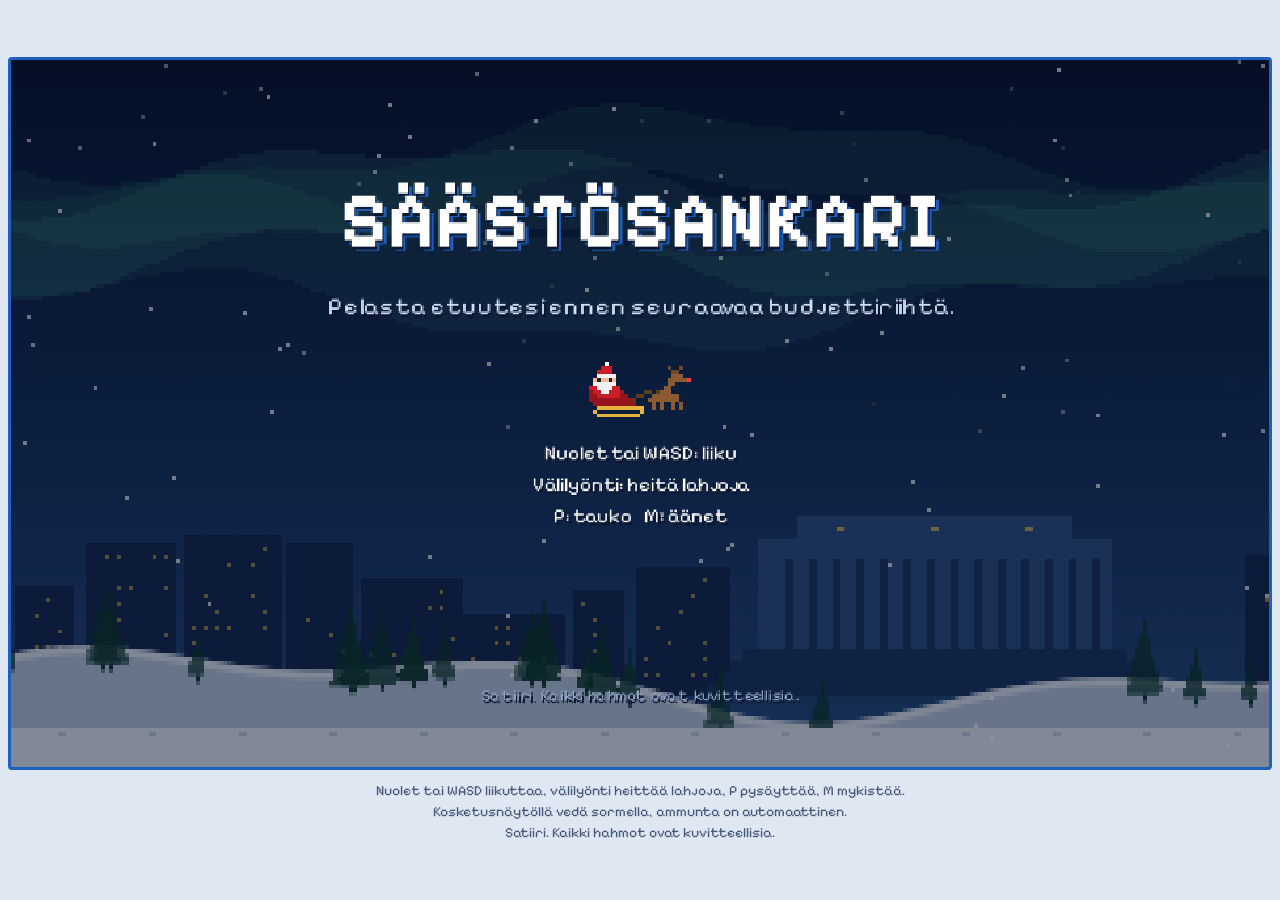
<file: Games/Game1/index.html>
<!doctype html>
<html lang="fi">
<head>
<meta charset="utf-8">
<meta name="viewport" content="width=device-width, initial-scale=1, viewport-fit=cover">
<title>Säästösankari</title>
<link rel="preconnect" href="https://fonts.googleapis.com">
<link rel="preconnect" href="https://fonts.gstatic.com" crossorigin>
<link href="https://fonts.googleapis.com/css2?family=Pixelify+Sans:wght@400;700&display=swap" rel="stylesheet">
<style>
:root{
  --bg:#dfe7f2; --ink:#10203f; --muted:#45597a; --frame:#1f5fbf;
  box-sizing:border-box;
  padding-top:env(safe-area-inset-top,0px);
  padding-bottom:env(safe-area-inset-bottom,0px);
}
@media (prefers-color-scheme: dark){
  :root:not([data-theme="light"]){ --bg:#060f20; --ink:#e8eef7; --muted:#8fa3c2; --frame:#1d3b6b; }
}
:root[data-theme="dark"]{ --bg:#060f20; --ink:#e8eef7; --muted:#8fa3c2; --frame:#1d3b6b; }
*,*::before,*::after{box-sizing:inherit}
html{height:100%; scroll-padding-top:env(safe-area-inset-top,0px)}
body{
  margin:0; height:100%; background:var(--bg); color:var(--ink);
  font-family:"Pixelify Sans", ui-monospace, "Courier New", monospace;
  display:flex; flex-direction:column; align-items:center; justify-content:center;
  gap:10px; overflow:hidden;
}
#wrap{
  width:min(calc(100vw - 16px), calc((100vh - 90px) * 16 / 9));
  aspect-ratio:16/9;
}
canvas{
  width:100%; height:100%; display:block;
  image-rendering:pixelated; image-rendering:crisp-edges;
  border:3px solid var(--frame); border-radius:4px;
  touch-action:none; background:#0b1a3a;
}
canvas:focus-visible{outline:3px solid #ffd34d; outline-offset:3px}
.note{margin:0; font-size:14px; line-height:1.5; color:var(--muted); text-align:center; max-width:70ch; padding:0 12px}
</style>
</head>
<body>
<div id="wrap"><canvas id="c" tabindex="0" aria-label="Säästösankari-peli"></canvas></div>
<p class="note">Nuolet tai WASD liikuttaa, välilyönti heittää lahjoja, P pysäyttää, M mykistää. Kosketusnäytöllä vedä sormella, ammunta on automaattinen.<br>Satiiri. Kaikki hahmot ovat kuvitteellisia.</p>

<script>
(() => {
const cv = document.getElementById('c'), ctx = cv.getContext('2d');
const W = 320, H = 180, S = 3;
cv.width = W * S; cv.height = H * S;
ctx.imageSmoothingEnabled = false;

const FONT = '"Pixelify Sans", ui-monospace, "Courier New", monospace';
const C = {
  roof:'#2a2f45', wall:'#a8352b', trim:'#f2f2ea', win:'#ffd34d', door:'#5a3420',
  nose:'#2f6fd6', chim:'#6b6f80', ski:'#9aa6b8', red:'#d0202f', redD:'#8c1220',
  ink:'#1a1a22', paper:'#f4f6fb', line:'#9fb0c8', yel:'#ffcf3a', crust:'#c9893f',
  egg:'#ffd96a', blue:'#1f5fbf', coffee:'#6b3d1e', grey:'#8a8f9c'
};

// ---------- sprites ----------
function spr(rows, pal){
  const w = Math.max(...rows.map(r => r.length)), h = rows.length;
  const c = document.createElement('canvas'); c.width = w; c.height = h;
  const x = c.getContext('2d');
  rows.forEach((r, j) => [...r.padEnd(w, '.')].forEach((ch, i) => {
    if (ch !== '.' && pal[ch]) { x.fillStyle = pal[ch]; x.fillRect(i, j, 1, 1); }
  }));
  return c;
}
const SP = {
  player: spr([
    "....w.....................",
    "...RRR..............B..B..",
    "..RRRR...............BB...",
    "..WWWWW..............NNN..",
    ".fkffkf.............NNNNNr",
    ".WWWWWW.............NN....",
    "RRWWWWRR...........NN.....",
    "dRRWWRRRd.....ll.lNNN.....",
    "ddRRRRRRdd..ll..NNNNNNN...",
    "dddddddddddl...NNNNNNNN...",
    ".ddddddddddd....N.N..N.N..",
    "..GGGGGGGGGGGG..N.N..N.N..",
    ".G...........G............",
    "..GGGGGGGGGGG.............",
  ], {w:'#ffffff', R:'#c81e28', W:'#f0f0f0', f:'#f0be96', k:C.ink, d:'#96141e', G:'#e6b43c', B:'#6e4628', N:'#8c5a32', r:'#ff3c3c', l:'#5a3c1e'}),
  alv: spr([
    "....YYYY....",
    "..YYYYYYYY..",
    ".YYYYYYYYYY.",
    ".YYYYYYYYYY.",
    "YYYYYYYYYYYY",
    "YYYYYYYYYYYY",
    "YYYYYYYYYYYY",
    "YYYYYYYYYYYY",
    ".YYYYYYYYYY.",
    ".YYYYYYYYYY.",
    "..YYYYYYYY..",
    "....YYYY....",
  ], {Y:C.yel}),
  plane: spr([
    "ss.........rrrr",
    "hss........r..r",
    "..hss.....rrrrr",
    "....hss..rr....",
    "......kkk......",
    "....hss..rr....",
    "..hss.....rrrrr",
    "hss........r..r",
    "ss.........rrrr",
  ], {s:'#c7ced9', h:'#f0f4fa', k:C.ink, r:C.red}),
  planeShut: spr([
    "...............",
    "...........rrrr",
    "...........r..r",
    "hhhhhhhs..rrrrr",
    ".sssssskkkr....",
    "hhhhhhhs..rrrrr",
    "...........r..r",
    "...........rrrr",
    "...............",
  ], {s:'#c7ced9', h:'#f0f4fa', k:C.ink, r:C.red}),
  loco: spr([
    "......wwwwwwwwwwwwwwwwww",
    "....wwwwwwwwwwwwwwwwwwww",
    "..wwbbbbwwwwwwwwwwwwwwww",
    ".wwbbbbbwwwyywwyywwyywww",
    "wwwwwwwwwwwyywwyywwyywww",
    "wwwwwwwwwwwwwwwwwwwwwwww",
    "gggggggggggggggggggggggg",
    "wwwwwwwwwwwwwwwwwwwwwwww",
    "wwwwwwwwwwwwwwwwwwwwwwww",
    ".kkkkkkkkkkkkkkkkkkkkkkk",
    "..kkk.kkk.......kkk.kkk.",
    "...k...k.........k...k..",
  ], {w:'#f2f4f0', b:'#1e325a', y:C.win, g:'#289650', k:'#1e1e26'}),
  car: spr([
    "wwwwwwwwwwwwwwwwwwwwww",
    "wwwwwwwwwwwwwwwwwwwwww",
    "wwwwwwwwwwwwwwwwwwwwww",
    "wwyywwyywwyywwyywwyyww",
    "wwyywwyywwyywwyywwyyww",
    "wwwwwwwwwwwwwwwwwwwwww",
    "gggggggggggggggggggggg",
    "wwwwwwwwwwwwwwwwwwwwww",
    "wwwwwwwwwwwwwwwwwwwwww",
    "kkkkkkkkkkkkkkkkkkkkkk",
    ".kkk.kkk......kkk.kkk.",
    "..k...k........k...k..",
  ], {w:'#f2f4f0', y:C.win, g:'#289650', k:'#1e1e26'}),
  minister: spr([
    "....HHHHHH....",
    "...HHHHHHHH...",
    "...HHffffHH...",
    "..fglkgglkgf..",
    "...ffffffff...",
    "...fffmmfff...",
    "....ffffff....",
    ".....ffff.....",
    ".....ffff.....",
    "...SSwrrwSS...",
    "..SSSwrrwSSS..",
    ".SSSSSrrSSSSS.",
    "SSSSSSrrSSSSSS",
    "fSSSSSrrSSSSSf",
    "fSSSSSSSSSSSSf",
    "..SSSSSSSSSS..",
    "..SSSSSSSSSS..",
    "..SSSS..SSSS..",
    "..SSSS..SSSS..",
    "..SSSS..SSSS..",
    "..kkkk..kkkk..",
  ], {H:'#4a3426', f:'#e2b48c', k:C.ink, m:'#8c3232', S:'#343a4e', w:C.trim, r:C.red, g:'#1e1e28', l:'#c8e1f5'}),
  gullA: spr([
    "....gg....gg..",
    ".....gg..gg...",
    "......gggg....",
    ".ywewwwwwwwk..",
    "..wwwwwwwwwwkk",
    "..............",
    "..............",
  ], {g:'#9aa3b5', w:'#f4f6fb', y:'#ffb43a', e:C.ink, k:'#2a2a30'}),
  gullB: spr([
    "..............",
    "..............",
    "..............",
    ".ywewwwwwwwk..",
    "..wwwwwwwwwwkk",
    ".....gggg.....",
    "....gg..gg....",
  ], {g:'#9aa3b5', w:'#f4f6fb', y:'#ffb43a', e:C.ink, k:'#2a2a30'}),
  letter: spr([
    "wwwwwwwwwwww",
    "wbwwwwwwwwbw",
    "wwbwwwwwwbww",
    "wwwbwwwwbwww",
    "wwwwbRRbwwww",
    "wwwwwRRwwwww",
    "wwwwwwwwwwww",
    "wwwwwwwwwwww",
  ], {w:'#f4efe2', b:'#9fb0c8', R:C.red}),
  miniPlane: spr([
    "ww....",
    "rwww..",
    ".wgwww",
    "rwww..",
    "ww....",
  ], {w:'#f4f6fb', g:'#9fb0c8', r:'#ff4f7a'}),
  form: spr([
    "wwwwwwww..",
    "wggggggww.",
    "wwwwwwwwww",
    "wggggwwwww",
    "wwwwwwwwww",
    "wgggggggww",
    "wwwwwwwwww",
    "wggggggwww",
    "wwwwwwwwww",
    "wwwwwwRRRw",
    "wwwwwwRwRw",
    "wwwwwwwwww",
  ], {w:C.paper, g:C.line, R:C.red}),
  salmiakki: spr([
    "...kk...",
    "..kKKk..",
    ".kKKKKk.",
    "kKKKKKKk",
    "kKKKKKKk",
    ".kKKKKk.",
    "..kKKk..",
    "...kk...",
  ], {k:C.grey, K:'#111'}),
  kahvi: spr([
    "..s.s...",
    ".s.s....",
    "wwwwww..",
    "wbbbbwww",
    "wbbbbw.w",
    "wbbbbwww",
    ".wwww...",
    "wwwwwww.",
  ], {s:'#c9d2e0', w:C.trim, b:C.coffee}),
  piirakka: spr([
    "........",
    ".pppppp.",
    "ppoooopp",
    "poooooop",
    "ppoooopp",
    ".pppppp.",
  ], {p:C.crust, o:C.egg}),
  sisu: spr([
    "wwwwwwww",
    "wwBBwwww",
    "BBBBBBBB",
    "BBBBBBBB",
    "wwBBwwww",
    "wwBBwwww",
    ".wBBwww.",
    "..wwww..",
  ], {w:C.trim, B:C.blue}),
};

// ---------- backgrounds ----------
function rng(seed){ return () => { seed |= 0; seed = seed + 0x6D2B79F5 | 0; let t = Math.imul(seed ^ seed >>> 15, 1 | seed); t = t + Math.imul(t ^ t >>> 7, 61 | t) ^ t; return ((t ^ t >>> 14) >>> 0) / 4294967296; }; }
function makeSkyline(){
  const c = document.createElement('canvas'); c.width = 480; c.height = 70;
  const x = c.getContext('2d'), r = rng(7);
  let px = 0;
  while (px < 480) {
    const w = 10 + r() * 22 | 0, h = 12 + r() * 30 | 0;
    if (px > 180 && px < 310) { px += w; continue; }
    x.fillStyle = '#132a52'; x.fillRect(px, 70 - h, w, h);
    x.fillStyle = 'rgba(255,211,77,.55)';
    for (let yy = 70 - h + 3; yy < 68; yy += 4)
      for (let xx = px + 2; xx < px + w - 2; xx += 3) if (r() < .25) x.fillRect(xx, yy, 1, 1);
    px += w + (r() * 4 | 0);
  }
  // A columned parliament-style building on a hill
  const bx = 200;
  x.fillStyle = '#1c3766';
  for (let s = 0; s < 4; s++) x.fillRect(bx - 4 - s * 3, 58 + s * 3, 98 + s * 6, 3);
  x.fillStyle = '#2d4f88'; x.fillRect(bx, 30, 90, 28); x.fillRect(bx + 10, 24, 70, 6);
  x.fillStyle = '#1c3766'; for (let i = 0; i < 14; i++) x.fillRect(bx + 7 + i * 6, 35, 2, 23);
  x.fillStyle = 'rgba(255,211,77,.7)'; x.fillRect(bx + 20, 27, 2, 1); x.fillRect(bx + 44, 27, 2, 1); x.fillRect(bx + 68, 27, 2, 1);
  return c;
}
function makeHills(){
  const c = document.createElement('canvas'); c.width = 640; c.height = 60;
  const x = c.getContext('2d'), r = rng(42);
  const top = [];
  for (let i = 0; i < 640; i++) {
    const h = 20 + Math.sin(i / 640 * Math.PI * 4) * 7 + Math.sin(i / 640 * Math.PI * 10) * 4;
    top[i] = 60 - h;
    x.fillStyle = '#b9cbe3'; x.fillRect(i, top[i], 1, h);
    x.fillStyle = '#e4edf8'; x.fillRect(i, top[i], 1, 2);
  }
  x.fillStyle = '#0e3a30';
  for (let n = 0; n < 34; n++) {
    const tx = r() * 640 | 0, th = 10 + r() * 12 | 0, base = top[tx] + 4;
    for (const ox of [0, -640, 640]) {
      for (let row = 0; row < th; row++) {
        const w = Math.max(1, Math.round(row * 0.55 * (row % 3 === 0 ? 0.8 : 1)));
        x.fillRect(tx + ox - (w >> 1), base - th + row, w, 1);
      }
      x.fillRect(tx + ox, base, 1, 2);
    }
  }
  return c;
}
function makeFarShore(){
  const c = document.createElement('canvas'); c.width = 480; c.height = 30;
  const x = c.getContext('2d');
  x.fillStyle = '#3d2f55';
  for (let i = 0; i < 480; i++) {
    const h = 9 + Math.sin(i / 480 * Math.PI * 6) * 3 + Math.sin(i / 480 * Math.PI * 16) * 2 + ((i % 7) < 3 ? 2 : 0) + ((i % 13) === 0 ? 3 : 0);
    x.fillRect(i, 30 - h, 1, h);
  }
  return c;
}
function makeIslands(){
  const c = document.createElement('canvas'); c.width = 640; c.height = 52;
  const x = c.getContext('2d'), r = rng(23);
  const isl = [[70, 70, 12], [250, 110, 15], [430, 60, 10], [560, 80, 13]];
  isl.forEach(([cx, w, rh], idx) => {
    for (let dx = -w / 2; dx <= w / 2; dx++) {
      const hh = Math.round(Math.sqrt(Math.max(0, 1 - (dx / (w / 2)) ** 2)) * rh);
      x.fillStyle = '#6e5b6f'; x.fillRect(cx + dx, 52 - hh, 1, hh);
      x.fillStyle = '#9a8090'; x.fillRect(cx + dx, 52 - hh, 1, 1);
    }
    x.fillStyle = '#22203a';
    const n = Math.floor(w / 9);
    for (let k = 0; k < n; k++) {
      const tx = Math.round(cx - w / 2 + 6 + k * (w - 12) / Math.max(1, n - 1)), th = 12 + r() * 14 | 0;
      const base = 52 - Math.round(Math.sqrt(Math.max(0, 1 - ((tx - cx) / (w / 2)) ** 2)) * rh) + 2;
      if (idx === 1 && Math.abs(tx - cx) < 22) continue;
      for (let row = 0; row < th; row++) { const ww = Math.max(1, Math.round(row * .5)); x.fillRect(tx - (ww >> 1), base - th + row, ww, 1); }
    }
    if (idx === 1) {
      const hx = cx - 14, hy = 52 - rh - 6;
      x.fillStyle = '#2a2f45'; x.fillRect(hx - 1, hy - 4, 18, 2); x.fillRect(hx + 1, hy - 6, 14, 2);
      x.fillStyle = '#a8352b'; x.fillRect(hx, hy - 2, 16, 8);
      x.fillStyle = '#f2f2ea'; x.fillRect(hx, hy - 2, 1, 8); x.fillRect(hx + 15, hy - 2, 1, 8);
      x.fillStyle = '#ffd34d'; x.fillRect(hx + 3, hy, 3, 3); x.fillRect(hx + 10, hy, 3, 3);
      x.fillStyle = '#a8352b'; x.fillRect(hx + 20, hy + 1, 9, 5);
      x.fillStyle = '#2a2f45'; x.fillRect(hx + 19, hy - 1, 11, 2);
      x.fillStyle = '#6b6f80'; x.fillRect(hx + 26, hy - 4, 2, 3);
      x.fillStyle = '#7a4e28'; x.fillRect(cx - 50, 47, 26, 2); x.fillRect(cx - 48, 49, 1, 3); x.fillRect(cx - 30, 49, 1, 3);
    }
  });
  return c;
}
const BG = { sky: makeSkyline(), hills: makeHills(), far: makeFarShore(), isl: makeIslands() };
const stars = Array.from({length:70}, () => ({x:Math.random()*W, y:Math.random()*95, p:Math.random()*6}));
const snow = Array.from({length:55}, () => ({x:Math.random()*W, y:Math.random()*H, s:.5+Math.random()}));

// ---------- audio ----------
let actx = null, muted = false;
function ensureAudio(){ if (!actx) { try { actx = new (window.AudioContext || window.webkitAudioContext)(); } catch(e) {} } if (actx && actx.state === 'suspended') actx.resume(); }
function beep(f, d, type='square', vol=.04, slide=0){
  if (!actx || muted) return;
  const t = actx.currentTime, o = actx.createOscillator(), g = actx.createGain();
  o.type = type; o.frequency.setValueAtTime(f, t);
  if (slide) o.frequency.exponentialRampToValueAtTime(Math.max(30, f + slide), t + d);
  g.gain.setValueAtTime(vol, t); g.gain.exponentialRampToValueAtTime(.0001, t + d);
  o.connect(g).connect(actx.destination); o.start(t); o.stop(t + d);
}

// ---------- text ----------
const HIT_LINES = [
  "Lahjabudjettia leikattu 15 %.",
  "Onnittelut! Osallistuit talkoisiin.",
  "Etuutesi on indeksijäädytetty.",
  "Tämä osuma oli rakenteellinen uudistus.",
  "Kipu on väliaikaista, säästöt pysyviä.",
  "Kiitos, että kannat vastuusi!",
  "Asumistukesi tarkistettiin. Alaspäin.",
];
const KILL_LINES = ["Leikkaus peruttu!", "Lomake käsitelty", "Veronkorotus torjuttu", "Säästölista silputtu", "Sakset tylsytetty!"];
const TAUNTS = ["Yliviivataan!", "Tämä on vastuullista!", "Ei ole varaa!", "Kaikki on leikattavissa!", "Talkoot jatkuvat!", "Kehykset ovat kehykset!"];
const KTAUNTS = ["Kirjattu hallitusohjelmaan!", "Sivu 214, kohta 7!", "Tämä on sovittu!", "Uudistus etenee!"];
const MIN_LINES = ["Ei ole varaa!", "Talkoot jatkuvat!"];
const TRAIN_KILL = ["Vaunu irrotettu!", "Hanke jäädytetty!", "Aikataulu venyi!", "Selvitys kesken!"];
const POWER = {
  salmiakki:"Salmiakki: kolmoislaukaus!", kahvi:"Kahvi: vauhtia!",
  piirakka:"Karjalanpiirakka: +1 elämä", sisu:"Sisu: suojakilpi!"
};
const pick = a => a[Math.random() * a.length | 0];
const euro = n => n.toLocaleString('fi-FI') + ' €';

function T(s, x, y, size, col='#fff', al='left', bold=false, sh='#0a1530'){
  ctx.font = `${bold ? 700 : 400} ${size}px ${FONT}`;
  ctx.textAlign = al; ctx.textBaseline = 'top';
  if (sh) { ctx.fillStyle = sh; ctx.fillText(s, x + .6, y + .6); }
  ctx.fillStyle = col; ctx.fillText(s, x, y);
}

// ---------- input ----------
const keys = {};
let touching = false, tx = 0, ty = 0;
addEventListener('keydown', e => {
  keys[e.code] = true; ensureAudio();
  if (['Space','ArrowUp','ArrowDown','ArrowLeft','ArrowRight'].includes(e.code)) e.preventDefault();
  if ((e.code === 'Space' || e.code === 'Enter') && canStart()) advance();
  if (e.code === 'KeyP' && (state === 'play' || state === 'boss')) paused = !paused;
  if (e.code === 'KeyM') muted = !muted;
});
addEventListener('keyup', e => { keys[e.code] = false; });
function setTouch(e){ const r = cv.getBoundingClientRect(); tx = (e.clientX - r.left) / r.width * W; ty = (e.clientY - r.top) / r.height * H; }
cv.addEventListener('pointerdown', e => { ensureAudio(); cv.focus(); if (canStart()) { advance(); return; } touching = true; setTouch(e); });
cv.addEventListener('pointermove', e => { if (touching) setTouch(e); });
['pointerup','pointercancel','pointerleave'].forEach(n => cv.addEventListener(n, () => { touching = false; }));
document.addEventListener('visibilitychange', () => { if (document.hidden && (state === 'play' || state === 'boss')) paused = true; });

// ---------- game state ----------
let level = 1, levelStartScore = 0;
let state = 'title', stateT = 0, paused = false;
let schedule = [], groups = {}, gidN = 0, evs = [];
let p, bullets, enemies, ebullets, powerups, parts, floats, banner, boss, score, lt, spawnT, shake, scroll, birches;

function canStart(){ return state === 'title' || ((state === 'over' || state === 'win' || state === 'inter') && stateT > 0.8); }
function advance(){ if (state === 'inter') startLevel(2, false); else if (state === 'over') retry(); else startGame(); }
function startGame(){ startLevel(1, true); }
function retry(){ score = levelStartScore; p.lives = 3; startLevel(level, false); }
function startLevel(n, fresh){
  level = n;
  if (fresh || !p) { score = 0; p = {lives:3}; }
  Object.assign(p, {x:30, y:80, inv:1.5, cd:0, triple:0, speed:0, shield:0, smoke:0});
  levelStartScore = score;
  bullets = []; enemies = []; ebullets = []; powerups = []; parts = []; floats = [];
  boss = null; lt = 0; spawnT = 1.5; groups = {}; evs = []; shake = 0; paused = false; birches = [];
  schedule = LV[n].sched();
  setState('play');
  showBanner(LV[n].title, LV[n].sub, 3);
  beep(440, .12, 'square', .05, 220); setTimeout(() => beep(660, .15, 'square', .05, 220), 120);
}
function setState(s){ state = s; stateT = 0; }
function showBanner(text, sub='', dur=2.2){ banner = {text, sub, t:0, dur}; }
function float(s, x, y, col='#fff', size=5){ floats.push({s, x, y, t:0, dur:1.2, col, size}); }
function burst(x, y, col, n=8, sp=60){
  for (let i = 0; i < n; i++) { const a = Math.random() * Math.PI * 2, v = sp * (.3 + Math.random());
    parts.push({x, y, vx:Math.cos(a)*v, vy:Math.sin(a)*v, t:0, dur:.4 + Math.random()*.4, col}); }
}
const hit = (a, b) => a.x < b.x + b.w && a.x + a.w > b.x && a.y < b.y + b.h && a.y + a.h > b.y;
const pbox = () => ({x:p.x + 3, y:p.y + 4, w:18, h:7});

function spawn(type, y = 14 + Math.random() * (H - 40)){
  const R = Math.random;
  let e = {type, x:W + 8, y, t:0, flash:0};
  if (type === 'alv') Object.assign(e, {w:12, h:12, hp:3, vx:-40, vy:(R()-.5)*30, val:2500, col:C.yel});
  if (type === 'plane') {
    const dx = p.x - e.x, dy = (p.y + 5) - y, d = Math.hypot(dx, dy) || 1;
    Object.assign(e, {w:15, h:9, hp:1, vx:dx/d*105, vy:dy/d*105, val:1500, col:'#c7ced9'});
  }
  if (type === 'form') Object.assign(e, {w:10, h:12, hp:2, vx:-32, st:1 + R(), val:2000, col:C.paper});
  if (type === 'gull') Object.assign(e, {w:14, h:7, hp:1, vx:-85, base:y, ph:R()*6, val:1200, col:'#e8ecf2', dive:true});
  if (type === 'letter') Object.assign(e, {w:12, h:8, hp:2, vx:-30, st:1 + R(), val:2000, col:'#f4efe2'});
  if (type === 'ice') Object.assign(e, {w:12, h:12, hp:3, vx:-38, vy:(R()-.5)*30, val:2500, col:'#bfe9ff'});
  enemies.push(e); return e;
}
function spawnSmallAlv(x, y){
  for (const s of [-1, 1]) enemies.push({type:'alvs', x, y, w:7, h:7, hp:1, vx:-60, vy:s*45, t:0, flash:0, val:500, col:C.yel});
}
function fanfare(){ beep(523, .12); setTimeout(() => beep(784, .12), 110); setTimeout(() => beep(1046, .25), 220); }
function newGroup(total, bonus, winT, winS, failT){
  const g = ++gidN; groups[g] = {left:total, killed:0, total, bonus, winT, winS, failT}; return g;
}
function groupPartGone(e, killed){
  const g = groups[e.gid]; if (!g) return;
  g.left--; if (killed) g.killed++;
  if (g.left === 0) {
    if (g.killed === g.total) { score += g.bonus; showBanner(g.winT, g.winS, 2.6); fanfare(); if (g.onWin) g.onWin(); }
    else if (g.killed > 0 && g.failT) float(g.failT, 100, 150, '#cfe0f7', 5);
    delete groups[e.gid];
  }
}
function spawnTrain(){
  const gid = newGroup(3, 25000, "Koko tunnin juna pysäytetty!", "Bonus +" + euro(25000), "Juna jatkoi matkaa. Myöhässä.");
  const parts3 = [['loco', 0, 24, 8, 8000], ['car', 26, 22, 5, 5000], ['car', 50, 22, 5, 5000]];
  for (const [part, off, w, hp, val] of parts3)
    enemies.push({type:'train', part, gid, x:W + 8 + off, y:158, w, h:12, hp, vx:-48, t:0, flash:0, val, col:'#f2f4f0'});
  showBanner("Tunnin juna lähestyy!", "Aikataulu: joskus. Tuhoa koko juna bonuksesta.", 2.6);
  beep(330, .25, 'triangle', .07); setTimeout(() => beep(262, .4, 'triangle', .07), 260);
}
function spawnMinister(){
  enemies.push({type:'minister', x:W + 6, y:50 + Math.random() * 60, base:0, w:14, h:21, hp:12, vx:-45, t:0, flash:0, st:1.4, say:0, sayI:0, sayT:.6, val:10000, col:'#343a4e', leaving:false});
  showBanner("Leikkausministeri saapuu", "Tiedotustilaisuus alkaa", 2.4);
  beep(196, .3, 'square', .05, 40);
}
function startDatacenter(){
  const ev = {kind:'dc', x:W + 40, y:H, top:118, t:0, w:72, cold:false};
  ev.gid = newGroup(3, 30000, "Datakeskus jäähdytetty!", "Metsä ei ollutkaan myytävänä. Bonus +" + euro(30000), "Datakeskus valmistui. Sähkölasku jäi Suomeen.");
  groups[ev.gid].onWin = () => { ev.cold = true; };
  for (let i = 0; i < 3; i++) enemies.push({type:'fan', gid:ev.gid, ev, ox:4 + i * 23, oy:-7, x:ev.x, y:ev.y, w:18, h:7, hp:5, t:0, flash:0, st:1.2 + i * .7, val:6000, col:'#9aa3b5'});
  evs.push(ev);
  showBanner("Datakeskus rakentuu!", "Luonto myyty edullisesti. Sammuta jäähdytyspuhaltimet.", 3);
  beep(120, .5, 'sawtooth', .05, 80);
}
function startWreck(){
  const ev = {kind:'wreck', x:W + 10, t:0, saved:false, closed:false, drop:null, bx:0, by:0};
  ev.gid = newGroup(1, 30000, "Terveysasema pelastettu!", "Purkupallo pysäytetty. Bonus +" + euro(30000), null);
  groups[ev.gid].onWin = () => { ev.saved = true; ev.drop = {vy:0}; };
  ev.cab = {type:'cab', gid:ev.gid, ev, x:0, y:30, w:14, h:10, hp:15, t:0, flash:0, val:8000, col:'#ffcf3a'};
  enemies.push(ev.cab); evs.push(ev);
  showBanner("Terveysaseman lakkautus!", "Pysäytä purkupallo ampumalla nosturin ohjaamoa", 3);
  beep(140, .4, 'square', .05, -40);
}
function startSelvitys(){
  enemies.push({type:'case', x:W + 8, y:60, base:0, w:18, h:13, hp:14, vx:-40, t:0, flash:0, st:1, val:8000, col:'#7a4e28', leaving:false});
  showBanner("Asiasta tilataan selvitys", "...ja selvitys selvityksestä", 2.6);
  beep(260, .2, 'triangle', .05); setTimeout(() => beep(260, .2, 'triangle', .05), 220);
}
function startMine(){
  const ev = {kind:'mine', x:W + 20, y:180, top:140, t:0, w:96, won:false};
  ev.gid = newGroup(3, 30000, "Kaivos suljettu!", "Saimaa kiittää. Bonus +" + euro(30000), "Kaivos aloitti. Voitot lähtivät ulkomaille.");
  groups[ev.gid].onWin = () => { ev.won = true; };
  for (let i = 0; i < 3; i++) enemies.push({type:'rig', gid:ev.gid, ev, ox:10 + i * 28, x:ev.x, y:ev.y, w:10, h:22, hp:6, t:0, flash:0, st:1.5 + i * .8, val:6000, col:'#8a8f9c'});
  evs.push(ev);
  showBanner("Kaivoshanke Saimaalla!", "Lupa myönnettiin pikakaistalla. Pysäytä porat.", 3);
  beep(100, .5, 'sawtooth', .05, 50);
}
function startBlimp(){
  const ev = {kind:'blimp', x:W + 10, y:24, t:0, down:false};
  ev.gid = newGroup(3, 35000, "Velkajarru-ilmalaiva pakkolaskussa!", "Bonus +" + euro(35000), "Ilmalaiva lensi ohi. Velka kasvoi silti.");
  groups[ev.gid].onWin = () => { ev.down = true; };
  enemies.push({type:'prop', gid:ev.gid, ev, ox:78, oy:3, x:ev.x, y:ev.y, w:7, h:7, hp:6, t:0, flash:0, val:6000, col:'#9aa3b5'});
  enemies.push({type:'prop', gid:ev.gid, ev, ox:78, oy:15, x:ev.x, y:ev.y, w:7, h:7, hp:6, t:0, flash:0, val:6000, col:'#9aa3b5'});
  enemies.push({type:'gondola', gid:ev.gid, ev, ox:28, oy:23, x:ev.x, y:ev.y, w:20, h:8, hp:8, t:0, flash:0, st:1.2, val:8000, col:'#6b7180'});
  evs.push(ev);
  showBanner("Velkajarru-ilmalaiva lähestyy", "Velkalaskuri pyörii. Ammu potkurit ja gondoli.", 3);
  beep(90, .7, 'triangle', .06, 20);
}
function startGulls(){
  const gid = newGroup(9, 20000, "Lokkiparvi karkotettu!", "Makkarasi on turvassa. Bonus +" + euro(20000), "Lokit veivät makkaran.");
  for (let i = 0; i < 9; i++) { const row = Math.abs(i - 4), y = 75 + (i - 4) * 10;
    enemies.push({type:'gull', gid, x:W + 8 + row * 14, y, base:y, w:14, h:7, hp:1, vx:-70, t:0, ph:row * .5, flash:0, val:800, col:'#e8ecf2'}); }
  showBanner("Leikkauslokit hyökkäävät!", "Ne vievät makkarasi ja asumistukesi.", 2.6);
  beep(880, .1, 'square', .04, 300); setTimeout(() => beep(990, .1, 'square', .04, 300), 120);
}
const EVENTS = {train:spawnTrain, minister:spawnMinister, dc:startDatacenter, wreck:startWreck, selvitys:startSelvitys, mine:startMine, blimp:startBlimp, gulls:startGulls};
const j2 = () => Math.random() * 2;
const LV = {
  1: {title:"Taso 1: Arkadianmäki", sub:"Pelasta etuutesi ennen budjettiriihtä", goal:"Budjettiriihi", len:76,
      sched:() => [[9 + j2(), 'train'], [19 + j2(), 'minister'], [27 + j2(), 'dc'], [41 + j2(), 'wreck'], [52 + j2(), 'minister'], [60 + j2(), 'selvitys']],
      bag:t => { const b = ['plane','plane','plane']; if (t > 6) b.push('alv','alv'); if (t > 15) b.push('form','form'); return b; },
      boss:() => startPenBoss()},
  2: {title:"Taso 2: Saimaa", sub:"Kesäyö järvellä. Etuudet ovat yhä vaarassa.", goal:"Kehysriihi", len:72,
      sched:() => [[10 + j2(), 'mine'], [23 + j2(), 'minister'], [33 + j2(), 'blimp'], [48 + j2(), 'gulls'], [58 + j2(), 'minister']],
      bag:t => { const b = ['gull','gull','gull','plane']; if (t > 5) b.push('letter','letter'); if (t > 12) b.push('ice','ice'); return b; },
      boss:() => startKraken()},
};
function busy(){ return evs.length > 0 || enemies.some(e => e.gid || e.type === 'minister' || e.type === 'case'); }
function director(dt){
  if (schedule.length && lt >= schedule[0][0]) EVENTS[schedule.shift()[1]]();
  spawnT -= dt;
  if (spawnT > 0 || lt >= LV[level].len) return;
  spawnT = Math.max(.6, 1.25 - lt * .008) * (busy() ? 1.6 : 1);
  spawn(pick(LV[level].bag(lt)));
}

function damage(){
  if (p.inv > 0) return;
  if (p.shield > 0) { p.shield = 0; p.inv = 1; float("Sisu piti!", p.x, p.y - 6, '#9cc4ff'); beep(300, .15, 'triangle', .06); return; }
  p.lives--; p.inv = 1.6; shake = .3;
  burst(p.x + 8, p.y + 6, C.wall, 14, 80);
  beep(160, .3, 'sawtooth', .07, -100);
  if (p.lives <= 0) { setState('over'); beep(220, .6, 'square', .06, -150); return; }
  showBanner(pick(HIT_LINES), '', 2);
}

function killEnemy(e){
  e.dead = true; score += e.val;
  burst(e.x + e.w/2, e.y + e.h/2, e.col, 8);
  beep(520 + Math.random()*200, .08, 'square', .035, -300);
  if (e.type === 'alv') spawnSmallAlv(e.x, e.y + 2);
  if (e.type === 'ice') for (const sgn of [-1, 1]) enemies.push({type:'ices', x:e.x + 3, y:e.y + 3, w:6, h:6, hp:1, vx:-60, vy:sgn * 45, t:0, flash:0, val:500, col:'#bfe9ff'});
  if (e.gid) groupPartGone(e, true);
  if (e.type === 'train') { burst(e.x + e.w/2, e.y + 6, C.win, 10, 70); shake = .12;
    float(pick(TRAIN_KILL) + ' +' + euro(e.val), e.x, e.y - 8, '#ffe37a', 4.5); }
  else if (e.type === 'rig') { burst(e.x + 5, e.y + 10, '#8a8f9c', 14, 80); float("Pora pysäytetty! +" + euro(e.val), e.x - 10, e.y - 8, '#ffe37a', 4.5); }
  else if (e.type === 'prop') { burst(e.x + 3, e.y + 3, '#9aa3b5', 10, 70); float("Potkuri irti! +" + euro(e.val), e.x - 10, e.y - 6, '#ffe37a', 4.5); }
  else if (e.type === 'gondola') { burst(e.x + 10, e.y + 4, '#6b7180', 14, 80); float("Gondoli pudotettu! +" + euro(e.val), e.x - 10, e.y + 10, '#ffe37a', 4.5); }
  else if (e.type === 'gull') float(Math.random() < .35 ? "Lokki karkotettu!" : '+' + euro(e.val), e.x, e.y - 4, '#ffe37a', 4.5);
  else if (e.type === 'letter') float(Math.random() < .4 ? "Palautettu lähettäjälle!" : '+' + euro(e.val), e.x, e.y - 4, '#ffe37a', 4.5);
  else if (e.type === 'ice') float("Indeksi sulatettu! +" + euro(e.val), e.x, e.y - 4, '#ffe37a', 4.5);
  else if (e.type === 'fan') { burst(e.x + 9, e.y + 3, '#9aa3b5', 12, 80); float("Puhallin sammui! +" + euro(e.val), e.x - 10, e.y - 8, '#ffe37a', 4.5); }
  else if (e.type === 'cab') { burst(e.x + 7, e.y + 5, C.yel, 16, 90); shake = .15; }
  else if (e.type === 'case') { burst(e.x + 9, e.y + 6, '#7a4e28', 16, 90); shake = .15; showBanner("Selvitysryhmä lakkautettu!", "Asia on nyt selvitetty. +" + euro(e.val), 2.2); }
  else if (e.type === 'folder') float(Math.random() < .5 ? "Selvitys hylätty" : '+' + euro(e.val), e.x, e.y - 4, '#ffe37a', 4);
  else if (e.type === 'minister') { burst(e.x + 7, e.y + 10, '#969ca8', 16, 90); shake = .15;
    showBanner("Leikkausministeri lähti tauolle!", "+" + euro(e.val), 2); }
  else float(Math.random() < .3 ? pick(KILL_LINES) : '+' + euro(e.val), e.x, e.y - 4, '#ffe37a', 4.5);
  if (Math.random() < .12) {
    const types = ['salmiakki','kahvi','sisu','salmiakki','kahvi'];
    if (p.lives < 5) types.push('piirakka');
    powerups.push({type:pick(types), x:e.x, y:e.y, t:0});
  }
}

function startBoss(){ LV[level].boss(); }
function startPenBoss(){
  setState('boss');
  boss = {kind:'pen', name:'Punakynä-Pomo', x:W + 10, y:70, hp:140, max:140, t:0, shootT:2, laserT:5, laser:null, tauntT:2, flash:0, dead:false, deadT:0};
  showBanner("Punakynä-Pomo saapuu", "Asialistalla: kaikki", 3);
  beep(110, .8, 'sawtooth', .06, 60);
}

function updateBoss(dt){ if (boss.kind === 'kraken') updateKraken(dt); else updatePenBoss(dt); }
function bossBox(b){ return b.kind === 'kraken' ? {x:b.x, y:b.y, w:46, h:54} : {x:b.x + 4, y:b.y + 2, w:60, h:18}; }
function startKraken(){
  setState('boss');
  boss = {kind:'kraken', name:'Hallitusohjelma-Kraken', x:236, y:190, hp:220, max:220, t:0, shootT:2.5, slamT:3, tents:[], tauntT:2.5, flash:0, dead:false, deadT:0};
  showBanner("Hallitusohjelma-Kraken nousee", "Sivuja: 300. Lukijoita: 0.", 3);
  beep(70, 1, 'sawtooth', .07, 40);
}
function updateKraken(dt){
  const b = boss; b.t += dt; b.flash = Math.max(0, b.flash - dt);
  if (b.dead) {
    b.deadT += dt; b.y += 30 * dt; b.tents = [];
    if (Math.random() < .6) parts.push({x:b.x + Math.random() * 46, y:130 + Math.random() * 6, vx:0, vy:-20, t:0, dur:.6, col:'#d9eaff'});
    if (Math.random() < .3) burst(b.x + Math.random() * 46, b.y + Math.random() * 30, pick(['#f4f2ea', '#7b4fb0', '#fff']), 5, 70);
    if (b.deadT > 2.6) { setState('win'); fanfare(); }
    return;
  }
  if (b.y > 62) b.y -= 45 * dt; else b.y = 62 + Math.sin(b.t * .9) * 8;
  const ready = b.y <= 64, rage = b.hp < b.max / 2;
  b.shootT -= dt;
  if (ready && b.shootT <= 0) {
    b.shootT = rage ? 1 : 1.5;
    const n = rage ? 7 : 5, base = Math.atan2((p.y + 5) - (b.y + 24), p.x - b.x);
    for (let i = 0; i < n; i++) { const a = base + (i - (n - 1) / 2) * .2;
      ebullets.push({x:b.x, y:b.y + 24, vx:Math.cos(a) * 80, vy:Math.sin(a) * 80, kind:'para'}); }
    beep(240, .1, 'square', .03, -80);
  }
  b.slamT -= dt;
  if (ready && b.slamT <= 0) { b.slamT = rage ? 2.2 : 3.4; b.tents.push({x:Math.max(10, Math.min(210, p.x + 8)), t:0, tip:180}); }
  for (const tn of b.tents) {
    const prev = tn.t; tn.t += dt;
    if (tn.t < .9) tn.tip = 180;
    else if (tn.t < 1.25) tn.tip = 180 - (tn.t - .9) / .35 * 160;
    else if (tn.t < 1.75) tn.tip = 20;
    else if (tn.t < 2.15) tn.tip = 20 + (tn.t - 1.75) / .4 * 160;
    else tn.done = true;
    if (prev < .9 && tn.t >= .9) { shake = .15; beep(80, .3, 'sawtooth', .06); float("Lakiesitys!", tn.x - 10, 30, '#e6b8ff', 5); }
    if (tn.t >= .9 && !tn.done && hit(pbox(), {x:tn.x - 5, y:tn.tip, w:10, h:180 - tn.tip})) damage();
  }
  b.tents = b.tents.filter(tn => !tn.done);
  b.tauntT -= dt;
  if (b.tauntT <= 0) { b.tauntT = 4; float(pick(KTAUNTS), b.x - 30, b.y - 8, '#e6b8ff', 5); }
  if (rage && Math.random() < dt * .35) spawn('letter');
  if (hit(pbox(), bossBox(b))) damage();
}
function updatePenBoss(dt){
  const b = boss; b.t += dt; b.flash = Math.max(0, b.flash - dt);
  if (b.dead) {
    b.deadT += dt;
    if (Math.random() < .5) burst(b.x + Math.random()*64, b.y + Math.random()*20, pick([C.red, C.yel, '#fff']), 6, 90);
    if (b.deadT > 2.2) { setState(level === 1 ? 'inter' : 'win'); beep(523, .15); setTimeout(() => beep(659, .15), 150); setTimeout(() => beep(784, .3), 300); }
    return;
  }
  if (b.x > 236) b.x -= 40 * dt;
  else b.y = 70 + Math.sin(b.t * .8) * 48;
  const rage = b.hp < b.max / 2;
  b.shootT -= dt;
  if (b.shootT <= 0 && b.x <= 240) {
    b.shootT = rage ? .9 : 1.4;
    const n = rage ? 7 : 5, base = Math.atan2((p.y + 5) - (b.y + 11), p.x - b.x);
    for (let i = 0; i < n; i++) { const a = base + (i - (n-1)/2) * .22;
      ebullets.push({x:b.x, y:b.y + 9, vx:Math.cos(a)*85, vy:Math.sin(a)*85, kind:'x'}); }
    beep(200, .1, 'square', .03, -60);
  }
  b.laserT -= dt;
  if (!b.laser && b.laserT <= 0 && b.x <= 240) { b.laser = {y:p.y + 6, t:0}; float("YLIVIIVAUS!", b.x - 30, b.y - 8, '#ff6b78', 6); }
  if (b.laser) {
    b.laser.t += dt;
    if (b.laser.t > .9 && b.laser.t < 1.25) {
      if (b.laser.t - dt <= .9) { shake = .2; beep(90, .35, 'sawtooth', .06); }
      const pc = p.y + 6;
      if (Math.abs(pc - b.laser.y) < 5 && p.x < b.x) damage();
    }
    if (b.laser.t > 1.25) { b.laser = null; b.laserT = rage ? 3.5 : 5; }
  }
  b.tauntT -= dt;
  if (b.tauntT <= 0) { b.tauntT = 4; float(pick(TAUNTS), b.x + 4, b.y - 8, '#ffb3ba', 5); }
  if (rage && Math.random() < dt * .4) spawn('form');
  if (hit(pbox(), {x:b.x + 4, y:b.y + 2, w:60, h:18})) damage();
}

function updateEvents(dt){
  for (const ev of evs) {
    ev.t += dt;
    if (ev.kind === 'dc') {
      ev.x -= 25 * dt; ev.y = Math.max(ev.top, H - 10 - ev.t * 40);
      if (hit(pbox(), {x:ev.x, y:ev.y, w:ev.w, h:170 - ev.y})) damage();
      if (ev.x + ev.w < -50) ev.done = true;
    }
    if (ev.kind === 'wreck') {
      ev.x -= 25 * dt;
      const px = ev.x + 27, py = 28, L = 108;
      if (ev.drop) { ev.drop.vy += 220 * dt; ev.by = Math.min(158, ev.by + ev.drop.vy * dt); ev.bx -= 25 * dt; }
      else {
        const A = Math.min(.8, .25 + ev.t * .06), th = A * Math.sin(ev.t * 1.6);
        ev.bx = px + L * Math.sin(th); ev.by = py + L * Math.cos(th);
      }
      if (!ev.saved && !ev.closed && ev.t >= 10) {
        ev.closed = true; ev.drop = {vy:0}; ev.by = Math.min(ev.by, 138);
        burst(ev.x + 27, 150, '#eef1f5', 22, 100); shake = .35; beep(70, .6, 'sawtooth', .07, -30);
        showBanner("Terveysasema lakkautettu.", "Lähin päivystys 120 km päässä. Hyvää matkaa!", 3);
        if (!ev.cab.dead) { ev.cab.dead = true; groupPartGone(ev.cab, false); }
      }
      if (hit(pbox(), {x:ev.bx - 5, y:ev.by - 5, w:10, h:10})) damage();
      if (ev.x + 110 < -10) ev.done = true;
    }
  }
  for (const ev of evs) {
    if (ev.kind === 'mine') {
      if (ev.t === dt) {} 
      ev.x -= 22 * dt; ev.y = Math.max(ev.top, 180 - ev.t * 30);
      if (hit(pbox(), {x:ev.x, y:ev.y, w:ev.w, h:180 - ev.y})) damage();
      if (ev.x + ev.w < -80) ev.done = true;
    }
    if (ev.kind === 'blimp') {
      ev.x -= 16 * dt;
      if (ev.down) { ev.y += 26 * dt; if (ev.y > 140) { ev.done = true; burst(ev.x + 40, 132, '#d9eaff', 24, 90); shake = .2; } }
      else if (hit(pbox(), {x:ev.x + 4, y:ev.y + 2, w:74, h:20})) damage();
      if (ev.x + 90 < -10) ev.done = true;
    }
  }
  for (const e of enemies) if (e.ev && e.ev.done && !e.dead) { e.dead = true; groupPartGone(e, false); }
  evs = evs.filter(ev => !ev.done);
}
function drawEvents(){
  for (const ev of evs) {
    if (ev.kind === 'mine') {
      const x = Math.round(ev.x), y = Math.round(ev.y);
      if (!ev.won && ev.y <= ev.top + 1) for (let i = 0; i < 8; i++) { ctx.fillStyle = 'rgba(110,70,40,.45)'; ctx.fillRect(x - 10 - i * 9 + Math.round(Math.sin(gt * 2 + i) * 2), 150 + (i % 3) * 7, 12, 2); }
      ctx.fillStyle = '#5e4c5e'; ctx.fillRect(x, y + 4, ev.w, 180 - y);
      ctx.fillStyle = '#6e5b6f'; ctx.fillRect(x + 4, y, ev.w - 8, 5);
      ctx.fillStyle = '#9a8090'; ctx.fillRect(x + 4, y, ev.w - 8, 1);
      ctx.fillStyle = '#4a3c4a'; for (let i = 0; i < 9; i++) ctx.fillRect(x + 6 + i * 10, y + 8 + (i % 3) * 5, 3, 2);
      ctx.fillStyle = '#5a3a20'; ctx.fillRect(x + ev.w - 4, y - 10, 1, 10);
      ctx.fillStyle = C.yel; ctx.fillRect(x + ev.w - 18, y - 16, 30, 7);
      T('Kaivoslupa', x + ev.w - 3, y - 15, 3.8, C.ink, 'center', true, null);
    }
    if (ev.kind === 'blimp') {
      const x = ev.x, y = ev.y;
      ctx.save(); if (ev.down) { ctx.translate(x + 40, y + 12); ctx.rotate(-.18); ctx.translate(-(x + 40), -(y + 12)); }
      ctx.fillStyle = '#7d8594'; ctx.fillRect(Math.round(x + 72), Math.round(y - 2), 10, 5); ctx.fillRect(Math.round(x + 72), Math.round(y + 21), 10, 5);
      ctx.fillStyle = '#b9c0cc'; ctx.beginPath(); ctx.ellipse(x + 40, y + 12, 40, 12, 0, 0, Math.PI * 2); ctx.fill();
      ctx.fillStyle = '#e1e6ee'; ctx.fillRect(Math.round(x + 14), Math.round(y + 3), 48, 2);
      ctx.fillStyle = '#c0303a'; ctx.fillRect(Math.round(x + 6), Math.round(y + 16), 68, 2);
      ctx.fillStyle = '#1e2433'; ctx.fillRect(Math.round(x + 16), Math.round(y + 6), 46, 9);
      const debt = Math.floor(ev.t * 1234567 + 9876543);
      T('Velka +' + debt.toLocaleString('fi-FI') + ' €', x + 39, y + 8, 3.6, ev.down ? '#555' : '#78e68c', 'center', true, null);
      ctx.restore();
    }
    if (ev.kind === 'dc') {
      const x = Math.round(ev.x), y = Math.round(ev.y);
      ctx.fillStyle = '#5a3a20'; ctx.fillRect(x - 34, 152, 1, 18);
      ctx.fillStyle = C.yel; ctx.fillRect(x - 48, 146, 30, 9);
      T('MYYTY', x - 33, 147.5, 5, C.red, 'center', true, null);
      for (const sx of [-14, -24, -58]) { ctx.fillStyle = '#6b4424'; ctx.fillRect(x + sx, 165, 4, 5); ctx.fillStyle = '#c9a26b'; ctx.fillRect(x + sx, 165, 4, 1); }
      ctx.fillStyle = '#3a4256'; ctx.fillRect(x, y, ev.w, 170 - y);
      ctx.fillStyle = '#2c3344'; for (let i = 6; i < 170 - y; i += 8) ctx.fillRect(x, y + i, ev.w, 1);
      for (let r = 0; r < 5; r++) for (let c = 0; c < 10; c++) {
        const on = !ev.cold && ((c * 7 + r * 3 + Math.floor(gt * 6)) % 5) > 1;
        ctx.fillStyle = on ? (c % 3 ? '#4dd2ff' : '#7cf0b4') : '#1e2433';
        ctx.fillRect(x + 4 + c * 7, y + 14 + r * 5, 2, 1);
      }
      T('Datakeskus', x + ev.w / 2, y + 4, 4.5, '#e8eef7', 'center', true, null);
      if (!ev.cold) for (let i = 0; i < 6; i++) { ctx.fillStyle = 'rgba(255,150,60,.25)'; ctx.fillRect(x + 6 + ((i * 13 + Math.floor(gt * 20)) % 60), y - 12 - ((i * 5 + Math.floor(gt * 15)) % 10), 1, 2); }
    }
    if (ev.kind === 'wreck') {
      const x = Math.round(ev.x);
      if (ev.closed) {
        ctx.fillStyle = '#8a909c'; ctx.fillRect(x, 156, 54, 14);
        ctx.fillRect(x + 4, 150, 10, 6); ctx.fillRect(x + 30, 152, 16, 4);
        ctx.fillStyle = C.red; ctx.fillRect(x + 8, 158, 38, 8); T('SULJETTU', x + 27, 159.3, 4.5, '#fff', 'center', true, null);
      } else {
        ctx.fillStyle = '#eef1f5'; ctx.fillRect(x, 144, 54, 26);
        ctx.fillStyle = C.blue; ctx.fillRect(x - 2, 142, 58, 3);
        ctx.fillStyle = '#7fb7e6'; for (let c = 0; c < 5; c++) ctx.fillRect(x + 4 + c * 10, 154, 5, 4);
        ctx.fillStyle = '#5a3420'; ctx.fillRect(x + 24, 161, 6, 9);
        ctx.fillStyle = '#2a9a55'; ctx.fillRect(x + 46, 147, 5, 1); ctx.fillRect(x + 48, 145, 1, 5);
        T('Terveysasema', x + 24, 146.5, 4, '#1d3b6b', 'center', true, null);
      }
      const tx = x + 90;
      ctx.fillStyle = C.yel; ctx.fillRect(tx, 26, 5, 144);
      ctx.fillStyle = '#8a6a10'; for (let yy = 30; yy < 168; yy += 5) ctx.fillRect(tx + ((yy / 5) % 2 ? 1 : 3), yy, 1, 3);
      ctx.fillStyle = C.yel; ctx.fillRect(x + 21, 24, tx - x - 9, 3);
      ctx.fillStyle = '#555b66'; ctx.fillRect(tx + 8, 22, 8, 6);
      if (ev.saved) { ctx.fillStyle = '#2a2a30'; ctx.fillRect(tx - 4, 30, 14, 10); }
      ctx.strokeStyle = '#22252b'; ctx.lineWidth = .6; ctx.beginPath(); ctx.moveTo(x + 27, 27);
      if (!ev.drop) ctx.lineTo(ev.bx, ev.by); else ctx.lineTo(x + 27, 40);
      ctx.stroke();
      ctx.fillStyle = '#3a3d45'; ctx.beginPath(); ctx.arc(ev.bx, ev.by, 6, 0, Math.PI * 2); ctx.fill();
      ctx.fillStyle = '#6b707c'; ctx.fillRect(Math.round(ev.bx) - 3, Math.round(ev.by) - 4, 2, 2);
    }
  }
}

// ---------- update ----------
function update(dt){
  stateT += dt;
  scroll += dt * (state === 'boss' ? .6 : 1);
  if (level === 2 && state !== 'title') for (const s of snow) { s.x -= (10 + s.s * 10) * dt; s.y -= (3 + s.s * 4) * dt; if (s.y < 0) s.y = H - 2; if (s.x < -2) s.x = W + 2; }
  else for (const s of snow) { s.x -= (20 + s.s * 25) * dt; s.y += (10 + s.s * 12) * dt; if (s.y > H) { s.y = -2; s.x = Math.random() * (W + 60); } if (s.x < -2) s.x = W + 2; }
  if (banner) { banner.t += dt; if (banner.t > banner.dur) banner = null; }
  if (state !== 'play' && state !== 'boss') return;
  if (paused) return;

  if (state === 'play') { lt += dt; director(dt); if (lt >= LV[level].len && enemies.length === 0 && evs.length === 0 && !schedule.length) startBoss(); }

  // player
  const sp = p.speed > 0 ? 140 : 95;
  let dx = ((keys.ArrowRight || keys.KeyD) ? 1 : 0) - ((keys.ArrowLeft || keys.KeyA) ? 1 : 0);
  let dy = ((keys.ArrowDown || keys.KeyS) ? 1 : 0) - ((keys.ArrowUp || keys.KeyW) ? 1 : 0);
  if (touching) {
    const gx = tx - 20, gy = ty - 26, ddx = gx - p.x, ddy = gy - p.y, d = Math.hypot(ddx, ddy);
    if (d > 1) { const m = Math.min(d, sp * 1.6 * dt); p.x += ddx / d * m; p.y += ddy / d * m; }
  } else {
    if (dx && dy) { dx *= .707; dy *= .707; }
    p.x += dx * sp * dt; p.y += dy * sp * dt;
  }
  p.x = Math.max(2, Math.min(W - 28, p.x)); p.y = Math.max(14, Math.min(H - 24, p.y));
  for (const k of ['inv','triple','speed','shield']) p[k] = Math.max(0, p[k] - dt);
  p.cd -= dt;
  if ((keys.Space || touching) && p.cd <= 0) {
    p.cd = .17;
    const angs = p.triple > 0 ? [-.16, 0, .16] : [0];
    for (const a of angs) bullets.push({x:p.x + 25, y:p.y + 8, vx:Math.cos(a)*230, vy:Math.sin(a)*230});
    beep(900, .04, 'square', .012, -400);
  }
  p.smoke -= dt;
  if (p.smoke <= 0) { p.smoke = .05; parts.push({x:p.x + 1, y:p.y + 8 + Math.random() * 4, vx:-35, vy:(Math.random() - .5) * 12, t:0, dur:.6, col:pick(['#ffe37a', '#ffffff', '#9cd8ff']), smoke:true}); }

  // bullets
  for (const b of bullets) { b.x += b.vx * dt; b.y += b.vy * dt; }
  bullets = bullets.filter(b => b.x < W + 6 && b.y > -6 && b.y < H + 6 && !b.dead);

  // enemies
  for (const e of enemies) {
    e.t += dt; e.flash = Math.max(0, e.flash - dt);
    if (e.type === 'gull') {
      e.x += e.vx * dt;
      if (e.dive && !e.dived && e.t > .7) { e.dived = true; const ddx = p.x - e.x, ddy = (p.y + 5) - e.y, d = Math.hypot(ddx, ddy) || 1; e.vx = ddx / d * 120; e.vy = ddy / d * 120; }
      if (e.dived) e.y += e.vy * dt; else e.y = e.base + Math.sin(e.t * 3 + e.ph) * 10;
    }
    else if (e.type === 'letter') {
      e.x += e.vx * dt; e.y += Math.sin(e.t * 2.5) * 14 * dt; e.st -= dt;
      if (e.st <= 0 && e.x < W - 10) { e.st = 2.2;
        const ddx = p.x + 8 - e.x, ddy = p.y + 6 - e.y, d = Math.hypot(ddx, ddy) || 1;
        ebullets.push({x:e.x, y:e.y + 4, vx:ddx/d*72, vy:ddy/d*72, kind:'stamp'}); }
    }
    else if (e.type === 'ice' || e.type === 'ices') { e.x += e.vx * dt; e.y += e.vy * dt; if (e.y < 12 || e.y > H - 22) e.vy *= -1; }
    else if (e.type === 'rig') {
      e.x = e.ev.x + e.ox; e.y = e.ev.y - 22; e.st -= dt;
      if (e.st <= 0 && e.ev.y <= e.ev.top + 1 && e.x < W - 6) { e.st = 2.6;
        ebullets.push({x:e.x + 5, y:e.y, vx:-35 - Math.random() * 45, vy:-75 - Math.random() * 35, kind:'rock', g:120}); }
    }
    else if (e.type === 'prop' || e.type === 'gondola') {
      e.x = e.ev.x + e.ox; e.y = e.ev.y + e.oy;
      if (e.type === 'gondola') { e.st -= dt; if (e.st <= 0 && e.x < W - 10) { e.st = 1.4; ebullets.push({x:e.x + 10, y:e.y + 8, vx:-16, vy:36, kind:'leaf'}); } }
    }
    else if (e.type === 'folder') { e.x += e.vx * dt; e.y = e.base + Math.sin(e.t * 4 + e.ph) * e.amp; }
    else if (e.type === 'alv' || e.type === 'alvs') {
      e.x += e.vx * dt; e.y += e.vy * dt;
      if (e.y < 12 || e.y > H - 22) e.vy *= -1;
    } else if (e.type === 'plane') { e.x += e.vx * dt; e.y += e.vy * dt; }
    else if (e.type === 'train') { e.x += e.vx * dt; }
    else if (e.type === 'fan') {
      e.x = e.ev.x + e.ox; e.y = e.ev.y + e.oy; e.st -= dt;
      if (e.st <= 0 && e.ev.y <= e.ev.top + 1 && e.x < W - 8) { e.st = 2.4;
        const ddx = p.x + 8 - (e.x + 9), ddy = p.y + 6 - e.y, d = Math.hypot(ddx, ddy) || 1;
        ebullets.push({x:e.x + 9, y:e.y, vx:ddx/d*65, vy:ddy/d*65, kind:'heat'}); }
    }
    else if (e.type === 'cab') { e.x = e.ev.x + 86; }
    else if (e.type === 'case') {
      if (!e.base) e.base = e.y;
      if (e.leaving) { e.x += 70 * dt; if (e.x > W + 30) e.dead = true; }
      else if (e.x > 250) e.x += e.vx * dt;
      else { e.y = e.base + Math.sin(e.t * 1.1) * 35; if (e.t > 14) { e.leaving = true; float("Selvitys valmistuu vuonna 2031.", 110, 30, '#cfe0f7', 5); } }
      e.st -= dt;
      if (e.st <= 0 && !e.leaving && e.x < W - 20) { e.st = 1.1;
        enemies.push({type:'folder', x:e.x - 4, y:e.y + 3, base:e.y + 3, w:9, h:7, hp:1, vx:-75, t:0, ph:Math.random() * 6, amp:4 + Math.random() * 10, flash:0, val:300, col:'#e0b04a'}); }
    }
    else if (e.type === 'minister') {
      if (!e.base) { e.base = e.y; }
      if (e.leaving) { e.x += 70 * dt; if (e.x > W + 30) e.dead = true; }
      else if (e.x > 252) e.x += e.vx * dt;
      else { e.y = e.base + Math.sin(e.t * 1.3) * 30; if (e.t > 14) { e.leaving = true; float("Ministeri poistui vastaamatta.", 120, 30, '#cfe0f7', 5); } }
      e.y = Math.max(16, Math.min(H - 45, e.y));
      e.sayT -= dt; e.say = Math.max(0, e.say - dt);
      if (e.sayT <= 0) { e.sayT = 2.6; e.say = 1.8; e.sayI = (e.sayI + 1) % 2; beep(150, .12, 'square', .03, 30); }
      e.st -= dt;
      if (e.st <= 0 && !e.leaving && e.x < W - 20) { e.st = 1.6;
        const base = Math.atan2((p.y + 5) - (e.y + 12), p.x - e.x);
        for (const da of [-.25, 0, .25]) ebullets.push({x:e.x, y:e.y + 12, vx:Math.cos(base + da) * 80, vy:Math.sin(base + da) * 80, kind:'x'}); }
    }
    else if (e.type === 'form') {
      e.x += e.vx * dt; e.y += Math.sin(e.t * 2) * 10 * dt;
      e.st -= dt;
      if (e.st <= 0 && e.x < W - 10) { e.st = 2;
        const ddx = p.x + 8 - e.x, ddy = p.y + 6 - e.y, d = Math.hypot(ddx, ddy) || 1;
        ebullets.push({x:e.x, y:e.y + 6, vx:ddx/d*70, vy:ddy/d*70, kind:'dot'}); }
    }
    for (const b of bullets) if (!b.dead && hit({x:b.x - 2, y:b.y - 1.5, w:4, h:3}, e)) {
      b.dead = true; e.hp--; e.flash = .08;
      if (e.hp <= 0 && !e.dead) killEnemy(e);
    }
    if (!e.dead && hit(pbox(), e)) { if (['train','minister','fan','cab','case','rig','prop','gondola'].includes(e.type)) damage(); else { e.dead = true; burst(e.x, e.y, e.col); damage(); } }
  }
  for (const e of enemies) if (e.gid && !e.dead && e.x < -30) { e.dead = true; groupPartGone(e, false); }
  updateEvents(dt);
  enemies = enemies.filter(e => !e.dead && e.x > -30 && e.x < W + 160 && e.y > -30 && e.y < H + 30);

  // boss
  if (boss) {
    updateBoss(dt);
    if (boss && !boss.dead) for (const b of bullets) if (!b.dead && hit({x:b.x - 2, y:b.y - 1.5, w:4, h:3}, bossBox(boss))) {
      b.dead = true; boss.hp--; boss.flash = .06; score += 100;
      if (boss.hp <= 0) { boss.dead = true; score += 50000; float(boss.kind === 'kraken' ? "Hallitusohjelma upposi!" : "Leikkauslista hylätty!", boss.x - 10, boss.y - 10, '#ffe37a', 6); ebullets = []; }
    }
  }

  // enemy bullets
  for (const b of ebullets) {
    if (b.g) b.vy += b.g * dt;
    if (b.kind === 'leaf') b.vx = -16 + Math.sin(gt * 4 + b.y * .1) * 22;
    b.x += b.vx * dt; b.y += b.vy * dt;
    if (hit({x:p.x + 5, y:p.y + 5, w:14, h:5}, {x:b.x - 1.5, y:b.y - 1.5, w:3, h:3})) { b.dead = true; damage(); }
  }
  ebullets = ebullets.filter(b => !b.dead && b.x > -8 && b.x < W + 8 && b.y > -8 && b.y < H + 8);

  // power-ups
  for (const u of powerups) {
    u.t += dt; u.x -= 30 * dt;
    if (hit(pbox(), {x:u.x, y:u.y, w:8, h:8})) {
      u.dead = true;
      if (u.type === 'salmiakki') p.triple = 9;
      if (u.type === 'kahvi') p.speed = 9;
      if (u.type === 'sisu') p.shield = 10;
      if (u.type === 'piirakka') p.lives = Math.min(5, p.lives + 1);
      float(POWER[u.type], p.x, p.y - 8, '#bfffd9', 5);
      beep(660, .08, 'triangle', .06); setTimeout(() => beep(990, .12, 'triangle', .06), 80);
    }
  }
  powerups = powerups.filter(u => !u.dead && u.x > -10);

  // birches in foreground
  if (level === 2) { if (Math.random() < dt * .6) birches.push({x:W + 4, h:10 + Math.random() * 14, reed:true}); }
  else if (Math.random() < dt * .35) birches.push({x:W + 4, h:30 + Math.random() * 25});
  for (const b of birches) b.x -= 60 * dt * (state === 'boss' ? .6 : 1);
  birches = birches.filter(b => b.x > -6);

  shake = Math.max(0, shake - dt);
}

function updateFx(dt){
  for (const q of parts) { q.t += dt; q.x += q.vx * dt; q.y += q.vy * dt; if (!q.smoke && !q.paper) { q.vx *= .96; q.vy *= .96; } if (q.paper) q.vx = Math.sin(q.t * 6) * 12; }
  parts = parts.filter(q => q.t < q.dur);
  for (const f of floats) { f.t += dt; f.y -= 12 * dt; }
  floats = floats.filter(f => f.t < f.dur);
}

// ---------- draw ----------
function tiled(img, off, y){
  const w = img.width; const o = -Math.round(off % w);
  ctx.drawImage(img, o, y); ctx.drawImage(img, o + w, y);
}
let gt = 0;
function drawBg2(){
  const g = ctx.createLinearGradient(0, 0, 0, 128);
  g.addColorStop(0, '#2b1d4f'); g.addColorStop(.5, '#a8507a'); g.addColorStop(1, '#ffb36b');
  ctx.fillStyle = g; ctx.fillRect(0, 0, W, 128);
  for (let k = 0; k < 3; k++) { ctx.fillStyle = 'rgba(255,170,190,.25)'; const cx = ((k * 140 - scroll * 4) % (W + 120) + W + 120) % (W + 120) - 60; ctx.fillRect(Math.round(cx), 40 + k * 14, 70 - k * 10, 2); ctx.fillRect(Math.round(cx) + 10, 42 + k * 14, 40, 1); }
  ctx.fillStyle = 'rgba(255,210,122,.18)'; ctx.beginPath(); ctx.arc(230, 124, 24, 0, Math.PI * 2); ctx.fill();
  ctx.fillStyle = '#ffd27a'; ctx.beginPath(); ctx.arc(230, 124, 13, 0, Math.PI * 2); ctx.fill();
  tiled(BG.far, scroll * 8, 98);
  const wg = ctx.createLinearGradient(0, 128, 0, H);
  wg.addColorStop(0, '#6a3f6e'); wg.addColorStop(1, '#1f2246');
  ctx.fillStyle = wg; ctx.fillRect(0, 128, W, H - 128);
  for (let y = 130; y < 178; y += 3) { const w = 22 - (y - 130) * .25 + Math.sin(gt * 3 + y) * 3; ctx.fillStyle = 'rgba(255,190,110,.45)'; ctx.fillRect(Math.round(230 - w / 2), y, Math.round(w), 1); }
  ctx.fillStyle = 'rgba(255,220,210,.16)';
  for (let i = 0; i < 40; i++) { const xx = ((i * 37 + scroll * 30) % W); ctx.fillRect(Math.round(W - xx), 132 + (i * 13) % 44, 4, 1); }
  tiled(BG.isl, scroll * 22, 116);
}
function drawBackground(){
  if (level === 2 && state !== 'title') return drawBg2();
  const g = ctx.createLinearGradient(0, 0, 0, H);
  g.addColorStop(0, '#071430'); g.addColorStop(.6, '#163564'); g.addColorStop(1, '#2a4f86');
  ctx.fillStyle = g; ctx.fillRect(0, 0, W, H);
  for (const s of stars) { ctx.fillStyle = `rgba(255,255,255,${.35 + .4 * Math.sin(gt * 2 + s.p)})`; ctx.fillRect(Math.round((s.x - scroll * 3 % W + W) % W), s.y | 0, 1, 1); }
  for (let k = 0; k < 3; k++) {
    for (let x = 0; x < W; x += 2) {
      const y = 22 + k * 9 + Math.sin(x * .025 + gt * .45 + k * 1.7) * 9 + Math.sin(x * .07 + gt * .8) * 3;
      ctx.fillStyle = k === 1 ? 'rgba(120,255,190,.10)' : 'rgba(90,230,160,.09)';
      ctx.fillRect(x, Math.round(y), 2, 16 + k * 4);
    }
  }
  tiled(BG.sky, scroll * 10, 92);
  tiled(BG.hills, scroll * 25, 118);
  ctx.fillStyle = '#e8f0fa'; ctx.fillRect(0, 170, W, 10);
  ctx.fillStyle = '#c3d3e8';
  for (let x = 0; x < W; x += 1) { const wx = x + Math.round(scroll * 60); if (wx % 23 < 2) ctx.fillRect(x, 171, 1, 1); }
}
function drawBirches(){
  for (const b of birches) {
    if (b.reed) {
      const x = Math.round(b.x);
      for (let i = 0; i < 4; i++) { const hh = Math.round(b.h - i * 3), sw = Math.round(Math.sin(gt * 2 + b.x * .1 + i) * 1);
        ctx.fillStyle = '#3d5a3a'; ctx.fillRect(x + i * 2 + sw, 180 - hh, 1, hh); }
      ctx.fillStyle = '#6b4424'; ctx.fillRect(x + 2 + Math.round(Math.sin(gt * 2 + b.x * .1 + 1)), 180 - b.h + 1, 2, 4);
      continue;
    }
    const x = Math.round(b.x), top = 170 - b.h;
    ctx.fillStyle = '#eef1ec'; ctx.fillRect(x, top, 3, b.h);
    ctx.fillStyle = '#22252b';
    for (let y = top + 3; y < 168; y += 6) ctx.fillRect(x + ((y >> 2) % 2), y, 2, 1);
    ctx.fillStyle = 'rgba(200,215,230,.9)'; ctx.fillRect(x - 3, top, 9, 2);
  }
}
function drawPlayer(){
  if (p.inv > 0 && Math.floor(p.inv * 14) % 2) return;
  const x = Math.round(p.x), y = Math.round(p.y);
  const fl = Math.random() < .5;
  ctx.drawImage(SP.player, x, y);
  if (p.shield > 0) {
    ctx.strokeStyle = `rgba(120,180,255,${.5 + .3 * Math.sin(gt * 10)})`; ctx.lineWidth = 1;
    ctx.beginPath(); ctx.ellipse(x + 13, y + 7, 17, 11, 0, 0, Math.PI * 2); ctx.stroke();
  }
}
function drawEnemy(e){
  const x = Math.round(e.x), y = Math.round(e.y);
  if (e.type === 'gull') ctx.drawImage(Math.floor(e.t * 6) % 2 ? SP.gullB : SP.gullA, x, y);
  if (e.type === 'letter') { ctx.drawImage(SP.letter, x, y); }
  if (e.type === 'ice' || e.type === 'ices') {
    const sz = e.type === 'ice' ? 12 : 6;
    ctx.fillStyle = '#7cc6ea'; ctx.fillRect(x, y, sz, sz);
    ctx.fillStyle = '#bfe9ff'; ctx.fillRect(x + 1, y + 1, sz - 2, sz - 2);
    ctx.fillStyle = '#fff'; ctx.fillRect(x + 1, y + 1, Math.max(1, sz / 4), 1); ctx.fillRect(x + 1, y + 1, 1, Math.max(1, sz / 4));
    if (sz === 12) T('€', x + 6, y + 2, 7, '#3a7fb0', 'center', true, null);
  }
  if (e.type === 'rig') {
    for (let r = 0; r < 20; r++) { const hw = Math.round(1 + r * 4 / 20); ctx.fillStyle = '#8a8f9c'; ctx.fillRect(x + 5 - hw, y + r, 1, 1); ctx.fillRect(x + 4 + hw, y + r, 1, 1); if (r % 5 === 4) ctx.fillRect(x + 5 - hw, y + r, hw * 2, 1); }
    ctx.fillStyle = Math.floor(gt * 3) % 2 ? '#ff3b4e' : '#5a1a20'; ctx.fillRect(x + 4, y - 1, 2, 1);
    ctx.fillStyle = '#c7ced9'; ctx.fillRect(x + 4 + (Math.floor(gt * 12) % 2), y + 20, 1, 3);
  }
  if (e.type === 'prop') {
    ctx.fillStyle = '#555b66'; ctx.fillRect(x + 2, y + 2, 3, 3);
    ctx.fillStyle = '#c7ced9'; if (Math.floor(gt * 18) % 2) ctx.fillRect(x + 3, y, 1, 7); else ctx.fillRect(x, y + 3, 7, 1);
  }
  if (e.type === 'gondola') {
    ctx.fillStyle = '#4a505c'; ctx.fillRect(x + 4, y - 1, 1, 2); ctx.fillRect(x + 15, y - 1, 1, 2);
    ctx.fillStyle = '#6b7180'; ctx.fillRect(x, y + 1, 20, 7);
    ctx.fillStyle = '#ffd34d'; for (let i = 0; i < 4; i++) ctx.fillRect(x + 2 + i * 5, y + 3, 3, 2);
  }
  if (e.type === 'folder') { ctx.fillStyle = '#c8962e'; ctx.fillRect(x, y, 4, 1); ctx.fillStyle = '#e0b04a'; ctx.fillRect(x, y + 1, 9, 6); ctx.fillStyle = '#fff'; ctx.fillRect(x + 2, y + 3, 5, 1); }
  if (e.type === 'fan') {
    ctx.fillStyle = '#6b7180'; ctx.fillRect(x, y, 18, 7);
    ctx.fillStyle = '#22262f'; ctx.fillRect(x + 4, y + 1, 10, 5);
    ctx.fillStyle = '#c7ced9';
    if (Math.floor(gt * 16) % 2) ctx.fillRect(x + 5, y + 3, 8, 1); else ctx.fillRect(x + 8, y + 1, 2, 5);
  }
  if (e.type === 'cab') {
    ctx.fillStyle = C.yel; ctx.fillRect(x, y, 14, 10);
    ctx.fillStyle = '#7fb7e6'; ctx.fillRect(x + 2, y + 2, 6, 4);
    ctx.fillStyle = '#8a6a10'; ctx.fillRect(x, y + 9, 14, 1);
  }
  if (e.type === 'case') {
    ctx.fillStyle = '#4a2e16'; ctx.fillRect(x + 6, y, 6, 1); ctx.fillRect(x + 6, y, 1, 3); ctx.fillRect(x + 11, y, 1, 3);
    ctx.fillStyle = '#7a4e28'; ctx.fillRect(x, y + 3, 18, 10);
    ctx.fillStyle = '#d8b04a'; ctx.fillRect(x + 8, y + 5, 2, 2);
    T('Selvitys', x + 9, y + 7.6, 3.2, '#f2e3c0', 'center', true, null);
  }
  if (e.type === 'plane') ctx.drawImage(Math.floor(e.t * 7) % 2 ? SP.planeShut : SP.plane, x, y);
  if (e.type === 'form') ctx.drawImage(SP.form, x, y);
  if (e.type === 'minister') {
    ctx.drawImage(SP.minister, x, y);
    if (e.say > 0) {
      const line = MIN_LINES[e.sayI]; ctx.font = `700 4.5px ${FONT}`;
      const tw = Math.ceil(ctx.measureText(line).width) + 6, bx2 = Math.max(2, x - tw + 6), by2 = y - 11;
      ctx.fillStyle = '#fff'; ctx.fillRect(bx2, by2, tw, 8); ctx.fillRect(x + 1, by2 + 8, 2, 2);
      T(line, bx2 + 3, by2 + 1.6, 4.5, C.red, 'left', true, null);
    }
  }
  if (e.type === 'train') { ctx.drawImage(e.part === 'loco' ? SP.loco : SP.car, x, y);
    if (e.part === 'loco') T('1 h', x + 15, y - 0.2, 3.4, C.red, 'center', true, null); }
  if (e.type === 'alv') { ctx.drawImage(SP.alv, x, y); T('%', x + 6, y + 1.5, 8, C.ink, 'center', true, null); }
  if (e.type === 'alvs') { ctx.drawImage(SP.alv, x, y, 7, 7); T('+1,5', x + 3.5, y + 1.6, 3.2, C.ink, 'center', true, null); }
  if (e.flash > 0) { ctx.globalAlpha = .6; ctx.fillStyle = '#fff'; ctx.fillRect(x, y, e.w, e.h); ctx.globalAlpha = 1; }
}
function drawBoss(){ if (boss.kind === 'kraken') drawKraken(); else drawPenBoss(); }
function drawTentacle(tx, top, bottom, wob){
  for (let y = Math.round(top); y < bottom; y += 2) {
    const ox = Math.round(Math.sin(y * .12 + gt * 4 + wob) * 2);
    ctx.fillStyle = '#7b4fb0'; ctx.fillRect(tx - 4 + ox, y, 9, 2);
    if (y % 6 === 0) { ctx.fillStyle = '#d9a8ff'; ctx.fillRect(tx - 4 + ox, y, 2, 1); }
  }
  ctx.fillStyle = '#7b4fb0'; ctx.fillRect(Math.round(tx - 2), Math.round(top) - 3, 5, 3); ctx.fillRect(Math.round(tx + 1), Math.round(top) - 5, 3, 2);
}
function drawKraken(){
  const b = boss, x = Math.round(b.x), y = Math.round(b.y);
  for (const tn of b.tents) {
    if (tn.t < .9) { if (Math.floor(tn.t * 10) % 2 === 0) { ctx.fillStyle = 'rgba(217,234,255,.8)'; for (let i = -6; i <= 6; i += 3) ctx.fillRect(Math.round(tn.x + i), 130 + (i & 1), 2, 1); ctx.fillRect(Math.round(tn.x) - 1, 127, 2, 2); } }
    else drawTentacle(tn.x, tn.tip, 180, tn.x);
  }
  if (b.dead && Math.floor(b.deadT * 10) % 2) return;
  drawTentacle(x - 4, y + 30, 180, 1); drawTentacle(x + 50, y + 26, 180, 2);
  drawTentacle(x + 12, y + 50, 180, 3); drawTentacle(x + 34, y + 50, 180, 4);
  ctx.fillStyle = '#f4f2ea'; ctx.fillRect(x, y, 46, 54);
  ctx.fillStyle = '#d8d4c4'; for (let i = 0; i < 8; i++) ctx.fillRect(x + 38 + i, y, 8 - i, 1 + i);
  ctx.fillStyle = '#b8b4a6'; ctx.fillRect(x + 38, y, 1, 8); ctx.fillRect(x + 38, y + 8, 8, 1);
  T('Hallitusohjelma', x + 20, y + 2, 3.4, '#1d3b6b', 'center', true, null);
  ctx.fillStyle = C.ink; ctx.fillRect(x + 8, y + 11, 9, 6); ctx.fillRect(x + 25, y + 11, 9, 6);
  ctx.fillStyle = C.red; ctx.fillRect(x + 9, y + 13, 3, 3); ctx.fillRect(x + 26, y + 13, 3, 3);
  ctx.fillStyle = C.ink; ctx.fillRect(x + 7, y + 8, 5, 1); ctx.fillRect(x + 12, y + 9, 5, 1); ctx.fillRect(x + 25, y + 9, 5, 1); ctx.fillRect(x + 30, y + 8, 5, 1);
  ctx.fillStyle = '#9fa6b2'; for (let r = 0; r < 4; r++) ctx.fillRect(x + 6, y + 22 + r * 4, 34 - (r * 7) % 13, 1);
  ctx.fillStyle = C.ink; for (let i = 0; i < 24; i += 2) ctx.fillRect(x + 10 + i, y + 41 + ((i / 2) % 2) * 2, 2, 1);
  T('s. 214', x + 40, y + 48, 3.2, '#6b707c', 'right', false, null);
  if (b.flash > 0) { ctx.globalAlpha = .5; ctx.fillStyle = '#fff'; ctx.fillRect(x, y, 46, 54); ctx.globalAlpha = 1; }
}
function drawPenBoss(){
  const b = boss, bx = Math.round(b.x), by = Math.round(b.y);
  if (b.laser) {
    const ly = Math.round(b.laser.y);
    if (b.laser.t < .9) {
      if (Math.floor(b.laser.t * 12) % 2 === 0) { ctx.fillStyle = 'rgba(255,60,80,.7)'; for (let x = 0; x < bx; x += 6) ctx.fillRect(x, ly, 3, 1); }
    } else {
      ctx.fillStyle = C.red; ctx.fillRect(0, ly - 2, bx, 5);
      ctx.fillStyle = '#ffd6da'; ctx.fillRect(0, ly, bx, 1);
    }
  }
  if (b.dead && Math.floor(b.deadT * 10) % 2) return;
  ctx.fillStyle = C.ink; ctx.fillRect(bx, by + 10, 4, 2);
  ctx.fillStyle = '#b8c0cc';
  for (let i = 0; i < 8; i++) { const hgt = Math.round(i * 1.6) + 2; ctx.fillRect(bx + 4 + i, by + 11 - (hgt >> 1), 1, hgt); }
  ctx.fillStyle = C.red; ctx.fillRect(bx + 12, by + 3, 42, 16);
  ctx.fillStyle = '#ff5a66'; ctx.fillRect(bx + 12, by + 5, 42, 2);
  ctx.fillStyle = C.trim; ctx.fillRect(bx + 52, by + 3, 3, 16);
  ctx.fillStyle = C.redD; ctx.fillRect(bx + 55, by + 2, 10, 18);
  ctx.fillStyle = '#c0c6d0'; ctx.fillRect(bx + 40, by, 22, 2); ctx.fillRect(bx + 40, by + 2, 2, 3);
  ctx.fillStyle = '#fff'; ctx.fillRect(bx + 20, by + 8, 6, 5); ctx.fillRect(bx + 30, by + 8, 6, 5);
  ctx.fillStyle = C.ink; ctx.fillRect(bx + 21, by + 9, 2, 3); ctx.fillRect(bx + 31, by + 9, 2, 3);
  ctx.fillRect(bx + 19, by + 6, 4, 1); ctx.fillRect(bx + 23, by + 7, 3, 1);
  ctx.fillRect(bx + 30, by + 7, 3, 1); ctx.fillRect(bx + 33, by + 6, 4, 1);
  ctx.fillRect(bx + 22, by + 15, 12, 1); ctx.fillRect(bx + 21, by + 16, 1, 1); ctx.fillRect(bx + 34, by + 16, 1, 1);
  if (b.flash > 0) { ctx.globalAlpha = .5; ctx.fillStyle = '#fff'; ctx.fillRect(bx, by, 66, 20); ctx.globalAlpha = 1; }
}
function drawEBullet(b){
  if (!b.look) b.look = b.kind === 'para' || Math.random() < .5 ? 'para' : 'plane';
  if (b.look === 'para') { T('§', b.x - 1.6, b.y - 3, 5, '#ff4f7a', 'left', true, '#2a0a1a'); return; }
  ctx.save(); ctx.translate(Math.round(b.x), Math.round(b.y)); ctx.rotate(Math.atan2(b.vy, b.vx));
  ctx.drawImage(SP.miniPlane, -3, -2); ctx.restore();
}
function drawHUD(){
  T('Pelastetut etuudet: ' + euro(score), 4, 3, 6, '#fff', 'left', true);
  for (let i = 0; i < p.lives; i++) ctx.drawImage(SP.piirakka, W - 12 - i * 10, 4);
  if (state === 'play') {
    const bw = 80, bx = W / 2 - bw / 2 + 30;
    ctx.fillStyle = 'rgba(0,0,0,.4)'; ctx.fillRect(bx, 12, bw, 3);
    ctx.fillStyle = '#7cf0b4'; ctx.fillRect(bx, 12, Math.round(bw * Math.min(1, lt / LV[level].len)), 3);
    T(LV[level].goal, bx + bw + 3, 10, 4, '#cfe0f7');
  } else if (boss) {
    const bw = 110, bx = W / 2 - bw / 2;
    T(boss.name, W / 2, 11, 4.5, '#ffb3ba', 'center', true);
    ctx.fillStyle = 'rgba(0,0,0,.45)'; ctx.fillRect(bx, 17, bw, 3);
    ctx.fillStyle = C.red; ctx.fillRect(bx, 17, Math.round(bw * Math.max(0, boss.hp) / boss.max), 3);
  }
  let iy = H - 12;
  for (const [k, icon, max] of [['triple','salmiakki',9], ['speed','kahvi',9], ['shield','sisu',10]]) {
    if (p[k] > 0) {
      ctx.drawImage(SP[icon], 4, iy);
      ctx.fillStyle = 'rgba(0,0,0,.4)'; ctx.fillRect(14, iy + 3, 24, 2);
      ctx.fillStyle = '#fff'; ctx.fillRect(14, iy + 3, Math.round(24 * p[k] / max), 2);
      iy -= 10;
    }
  }
}
function drawBanner(){
  if (!banner) return;
  const a = Math.min(1, banner.t * 4, (banner.dur - banner.t) * 3);
  ctx.globalAlpha = Math.max(0, a);
  ctx.fillStyle = 'rgba(6,15,40,.6)'; ctx.fillRect(0, 40, W, banner.sub ? 26 : 16);
  T(banner.text, W / 2, 43, 7.5, '#fff', 'center', true);
  if (banner.sub) T(banner.sub, W / 2, 54, 5, '#cfe0f7', 'center');
  ctx.globalAlpha = 1;
}
function overlay(){ ctx.fillStyle = 'rgba(4,10,28,.72)'; ctx.fillRect(0, 0, W, H); }
const blink = () => Math.floor(gt * 2) % 2 === 0;

function drawTitle(){
  ctx.fillStyle = 'rgba(4,10,28,.45)'; ctx.fillRect(0, 0, W, H);
  T('SÄÄSTÖSANKARI', W / 2 + 1, 33, 20, C.blue, 'center', true, null);
  T('SÄÄSTÖSANKARI', W / 2, 32, 20, '#fff', 'center', true, '#0a1530');
  T('Pelasta etuutesi ennen seuraavaa budjettiriihtä.', W / 2, 60, 6, '#cfe0f7', 'center');
  ctx.drawImage(SP.player, W / 2 - 13, 76 + Math.round(Math.sin(gt * 3) * 2));
  T('Nuolet tai WASD: liiku', W / 2, 98, 5, '#fff', 'center');
  T('Välilyönti: heitä lahjoja', W / 2, 106, 5, '#fff', 'center');
  T('P: tauko   M: äänet', W / 2, 114, 5, '#fff', 'center');
  if (blink()) T('Paina välilyöntiä tai napauta aloittaaksesi', W / 2, 132, 6, '#ffd34d', 'center', true);
  T('Satiiri. Kaikki hahmot ovat kuvitteellisia.', W / 2, 160, 4, '#8fa3c2', 'center');
}
function drawOver(){
  overlay();
  T('Hakemuksesi on hylätty.', W / 2, 50, 12, '#ff6b78', 'center', true);
  T('Pelastetut etuudet: ' + euro(score), W / 2, 74, 6, '#fff', 'center');
  T('Voit hakea muutosta 30 päivän kuluessa.', W / 2, 86, 5, '#cfe0f7', 'center');
  T('Jatkat tasolta ' + level + '.', W / 2, 96, 5, '#cfe0f7', 'center');
  if (stateT > .8 && blink()) T('Paina välilyöntiä tai napauta hakeaksesi uudelleen', W / 2, 116, 5.5, '#ffd34d', 'center', true);
}
function drawInter(){
  overlay();
  T('Taso 1 läpäisty!', W / 2, 40, 14, '#7cf0b4', 'center', true);
  T('Punakynä kaatui, mutta hallitusohjelma elää yhä.', W / 2, 62, 5.5, '#cfe0f7', 'center');
  T('Pelastetut etuudet: ' + euro(score), W / 2, 76, 7, '#fff', 'center', true);
  T('Seuraavaksi: Taso 2, Saimaa', W / 2, 92, 6, '#ffb36b', 'center', true);
  if (stateT > .8 && blink()) T('Paina välilyöntiä tai napauta jatkaaksesi', W / 2, 118, 5.5, '#ffd34d', 'center', true);
}
function drawWin(){
  overlay();
  T('Peli läpäisty!', W / 2, 40, 14, '#7cf0b4', 'center', true);
  T('Hallitusohjelma upposi Saimaaseen.', W / 2, 62, 5.5, '#cfe0f7', 'center');
  T('Etuutesi tarkistetaan seuraavassa budjettiriihessä.', W / 2, 72, 5.5, '#cfe0f7', 'center');
  T('Pelastetut etuudet: ' + euro(score), W / 2, 84, 7, '#fff', 'center', true);
  T('Kiitos osallistumisesta talkoisiin.', W / 2, 96, 5, '#cfe0f7', 'center');
  if (stateT > .8 && blink()) T('Paina välilyöntiä tai napauta pelataksesi uudelleen', W / 2, 120, 5.5, '#ffd34d', 'center', true);
}

function draw(){
  const sx = shake > 0 ? (Math.random() - .5) * 4 : 0, sy = shake > 0 ? (Math.random() - .5) * 4 : 0;
  ctx.setTransform(S, 0, 0, S, sx * S, sy * S);
  ctx.imageSmoothingEnabled = false;
  drawBackground();
  if (state === 'title') { for (const s of snow) { ctx.fillStyle = 'rgba(255,255,255,.8)'; ctx.fillRect(s.x | 0, s.y | 0, 1, 1); } drawTitle(); return; }
  drawBirches();
  for (const q of parts) if (q.smoke) { ctx.globalAlpha = .5 * (1 - q.t / q.dur); ctx.fillStyle = q.col; ctx.fillRect(Math.round(q.x), Math.round(q.y), 2, 2); }
  ctx.globalAlpha = 1;
  drawEvents();
  for (const u of powerups) ctx.drawImage(SP[u.type], Math.round(u.x), Math.round(u.y + Math.sin(u.t * 5) * 2));
  for (const e of enemies) drawEnemy(e);
  if (boss) drawBoss();
  ctx.fillStyle = '#ffffff';
  for (const b of bullets) { const bx = Math.round(b.x) - 2, by = Math.round(b.y) - 2; ctx.globalAlpha = 1; ctx.fillStyle = '#d0202f'; ctx.fillRect(bx, by, 4, 4); ctx.fillStyle = '#ffd34d'; ctx.fillRect(bx + 1, by, 1, 4); ctx.fillRect(bx, by + 1, 4, 1); ctx.fillRect(bx, by - 1, 1, 1); ctx.fillRect(bx + 2, by - 1, 1, 1); }
  ctx.globalAlpha = 1;
  for (const b of ebullets) drawEBullet(b);
  if (state !== 'over') drawPlayer();
  for (const q of parts) if (!q.smoke) { ctx.globalAlpha = 1 - q.t / q.dur; ctx.fillStyle = q.col; ctx.fillRect(Math.round(q.x), Math.round(q.y), q.paper ? 3 : 2, 2); }
  ctx.globalAlpha = 1;
  for (const s of snow) { ctx.fillStyle = level === 2 ? 'rgba(255,225,170,.55)' : 'rgba(255,255,255,.75)'; ctx.fillRect(s.x | 0, s.y | 0, 1, 1); }
  for (const f of floats) { ctx.globalAlpha = 1 - f.t / f.dur; T(f.s, Math.round(f.x), Math.round(f.y), f.size, f.col, 'left', true); }
  ctx.globalAlpha = 1;
  drawHUD();
  drawBanner();
  if (paused) { overlay(); T('Tauko', W / 2, 70, 14, '#fff', 'center', true); T('Paina P jatkaaksesi', W / 2, 92, 6, '#cfe0f7', 'center'); }
  if (state === 'over') drawOver();
  if (state === 'win') drawWin();
  if (state === 'inter') drawInter();
}

// ---------- loop ----------
scroll = 0; parts = []; floats = []; bullets = []; enemies = []; ebullets = []; powerups = []; birches = [];
let last = performance.now();
function loop(now){
  const dt = Math.min(.05, (now - last) / 1000); last = now; gt += dt;
  update(dt);
  if (!paused) updateFx(dt);
  draw();
  requestAnimationFrame(loop);
}
requestAnimationFrame(loop);
})();
</script>
</body>
</html>
</file>
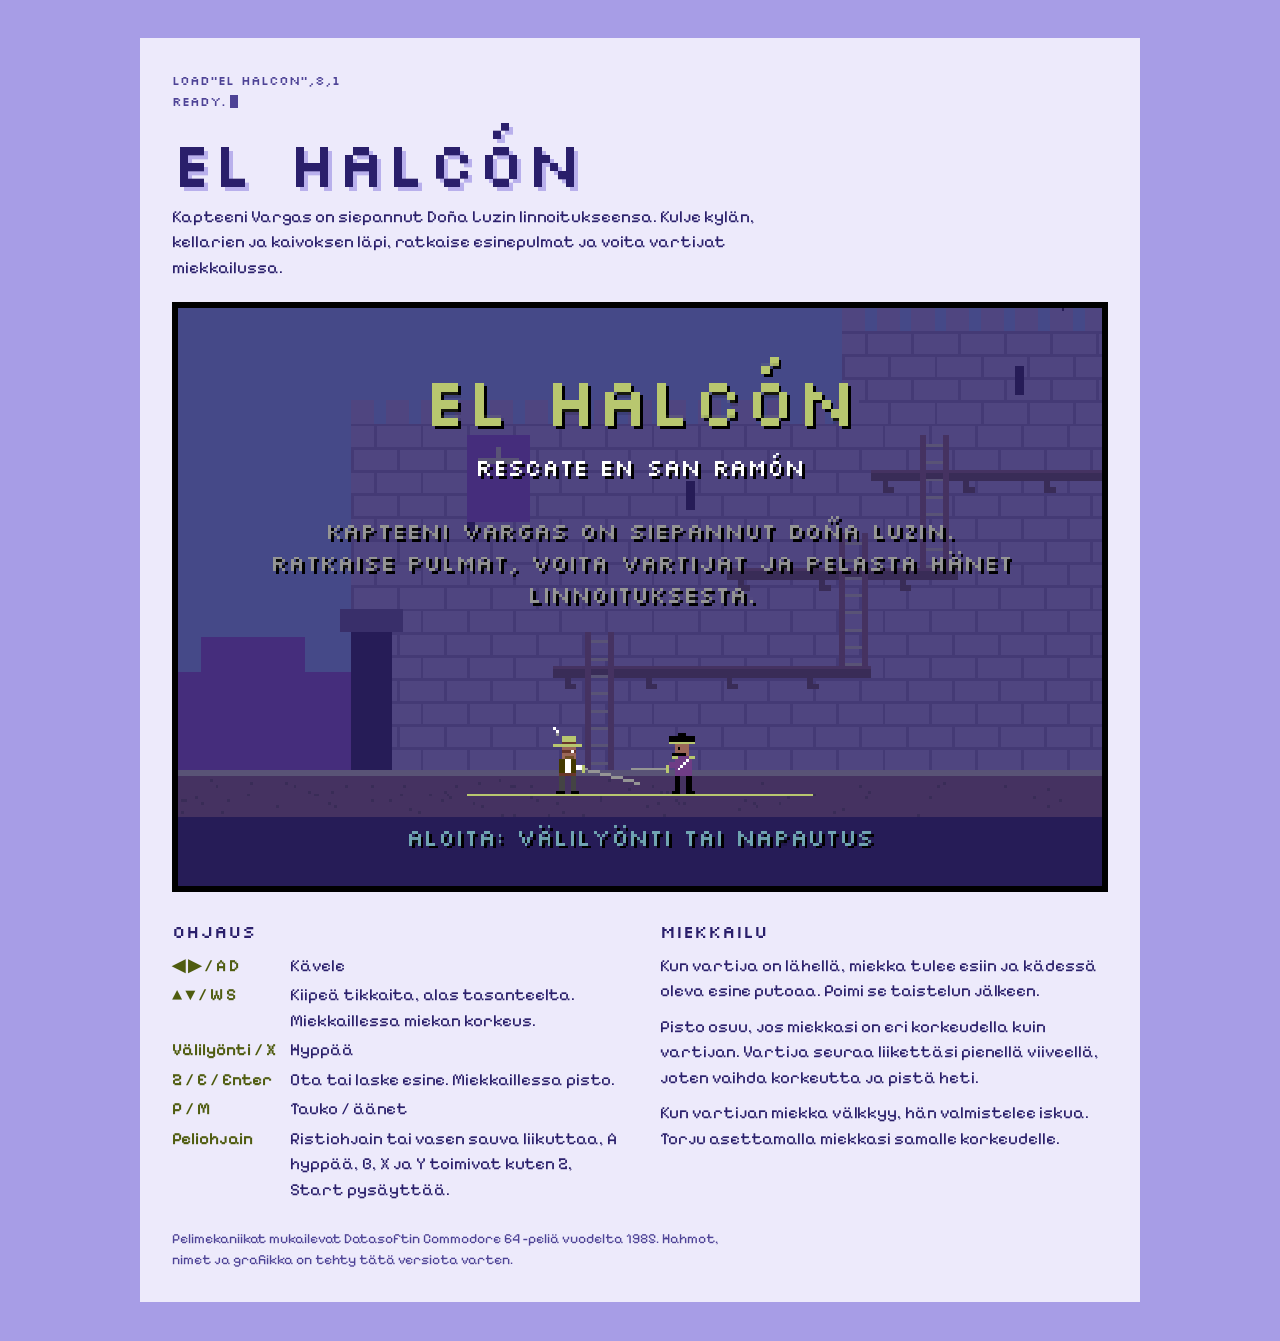
<file: Games/Game2/index.html>
<!doctype html>
<html lang="fi">
<head>
<meta charset="utf-8">
<meta name="viewport" content="width=device-width, initial-scale=1, viewport-fit=cover">
<title>El Halcón – tasohyppelyseikkailu C64-hengessä</title>
<link rel="preconnect" href="https://fonts.googleapis.com">
<link rel="preconnect" href="https://fonts.gstatic.com" crossorigin>
<link href="https://fonts.googleapis.com/css2?family=Silkscreen&family=Pixelify+Sans:wght@400;600&display=swap" rel="stylesheet">
<style>
:root{
  --frame:#A79DE6; --panel:#EDEAFB; --text:#2A1F6B; --muted:#4E4396; --key:#4F5C0F; --line:#B9B0EC; --btn:#D9D4F7; --btn-text:#2A1F6B;
  box-sizing:border-box;
  padding-top:env(safe-area-inset-top,0px);
  padding-bottom:env(safe-area-inset-bottom,0px);
}
@media (prefers-color-scheme: dark){
  :root:not([data-theme="light"]){
    --frame:#6C5EB5; --panel:#352879; --text:#CFC9F7; --muted:#A49BE6; --key:#D3E089; --line:#5A4CA8; --btn:#4A3C9A; --btn-text:#E4E0FB;
  }
}
:root[data-theme="dark"]{
  --frame:#6C5EB5; --panel:#352879; --text:#CFC9F7; --muted:#A49BE6; --key:#D3E089; --line:#5A4CA8; --btn:#4A3C9A; --btn-text:#E4E0FB;
}
*,*::before,*::after{box-sizing:inherit}
html{scroll-padding-top:env(safe-area-inset-top,0px);background:var(--frame)}
body{margin:0;background:var(--frame);color:var(--text);font-family:"Pixelify Sans",ui-monospace,"Courier New",monospace;font-size:17px;line-height:1.5}
.frame{max-width:1000px;margin:clamp(10px,3vw,40px) auto;background:var(--panel);padding:clamp(14px,3vw,32px)}
.boot{font-family:"Silkscreen",ui-monospace,monospace;font-size:13px;color:var(--muted);margin:0 0 18px;line-height:1.6}
.caret{display:inline-block;width:.6em;height:1em;background:var(--muted);vertical-align:-2px;margin-left:4px;animation:blink 1s steps(1) infinite}
@keyframes blink{50%{opacity:0}}
@media (prefers-reduced-motion: reduce){.caret{animation:none}}
h1{font-family:"Silkscreen",ui-monospace,monospace;font-weight:400;font-size:clamp(34px,7vw,64px);line-height:1;margin:0 0 10px;letter-spacing:.02em;color:var(--text);text-shadow:4px 4px 0 var(--line)}
.lede{margin:0 0 22px;max-width:62ch;color:var(--text)}
.screen{background:#000;padding:6px;line-height:0}
canvas{display:block;width:100%;height:auto;aspect-ratio:320/200;image-rendering:pixelated;image-rendering:crisp-edges;outline:none}
canvas:focus-visible{box-shadow:0 0 0 3px var(--key)}
/* Kosketusohjaimet: näkyvät vain kosketuslaitteilla (html.touch). Tietokoneella mikään alla oleva ei ole käytössä. */
.pad,.rotate-hint,.fs-btn,.pause-btn,.stances{display:none}
.pad button,.fs-btn,.pause-btn{font-family:"Silkscreen",ui-monospace,monospace;font-size:13px;background:var(--btn);color:var(--btn-text);border:2px solid var(--line);border-radius:0;touch-action:none;min-width:52px;min-height:52px;padding:0 10px}
.pad button:active,.pad button.on,.pad button.sel{background:var(--key);color:var(--panel)}
html.touch{touch-action:manipulation}
html.touch canvas:focus-visible{box-shadow:none}
html.touch body{overscroll-behavior:none;-webkit-tap-highlight-color:transparent}
html.touch .pad,html.touch canvas,html.touch .pause-btn{touch-action:none;user-select:none;-webkit-user-select:none;-webkit-touch-callout:none}
html.touch .pad{display:flex;justify-content:space-between;align-items:flex-end;gap:16px;margin-top:14px}
.stick{position:relative;flex:none;width:150px;height:150px;border-radius:50%;background:var(--btn);border:2px solid var(--line);touch-action:none}
.stick .ar{position:absolute;font-family:"Silkscreen",ui-monospace,monospace;font-size:18px;line-height:1;color:var(--btn-text)}
.stick .ar.on{color:var(--key)}
.stick .u{top:12px;left:50%;transform:translateX(-50%)}
.stick .d{bottom:12px;left:50%;transform:translateX(-50%)}
.stick .l{left:14px;top:50%;transform:translateY(-50%)}
.stick .r{right:14px;top:50%;transform:translateY(-50%)}
.pad .acts{display:flex;gap:10px;align-items:flex-end}
.pad .act,.pad .jump{min-width:84px;min-height:68px}
html.touch .pad.fighting .stances{display:flex;flex-direction:column;gap:6px}
.pad .stances button{min-width:68px;min-height:42px}
@media (orientation:portrait){
  html.touch .rotate-hint{display:block;margin:12px 0 0;color:var(--muted);font-size:15px}
  html.touch.can-fs .fs-btn{display:inline-block;margin-top:10px}
}
@media (orientation:landscape){
  html.touch body{overflow:hidden}
  html.touch .screen{position:fixed;inset:0;z-index:10;display:flex;align-items:center;justify-content:center;padding:0;background:#000}
  html.touch canvas{height:auto;width:min(160dvh,calc(100vw - 340px - env(safe-area-inset-left,0px) - env(safe-area-inset-right,0px)))}
  html.touch .stick{width:140px;height:140px}
  html.touch .pad .acts{display:grid;grid-template-columns:repeat(6,1fr);gap:8px;width:150px}
  html.touch .pad .stances{grid-column:1/-1;flex-direction:row!important;gap:6px}
  html.touch .pad .stances button{flex:1;min-width:0;min-height:40px;padding:0;font-size:11px}
  html.touch .pad .act,html.touch .pad .jump{grid-column:span 3;min-width:0;min-height:64px;padding:0;font-size:12px}
  html.touch .pad{position:fixed;left:0;right:0;bottom:0;z-index:11;margin:0;pointer-events:none;
    padding:0 calc(env(safe-area-inset-right,0px) + 14px) calc(env(safe-area-inset-bottom,0px) + 12px) calc(env(safe-area-inset-left,0px) + 14px)}
  html.touch .pad>*{pointer-events:auto}
  html.touch .stick,html.touch .pad button{opacity:.62}
  html.touch .pad button.on,html.touch .pad button.sel{opacity:.95}
  html.touch .pause-btn{display:block;position:fixed;z-index:12;opacity:.62;line-height:1;min-width:44px;min-height:44px;
    top:calc(env(safe-area-inset-top,0px) + 10px);left:calc(env(safe-area-inset-left,0px) + 14px)}
}
.help{display:grid;grid-template-columns:repeat(auto-fit,minmax(260px,1fr));gap:8px 40px;margin-top:26px}
.help h2{font-family:"Silkscreen",ui-monospace,monospace;font-weight:400;font-size:18px;margin:0 0 8px}
.help dl{margin:0;display:grid;grid-template-columns:max-content 1fr;gap:4px 14px}
.help dt{color:var(--key);font-weight:600}
.help dd{margin:0}
.help p{margin:0 0 10px;max-width:60ch}
.note{margin:26px 0 0;font-size:14px;color:var(--muted);max-width:70ch}
kbd{font-family:inherit}
</style>
</head>
<body>
<main class="frame">
  <p class="boot">LOAD"EL HALCON",8,1<br>READY.<span class="caret" aria-hidden="true"></span></p>
  <h1>El Halcón</h1>
  <p class="lede">Kapteeni Vargas on siepannut Doña Luzin linnoitukseensa. Kulje kylän, kellarien ja kaivoksen läpi, ratkaise esinepulmat ja voita vartijat miekkailussa.</p>

  <div class="screen"><canvas id="game" width="320" height="200" tabindex="0" aria-label="El Halcón -peli. Aloita välilyönnillä."></canvas></div>

  <div class="pad" aria-label="Kosketusohjaimet">
    <div class="stick" role="group" aria-label="Suuntaohjain"><span class="ar u">▲</span><span class="ar l">◀</span><span class="ar r">▶</span><span class="ar d">▼</span></div>
    <div class="acts">
      <div class="stances" aria-label="Miekan korkeus"><button type="button" data-st="0">Ylä</button><button type="button" data-st="1">Keski</button><button type="button" data-st="2">Ala</button></div>
      <button type="button" class="act" data-k="act">Toimi</button>
      <button type="button" class="jump" data-k="jump">Hyppy</button>
    </div>
  </div>
  <button class="pause-btn" type="button" aria-label="Tauko">II</button>
  <p class="rotate-hint">Käännä puhelin vaakatasoon, niin peli täyttää näytön.</p>
  <button class="fs-btn" type="button">Pelaa koko näytöllä</button>


  <section class="help">
    <div>
      <h2>Ohjaus</h2>
      <dl>
        <dt>◀ ▶ / A D</dt><dd>Kävele</dd>
        <dt>▲ ▼ / W S</dt><dd>Kiipeä tikkaita, alas tasanteelta. Miekkaillessa miekan korkeus.</dd>
        <dt>Välilyönti / X</dt><dd>Hyppää</dd>
        <dt>Z / E / Enter</dt><dd>Ota tai laske esine. Miekkaillessa pisto.</dd>
        <dt>P / M</dt><dd>Tauko / äänet</dd>
        <dt>Peliohjain</dt><dd>Ristiohjain tai vasen sauva liikuttaa, A hyppää, B, X ja Y toimivat kuten Z, Start pysäyttää.</dd>
      </dl>
    </div>
    <div>
      <h2>Miekkailu</h2>
      <p>Kun vartija on lähellä, miekka tulee esiin ja kädessä oleva esine putoaa. Poimi se taistelun jälkeen.</p>
      <p>Pisto osuu, jos miekkasi on eri korkeudella kuin vartijan. Vartija seuraa liikettäsi pienellä viiveellä, joten vaihda korkeutta ja pistä heti.</p>
      <p>Kun vartijan miekka välkkyy, hän valmistelee iskua. Torju asettamalla miekkasi samalle korkeudelle.</p>
    </div>
  </section>
  <p class="note">Pelimekaniikat mukailevat Datasoftin Commodore 64 -peliä vuodelta 1985. Hahmot, nimet ja grafiikka on tehty tätä versiota varten.</p>
</main>

<script>
(()=>{
const C={black:'#000000',white:'#FFFFFF',red:'#68372B',cyan:'#70A4B2',purple:'#6F3D86',green:'#588D43',blue:'#352879',yellow:'#B8C76F',orange:'#6F4F25',brown:'#433900',lred:'#9A6759',dgrey:'#444444',grey:'#6C6C6C',lgreen:'#9AD284',lblue:'#6C5EB5',lgrey:'#959595'};
const W=320,PLAY=176,PW=10;
const cv=document.getElementById('game'),ctx=cv.getContext('2d');
const TOUCH=!matchMedia('(hover:hover) and (pointer:fine)').matches;
if(TOUCH){const h=document.documentElement;h.classList.add('touch');if(document.fullscreenEnabled||document.webkitFullscreenEnabled)h.classList.add('can-fs');}
function vib(p){if(TOUCH&&navigator.vibrate){try{navigator.vibrate(p);}catch(e){}}padRumble(p);}
function padRumble(p){
 if(!navigator.getGamepads)return;
 const ms=Array.isArray(p)?p.reduce((a,b)=>a+b,0):p;
 for(const gp of navigator.getGamepads()){
  const a=gp&&gp.vibrationActuator;
  if(a&&a.playEffect){try{const r=a.playEffect('dual-rumble',{duration:Math.min(ms*2,300),strongMagnitude:.6,weakMagnitude:.4});if(r&&r.catch)r.catch(()=>{});}catch(e){}}
 }
}
ctx.imageSmoothingEnabled=false;

/* ---------------- world ---------------- */
const SCREENS={
 '0,0':{name:'Plaza',theme:'plaza',ex:{l:null,r:'1,0'},
   plats:[{x:0,y:160,w:320,solid:true},{x:20,y:112,w:92}],
   ladders:[{x:96,ty:112,by:160},{x:150,ty:160,by:9999}],
   tramps:[],foes:[{x:250,min:196,max:296,y:160,k:'guard'}],kidnap:true},
 '1,0':{name:'Cantina',theme:'cantina',ex:{l:'0,0',r:'2,0'},
   plats:[{x:0,y:160,w:320,solid:true},{x:14,y:104,w:112}],
   ladders:[{x:112,ty:104,by:160}],
   tramps:[],foes:[{x:40,min:18,max:92,y:104,k:'guard'}],kidnap:true},
 '2,0':{name:'Talli',theme:'stable',ex:{l:'1,0',r:'3,0'},
   plats:[{x:0,y:160,w:320,solid:true},{x:16,y:78,w:120}],
   ladders:[{x:170,ty:160,by:9999}],
   tramps:[{x:56,y:148,w:30}],foes:[{x:120,min:100,max:206,y:160,k:'guard'}],kidnap:true},
 '3,0':{name:'Linnoitus',theme:'fort',ex:{l:'2,0',r:null},
   plats:[{x:0,y:160,w:320,solid:true},{x:130,y:124,w:110},{x:190,y:90,w:80},{x:240,y:56,w:80}],
   ladders:[{x:140,ty:124,by:160},{x:228,ty:90,by:124},{x:256,ty:56,by:90}],
   tramps:[],foes:[{x:200,min:150,max:226,y:124,k:'guard'},{x:278,min:266,max:288,y:56,k:'vargas'}]},
 '0,1':{name:'Kellari',theme:'cellar',ex:{l:null,r:'1,1'},
   plats:[{x:0,y:160,w:320,solid:true},{x:196,y:124,w:100}],
   ladders:[{x:150,ty:-9999,by:160}],
   tramps:[],foes:[{x:60,min:20,max:120,y:160,k:'guard'}]},
 '1,1':{name:'Luola',theme:'cave',ex:{l:'0,1',r:'2,1'},
   plats:[{x:0,y:160,w:320,solid:true},{x:110,y:124,w:80},{x:220,y:88,w:84}],
   ladders:[],tramps:[{x:262,y:148,w:26}],foes:[{x:60,min:30,max:200,y:160,k:'guard'}]},
 '2,1':{name:'Kaivos',theme:'mine',ex:{l:'1,1',r:null},
   plats:[{x:0,y:160,w:320,solid:true},{x:250,y:68,w:70}],
   ladders:[{x:170,ty:-9999,by:160}],
   tramps:[{x:212,y:148,w:28}],foes:[{x:80,min:30,max:150,y:160,k:'guard'}]}
};
const BASE_ITEMS=[
 {t:'rum',s:'0,1',x:36,y:160},{t:'key',s:'1,0',x:290,y:160},{t:'cloth',s:'2,1',x:294,y:68},
 {t:'coin',s:'0,0',x:50,y:112},{t:'coin',s:'0,0',x:72,y:112},{t:'coin',s:'1,0',x:30,y:104},
 {t:'coin',s:'2,0',x:40,y:78},{t:'coin',s:'2,0',x:76,y:78},{t:'coin',s:'2,0',x:112,y:78},
 {t:'coin',s:'0,1',x:230,y:124},{t:'coin',s:'0,1',x:270,y:124},{t:'coin',s:'1,1',x:150,y:124},
 {t:'coin',s:'1,1',x:240,y:88},{t:'coin',s:'1,1',x:284,y:88},{t:'coin',s:'2,1',x:268,y:68},{t:'coin',s:'3,0',x:206,y:90}
];
const NAME={rum:'rommipullo',key:'avain',cloth:'punainen liina'};

let G={mode:'title'},F={},items=[];
const rnd=(a,b)=>a+Math.floor(Math.random()*(b-a+1));

function initGame(){
 F={asleep:false,bull:false,gate:false,vargas:false};
 items=BASE_ITEMS.map(o=>({...o}));
 G={mode:'play',scr:null,px:20,py:160,vx:0,vy:0,facing:1,onGround:true,climbing:false,ladder:null,held:null,
    lives:5,score:0,frames:0,inv:0,lcd:0,lunge:0,stance:1,combat:null,cmove:false,foes:[],fx:[],msg:'',msgT:0,
    visited:new Set(),kid:null,anim:0,dropT:0,dropY:-1,bullX:250,bullRun:false,clothX:0,luzX:300,winT:0,paused:false,bonus:0};
 enterScreen('0,0');
 say('Kapteeni Vargas sieppasi Doña Luzin! Seuraa heitä.');
}
function enterScreen(key){
 const def=SCREENS[key];
 G.scr=key; endCombat(); G.fx=[]; G.dropT=0;
 G.foes=def.foes.filter(f=>!(f.k==='vargas'&&F.vargas)).map(f=>({...f,dir:-1,hp:f.k==='vargas'?3:1,st:1,react:0,
   rd:f.k==='vargas'?14:26,atk:rnd(70,120),wind:0,atkH:1,strikeT:0,dead:false,dt:0,flash:0,anim:0}));
 G.kid=null;
 if(!G.visited.has(key)){
   if(def.kidnap) G.kid={x:150};
   if(key==='3,0') say('Linnoitus! Doña Luz on tornin huipulla.');
 }
 G.visited.add(key);
 if(key==='2,0'){ G.bullX=F.bull?400:250; G.bullRun=false; }
}
function say(m){ if(G.msg===m&&G.msgT>40) return; G.msg=m; G.msgT=200; }
function endCombat(){ if(G.combat) G.combat.fight=false; G.combat=null; G.lunge=0; G.cmove=false; }

/* ---------------- audio ---------------- */
let AC=null,muted=false;
function audioInit(){ if(!AC){ try{AC=new (window.AudioContext||window.webkitAudioContext)();}catch(e){} } if(AC&&AC.state==='suspended')AC.resume(); }
function tone(f1,f2,dur,type='square',vol=.08,delay=0){
 if(!AC||muted) return;
 const t=AC.currentTime+delay,o=AC.createOscillator(),g=AC.createGain();
 o.type=type;o.frequency.setValueAtTime(f1,t);o.frequency.exponentialRampToValueAtTime(Math.max(30,f2),t+dur);
 g.gain.setValueAtTime(vol,t);g.gain.exponentialRampToValueAtTime(.0001,t+dur);
 o.connect(g);g.connect(AC.destination);o.start(t);o.stop(t+dur+.02);
}
const VIB={hurt:[40,30,70],clang:15,hit:25,puzzle:[20,40,20],boing:8};
function sfx(n){
 if(VIB[n])vib(VIB[n]);
 switch(n){
  case'jump':tone(260,520,.12);break;
  case'boing':tone(180,760,.28,'triangle',.12);break;
  case'clang':tone(1600,1200,.07,'square',.06);tone(2400,2000,.05,'square',.04,.02);break;
  case'swish':tone(900,250,.09,'triangle',.07);break;
  case'hit':tone(500,90,.18,'sawtooth',.08);break;
  case'hurt':tone(320,60,.35,'sawtooth',.1);break;
  case'pick':tone(660,660,.06);tone(990,990,.08,'square',.08,.07);break;
  case'drop':tone(400,200,.08);break;
  case'coin':tone(1320,1320,.05,'square',.06);tone(1760,1760,.08,'square',.06,.05);break;
  case'puzzle':[523,659,784,1046].forEach((f,i)=>tone(f,f,.1,'square',.07,i*.08));break;
  case'win':[392,523,659,784,659,784,1046].forEach((f,i)=>tone(f,f,.16,'square',.07,i*.14));break;
  case'over':[392,330,262,196].forEach((f,i)=>tone(f,f*.98,.22,'triangle',.1,i*.2));break;
 }
}

/* ---------------- input ---------------- */
const keys={},pressed={};
const KEYMAP={ArrowLeft:'left',KeyA:'left',ArrowRight:'right',KeyD:'right',ArrowUp:'up',KeyW:'up',ArrowDown:'down',KeyS:'down',
  Space:'jump',KeyX:'jump',KeyK:'jump',KeyZ:'act',KeyE:'act',Enter:'act',KeyJ:'act'};
function down(k){ if(!keys[k]) pressed[k]=true; keys[k]=true; }
function up(k){ keys[k]=false; }
window.addEventListener('keydown',e=>{
 audioInit();
 if(e.code==='KeyM'){muted=!muted;return;}
 if(e.code==='KeyP'&&G.mode==='play'){G.paused=!G.paused;return;}
 const k=KEYMAP[e.code]; if(!k) return;
 e.preventDefault(); down(k);
});
window.addEventListener('keyup',e=>{const k=KEYMAP[e.code]; if(k){e.preventDefault();up(k);}});
window.addEventListener('blur',()=>{for(const k in keys)keys[k]=false; if(G.mode==='play')G.paused=true;});
const padEl=document.querySelector('.pad'),actBtn=padEl.querySelector('.act'),stanceBtns=[...padEl.querySelectorAll('[data-st]')];
padEl.querySelectorAll('button[data-k]').forEach(b=>{
 const k=b.dataset.k;
 b.addEventListener('pointerdown',e=>{e.preventDefault();audioInit();try{b.setPointerCapture(e.pointerId);}catch(_){}b.classList.add('on');down(k);});
 const rel=()=>{b.classList.remove('on');up(k);};
 b.addEventListener('pointerup',rel);b.addEventListener('pointercancel',rel);b.addEventListener('lostpointercapture',rel);
});
stanceBtns.forEach(b=>b.addEventListener('pointerdown',e=>{e.preventDefault();if(G.mode==='play'&&G.combat)G.stance=+b.dataset.st;}));
padEl.addEventListener('contextmenu',e=>e.preventDefault());
// Suuntaohjain: sormen voi liu'uttaa suunnasta toiseen nostamatta
const stick=padEl.querySelector('.stick'),arr={left:stick.querySelector('.l'),right:stick.querySelector('.r'),up:stick.querySelector('.u'),down:stick.querySelector('.d')};
let stickId=null;
function setDir(h,v){
 const want={left:h<0,right:h>0,up:v<0,down:v>0};
 for(const k in want){if(want[k]){if(!keys[k])down(k);}else if(keys[k])up(k);arr[k].classList.toggle('on',want[k]);}
}
function stickMove(e){
 const r=stick.getBoundingClientRect(),dx=(e.clientX-r.left-r.width/2)/(r.width/2),dy=(e.clientY-r.top-r.height/2)/(r.height/2);
 const h=Math.abs(dx)>.25?Math.sign(dx):0,v=(Math.abs(dy)>.45&&Math.abs(dy)>Math.abs(dx)*.7)?Math.sign(dy):0;
 setDir(h,v);
}
stick.addEventListener('pointerdown',e=>{e.preventDefault();audioInit();stickId=e.pointerId;try{stick.setPointerCapture(e.pointerId);}catch(_){}stickMove(e);});
stick.addEventListener('pointermove',e=>{if(e.pointerId===stickId)stickMove(e);});
const stickEnd=e=>{if(e.pointerId!==stickId)return;stickId=null;setDir(0,0);};
stick.addEventListener('pointerup',stickEnd);stick.addEventListener('pointercancel',stickEnd);stick.addEventListener('lostpointercapture',stickEnd);
document.querySelector('.pause-btn').addEventListener('pointerdown',e=>{e.preventDefault();if(G.mode==='play')G.paused=!G.paused;});
document.querySelector('.fs-btn').addEventListener('click',async()=>{
 audioInit();const el=document.documentElement;
 try{if(el.requestFullscreen)await el.requestFullscreen({navigationUI:'hide'});else if(el.webkitRequestFullscreen)el.webkitRequestFullscreen();
  if(screen.orientation&&screen.orientation.lock)await screen.orientation.lock('landscape');}catch(e){}
});
if(TOUCH)cv.addEventListener('contextmenu',e=>e.preventDefault());
// Toimintonapin teksti ja miekkailunapit tilanteen mukaan (vain kosketuslaitteilla)
let uiKey='';
function syncUI(){
 if(!TOUCH)return;
 let label='Toimi',fight=false;
 if(G.mode!=='play')label='Aloita';
 else if(G.paused)label='Jatka';
 else if(G.combat){label='Pistä';fight=true;}
 else if(G.onGround&&!G.climbing){
  const cx=G.px+5,near=items.some(i=>i.s===G.scr&&i.t!=='coin'&&i.y===G.py&&Math.abs(i.x-cx)<11);
  if(near)label=G.held?'Vaihda':'Ota';else if(G.held)label='Laske';
 }
 const st=fight?G.stance:-1,k=label+'|'+st;
 if(k===uiKey)return;uiKey=k;
 actBtn.textContent=label;padEl.classList.toggle('fighting',fight);
 stanceBtns.forEach((b,i)=>b.classList.toggle('sel',i===st));
}
cv.addEventListener('pointerdown',()=>{audioInit();cv.focus(); if(G.mode!=='play'){pressed.act=true;} else if(G.paused){G.paused=false;}});

/* ---------------- gamepad ---------------- */
// Peliohjain: vakiokartoitus (Xbox, PlayStation, Switch Pro ym.). Ei vaikuta mihinkään, jos ohjainta ei ole kytketty.
const gpPrev={};
function pollGamepad(){
 if(!navigator.getGamepads)return;
 let gp=null;for(const p of navigator.getGamepads()){if(p&&p.connected){gp=p;break;}}
 const now={left:false,right:false,up:false,down:false,jump:false,act:false,start:false};
 if(gp){
  const b=i=>!!(gp.buttons[i]&&gp.buttons[i].pressed),ax=gp.axes[0]||0,ay=gp.axes[1]||0;
  now.left=b(14)||ax<-.4;now.right=b(15)||ax>.4;
  now.up=b(12)||(ay<-.6&&Math.abs(ay)>Math.abs(ax));now.down=b(13)||(ay>.6&&Math.abs(ay)>Math.abs(ax));
  now.jump=b(0);now.act=b(1)||b(2)||b(3);now.start=b(9);
 }
 for(const k in now){
  if(now[k]===!!gpPrev[k])continue;
  gpPrev[k]=now[k];
  if(k==='start'){if(now[k]){audioInit();if(G.mode==='play')G.paused=!G.paused;else pressed.act=true;}continue;}
  if(now[k]){audioInit();down(k);}else up(k);
 }
}
window.addEventListener('gamepadconnected',()=>{if(G.mode==='play')say('Peliohjain yhdistetty.');});
window.addEventListener('gamepaddisconnected',()=>{for(const k in gpPrev){if(gpPrev[k]&&k!=='start')up(k);gpPrev[k]=false;}if(G.mode==='play')G.paused=true;});

/* ---------------- helpers ---------------- */
function rect(g,c,x,y,w,h){g.fillStyle=c;g.fillRect(Math.round(x),Math.round(y),w,h);}
function pline(x0,y0,x1,y1,c){
 x0=Math.round(x0);y0=Math.round(y0);x1=Math.round(x1);y1=Math.round(y1);
 ctx.fillStyle=c;let dx=Math.abs(x1-x0),sx=x0<x1?1:-1,dy=-Math.abs(y1-y0),sy=y0<y1?1:-1,err=dx+dy;
 for(let i=0;i<64;i++){ctx.fillRect(x0,y0,1,1);if(x0===x1&&y0===y1)break;const e2=2*err;if(e2>=dy){err+=dy;x0+=sx;}if(e2<=dx){err+=dx;y0+=sy;}}
}
function txt(s,x,y,c,al='left',size=8){
 ctx.font=size+'px Silkscreen, ui-monospace, monospace';ctx.textAlign=al;ctx.textBaseline='top';
 ctx.fillStyle=C.black;ctx.fillText(s,x+1,y+1);ctx.fillStyle=c;ctx.fillText(s,x,y);
}
function wrap(s,maxW,size=8){
 ctx.font=size+'px Silkscreen, ui-monospace, monospace';
 const words=s.split(' '),lines=[];let cur='';
 for(const w of words){const t=cur?cur+' '+w:w; if(ctx.measureText(t).width>maxW&&cur){lines.push(cur);cur=w;}else cur=t;}
 if(cur)lines.push(cur);return lines;
}
const ladderAt=(def)=>{const cx=G.px+5;return def.ladders.find(l=>cx>=l.x+1&&cx<=l.x+11&&G.py>=(l.ty<-100?-99:l.ty-1)&&G.py<=l.by+1);};
const platAt=(def,x,y)=>def.plats.find(p=>p.y===y&&x>=p.x&&x<=p.x+p.w);

/* ---------------- backgrounds ---------------- */
const bgCache={};
function speckle(g,c,x,y,w,h,n,seed){let s=seed;for(let i=0;i<n;i++){s=(s*9301+49297)%233280;const a=s/233280;s=(s*9301+49297)%233280;const b=s/233280;rect(g,c,x+a*w,y+b*h,1,1);}}
function drawBg(key){
 const def=SCREENS[key],c=document.createElement('canvas');c.width=320;c.height=176;const g=c.getContext('2d');
 const th=def.theme;
 if(th==='plaza'){
  rect(g,C.cyan,0,0,320,176);
  g.fillStyle=C.yellow;g.beginPath();g.arc(276,26,9,0,7);g.fill();
  rect(g,C.purple,0,128,320,32);rect(g,C.purple,24,112,70,16);rect(g,C.purple,36,104,40,8);rect(g,C.purple,180,110,110,18);rect(g,C.purple,206,98,56,12);
  // house under roof
  rect(g,C.lred,22,114,88,46);rect(g,C.brown,52,134,14,26);rect(g,C.black,30,124,10,8);rect(g,C.black,88,124,10,8);rect(g,C.brown,29,132,12,2);rect(g,C.brown,87,132,12,2);
  rect(g,C.orange,24,112,4,4);rect(g,C.orange,104,112,4,4);
  // cantina facade
  rect(g,C.orange,232,92,88,68);rect(g,C.brown,228,88,92,5);rect(g,C.yellow,250,98,52,12);rect(g,C.brown,254,103,44,2);
  rect(g,C.black,244,120,12,10);rect(g,C.black,296,120,12,10);rect(g,C.brown,312,128,8,32);
  // well
  rect(g,C.brown,142,124,2,26);rect(g,C.brown,168,124,2,26);rect(g,C.brown,140,122,32,3);rect(g,C.grey,140,146,32,14);rect(g,C.lgrey,140,146,32,2);
  rect(g,C.dgrey,154,128,4,6);
  // cactus
  rect(g,C.green,192,134,4,26);rect(g,C.green,186,140,3,8);rect(g,C.green,186,146,6,2);rect(g,C.green,199,138,3,8);rect(g,C.green,196,144,6,2);
 }
 if(th==='cantina'){
  rect(g,C.orange,0,0,320,176);rect(g,C.brown,0,0,320,10);rect(g,C.brown,0,130,320,30);
  [0,140,300].forEach(x=>rect(g,C.brown,x,10,6,120));
  rect(g,C.lblue,204,52,60,26);rect(g,C.yellow,202,50,64,2);rect(g,C.yellow,202,78,64,2);rect(g,C.yellow,202,50,2,30);rect(g,C.yellow,264,50,2,30);
  rect(g,C.brown,184,98,92,3);
  [C.green,C.cyan,C.lred,C.green,C.yellow,C.cyan,C.lred,C.green,C.cyan,C.lred].forEach((cc,i)=>{rect(g,cc,188+i*9,86,3,12);rect(g,cc,189+i*9,83,1,3);});
  // wanted poster
  rect(g,C.yellow,40,116,18,22);rect(g,C.yellow,38,124,22,2);rect(g,C.brown,44,120,10,1);rect(g,C.brown,42,123,14,1);rect(g,C.red,44,128,10,2);rect(g,C.brown,42,133,14,1);
  // lamp
  rect(g,C.brown,160,10,1,14);rect(g,C.yellow,156,24,9,5);rect(g,C.white,159,25,3,2);
  rect(g,C.brown,0,126,6,34);rect(g,C.brown,314,126,6,34);
 }
 if(th==='stable'){
  rect(g,C.cyan,0,0,320,176);rect(g,C.purple,0,130,320,30);rect(g,C.purple,220,118,80,12);
  rect(g,C.red,18,80,116,80);rect(g,C.white,18,80,116,2);
  rect(g,C.black,40,92,18,12);rect(g,C.yellow,40,100,18,4);
  rect(g,C.brown,98,112,28,48);for(let i=0;i<28;i++){rect(g,C.white,98+i,112+i*48/28,1,1);rect(g,C.white,125-i,112+i*48/28,1,1);}
  for(let x=200;x<320;x+=16)rect(g,C.lgrey,x,134,3,26);rect(g,C.lgrey,196,138,124,2);rect(g,C.lgrey,196,148,124,2);
  // mine shaft frame
  rect(g,C.brown,164,140,3,20);rect(g,C.brown,185,140,3,20);rect(g,C.brown,162,138,28,3);
  // windmill-ish water trough
  rect(g,C.brown,140,150,20,10);rect(g,C.lblue,141,151,18,3);
 }
 if(th==='fort'){
  rect(g,C.cyan,0,0,320,176);rect(g,C.purple,0,126,60,34);rect(g,C.purple,8,114,36,12);
  rect(g,C.lgrey,60,40,260,120);rect(g,C.lgrey,230,8,90,32);
  for(let y=40;y<160;y+=8){rect(g,C.grey,60,y,260,1);for(let x=60+((y/8)%2)*8;x<320;x+=16)rect(g,C.grey,x,y,1,8);}
  for(let y=8;y<40;y+=8){rect(g,C.grey,230,y,90,1);for(let x=230+((y/8)%2)*8;x<320;x+=16)rect(g,C.grey,x,y,1,8);}
  for(let x=60;x<230;x+=12)rect(g,C.lgrey,x,32,8,8);for(let x=230;x<320;x+=12)rect(g,C.lgrey,x,0,8,8);
  rect(g,C.black,100,70,3,10);rect(g,C.black,176,60,3,10);rect(g,C.black,290,20,3,10);
  rect(g,C.black,306,0,1,1);rect(g,C.dgrey,56,104,22,8);rect(g,C.black,60,112,14,48);
  rect(g,C.purple,100,44,22,30);rect(g,C.yellow,104,52,14,2);rect(g,C.yellow,110,48,2,10);
 }
 if(th==='cellar'){
  rect(g,C.dgrey,0,0,320,176);
  for(let y=0;y<160;y+=10){rect(g,C.black,0,y,320,1);for(let x=((y/10)%2)*12;x<320;x+=24)rect(g,C.black,x,y,1,10);}
  for(let i=0;i<3;i++){rect(g,C.brown,8+i*18,140,16,20);rect(g,C.orange,8+i*18,144,16,2);rect(g,C.orange,8+i*18,154,16,2);}
  rect(g,C.brown,17,122,16,18);rect(g,C.orange,17,126,16,2);rect(g,C.orange,17,135,16,2);
  for(let i=0;i<9;i++){rect(g,C.black,200+i*10,128,6,28);rect(g,i%2?C.green:C.lred,201+i*10,132,4,4);rect(g,i%2?C.lred:C.green,201+i*10,144,4,4);}
  rect(g,C.black,150,0,12,6);
  rect(g,C.brown,96,40,3,10);rect(g,C.yellow,95,34,5,6);rect(g,C.white,96,36,3,2);
 }
 if(th==='cave'){
  rect(g,C.black,0,0,320,176);
  for(let i=0;i<14;i++){const x=i*24+(i%3)*5;rect(g,C.dgrey,x,0,20,10+(i%4)*4);rect(g,C.lgrey,x+8,10+(i%4)*4,3,6+(i%3)*4);}
  rect(g,C.dgrey,0,100,40,60);rect(g,C.dgrey,290,40,30,46);rect(g,C.brown,40,140,30,20);
  speckle(g,C.grey,0,0,320,160,120,7);
  [[60,60],[180,40],[300,120],[90,100]].forEach(([x,y])=>{rect(g,C.cyan,x,y,2,4);rect(g,C.white,x,y,1,1);});
  rect(g,C.lblue,40,156,60,4);
 }
 if(th==='mine'){
  rect(g,C.black,0,0,320,176);speckle(g,C.brown,0,0,320,160,260,3);
  [36,116,300].forEach(x=>{rect(g,C.orange,x,20,4,140);rect(g,C.orange,x-8,18,20,4);rect(g,C.yellow,x-2,26,3,5);});
  rect(g,C.black,170,0,12,6);
  for(let x=0;x<250;x+=8)rect(g,C.brown,x,157,4,3);rect(g,C.grey,0,156,250,1);
  rect(g,C.dgrey,240,40,80,28);
 }
 // floors & platforms
 const ground={plaza:[C.orange,C.yellow,C.brown],stable:[C.orange,C.yellow,C.brown],fort:[C.orange,C.yellow,C.brown],
   cantina:[C.brown,C.orange,C.black],cellar:[C.grey,C.lgrey,C.dgrey],cave:[C.dgrey,C.grey,C.black],mine:[C.dgrey,C.grey,C.brown]}[th];
 for(const p of def.plats){
  if(p.solid){rect(g,ground[0],p.x,p.y,p.w,176-p.y);rect(g,ground[1],p.x,p.y,p.w,2);speckle(g,ground[2],p.x,p.y+3,p.w,176-p.y-3,90,p.y+p.w);}
  else{rect(g,C.brown,p.x,p.y,p.w,4);rect(g,C.orange,p.x,p.y,p.w,1);for(let x=p.x+4;x<p.x+p.w-2;x+=28){rect(g,C.brown,x,p.y+4,2,4);rect(g,C.brown,x+2,p.y+6,2,2);}}
 }
 for(const t of def.tramps){
  if(th==='stable'){rect(g,C.brown,t.x,t.y+2,t.w,8);rect(g,C.yellow,t.x-1,t.y,t.w+2,4);rect(g,C.black,t.x+3,t.y+8,6,6);rect(g,C.black,t.x+t.w-9,t.y+8,6,6);rect(g,C.grey,t.x+5,t.y+10,2,2);rect(g,C.grey,t.x+t.w-7,t.y+10,2,2);}
  else{rect(g,C.orange,t.x,t.y+2,2,10);rect(g,C.orange,t.x+t.w-2,t.y+2,2,10);rect(g,C.lgrey,t.x,t.y,t.w,2);rect(g,C.white,t.x+2,t.y,t.w-4,1);}
 }
 for(const l of def.ladders){
  const y0=l.ty<-100?0:l.ty-12,y1=l.by>500?176:l.by;
  if(l.by>500)rect(g,C.black,l.x-1,160,14,16);
  rect(g,C.orange,l.x+1,y0,2,y1-y0);rect(g,C.orange,l.x+9,y0,2,y1-y0);
  for(let y=y0+3;y<y1;y+=6)rect(g,C.yellow,l.x+3,y,6,1);
 }
 bgCache[key]=c;return c;
}
const bg=k=>bgCache[k]||drawBg(k);

/* ---------------- sprites ---------------- */
function spr(x,T,face){return(lx,ly,w,h,c)=>{const dx=face>0?lx:(PW-lx-w);ctx.fillStyle=c;ctx.fillRect(x+dx,T+ly,w,h);};}
function legs(R,ph,air,pant,boot){
 if(air){R(2,14,2,3,pant);R(6,14,2,4,pant);R(1,17,3,1,boot);R(6,18,3,1,boot);return;}
 const la=[0,1,0,-1][ph];
 R(2+la,14,2,5,pant);R(6-la,14,2,5,pant);R(1+la,19,3,1,boot);R(6-la,19,3,1,boot);
}
function drawItem(t,cx,f,bob){
 const x=Math.round(cx-5),y=Math.round(f)+(bob||0);
 if(t==='rum'){rect(ctx,C.brown,x+3,y-10,4,10);rect(ctx,C.brown,x+4,y-13,2,3);rect(ctx,C.orange,x+4,y-14,2,1);rect(ctx,C.white,x+3,y-7,4,2);rect(ctx,C.lred,x+3,y-5,1,1);}
 if(t==='key'){rect(ctx,C.yellow,x,y-6,4,4);rect(ctx,C.black,x+1,y-5,2,2);rect(ctx,C.yellow,x+4,y-5,6,1);rect(ctx,C.yellow,x+7,y-4,1,2);rect(ctx,C.yellow,x+9,y-4,1,3);}
 if(t==='cloth'){rect(ctx,C.red,x,y-4,10,4);rect(ctx,C.lred,x+1,y-4,8,1);rect(ctx,C.red,x+7,y-6,3,2);}
 if(t==='coin'){const b=Math.sin((G.frames||0)/10+cx)*1.5;rect(ctx,C.yellow,x+3,y-9+b,4,4);rect(ctx,C.white,x+4,y-9+b,1,1);rect(ctx,C.orange,x+6,y-7+b,1,2);}
}
function drawHero(x,f,face,o){
 if(o.inv>0&&(o.inv>>2)%2===0)return;
 x=Math.round(x);const T=Math.round(f)-20,R=spr(x,T,face);
 R(1,-2,1,2,C.white);R(0,-3,1,1,C.white);R(1,-1,1,1,C.lgrey);
 R(3,0,5,2,C.yellow);R(3,2,5,1,C.red);R(0,3,10,1,C.yellow);
 R(3,4,5,4,C.lred);R(3,5,5,1,C.red);R(6,5,1,1,C.white);R(4,7,3,1,C.orange);
 R(2,8,6,5,C.white);R(2,8,2,5,C.brown);R(6,8,2,5,C.brown);R(2,13,6,1,C.red);
 if(o.climb){const s=(o.anim>>3)%2;R(0,s?5:8,2,4,C.white);R(8,s?8:5,2,4,C.white);R(2,14,2,s?4:5,C.dgrey);R(6,14,2,s?5:4,C.dgrey);R(1,s?18:19,3,1,C.black);R(6,s?19:18,3,1,C.black);return;}
 legs(R,o.moving?(o.anim>>2)%4:0,o.air,C.dgrey,C.black);
 if(o.fight){
  R(8,10,2,2,C.white);
  const hx=face>0?x+10:x-1,hy=T+11,len=12+(o.lunge>0&&o.lunge<12?7:0),dy=[-6,0,5][o.stance];
  pline(hx,hy,hx+face*len,hy+dy,C.lgrey);rect(ctx,C.yellow,hx,hy-1,1,3);
 }else{
  R(8,9,1,4,C.white);R(8,12,1,1,C.lred);
  if(o.held)drawItem(o.held,x+5+face*7,T+16);
  else pline(face>0?x+8:x+1,T+13,face>0?x+11:x-2,T+19,C.lgrey);
 }
}
function drawFoe(e){
 const x=Math.round(e.x),f=Math.round(e.y);
 const vg=e.k==='vargas',coat=vg?C.purple:C.blue;
 if(e.dead){
  if(e.dt>40&&(e.dt>>2)%2)return;
  rect(ctx,coat,x-4,f-5,16,5);rect(ctx,C.lgrey,x-10,f-4,6,3);rect(ctx,C.lred,x+12,f-6,5,5);rect(ctx,vg?C.black:C.lblue,x+16,f-7,4,6);return;
 }
 const face=e.dir,T=f-20,R=spr(x,T,face);
 if(e.flash>0&&(e.flash>>1)%2){ctx.globalAlpha=.4;}
 if(vg){R(1,0,9,3,C.black);R(1,2,9,1,C.yellow);R(4,-1,3,1,C.black);}
 else{R(3,-2,5,4,C.lblue);R(3,2,5,1,C.white);R(5,-3,1,1,C.red);}
 R(3,3,5,4,C.lred);R(6,4,1,1,C.black);
 if(vg){R(4,6,4,1,C.black);R(8,6,1,1,C.black);}
 R(2,7,6,7,coat);R(3,8,1,1,C.white);R(4,9,1,1,C.white);R(5,10,1,1,C.white);R(6,11,1,1,C.white);
 if(vg){R(1,7,2,1,C.yellow);R(7,7,2,1,C.yellow);}
 legs(R,e.fight?((e.anim>>2)%4)*(e.moving?1:0):(e.anim>>3)%4,false,vg?C.black:C.lgrey,C.black);
 if(e.fight){
  R(8,9,2,2,coat);
  const hx=face>0?x+10:x-1,hy=T+11;
  if(e.wind>0){const blink=(e.wind>>2)%2;const dy=[-6,0,5][e.atkH];pline(hx,hy,hx+face*8,hy+dy-4,blink?C.white:C.yellow);}
  else{const len=12+(e.strikeT>0?7:0),h=e.strikeT>0?e.atkH:e.st,dy=[-6,0,5][h];pline(hx,hy,hx+face*len,hy+dy,C.lgrey);}
  rect(ctx,C.yellow,hx,hy-1,1,3);
 }else{R(7,9,2,4,coat);pline(face>0?x+2:x+7,T+13,face>0?x-2:x+11,T+19,C.lgrey);}
 ctx.globalAlpha=1;
}
function drawLuz(x,f,face,anim){
 x=Math.round(x);const T=Math.round(f)-20,R=spr(x,T,face);
 R(2,0,6,6,C.black);R(1,1,2,3,C.black);R(3,2,5,4,C.lred);R(6,3,1,1,C.black);R(2,1,1,1,C.white);
 R(2,7,6,6,C.red);R(1,12,8,7,C.red);R(1,18,8,1,C.white);R(3,7,4,1,C.white);
 R(0,8,2,4,C.lred);R(8,8,2,4,C.lred);
 const ph=(anim>>2)%2;R(2+ph,19,2,1,C.black);R(6-ph,19,2,1,C.black);
}
function drawBartender(){
 if(!F.asleep){
  const x=226,T=96;rect(ctx,C.lred,x+2,T+8,8,7);rect(ctx,C.lred,x+3,T+6,6,2);rect(ctx,C.black,x+2,T+13,8,1);rect(ctx,C.black,x+3,T+10,1,1);rect(ctx,C.black,x+8,T+10,1,1);
  rect(ctx,C.white,x,T+15,12,26);rect(ctx,C.lgrey,x+2,T+20,8,20);rect(ctx,C.lred,x-3,T+18,3,8);rect(ctx,C.lred,x+12,T+18,3,8);
 }else{
  rect(ctx,C.white,222,124,16,12);rect(ctx,C.lred,236,128,8,7);rect(ctx,C.black,236,133,8,1);
  const z=(G.frames>>4)%3;txt('z',246+z*3,116-z*5,C.white);
 }
 rect(ctx,C.brown,176,136,96,24);rect(ctx,C.lgrey,174,133,100,3);
 for(let x=184;x<268;x+=22)rect(ctx,C.orange,x,140,16,16);for(let x=184;x<268;x+=22)rect(ctx,C.brown,x+2,142,12,12);
}
function drawBull(){
 const x=Math.round(G.bullX),f=160,run=G.bullRun,ph=run?(G.frames>>2)%2:(G.frames>>5)%2;
 rect(ctx,C.brown,x,f-17,30,11);rect(ctx,C.orange,x+2,f-17,26,2);
 rect(ctx,C.brown,x-7,f-18,9,8);rect(ctx,C.lgrey,x-8,f-13,3,3);rect(ctx,C.red,x-4,f-16,1,1);
 rect(ctx,C.white,x-8,f-21,2,3);rect(ctx,C.white,x-1,f-21,2,3);rect(ctx,C.white,x-9,f-22,1,1);rect(ctx,C.white,x+1,f-22,1,1);
 rect(ctx,C.brown,x+2+ph,f-6,3,6);rect(ctx,C.brown,x+8-ph,f-6,3,6);rect(ctx,C.brown,x+20+ph,f-6,3,6);rect(ctx,C.brown,x+25-ph,f-6,3,6);
 rect(ctx,C.brown,x+30,f-16,1,8);rect(ctx,C.black,x+30,f-9,2,2);
 if(!run&&ph){rect(ctx,C.white,x-10,f-12,1,1);rect(ctx,C.white,x-12,f-11,1,1);}
}

/* ---------------- update ---------------- */
function update(){
 G.frames++;
 if(G.msgT>0)G.msgT--;if(G.inv>0)G.inv--;if(G.lcd>0)G.lcd--;
 const def=SCREENS[G.scr];
 G.fx=G.fx.filter(f=>++f.t<f.life);
 if(G.kid){G.kid.x+=1.8;if(G.kid.x>340)G.kid=null;}
 if(G.bullRun){G.bullX+=2.6;G.clothX+=2.6;if(G.bullX>360)G.bullRun=false;}
 for(const e of G.foes){
  if(e.dead){e.dt++;continue;}
  if(e.flash>0)e.flash--;if(e.strikeT>0)e.strikeT--;
  if(!e.fight){e.x+=e.dir*(e.k==='vargas'?.25:.4);e.anim++;if(e.x<e.min){e.x=e.min;e.dir=1;}if(e.x>e.max){e.x=e.max;e.dir=-1;}}
 }
 G.foes=G.foes.filter(e=>!(e.dead&&e.dt>70));
 if(G.winT>0){
  G.winT--;
  const tx=G.px+14;if(Math.abs(G.luzX-tx)>1)G.luzX+=G.luzX>tx?-.6:.6;
  if(G.frames%18===0)G.fx.push({k:'heart',x:G.px+8,y:G.py-24,t:0,life:50});
  if(G.winT===0){G.mode='win';G.final=Math.floor(G.frames/60);G.bonus=Math.max(0,3000-Math.floor(G.frames/60)*5);G.score+=G.bonus;sfx('win');}
  return;
 }
 if(G.combat)combatUpdate(def);else moveUpdate(def);
 if(G.mode!=='play')return;
 blockers();
 const cx=G.px+5;
 for(const it of items){
  if(it.s===G.scr&&it.t==='coin'&&Math.abs(it.x-cx)<7&&G.py-it.y>-6&&G.py-it.y<24){it.got=true;G.score+=50;sfx('coin');}
 }
 items=items.filter(i=>!i.got);
 if(pressed.act&&!G.combat&&!G.climbing&&G.onGround)action();
 if(!G.combat&&!G.climbing&&G.onGround){
  for(const e of G.foes){
   if(!e.dead&&Math.abs(G.py-e.y)<1&&Math.abs(e.x-G.px)<40){engage(e);break;}
  }
 }
}
function action(){
 const cx=G.px+5;
 const near=items.filter(i=>i.s===G.scr&&i.t!=='coin'&&i.y===G.py&&Math.abs(i.x-cx)<11).sort((a,b)=>Math.abs(a.x-cx)-Math.abs(b.x-cx))[0];
 if(near){
  items=items.filter(i=>i!==near);
  if(G.held)items.push({t:G.held,s:G.scr,x:cx,y:G.py});
  G.held=near.t;say('Otit: '+NAME[near.t]+'.');sfx('pick');
 }else if(G.held){
  items.push({t:G.held,s:G.scr,x:cx,y:G.py});say('Laskit maahan: '+NAME[G.held]+'.');G.held=null;sfx('drop');
 }
}
function engage(e){
 endCombat();G.combat=e;e.fight=true;e.atk=rnd(40,80);e.wind=0;e.st=rnd(0,2);G.stance=1;
 if(G.held){items.push({t:G.held,s:G.scr,x:G.px+5,y:G.py});G.held=null;say('Miekat esiin! Esine putosi maahan.');}
 else if(e.k==='vargas')say('Vargas: Tule vain, naamioitu nuori!');
 sfx('swish');
}
function moveUpdate(def){
 const L=keys.left,R=keys.right,U=keys.up,D=keys.down;
 if(G.climbing){
  const l=G.ladder;
  if(pressed.jump){G.climbing=false;G.vy=0;return;}
  if(U){G.py-=1;G.anim++;
   if(l.ty<-100){if(G.py<=2)return goVert(-1);}
   else if(G.py<=l.ty){G.py=l.ty;G.climbing=false;G.onGround=true;}
  }else if(D){G.py+=1;G.anim++;
   if(l.by>500){if(G.py>=192)return goVert(1);}
   else if(G.py>=l.by){G.py=l.by;G.climbing=false;G.onGround=true;}
  }
  return;
 }
 const lad=ladderAt(def);
 if(lad){
  const top=lad.ty<-100?-99:lad.ty;
  if(U&&G.py>top+.5&&G.py<=lad.by+.5){startClimb(lad);return;}
  if(D&&G.onGround&&G.py>=top-.5&&G.py<lad.by-.5){startClimb(lad);return;}
 }
 const mv=(R?1:0)-(L?1:0);
 G.vx=mv*1.3;if(mv)G.facing=mv;
 if((pressed.jump||(pressed.up&&!lad))&&G.onGround){G.vy=-4.2;G.onGround=false;sfx('jump');}
 if(pressed.down&&G.onGround&&!lad){const p=platAt(def,G.px+5,G.py);if(p&&!p.solid){G.dropY=p.y;G.dropT=10;G.py+=1;G.onGround=false;}}
 G.px+=G.vx;if(mv&&G.onGround)G.anim++;
 if(G.px<0){if(def.ex.l)return goHoriz(-1);G.px=0;}
 if(G.px>W-PW){if(def.ex.r)return goHoriz(1);G.px=W-PW;}
 G.vy=Math.min(G.vy+.22,5);
 const prev=G.py;G.py+=G.vy;G.onGround=false;
 if(G.dropT>0)G.dropT--;
 const cx=G.px+5;
 if(G.vy>=0){
  let landed=false;
  for(const t of def.tramps){if(cx>=t.x&&cx<=t.x+t.w&&prev<=t.y&&G.py>=t.y){G.py=t.y;G.vy=-6.6;sfx('boing');landed=true;break;}}
  if(!landed)for(const p of def.plats){
   if(G.dropT>0&&p.y===G.dropY)continue;
   if(cx>=p.x&&cx<=p.x+p.w&&prev<=p.y+.01&&G.py>=p.y){G.py=p.y;G.vy=0;G.onGround=true;break;}
  }
 }
 if(G.py>176){G.py=160;G.vy=0;}
}
function startClimb(l){G.climbing=true;G.ladder=l;G.px=l.x+1;G.vy=0;G.vx=0;G.onGround=false;}
function goVert(dir){
 const [sx,sy]=G.scr.split(',').map(Number),key=sx+','+(sy+dir);
 const x=G.px;enterScreen(key);
 const l=SCREENS[key].ladders.find(l=>Math.abs(l.x+1-x)<3);
 if(!l){G.climbing=false;G.py=160;return;}
 G.ladder=l;G.climbing=true;G.px=l.x+1;G.py=dir<0?190:6;
}
function goHoriz(dir){
 const def=SCREENS[G.scr];const key=dir>0?def.ex.r:def.ex.l;
 enterScreen(key);G.px=dir>0?1:W-PW-1;
}
function combatUpdate(def){
 const e=G.combat;
 const pcx=G.px+5,ecx=e.x+5;
 G.facing=ecx>pcx?1:-1;e.dir=pcx>ecx?1:-1;
 const mv=(keys.right?1:0)-(keys.left?1:0);
 G.cmove=mv!==0;if(mv){G.px+=mv*.7;G.anim++;}
 if(G.facing>0&&G.px+5>ecx-15)G.px=ecx-20;
 if(G.facing<0&&G.px+5<ecx+15)G.px=ecx+10;
 G.px=Math.max(0,Math.min(W-PW,G.px));
 let dist=Math.abs(e.x-G.px);
 const ep=platAt(def,e.x+5,e.y);
 e.moving=false;
 if(dist>23){e.x+=e.dir*.55;e.moving=true;}else if(dist<19){e.x-=e.dir*.4;e.moving=true;}
 if(ep)e.x=Math.max(ep.x,Math.min(ep.x+ep.w-PW,e.x));
 if(e.moving)e.anim++;
 dist=Math.abs(e.x-G.px);
 if(pressed.up)G.stance=Math.max(0,G.stance-1);
 if(pressed.down)G.stance=Math.min(2,G.stance+1);
 if(e.st!==G.stance){if(++e.react>=e.rd){e.st=G.stance;e.react=0;}}else e.react=0;
 if(pressed.act&&G.lcd<=0){G.lunge=14;G.lcd=28;sfx('swish');}
 if(G.lunge>0){
  G.lunge--;
  if(G.lunge===8){
   if(dist<=32){
    if(G.stance!==e.st){
     e.hp--;e.flash=14;e.x+=e.dir*8;sfx('hit');
     if(e.hp<=0){defeat(e);return;}
    }else{sfx('clang');spark((G.px+e.x)/2+5,G.py-10+[-5,0,4][G.stance]);}
   }
  }
 }
 if(e.wind>0){
  if(--e.wind===0){
   e.strikeT=10;
   if(dist<=34&&G.inv<=0){
    if(G.stance===e.atkH){G.score+=10;sfx('clang');spark((G.px+e.x)/2+5,G.py-10+[-5,0,4][e.atkH]);}
    else{playerHit(e);if(G.mode!=='play')return;}
   }
   e.atk=e.k==='vargas'?rnd(50,85):rnd(85,140);
  }
 }else if(--e.atk<=0){e.wind=e.k==='vargas'?22:34;e.atkH=rnd(0,2);}
 if(!platAt(def,G.px+5,G.py)){G.onGround=false;endCombat();return;}
 if(Math.abs(e.x-G.px)>64)endCombat();
}
function spark(x,y){G.fx.push({k:'spark',x,y,t:0,life:10});}
function playerHit(e){
 G.lives--;G.inv=70;sfx('hurt');
 G.px+=e.dir*22;G.px=Math.max(0,Math.min(W-PW,G.px));
 if(G.lives<=0){G.mode='over';sfx('over');return;}
 say(e.k==='vargas'?'Vargas osui! Torju samalla korkeudella.':'Osuma! Torju iskut samalla korkeudella.');
}
function defeat(e){
 e.dead=true;e.dt=0;endCombat();
 G.fx.push({k:'feather',x:e.x+5,y:e.y-14,t:0,life:70});
 if(e.k==='vargas'){F.vargas=true;G.score+=1000;G.winT=170;G.luzX=300;say('Vargas kaatui! Doña Luz on vapaa!');sfx('puzzle');}
 else{G.score+=100;}
}
function blockers(){
 const s=G.scr;
 if(s==='1,0'&&!F.asleep&&G.py>130&&G.px+PW>178){
  if(G.held==='rum'){G.held=null;F.asleep=true;G.score+=250;say('Baarimikko joi rommin ja nukahti tiskille.');sfx('puzzle');}
  else{G.px=178-PW;say('Baarimikko: Ei juomaa, ei pääsyä tiskin ohi!');}
 }
 if(s==='2,0'&&!F.bull&&G.py>120&&G.px+PW>230){
  if(G.held==='cloth'){G.held=null;F.bull=true;G.bullRun=true;G.clothX=G.bullX+50;G.score+=250;say('Härkä ryntäsi punaisen liinan perään!');sfx('puzzle');}
  else{G.px=230-PW;say('Härkä tukkii tien. Jos olisi jotain punaista...');}
 }
 if(s==='3,0'&&!F.gate&&G.py>100&&G.px+PW>60&&G.px<74){
  if(G.held==='key'){G.held=null;F.gate=true;G.score+=250;say('Avain sopi. Portti aukeaa!');sfx('puzzle');}
  else{G.px=60-PW;say('Linnoituksen portti on lukossa.');}
 }
}

/* ---------------- render ---------------- */
function render(){
 ctx.clearRect(0,0,320,200);
 if(G.mode==='title'){drawTitle();return;}
 ctx.drawImage(bg(G.scr),0,0);
 if(G.scr==='3,0'&&!F.gate){rect(ctx,C.brown,60,112,14,48);rect(ctx,C.black,60,120,14,2);rect(ctx,C.black,60,148,14,2);rect(ctx,C.black,66,112,1,48);rect(ctx,C.yellow,70,136,2,3);}
 if(G.scr==='1,0')drawBartender();
 if(G.scr==='2,0'){
  if(G.bullX<340)drawBull();
  if(G.bullRun&&G.clothX<340)drawItem('cloth',G.clothX,150);
 }
 for(const it of items)if(it.s===G.scr)drawItem(it.t,it.x,it.y);
 if(G.scr==='3,0'&&(F.vargas||G.winT>0))drawLuz(G.luzX,56,G.luzX>G.px?-1:1,G.frames);
 else if(G.scr==='3,0')drawLuz(300,56,-1,0);
 for(const e of G.foes)drawFoe(e);
 if(G.kid){const k=G.kid;const R=spr(Math.round(k.x),140,1);drawFoe({k:'guard',x:k.x,y:160,dir:1,fight:false,anim:G.frames*2,dead:false,flash:0});
  rect(ctx,C.red,k.x-4,136,14,5);rect(ctx,C.black,k.x+9,134,4,5);rect(ctx,C.lred,k.x+8,136,3,3);rect(ctx,C.white,k.x-5,136,2,5);}
 drawHero(G.px,G.py,G.facing,{inv:G.inv,climb:G.climbing,anim:G.anim,moving:G.combat?G.cmove:(G.vx!==0&&G.onGround),air:!G.onGround&&!G.climbing&&!G.combat,
   fight:!!G.combat,stance:G.stance,lunge:G.lunge,held:G.held});
 for(const f of G.fx){
  if(f.k==='spark'){for(let i=0;i<6;i++){const a=i*1.05+f.t*.3,r=f.t*.8;rect(ctx,i%2?C.white:C.yellow,f.x+Math.cos(a)*r,f.y+Math.sin(a)*r,1,1);}}
  if(f.k==='feather'&&((f.life-f.t)>20||(f.t>>1)%2)){const y=f.y-f.t*.25,x=f.x+Math.sin(f.t/8)*4;
    pline(x-5,y+6,x+5,y-6,C.white);for(let i=-4;i<=4;i+=2){pline(x+i,y-i*1.2,x+i-3,y-i*1.2-2,C.lgrey);pline(x+i,y-i*1.2,x+i+2,y-i*1.2+3,C.lgrey);}}
  if(f.k==='heart'){const y=f.y-f.t*.4;rect(ctx,C.lred,f.x,y,2,2);rect(ctx,C.lred,f.x+3,y,2,2);rect(ctx,C.lred,f.x,y+1,5,2);rect(ctx,C.lred,f.x+1,y+3,3,1);rect(ctx,C.lred,f.x+2,y+4,1,1);}
 }
 if(G.msgT>0&&G.msg){
  const lines=wrap(G.msg,300);ctx.globalAlpha=Math.min(1,G.msgT/20);
  rect(ctx,C.black,0,0,320,4+lines.length*10);lines.forEach((l,i)=>txt(l,160,3+i*10,C.white,'center'));ctx.globalAlpha=1;
 }
 drawHud();
 if(G.paused){overlay();txt('TAUKO',160,72,C.yellow,'center',16);txt('Jatka painamalla P tai napauttamalla',160,98,C.white,'center');}
 if(G.mode==='over'){overlay();txt('PELI PÄÄTTYI',160,52,C.lred,'center',16);txt('Vargas voitti tällä kertaa.',160,80,C.white,'center');txt('Pisteet '+G.score,160,96,C.yellow,'center');
  if((G.frames>>5)%2===0)txt('Uusi yritys: välilyönti tai napautus',160,130,C.cyan,'center');}
 if(G.mode==='win'){overlay();txt('DOÑA LUZ ON VAPAA!',160,40,C.yellow,'center',16);
  const s=G.final;txt('Aika '+Math.floor(s/60)+':'+String(s%60).padStart(2,'0'),160,72,C.white,'center');
  txt('Aikabonus '+G.bonus,160,84,C.white,'center');txt('Pisteet '+G.score,160,100,C.yellow,'center');
  drawHero(146,150,1,{moving:false});drawLuz(162,150,-1,0);
  if((G.frames>>5)%2===0)txt('Uusi peli: välilyönti tai napautus',160,160,C.cyan,'center');}
}
function overlay(){ctx.globalAlpha=.78;rect(ctx,C.blue,0,0,320,176);ctx.globalAlpha=1;}
function drawHud(){
 rect(ctx,C.black,0,176,320,24);rect(ctx,C.lblue,0,176,320,1);
 txt('KÄDESSÄ',4,180,C.lgrey);
 rect(ctx,C.dgrey,56,179,16,18);if(G.held)drawItem(G.held,64,195);
 for(let i=0;i<G.lives;i++){const x=82+i*11;rect(ctx,C.yellow,x+2,182,6,3);rect(ctx,C.red,x+2,185,6,1);rect(ctx,C.yellow,x,186,10,1);}
 txt(SCREENS[G.scr].name,82,190,C.cyan);
 txt('PISTEET '+String(G.score).padStart(5,'0'),316,180,C.white,'right');
 const s=Math.floor(G.frames/60);txt(Math.floor(s/60)+':'+String(s%60).padStart(2,'0'),316,190,C.lgrey,'right');
}
let tFrames=0;
function drawTitle(){
 tFrames++;
 ctx.drawImage(bg('3,0'),0,0);ctx.globalAlpha=.72;rect(ctx,C.blue,0,0,320,200);ctx.globalAlpha=1;
 txt('EL HALCÓN',160,22,C.yellow,'center',24);
 txt('Rescate en San Ramón',160,52,C.white,'center');
 const lines=wrap('Kapteeni Vargas on siepannut Doña Luzin. Ratkaise pulmat, voita vartijat ja pelasta hänet linnoituksesta.',260);
 lines.forEach((l,i)=>txt(l,160,74+i*11,C.lgrey,'center'));
 drawHero(130,168,1,{moving:true,anim:tFrames,fight:true,stance:[0,1,2,1][(tFrames>>5)%4],lunge:(tFrames%64)<14?(tFrames%64):0});
 drawFoe({k:'vargas',x:170,y:168,dir:-1,fight:true,st:1,wind:0,strikeT:0,anim:0,moving:false,dead:false,flash:0});
 rect(ctx,C.yellow,100,168,120,1);
 if((tFrames>>5)%2===0)txt('Aloita: välilyönti tai napautus',160,180,C.cyan,'center');
}

/* ---------------- loop ---------------- */
function step(){
 pollGamepad();
 if(G.mode==='play'){
  if(TOUCH&&G.paused&&pressed.act){G.paused=false;}
  else if(!G.paused)update();
 }else{
  if(pressed.jump||pressed.act){initGame();}
  if(G.mode!=='title')G.frames++;
 }
 for(const k in pressed)delete pressed[k];
}
let last=performance.now(),acc=0;const DT=1000/60;
function frame(now){
 acc+=Math.min(100,now-last);last=now;
 while(acc>=DT){step();acc-=DT;}
 render();syncUI();requestAnimationFrame(frame);
}
if(document.fonts&&document.fonts.load){document.fonts.load('8px Silkscreen').catch(()=>{});}
requestAnimationFrame(frame);
})();
</script>
</body>
</html>
</file>
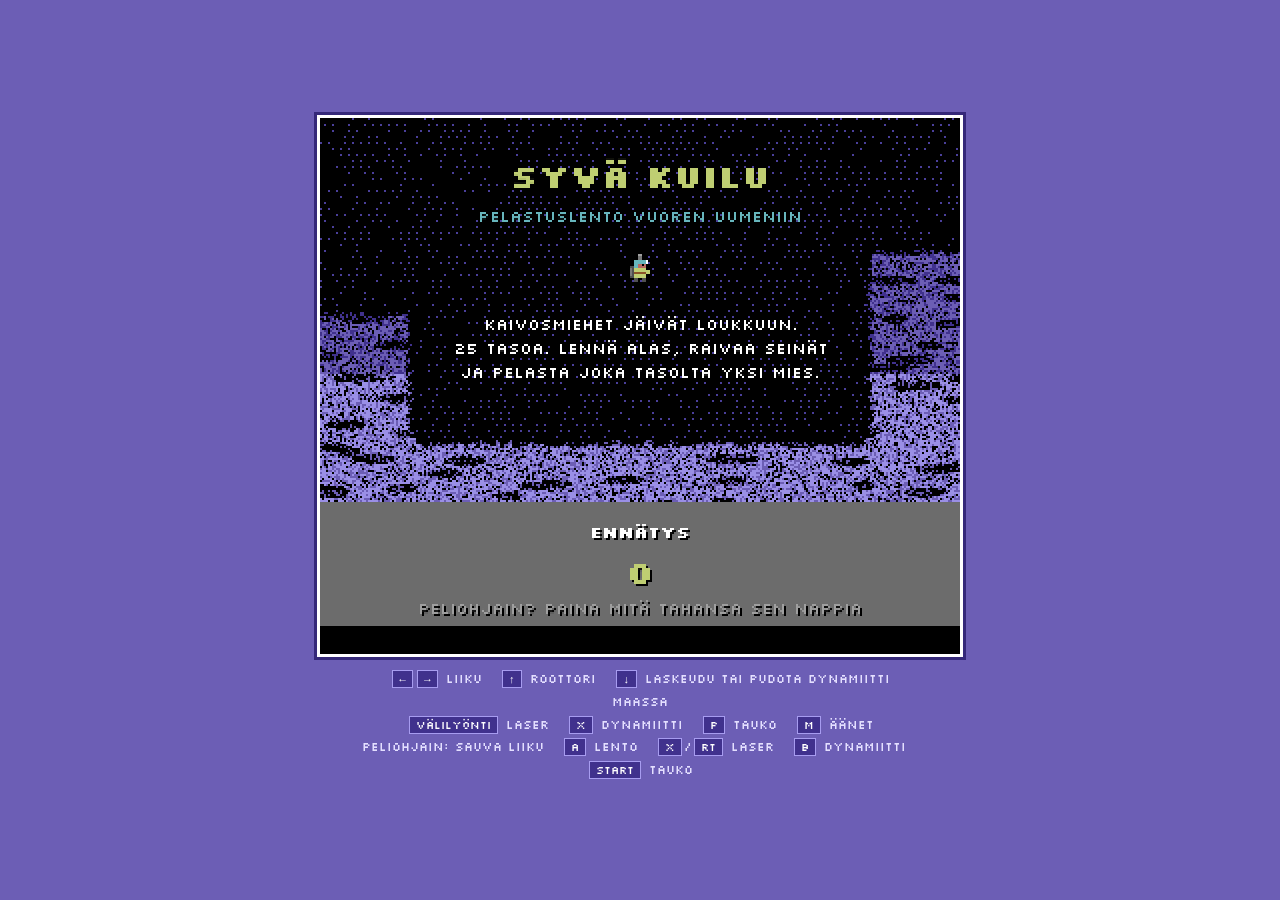
<file: Games/Game3/index.html>
<!doctype html>
<html lang="fi">
<head>
<meta charset="utf-8">
<meta name="viewport" content="width=device-width, initial-scale=1, viewport-fit=cover">
<title>Syvä kuilu – pelastuslento</title>
<link rel="preconnect" href="https://fonts.googleapis.com">
<link rel="preconnect" href="https://fonts.gstatic.com" crossorigin>
<link href="https://fonts.googleapis.com/css2?family=Silkscreen:wght@400;700&display=swap" rel="stylesheet">
<style>
:root{
  --frame:#6C5EB5; --screen:#352879; --ink:#ffffff; --muted:#e4dfff; --keybg:#40318D; --keyline:#a79cf0;
  box-sizing:border-box;
  padding-top:env(safe-area-inset-top,0px);
  padding-bottom:env(safe-area-inset-bottom,0px);
}
@media (prefers-color-scheme: dark){
  :root:not([data-theme="light"]){ --frame:#231c52; --screen:#0f0b2a; --muted:#b9b0f0; --keybg:#352879; --keyline:#6C5EB5; }
}
:root[data-theme="dark"]{ --frame:#231c52; --screen:#0f0b2a; --muted:#b9b0f0; --keybg:#352879; --keyline:#6C5EB5; }
*,*::before,*::after{box-sizing:inherit}
html{height:100%;scroll-padding-top:env(safe-area-inset-top,0px)}
body{
  margin:0;height:100%;background:var(--frame);color:var(--ink);
  font-family:'Silkscreen',ui-monospace,'Courier New',monospace;
  display:flex;align-items:center;justify-content:center;overflow:hidden;
  -webkit-user-select:none;user-select:none;
}
main{display:flex;flex-direction:column;align-items:center;gap:14px;padding:12px;max-width:100%}
.screen{background:#000;padding:0;line-height:0;box-shadow:0 0 0 6px var(--screen)}
canvas{display:block;image-rendering:pixelated;image-rendering:crisp-edges;touch-action:none;outline:none}
canvas:focus-visible{box-shadow:0 0 0 3px #fff}
.help{font-size:12px;line-height:1.9;color:var(--muted);text-align:center;max-width:62ch;margin:0}
kbd{font-family:inherit;font-size:11px;background:var(--keybg);border:1px solid var(--keyline);padding:1px 6px;margin:0 2px;color:#fff}
.pad{display:none;width:min(100%,520px);justify-content:space-between;align-items:center;gap:12px}
.pad.on{display:flex}
.dpad{display:grid;grid-template-columns:repeat(3,56px);grid-template-rows:repeat(2,52px);gap:6px}
.pad button{
  font-family:inherit;font-size:12px;color:#fff;background:var(--keybg);border:2px solid var(--keyline);
  touch-action:none;-webkit-tap-highlight-color:transparent;
}
.pad button.down{background:var(--keyline);color:#000}
.b-up{grid-column:2;grid-row:1}.b-left{grid-column:1;grid-row:2}.b-down{grid-column:2;grid-row:2}.b-right{grid-column:3;grid-row:2}
.acts{display:flex;flex-direction:column;gap:8px}
.acts button{width:110px;height:52px}
.sr{position:absolute;width:1px;height:1px;overflow:hidden;clip:rect(0 0 0 0)}
body.touchmode{touch-action:none;overscroll-behavior:none}
body.touchmode main{padding:0;gap:0}
@media (orientation: portrait){ body.touchmode{align-items:flex-start} }
.touch{display:none;position:fixed;inset:0;z-index:5;touch-action:none;-webkit-touch-callout:none}
.touch.on{display:block}
.touch.on.gp-hidden{display:none}
.stick{position:fixed;width:var(--ss,124px);height:var(--ss,124px);margin:calc(var(--ss,124px) / -2) 0 0 calc(var(--ss,124px) / -2);border-radius:50%;
  border:2px solid rgba(255,255,255,.4);background:rgba(64,49,141,.28);pointer-events:none;opacity:.45;
  left:calc(env(safe-area-inset-left,0px) + var(--sx,96px));top:calc(100% - env(safe-area-inset-bottom,0px) - var(--sy,96px))}
.stick.active{opacity:1}
.knob{position:absolute;left:50%;top:50%;width:54px;height:54px;margin:-27px 0 0 -27px;border-radius:50%;
  background:rgba(255,255,255,.45);border:2px solid rgba(255,255,255,.75)}
.tb{position:fixed;border-radius:50%;font-family:inherit;font-size:13px;color:#fff;
  background:rgba(64,49,141,.5);border:2px solid rgba(167,156,240,.85);touch-action:none;
  -webkit-tap-highlight-color:transparent;-webkit-user-select:none;user-select:none}
.tb.down{background:rgba(167,156,240,.9);color:#000}
.laser{width:var(--lb,96px);height:var(--lb,96px);right:calc(env(safe-area-inset-right,0px) + var(--lr,22px));bottom:calc(env(safe-area-inset-bottom,0px) + 22px)}
.bomb{width:var(--db,66px);height:var(--db,66px);right:calc(env(safe-area-inset-right,0px) + var(--dr,37px));bottom:calc(env(safe-area-inset-bottom,0px) + var(--dbt,132px))}
.tools{position:fixed;top:calc(env(safe-area-inset-top,0px) + 8px);right:calc(env(safe-area-inset-right,0px) + 8px);display:flex;gap:8px}
.tools .tb{position:static;width:42px;height:42px;border-radius:8px;font-size:11px}
.rotate{display:none;position:fixed;left:50%;transform:translateX(-50%);bottom:calc(env(safe-area-inset-bottom,0px) + 150px);
  font-size:10px;color:var(--muted);text-align:center;pointer-events:none;max-width:140px}
@media (orientation: portrait){ .tools{top:calc(env(safe-area-inset-top,0px) + 83.75vw + 14px)} }
.gate{display:none;position:fixed;inset:0;z-index:20;background:var(--frame);color:#fff;
  flex-direction:column;align-items:center;justify-content:center;gap:22px;text-align:center;padding:24px;touch-action:none}
@media (orientation: portrait){ .gate.on{display:flex} }
.gate h2{font-size:18px;margin:0;font-weight:700}
.gate p{font-size:12px;margin:0;color:var(--muted);max-width:28ch;line-height:1.6}
.phone{width:46px;height:80px;border:4px solid #fff;border-radius:9px;position:relative;animation:turn 2.4s ease-in-out infinite}
.phone::after{content:'';position:absolute;left:50%;bottom:5px;width:8px;height:3px;margin-left:-4px;background:#fff}
@keyframes turn{0%,25%{transform:rotate(0)}55%,85%{transform:rotate(-90deg)}100%{transform:rotate(0)}}
@media (prefers-reduced-motion: reduce){ .phone{animation:none;transform:rotate(-90deg)} }
.gate button{font-family:inherit;font-size:12px;color:#fff;background:transparent;border:2px solid var(--keyline);padding:10px 16px}
@media (prefers-reduced-motion: reduce){ *{scroll-behavior:auto} }
</style>
</head>
<body>
<main>
  <h1 class="sr">Syvä kuilu – pelastuslento</h1>
  <div class="screen"><canvas id="game" width="320" height="268" tabindex="0" aria-label="Pelialue. Aloita välilyönnillä."></canvas></div>
  <div class="touch" id="touch" aria-label="Kosketusohjaimet">
    <div class="stick" id="stick"><div class="knob" id="knob"></div></div>
    <button class="tb laser" data-k="fire" aria-label="Laser">Laser</button>
    <button class="tb bomb" data-k="bomb" aria-label="Dynamiitti">Dyn.</button>
    <div class="tools">
      <button class="tb small" data-k="pause" aria-label="Tauko">II</button>
      <button class="tb small" id="fsBtn" aria-label="Koko näyttö">[ ]</button>
    </div>
  </div>
  <div class="gate" id="gate" role="dialog" aria-label="Käännä laite vaakatasoon">
    <div class="phone" aria-hidden="true"></div>
    <h2>Käännä laite vaakatasoon</h2>
    <p>Syvä kuilu pelataan parhaiten puhelin vaakatasossa: peli täyttää näytön ja peukalot ovat ohjaimilla.</p>
    <button id="gateSkip">Pelaa pystyssä</button>
  </div>
  <p class="help" id="help">
    <kbd>←</kbd><kbd>→</kbd> liiku &nbsp; <kbd>↑</kbd> roottori &nbsp; <kbd>↓</kbd> laskeudu tai pudota dynamiitti maassa<br>
    <kbd>välilyönti</kbd> laser &nbsp; <kbd>X</kbd> dynamiitti &nbsp; <kbd>P</kbd> tauko &nbsp; <kbd>M</kbd> äänet<br>
    Peliohjain: sauva liiku &nbsp; <kbd>A</kbd> lento &nbsp; <kbd>X</kbd>/<kbd>RT</kbd> laser &nbsp; <kbd>B</kbd> dynamiitti &nbsp; <kbd>Start</kbd> tauko
  </p>
</main>

<script>
(function(){
'use strict';
// ---------- constants ----------
const T=16, SW=20, SH=12, VW=SW*T, VH=SH*T, HUD=76;
const C={black:'#000000',white:'#FFFFFF',red:'#883932',cyan:'#67B6BD',purple:'#8B3F96',green:'#55A049',
  blue:'#40318D',yellow:'#BFCE72',orange:'#8B5429',brown:'#574200',lred:'#B86962',dgrey:'#505050',
  grey:'#787878',lgreen:'#94E089',lblue:'#7869C4',lgrey:'#9F9F9F'};
const THEMES=[
  {dot:'#4a3f9a',moss:false,bands:[{to:7,c1:'#6C5EB5',c2:'#40318D'},{to:11,c1:'#9a8fe6',c2:'#6C5EB5'}]},
  {dot:'#5c5c5c',moss:false,bands:[{to:4,c1:'#787878',c2:'#505050'},{to:11,c1:'#9F9F9F',c2:'#6C6C6C'}]},
  {dot:'#6f8f68',moss:true, bands:[{to:5,c1:'#9F9F9F',c2:'#6C6C6C'},{to:11,c1:'#C4C4C4',c2:'#8A8A8A'}]},
  {dot:'#3e6a70',moss:false,bands:[{to:6,c1:'#67B6BD',c2:'#40318D'},{to:11,c1:'#a6e2e8',c2:'#67B6BD'}]},
  {dot:'#4a3f9a',moss:true, bands:[{to:6,c1:'#7869C4',c2:'#40318D'},{to:11,c1:'#a99ff0',c2:'#7869C4'}]},
  {dot:'#555555',moss:false,bands:[{to:5,c1:'#BFCE72',c2:'#787878'},{to:11,c1:'#9F9F9F',c2:'#6C6C6C'}]}
];
const WALL1='#8B5429', WALL2='#574200';
const LEVELS=[
 {theme:0,energy:80,map:[
"####################",
"#                  #",
"#  P               #",
"#                  #",
"#############  #####",
"#############  #####",
"##        W    #####",
"##        W    #####",
"##        W    #####",
"##  ################",
"##  ################",
"##  ################",
"##  ################",
"##  ################",
"##               ###",
"##        S      ###",
"##               ###",
"##               ###",
"############     ###",
"############     ###",
"#####            ###",
"#####  M         ###",
"####################",
"####################"]},
 {theme:1,energy:95,map:[
"####################",
"#                  #",
"#               P  #",
"#                  #",
"###  ###############",
"###  ###############",
"##      K          #",
"##           B     #",
"##                 #",
"################  ##",
"################  ##",
"################  ##",
"################  ##",
"###############L  L#",
"###############L  L#",
"###############L  L#",
"#         W        #",
"#         W        #",
"#         W        #",
"#  #################",
"#  #################",
"#  #################",
"#  #################",
"#  #################",
"#  #################",
"#  #################",
"#                  #",
"#        S         #",
"#                  #",
"#               B  #",
"#                  #",
"#LLLLLL      #######",
"#######      #######",
"#######            #",
"#######        M   #",
"####################"]},
 {theme:2,energy:95,map:[
"####################",
"#                  #",
"#  P           O   #",
"#                  #",
"#######   ##########",
"#######   ##########",
"#######     N W    #",
"#######       W    #",
"#######       W    #",
"################  ##",
"################  ##",
"################  ##",
"################  ##",
"#                  #",
"#                  #",
"#   K              #",
"#        B         #",
"#                  #",
"#   #  #           #",
"#   #  #           #",
"#~~~#  #~~~~~~~~~~~#",
"#~~~#  #~~~~~~~~~~~#",
"#####  #############",
"#####  #############",
"#####  #############",
"#####  #############",
"#####             ##",
"#####       S     ##",
"#####             ##",
"############L     ##",
"#           L     ##",
"#           L     ##",
"#   M             ##",
"####################",
"####################",
"####################"]},
 {theme:3,energy:110,map:[
"####################",
"#                  #",
"#                P #",
"#                  #",
"#  ###############L#",
"#  ###############L#",
"#  W        O     L#",
"#  W              L#",
"#  W              L#",
"#  W              L#",
"###############  ###",
"###############  ###",
"###############  ###",
"###############  ###",
"#         K        #",
"#                  #",
"#     S       S    #",
"#                  #",
"#                  #",
"#  #################",
"#  #################",
"#  #################",
"#  #################",
"#  #################",
"#  #################",
"#  #################",
"#      N     W     #",
"#            W     #",
"#            W  B  #",
"################  ##",
"################  ##",
"###############L  L#",
"###############L  L#",
"###############L  L#",
"###############L  L#",
"###############L  L#",
"###############L  L#",
"###############L  L#",
"#                  #",
"#     O            #",
"#            B     #",
"#                  #",
"#  ##########LLLLLL#",
"#  #################",
"#  #################",
"#       W      M   #",
"#       W          #",
"####################"]}
];

// Levels 5-25: generated offline, validated for reachability
LEVELS.push(...[{"theme":0,"energy":105,"map":["################################################################################","##########    ##################################################################","##########    ###################################LLLL###########################","#####          #######    S     ###########                            #########","#####          #######          ###########      B                     #########","#####          W                ###########                                 ####","#####          W            ###############    B    ############            ####","#####P         W               B                 ###############         S  ####","#########################                        ######################    #####","#########################                        ######################    #####","#########################  #####################################################","#########################  #####################################################","#########################  #####################################################","#########################  #####################################################","#########################  #####################################################","#########################  #     ###############################################","#########################  #B    ###############################################","#########################             ##########################################","#########################             ##########################################","#########################          M  ##########################################","################################################################################","################################################################################","################################################################################","################################################################################"]},{"theme":1,"energy":100,"map":["############################################################","###########################LLLL#############################","########################LLL      W                ##########","#######                          W                    ######","#######                      B   W                    ######","#######                         ############       B  ######","###           ###########       ############P         ######","###           ###########      ~###############       ######","### M         ###########      ##################     ######","#########################      #############################","#########################   ################################","#########################   ################################","#########################   ################################","#########################   ################################","########################         K #########################","########################           #########################","########################        B  #########################","########################           #########################","############################################################","############################################################","############################################################","############################################################","############################################################","############################################################"]},{"theme":2,"energy":100,"map":["############################################################","##########   ###############################################","#####L        ##############################################","#####L        #################################          ###","######                                       W           ###","#######                                      W       P   ###","#######                  S                   W       #######","########################           #########################","########################           #########################","########################           #########################","########################  #######  #########################","#################################  #########################","#############################L###  #########################","###########################LL      #########################","###########################          #######################","###########################          #######################","########################### M        L######################","############################################################","############################################################","############################################################","############################################################","############################################################","############################################################","############################################################"]},{"theme":3,"energy":120,"map":["################################################################################","######LLLLLL####################################################################","####L         L###########      ################################################","####L     B   L###########      ###################################L      ######","#####         L###########      ################      #############L      ######","######     ###LL##########    ##################      ##########LLL     P ######","######N                           W                   W                 ########","######                            W                   W                 ########","######                            W            S      W                 ########","######   #################   ###################################################","######   #################   ###################################################","######   #################   ###################################################","######   #################   ###################################################","######   #################   ###################################################","######   #################   ####   ############################################","###         ##############   ####  M############################################","###         ##############N        #############################################","###         ##############         #############################################","###         ##############         #############################################","##########################         #############################################","################################################################################","################################################################################","################################################################################","################################################################################"]},{"theme":4,"energy":130,"map":["############################################################","############################################################","############################################################","############################################################","############################################################","###################################################LLLLLL###","##############################################            ##","##############################################            ##","##############################################            ##","##############################################P           ##","#######################################################   ##","#######################################################   ##","#######################################################   ##","#######################################################   ##","####            ###########                     W         ##","####       O    ###########                     W         ##","####            ###########                     W         ##","####  M         ###########      O    #####   ####~~~~  ####","#######                  W    S       #####   ########  ####","#######                  W          #######   ##############","########                 W          #######   ##############","#############################   ###########   ##############","#############################   ###########   ##############","#############################   ###########   ##############","#############################   ###########   ##############","#############################   ###########   ##############","#############################   ###########   ##############","###########       ###########   ###########   ##############","###########               ###   ###########       B       ##","###########                K    ###########               ##","###########~~~~~          S     ###########           S   ##","#####################           #############  ####  #######","#############################################  #############","#############################################  #############","#############################################  #############","#############################################  #############","#############################################  #############","#############################################  #############","#############################################  #############","#############################################  #############","#############################################       K   B ##","############################################L    O        ##","############################################L             ##","#######################################################  ###","############################################################","############################################################","############################################################","############################################################"]},{"theme":5,"energy":120,"map":["############################################################","#############  L############################################","############    ############                     ###########","#######L   W      ##########                       #########","#######L   W      ##########                       #########","#######L   W   O  #######          #######         #########","#######L   ##   #########         N#######   P     #########","#######L   ##           W          #######   ###############","########   ##           W          #######   ###############","########   ##           W          #######   ###############","########   ###LL##########################   ###############","########   ###############################   ###############","########   ###############################   ###############","########   ###############################   ###############","######            ########################   ###############","######            ######### K      B #####   ##  L##########","######     S      #########          #####   ##  LLL########","######LLLLLL###   #########                         ########","###############M  ############                      ########","##############################                      ########","###########################################         ########","############################################  ##############","############################################  ##############","############################################################"]},{"theme":0,"energy":145,"map":["################################################################################","######################################################################    ######","######################################################################    ######","############################LLL###################################        ######","############################     W             ###################   B   #######","############################     W                     W         W       #######","###########################      W                     W         W       #######","###########################      #########             W         W     #########","###########################P     #################################    ##########","###############################  #################################   ###########","###############################  #################################   ###########","###############################  #################################   ###########","###############################  #################################   ###########","###############################  ##############################  #   ###########","#####S         ###########          ##########################           K######","#####          ###########          ##########            ####            ######","#####          ########### S        ##########            ####           N######","#####          ###########          ##########            ####  S         ######","#####          ###########~~~~~   ~~##########M                        ~~~######","######  #######################   ################                     #########","######  #######################   ################                   ###########","######  #######################   ##############################################","######  #######################   ##############################################","######  #######################   ##############################################","######  #######################   ##############################################","######  #######################   ##############################################","######  #######################   ##############################################","######  ##############            ##############################################","######  ##############            ##############################################","######  #                         ##############################################","######  #                         ##############################################","######                   O        ##############################################","######       O   #####    ######################################################","######           ###############################################################","########LLLLL###################################################################","################################################################################"]},{"theme":1,"energy":135,"map":["############################################################","#########################  ####################### B   #####","###########  #########          ##########             #####","###########  #########          ##########             #####","#########     ########          ##########          O ######","#########     ########          W                     ######","#########     ########   #      W                 ~~~~######","#########P     W           B    W                 ##########","##########     W             ##################   ##########","##########     W             ##################   ##########","######################   ######################   ##########","######################   ######################   ##########","######################   ######################   ##########","######################   ######################   ####  ####","######################   ##           L########          ###","######################                L########       B  ###","######################               BL########          ###","######################                L###########LLL  #####","###########################           L#############L  #####","################################   #################L  #####","################################   ##################  #####","################################   ##################  #####","################################   ##################  #####","################################   ##################  #####","################################   ##################  #####","################################   ##################  #####","################################   #############    #  #####","#############################         #######       #  #####","#############################         #######          L####","#############################    S    #######          L####","#############################B        ########M        L####","################################LLLLLL###########LLLLLL#####","############################################################","############################################################","############################################################","############################################################"]},{"theme":2,"energy":145,"map":["############################################################","########LLLLLL##############################################","#####        S##################################S     ######","#L            #################                       ######","#L            ##############                          ######","#L            W          W                          ########","#L     P      W          W           #######################","#L     #      W          W            ######################","##     #####################  ####    ######################","##  ########################  ####    ######################","##  ########################  ##############################","##  ########################  ##############################","##  ########################  ##############################","##  ########################  ##############################","##  #        ##########            #########################","##           ########## B          ##########L   ###########","##           ##########            ##########L   #####LL####","##      S    ##########            ##########           ####","#####        #########             ##########     O    B####","######   #  ##########             W                    ####","######   #  ##########             W                    ####","##########  ###############N       W                 #######","##########  #################################  #############","##########  #################################  #############","##########  #################################  #############","##########  ########################   ######  #############","##########  ########################   ######  #############","##########  ###############            ######  #############","####          #############           #######  #############","####O                       O         #######  #############","####        O                         ###L      K###########","####                       ~~~~~~~~~~~###L       ###########","####          ###########################L       ###########","#########################################L     M ###########","###########################################LL###############","############################################################"]},{"theme":3,"energy":165,"map":["####################################################################LLLLL#######","#################################################################LLL     #######","################################################################           L####","######                          ################################           L####","##            B                 ##########           ###########           L####","##                               #########           ###########   ######  L####","##      S     ##############     #########           ####################  L####","##            ##############     W          O    ########################  L####","##~~~~~~~~~~~~##############     W               ########################  #####","############LL##############P    W               ########################  #####","############################################   ##########################  #####","############################################   ##########################  #####","############################################   ##########################  #####","############################################   ##########################  #   #","#################################     ######   #####################           #","#################################     ######   #####################          ##","############################         #######   #####################          ##","######           ########### B       #######   ##                             ##","######           ###########         #######   ##     B            O          ##","######  O                        S   #######  S K                       B ######","######        S                    #########            ########################","##########                         #########            ########################","############################  ###############   ################################","############################  ###############   ################################","############################  ###############   ################################","############################  ###############   ###    #########################","############################  ###############   ###    #########################","############################  ###############           ########################","############################  ###############           ########################","##########################      #############   S       ########################","##########################                  W        B##########################","##########################  S               W         ##########################","########################                    W      #############################","########################        ################################################","########################        ################################################","#############################   ################################################","#############################   ################################################","#############################   ################################################","#############################   ################################################","#############################   ################################################","######################L         ################################################","######################L         L###############################################","#######################         L###############################################","#######################         L###############################################","####################### M    LLL################################################","################################################################################","################################################################################","################################################################################"]},{"theme":4,"energy":155,"map":["################################################################################","################################################################################","################################################################################","################################################################################","###          #################     #############################################","###          #################     #############################################","###          #########                            ##############################","###     O     W           O                         ############################","###P          W                              S      ############################","######        W         B ~~      ##########        ############################","##########   ##########   #####   ##############################################","###############################   ##############################################","###############################   ##############################################","###############################   ##############################################","###############################   ##############################################","###########################                  W         #########################","##########################        B          W         #########################","##########################                   W         #########################","##########################    S   ##############       #########################","##########################        ##############          ######################","##########################      ################          ######################","##########################LLLLLL################       S  ######################","################################################     ###########################","################################################   #############################","################################################   #############################","################################################   #############################","###############################################       W                   ######","###############################################       W                   ######","###############################################       W                   ######","############################################  K       ###############     K ####","############################################   S     O###############       ####","############################################          ###############B      ####","############################################LLL####   ###############       ####","###################################################   ###############    M  ####","###################################################   ##########################","###################################################   ##########################","###################################################   ##########################","###########################################LLLL####   ##########################","########################     #############            ##########################","########################     #############            ##########################","######################     O     #########            ##########################","######################           #########           L##########################","######################         O #############   ###############################","######################                           ###############################","##########################                       ###############################","##########################                       ###############################","############################################LLLLL###############################","################################################################################"]},{"theme":5,"energy":155,"map":["################################################################################","#################################################LLLLLL##########    ###########","###########################################                          ###########","##############################   W                                  ############","##############################   W                                  ############","##############################   W                     L#######     ############","##############################   ##########P     B     L########LLLL############","##########################            ##########################################","##########################            ##########################################","##########################            ##########################################","#############################   ##  ############################################","#############################   ################################################","#############################   ################################################","#############################   ################################################","##########      #############   ################################################","##########      #############   ##################################LLLLLLLLLLL###","###########  O  ########LLLLL   ##################################           ###","###########                      W           W       LLL##########           ###","############                B    W           W           #########           ###","############                     W           W                              S###","#######################         ##############                             #####","########################L  ###################                             #####","################################################        ##########   ###########","################################################   ###############   ###########","################################################   ###############   ###########","################################################   ###############   ###########","###########################################LL###   ###############   ###########","###########################################        ###############   ###########","###########################################        ###############      ########","###########################################        ############ SK     M########","###########################################B    ###############       ##########","###########################################LLLLL################      ##########","################################################################################","################################################################################","################################################################################","################################################################################"]},{"theme":0,"energy":185,"map":["################################################################################","#################################################################   ######LLL###","###############################################       W                       L#","###############################################     O W                       L#","###############################################       W                       L#","######################           ##############   ################            L#","######################        B  ############      B##############P        ~~~##","###################### O         ############       ################### B  #####","######################            ###########       ############################","#############################     ###########       ############################","#############################  ##############       ############################","#############################  ##############   ################################","#############################  ##############   ################################","#######################LLL###  ##############   #####   ########################","#######################            ##########   #####   ########################","####################### B          ##########            L######################","#######################            L#########            L#########LLLLLL#######","###########################      ##L#########            L#####LLLL         ####","###########################                 W B          L#####             ####","###########################     O           W            L#####  B          ####","###########################                 W          ########           O ####","##############################   ##################LLLL########   #         ####","##############################   ##############################   ###LLLLLL#####","##############################   ##############################   ##############","##############################   ##############################   ##############","########LLLL##################   ##############################   ##############","#######                          ##############################   ##############","#######                          #################                ##############","######                           #############       B            ##############","######      ############         #############                    ##############","######      ############ B      ##############           #####      ############","######      ##############    O              B       #LL######      ############","######       #############                           #########   S  ############","########     #############                           #########      ############","###########LL################   ############L###   #############################","#############################   ################   #############################","#############################   ################   #############################","#############################   ################   #############################","#############################   ################   #############################","#############################   ################   #############################","########################L        L##############   #############################","########################L    S   L##############   #############################","########################L        L#########    #   #############################","########################L  S     L#########N       #############################","#########################   ###############        #############################","#########################   ################       #############################","#########################   ################    ################################","#########################   ####################################################","#########################   ####################################################","#########################   ####################################################","#########################         ##############################################","#########################         ##############################################","######################### B       ##############################################","#############################  M  ##############################################","#############################  #################################################","################################################################################","################################################################################","################################################################################","################################################################################","################################################################################"]},{"theme":1,"energy":185,"map":["################################################################################","################################################################################","#################################################                    ###########","####     L##################   L##############                       ###########","####    BL#LLLLL############   LLL############                          ########","######            ###### SK     B ############           ######  B      ########","######            ######          ############     O     ######         ########","######                            W          W      LL   ######         ########","######                            W          W      ##   #######LLLL  ##########","######P                           W          W      ##   #######################","#######  #    LL################################LLL###   #######################","#######  #############################################   #######################","#######  #############################################   #######################","#######  #############################################   ###########LLLLLL######","###  ##  ####################################LLLLLL###   ###########       L####","##         #################################L                              L####","#          #################################L                              L####","#  O     B #################################                               L####","#     ######################################    LLLLLL   ###########~~~~~~~L####","####  ######################################             #############LLLLL#####","####  ######################################O            #######################","####  ######################################             #######################","####  ################################################   #######################","####  ################################################   #######################","####  ################################################   #######################","####  ################################################   #########LLLLLL########","####  ###########################################LL###   ######              ###","####  ##########################################L        ######              ###","####             ###############################LS              B            ###","####            O###############################L    S                       ###","####        S    ###############################L                    N####   ###","############LLLLL##############################L         #######LLLL######   ###","###############################################L  #     ##################   ###","###############################################L  #     ##################   ###","###################################################  #####################   ###","###################################################  #####################   ###","###################################################  #####################   ###","###################################################  #####################   ###","###################################################  #####################   ###","###################################################  ###############         ###","###################################################  ###############     O   ###","################################################  KB    ############  M      ###","##############################################          ########################","##############################################   O      ########################","##############################################          ########################","##############################################          ########################","##############################################   ###############################","##############################################   ###############################","##############################################   ###############################","##############################################   ###############################","##############################################   ###############################","#############################################         S#########################","#############################################          #########################","#############################################          #########################","#############################################          #########################","#############################################   B      #########################","###############################################     ############################","###############################################LLLLL############################","################################################################################","################################################################################"]},{"theme":2,"energy":185,"map":["################################################################################","################################################################################","################################################L        B######################","############################LL##################L  B      ######################","########LL              B         ##############L         ######################","########      B                      ###########L         ######################","########                                     W            ######################","########       ###############               W         #########################","########       ###############P              W         #########################","########       ###################   ##############  ###########################","###########LLLL###################   ##############  ###########################","##################################   ##############  ###########################","##################################   ##############  ###########################","##################################    #############  ###########################","##################################    ##########                 W      L#######","#######    ##################         ##########                 W      LLLL####","#######    ##################         ######                     W     B    ####","#####           #############   B     ######            ##########          L###","#####                                 ######            ##########          L###","#####                                 ######            ##########          L###","#####          O                   #########S     B     ##########          L###","####B           ##########LLLLLLLL###################################   ########","####    #############################################################   ########","####LLLL#############################################################   ########","#####################################################################   ########","#####################################################################   ########","#######################################################LLL###########   ########","#######################################################    #########    ########","##############################LLL##############LL######    #########    ########","##############################N                    W  S   ##########    S   ####","##########################                         W             W          ####","##########################                         W             W          ####","##########################           ########  #####             W          ####","########################## M    B    ########  #######LL#############LLLLL######","################################LL###########  #################################","#############################################  #################################","#############################################  #################################","#############################################  #################################","#############################################  #################################","#############################################  #################################","#############################################  #################################","############################################L  #################################","############################################L  ###LL############################","##########################################L  O           #######################","###########################################        B     #######################","###########################################              #######################","###########################################   ######   #########################","###########################################   ##################################","###########################################   ##################################","###########################################   ##################################","###########################################   ##################################","###########################################   ##################################","###########################################   ##################################","###########################################          N##########################","###########################################           ##########################","###########################################           ##########################","#################################################     ##########################","#################################################     ##########################","####################################################  ##########################","####################################################  ##########################","####################################################  ##########################","####################################################  ##########################","##########################################            ##########################","##########################################            ##########################","########################################## S          ##########################","################################################################################","################################################################################","################################################################################","################################################################################","################################################################################","################################################################################","################################################################################"]},{"theme":3,"energy":200,"map":["################################################################################","###############################LLLLL########LLLLLL##############################","##########################LLLL                     ##################       L###","#########################L                         ##################       L###","#########################L                         ##################       L###","###########      #######LL         #########       K   ##############       L###","###########             B    S     ######### S         ##############       L###","###########                     O###########                              ######","###########P                     ##############                   B       ######","##########################   ##################                           ######","##########################   ##################   ##############################","##########################   ##################   ##############################","##########################   ##################   ##############################","##########################   ##################   ##############################","##########################   ##################           L#####################","##########################   ######LL##########           L#####################","######################   W           ##########           L#####################","######################   W           #############LLLLLLLL######################","######################   W           ###########################################","######################   ###         ###########################################","######################   #######################################################","######################   #######################################################","######################   #######################################################","######################   #######################################################","######################   ##########################LL###########################","######################   #######################     ###########################","######   W                    L#############N        ###########################","######   W                   OL#############      O  ###########################","######   W   B                LL############         ###########################","#    #   ####L########         S###############   ##############################","#    #   ###LL########          ###############   ##############################","#         K   ########                            ##############################","##            #############                       ##############################","##            #############                       ##############################","#######   ###L#############LLLLLLLLL############################################","#######   ######################################################################","#######   ######################################################################","#######   #####################L  ##############################################","#######   ###############LLLLLLL  #########     B   ############################","#######   ###############          K ###### B       ############################","######L   ###############                           ############################","####LLL   ###############  S      B                 ############################","####        W                                    M  ############################","##   O      W                        ######      ###############################","##          W                   ##   ######   ##################################","##       B########################   ###########################################","########LL########################   ###########################################","##################################   ###########################################","##################################   ###########################################","#####LLLLLL#######################   ###########################################","#####       K  L############LL####   ###########################################","###   B        L######               ###########################################","###       O    L######               ###########################################","###    #                O            ###########################################","###LLL##                    OLLL################################################","########                     L##################################################","################################################################################","################################################################################","################################################################################","################################################################################"]},{"theme":4,"energy":205,"map":["################################################################################","############################LLLLLLL#####################################   #####","############################                 W     #####################   #####","###########      ###########                 W     ##################      #####","###########    S ########L    B              W     ##################   B ######","###########      ########L         ###########     ##################     ######","###########   ###########L         ###########                            ######","###########   ###########L~~~~~~   #########                             #######","###########   ############LLL###   #########                             #######","###########   ##################   #########P           ########################","###########   ##################   ###############LLLLLL########################","###########   ##################   #############################################","###########   ##################   #############################################","###########   ##################   #############################################","###########                   ##   #############################################","###########                        #############################################","####   W                           ######     #########################     ####","####   W          #####            ######     LLLLLL##########              K ##","####   W          #####          B ######              #######                ##","####   ##~~~~~~~  #####            #######                                    ##","####   ###LLLLLL################   #######                                   S##","####   #########################LLL##########                               ####","####   #############################################   #######   ########LL#####","####   #############################################   #######   ###############","####   #############################################   #######   ###############","####   ###LL#######################################    #######   ###############","####        L###################################K        #####   ###############","####        L#########        K  ###############         #####   ###############","####        L#########      O     W            W         L####   ###############","######   ###LLLL######            W            W  B  #   L####   ###############","######   W                        W            W     #   L####      K      #####","######   W    B                  ###########L####    #   L####             #####","######   W                   #########################   #####           O #####","############LLLL######     ###########################   #########         #####","########################   ###########################   ###########LLLLL#######","########################   ###########################   #######################","########################   #######################L###   #######################","########################   ####################LLL       #######################","########################   ####################          #######################","########################   ####################N         #######################","#####################L B     L#################          #######################","#####################L    S  L#################          #######################","#####################L       L################# M      LL#######################","#####################L~~~   ~L##################################################","#########################   ####################################################","#########################   ####################################################","#########################   ####################################################","#########################   ####################################################","#########################   ####################################################","#######################         ################################################","#######################         ################################################","#######################       ##################################################","########################      L#################################################","#######################L~~~~~~L#################################################","########################LLLLLL##################################################","################################################################################","################################################################################","################################################################################","################################################################################","################################################################################"]},{"theme":5,"energy":200,"map":["################################################################################","#########################################  #####################################","#########################################  #####################################","##########################################      ################################","###########################                     ################################","#######################        S                                      B ########","#######################                                                    #####","#######################           ########   P                             #####","#######################  O        ########   #####################         #####","#######################           ########   #####################  B      #####","###########################LLLLLL#########   ###########################   #####","##########################################   ###########################   #####","##########################################   ###########################   #####","##########################################   ###########################   #####","##########################################   ####################   B        ###","##########################################   ########  L#########            ###","##########################################   ########  LLL#######            ###","##########################################    W           ######################","##########################################N   W           ######################","##########################################    W   B       ######################","################################################   #############################","################################################   #############################","################################################   #############################","################################################   #############################","################################################   #############################","################################################   #############################","################################################   #############################","################################################   #############################","##########################LLLLLLLLLLL#######L      #############################","##########################            ####LLL      #############################","##########################      S     ####         K  ##########################","##########################            ####            ##########################","##############################LL###   ####            ##########################","###################################   ####        S   ##########################","###################################   #######  #################################","###################################   #######  #################################","########################LL#########   #######  #################################","########################   ########   #######  #################################","######################      W                       ############################","#            W              W                       ############################","#            W              W                        K##########################","#N           W             ####LL############  O      ##########################","##       ###############LL###################         ##########################","##       ########################################LL#############################","##B      #######################################################################","##~      #######################################################################","######   #######################################################################","######   #######################################################################","######   #######################################################################","######   #######################################################################","######   #######################################################################","######   #############         K L##############################################","######   #LLLLLL######           ###############################################","####            ######    S      ###############################################","#L      O                      M ###############################################","#L                           ###################################################","##                           ###################################################","##              ################################################################","##   ###########################################################################","##   ###########################################################################","##   ###########################################################################","##   #     #####################################################################","##         #####################################################################","##                ##############################################################","##                ##############################################################","##                ##############################################################","###S ~~~~~~#####  ##############################################################","###  ###########  ##############################################################","###  ###########  ##############################################################","################  ##############################################################","################  ##############################################################","################  ##############################################################","################  ##############################################################","################  ##############################################################","################  ##############################################################","################  ##############################################################","################  ##############################################################","################  ##############################################################","########## B    B ##############################################################","##########        ##############################################################","##########        ##############################################################","##########LL    ################################################################","###########L    ################################################################","################################################################################"]},{"theme":0,"energy":220,"map":["################################################################################","#######################LLL######################################################","#######################          ##############LLL##############################","######################          N#############L   ##############################","######################           #############L      ###########################","######################      O    ###########L      B  W               ##########","######################           ###########L S       W                    #####","######################  B  ###   ###########L         W                    #####","######################   #####   ###########L         #########P           #####","######################   ##########################   ##############LLLLLLL#####","######################   ##########################   ##########################","######################   ##########################   ##########################","######################   ##########################   ##########################","######################   ##########################   ##########################","######################   ##########################   ##########################","######################       K    #################   ##########################","#####################L   O        #################   ##########################","#####################L            #################   ##########################","#####################L            L#########      W      L######################","#######################     S     L#########      W      L######################","#######################LL###   #############      W      L######################","############################   #############   ######LLLL#######################","############################   #############   #################################","############################   #############   #################################","############################   #############   #################################","#######################        #############   #################################","#######################        #############   ####LL###########################","#######################                              ###########################","#######################                              ###########################","######################   B                    O          L######################","######################  LL##################             L######################","######################  L###################             L######################","############################################LL#          #######################","#################################################   #   ########################","#####################################################   ########################","#####################################################   ########################","#####################################################   ########################","############################################LLL######   ########################","####LLLL####################################     W      ########################","##            ############################## B   W      ########################","##       S    ##############################     W      ########################","##            #############  B      #########   ################################","##   ###   ################        B            ################################","##   ###     W B         W                      ################################","##   ###     W           W                    B ################################","##   ###     W           W          ############################################","##   ###########################################################################","##   ###########################################################################","##   ###########################################################################","##   #########################LL################################################","##   #########################  ################      ###########     ##########","##   #########################  ###############L      ###########     ##########","#L   L###################           ###########L      ###########     ##########","#L   ###LLLLL############       S   ###########L~     ###########     ##########","#L   #      B               B       ###########L#                     ##########","#L   W                                             O                  ##########","#L   W                                                                 L########","#L   W        #############                         ###############    L########","##########   ###############   ###LL########LLLLLLLL############################","##########   ###############   #################################################","##########   ###############   #################################################","##########   ###############   #################################################","##########   ###############   #################################################","##########   ###############   #################################################","##########   ###############   #################################################","##########   ###############   #################################################","######L  #   ##############       ##############################################","######L         L##########   B   ##############################################","######L         L##########       ##############################################","########     M  L##########       ##############################################","########  ######################################################################","########LL######################################################################"]},{"theme":1,"energy":220,"map":["################################################################################","################################################################################","################################################################################","##########################LLLLLLLL##############################################","######################      B     L#############################################","######################         S   ################LLL##########################","######################                                L#########################","######################                                L#########################","######################       S                P       ##########################","#################################  ################  ###########################","#################################  #############################################","#################################  #############################################","#################################  #############################################","#################################  #############################################","#################################  #############################################","#################################  #############################################","#################################  L############################################","#####                      ######  L########LLLLLLLLL##########               ##","##                         K  W                      ##########               ##","##             O           O  W                                               ##","##        B     ######        W                       O               #####   ##","##   #  ~~~~~~~~######  ~~~~~####LLL############                     N#####   ##","##   #####################LL###############################################   ##","##   ######################################################################   ##","##   ######################################################################   ##","##   ######################################################################   ##","##   ######################################################################   ##","##   #########################LLLLL#################LLLL#############LLL###   ##","#L   #########################   B    ##############      L#########L         ##","#L          ##################                  W     S   L#########L         ##","#L          ##################                  W         L#########LO        ##","#L  B        W             W                B   W        ###########L     ######","#####        W             W       #################     #######################","#####        W             W B     ####################  #######################","#####  ################################################  #######################","#####  ################################################  #######################","#####  ################################################  #######################","#####  ################################################  #######################","#####                         B  ######################  #######################","#####     B                      L######## K       W     #######################","#####                            L########    O    W     #######################","#####    LLLLLLL########LLLLL#   LLLL#####         W     #######################","##N           ###########L           #####        ##############LLLLLLLLLLL#####","##            ###########L           #######                               L####","##            ############           #######                               L####","##~~~~~~~~~~~~############           #######                            M  L####","##LLLLLL#LLL##############L###   ###########   #################################","##############################   ###########   #################################","##############################   ###########   #################################","##############################   ###########   #################################","##########################L           ######   #################################","##########################L           ######   #################################","##########################L    O      ######          ##########################","##########################L         S #####L   B      ##########################","###########################LLLLLLL#########L          ##########################","###########################################L          ##########################","###############################################~~~~~~~##########################","###############################################LLLLLLL##########################","################################################################################","################################################################################"]},{"theme":2,"energy":225,"map":["##############################################LLLLL#############################","#####LLLL#  #################################L       ###########################","#####    K  ############LLLLLLLLLL##########LL       ###############LLLLLLL#####","##          ############                             ###############       L####","##      S   ############                             ###############       L####","##          ############      B                O     W                     L####","##O         ############       LLLLL##########       W                   B L####","##   ###################       L##############       W              P      L####","##   ###################       L##############  ################################","##   ###################N      L##############  ################################","##   #########################################  ################################","##   #########################################  ################################","##   #########################################  ################################","##   ###LLLL##################################  #  #############################","##                L###############LLL#########  #  #############################","##        S       L###############    #######                              #####","##                L###############    #######                               L###","##############  #######L   W         ########                               L###","##############  #######L   W                W    O   LLL##############  B   L###","##############  #######L   W                W        L################      L###","##############  ########  ####              W        #################      L###","##############  ########  #######   ##############   #################   #######","##############  ########  #######LLL##############   #################   #######","##############  ########  ########################   #################   #######","##############  ########  ########################   #################   #######","#######     ##  ########  ###################LL###   #################   #######","#######     ##  ########  ###################        #################      ####","#######B        ########  #####       L######        #################      ####","########        ########       S   S  L######        #################      ####","########     B  ########              L##########  LL###########################","########                              L##########LL#############################","##########                          ~~L#########################################","##########                          ############################################","###########   #################LL###############################################","###########   ##################################################################","###########   ##################################################################","###########   #############LLLL#################################################","###########   #############    ###################    ##########################","###########   #############    ############### K          L#####################","##########      #######     S      L##########            L#####################","#########L     S#######  B         L##########            L#####################","#########L      #######            L##############N  ###########################","#########L~                                          ###########################","##########L                                          ###########################","##########L                                          ###########################","#############################   ##################   ###########################","#############################   ##################   ###########################","#############################   ##################   ###########################","#############################   ##################   ###########################","##########################      ##################   ###########################","##########################      ##########  K   ##   ###########################","#######################L          ########B          ###########################","#######################L          ########           ###########################","########################          L#######    B     N###########################","########################          L#######~~~~~~LLLLL###########################","########################M         ##############################################","###########################   ##################################################","################################################################################","################################################################################","################################################################################"]}]);

// ---------- canvas ----------
const cv=document.getElementById('game');
const ctx=cv.getContext('2d');
cv.width=VW; cv.height=VH+HUD;
ctx.imageSmoothingEnabled=false;

// ---------- storage ----------
function loadHi(){try{return parseInt(localStorage.getItem('syvakuilu-hi')||'0',10)||0}catch(e){return 0}}
function saveHi(v){try{localStorage.setItem('syvakuilu-hi',String(v))}catch(e){}}

// ---------- audio ----------
let ac=null, muted=false;
function initAudio(){ if(ac) return; try{ ac=new (window.AudioContext||window.webkitAudioContext)(); }catch(e){ ac=null; } }
function beep(f,d,type,vol,slide){
  if(!ac||muted) return;
  const t=ac.currentTime, o=ac.createOscillator(), g=ac.createGain();
  o.type=type||'square'; o.frequency.setValueAtTime(f,t);
  if(slide) o.frequency.linearRampToValueAtTime(Math.max(20,f+slide),t+d);
  g.gain.setValueAtTime(vol||0.05,t); g.gain.exponentialRampToValueAtTime(0.0001,t+d);
  o.connect(g); g.connect(ac.destination); o.start(t); o.stop(t+d+0.02);
}
function noise(d,vol){
  if(!ac||muted) return;
  const n=Math.floor(ac.sampleRate*d), b=ac.createBuffer(1,n,ac.sampleRate), a=b.getChannelData(0);
  for(let i=0;i<n;i++) a[i]=(Math.random()*2-1)*(1-i/n);
  const s=ac.createBufferSource(), g=ac.createGain(); s.buffer=b; g.gain.value=vol||0.2;
  s.connect(g); g.connect(ac.destination); s.start();
}
function jingle(notes,step){ notes.forEach((f,i)=>setTimeout(()=>beep(f,step/1000*0.9,'square',0.05),i*step)); }

// ---------- input ----------
const keys={}, prev={};
const KEYMAP={ArrowLeft:'left',KeyA:'left',ArrowRight:'right',KeyD:'right',ArrowUp:'up',KeyW:'up',
  ArrowDown:'down',KeyS:'down',Space:'fire',KeyZ:'fire',KeyK:'fire',KeyX:'bomb',KeyL:'bomb',
  Enter:'start',KeyP:'pause',Escape:'pause',KeyM:'mute'};
addEventListener('keydown',e=>{ const k=KEYMAP[e.code]; if(!k) return; e.preventDefault(); initAudio(); keys[k]=true; });
addEventListener('keyup',e=>{ const k=KEYMAP[e.code]; if(!k) return; e.preventDefault(); keys[k]=false; });
addEventListener('blur',()=>{ for(const k in keys) keys[k]=false; if(state==='play') state='paused'; });
function pressed(k){ return inp[k] && !prev[k]; }
let tap=false;
cv.addEventListener('pointerdown',()=>{ initAudio(); tap=true; cv.focus(); });

const mm=q=>!!(window.matchMedia && matchMedia(q).matches);
const coarse = mm('(pointer: coarse)') || mm('(any-pointer: coarse)') || (navigator.maxTouchPoints>0 && !mm('(pointer: fine)'));
let touchMode=false;
function vibe(pat){ try{ if(navigator.vibrate) navigator.vibrate(pat); }catch(e){} }
const touchEl=document.getElementById('touch'), stick=document.getElementById('stick'), knob=document.getElementById('knob');
function enableTouch(){
  if(touchMode) return; touchMode=true;
  document.body.classList.add('touchmode');
  document.getElementById('help').style.display='none';
  touchEl.classList.add('on'); fit();
  const gate=document.getElementById('gate');
  if(!gateSkipped) gate.classList.add('on');
}
let gateSkipped=false;
document.getElementById('gateSkip').addEventListener('click',()=>{ gateSkipped=true; document.getElementById('gate').classList.remove('on'); });
// --- touch tracking: each finger is a joystick, a button or a plain tap ---
const active=new Map(); let sid=null, ox=0, oy=0; const RAD=48;
function place(){ stick.style.left=ox+'px'; stick.style.top=oy+'px'; }
function upd(x,y){
  let dx=x-ox, dy=y-oy; const d=Math.hypot(dx,dy);
  if(d>RAD){ ox+=dx*(1-RAD/d); oy+=dy*(1-RAD/d); place(); dx=x-ox; dy=y-oy; }
  knob.style.transform='translate('+dx+'px,'+dy+'px)';
  keys.left=dx<-14; keys.right=dx>14; keys.up=dy<-16; keys.down=dy>24;
}
function btnFrom(el){ return el && el.closest ? el.closest('#touch button') : null; }
function pressBtn(b){ if(b && b.dataset.k){ keys[b.dataset.k]=true; b.classList.add('down'); } }
function releaseBtn(b){
  if(!b || !b.dataset.k) return;
  for(const v of active.values()) if(v.btn===b) return;
  keys[b.dataset.k]=false; b.classList.remove('down');
}
function toggleFS(){
  const D=document;
  try{
    if(!(D.fullscreenElement||D.webkitFullscreenElement)){
      const el=D.documentElement, req=el.requestFullscreen||el.webkitRequestFullscreen;
      if(req) Promise.resolve(req.call(el)).then(()=>{ try{ screen.orientation.lock('landscape').catch(()=>{}); }catch(_){} }).catch(()=>{});
    } else { const ex=D.exitFullscreen||D.webkitExitFullscreen; if(ex) ex.call(D); }
  }catch(_){}
}
function tStart(id,x,y,target){
  initAudio();
  const b=btnFrom(target);
  if(b && b.id==='fsBtn'){ active.set(id,{kind:'fs'}); return; }
  if(b){ active.set(id,{kind:'btn',btn:b}); pressBtn(b); tap=true; return; }
  if(x<window.innerWidth*0.5 && sid===null){
    sid=id; ox=x; oy=y; place(); stick.classList.add('active'); active.set(id,{kind:'stick'}); upd(x,y); return;
  }
  active.set(id,{kind:'tap'}); tap=true;
}
function tMove(id,x,y){
  const a=active.get(id); if(!a) return;
  if(a.kind==='stick') upd(x,y);
  else if(a.kind==='btn'){
    const b=btnFrom(document.elementFromPoint(x,y));
    if(b && b!==a.btn && b.dataset.k && b.dataset.k!=='pause' && a.btn.dataset.k!=='pause'){ const old=a.btn; a.btn=b; releaseBtn(old); pressBtn(b); }
  }
}
function tEnd(id){
  const a=active.get(id); if(!a) return; active.delete(id);
  if(a.kind==='stick'){ sid=null; keys.left=keys.right=keys.up=keys.down=false;
    stick.classList.remove('active'); stick.style.left=''; stick.style.top=''; knob.style.transform=''; }
  else if(a.kind==='btn') releaseBtn(a.btn);
  else if(a.kind==='fs') toggleFS();
}
function releaseAll(){ for(const id of Array.from(active.keys())) tEnd(id); }
if('ontouchstart' in window){
  const each=(e,fn)=>{ for(let i=0;i<e.changedTouches.length;i++){ const t=e.changedTouches[i]; fn(t.identifier,t.clientX,t.clientY,t.target); } };
  touchEl.addEventListener('touchstart',e=>{ e.preventDefault(); each(e,tStart); },{passive:false});
  touchEl.addEventListener('touchmove',e=>{ e.preventDefault(); each(e,tMove); },{passive:false});
  touchEl.addEventListener('touchend',e=>{ e.preventDefault(); each(e,id=>tEnd(id)); },{passive:false});
  touchEl.addEventListener('touchcancel',e=>{ each(e,id=>tEnd(id)); },{passive:false});
  // any touch anywhere switches the touch controls on, even if detection missed the device
  document.addEventListener('touchstart',()=>enableTouch(),{passive:true,capture:true});
} else {
  touchEl.addEventListener('pointerdown',e=>{ e.preventDefault(); try{touchEl.setPointerCapture(e.pointerId)}catch(_){} tStart(e.pointerId,e.clientX,e.clientY,e.target); });
  touchEl.addEventListener('pointermove',e=>tMove(e.pointerId,e.clientX,e.clientY));
  touchEl.addEventListener('pointerup',e=>tEnd(e.pointerId));
  touchEl.addEventListener('pointercancel',e=>tEnd(e.pointerId));
}
touchEl.addEventListener('contextmenu',e=>e.preventDefault());
addEventListener('blur',releaseAll);
document.addEventListener('visibilitychange',()=>{ if(document.hidden) releaseAll(); });
{ const D=document; if(!(D.fullscreenEnabled||D.webkitFullscreenEnabled)) document.getElementById('fsBtn').style.display='none'; }
addEventListener('fullscreenchange',()=>setTimeout(fit,100));

// ---------- gamepad ----------
const INKEYS=['left','right','up','down','fire','bomb','start','pause','mute'];
const inp={}, gpk={}, axS={left:false,right:false,up:false,down:false};
let gpIndex=null, gpUsed=false, gpKind='xbox', gpName='', toastText='', toastT=0;
function mergeInputs(){ for(const k of INKEYS) inp[k]=!!keys[k]||!!gpk[k]; }
function toast(t){ toastText=t; toastT=180; }
function padKind(id){ id=(id||'').toLowerCase(); return /054c|playstation|dualsense|dualshock|wireless controller/.test(id)?'ps':'xbox'; }
function padLabels(){ return gpKind==='ps'
  ? {start:'Risti',rotor:'Risti',laser:'Neliö/R2',bomb:'Ympyrä',pause:'Options'}
  : {start:'A',rotor:'A',laser:'X/RT',bomb:'B',pause:'Start'}; }
function currentPad(){
  const pads=navigator.getGamepads?navigator.getGamepads():[];
  if(gpIndex!==null && pads[gpIndex] && pads[gpIndex].connected) return pads[gpIndex];
  for(const p of pads) if(p && p.connected){ gpIndex=p.index; return p; }
  return null;
}
function pollGamepad(){
  for(const k of INKEYS) gpk[k]=false;
  let gp=null; try{ gp=currentPad(); }catch(e){ gp=null; }
  if(!gp) return;
  const b=i=>{ const x=gp.buttons[i]; return !!x && (x.pressed || x.value>0.5); };
  const x=gp.axes[0]||0, y=gp.axes[1]||0;
  axS.left = x < (axS.left?-0.25:-0.35); axS.right = x > (axS.right?0.25:0.35);
  axS.up   = y < (axS.up?-0.25:-0.35);   axS.down  = y > (axS.down?0.25:0.35);
  gpk.left = axS.left||b(14); gpk.right = axS.right||b(15);
  gpk.up   = axS.up||b(12)||b(0); gpk.down = axS.down||b(13);
  gpk.fire = b(2)||b(7); gpk.bomb = b(1)||b(4)||b(5);
  gpk.start= b(0)||b(9); gpk.pause = b(9); gpk.mute = b(8);
  const any=INKEYS.some(k=>gpk[k]);
  if(any && !gpUsed){
    gpUsed=true; gpKind=padKind(gp.id); gpName=gpKind==='ps'?'PlayStation':'Xbox / yleinen';
    toast('Ohjain yhdistetty'); if(touchMode) touchEl.classList.add('gp-hidden');
  }
  if(any && touchMode && !touchEl.classList.contains('gp-hidden')) touchEl.classList.add('gp-hidden');
}
function rumble(ms,strong,weak){
  try{ const gp=gpUsed?currentPad():null, a=gp&&gp.vibrationActuator;
    if(a && a.playEffect) a.playEffect('dual-rumble',{startDelay:0,duration:ms,strongMagnitude:strong,weakMagnitude:weak}).catch(()=>{});
  }catch(e){}
}
addEventListener('gamepadconnected',e=>{ gpIndex=e.gamepad.index; gpKind=padKind(e.gamepad.id); });
addEventListener('gamepaddisconnected',e=>{
  if(gpIndex===e.gamepad.index){ gpIndex=null; gpUsed=false; for(const k of INKEYS) gpk[k]=false;
    if(state==='play') state='paused'; toast('Ohjain irrotettu'); touchEl.classList.remove('gp-hidden'); }
});
document.addEventListener('touchstart',()=>touchEl.classList.remove('gp-hidden'),{passive:true,capture:true});

// ---------- scaling ----------
function fit(){
  if(touchMode){
    const s=Math.min(window.innerWidth/VW, window.innerHeight/(VH+HUD));
    const cw=Math.floor(VW*s);
    cv.style.width=cw+'px'; cv.style.height=Math.floor((VH+HUD)*s)+'px';
    const st=document.documentElement.style;
    let L=96, lr=22, SS=124, sx=96;
    if(window.innerWidth>window.innerHeight){
      const margin=(window.innerWidth-cw)/2;
      L=Math.round(Math.max(56,Math.min(96,margin-20))); lr=Math.round(Math.max(6,(margin-L)/2));
      SS=Math.round(Math.max(80,Math.min(124,margin-12))); sx=Math.round(Math.max(SS/2+4,margin/2));
    }
    st.setProperty('--ss',SS+'px'); st.setProperty('--sx',sx+'px'); st.setProperty('--sy',(SS/2+24)+'px');
    const D=Math.round(L*0.72);
    st.setProperty('--lb',L+'px'); st.setProperty('--lr',lr+'px');
    st.setProperty('--db',D+'px'); st.setProperty('--dr',(lr+(L-D)/2)+'px'); st.setProperty('--dbt',(22+L+14)+'px');
    return;
  }
  const helpEl=document.getElementById('help');
  const helpH = helpEl.style.display==='none' ? 0 : helpEl.offsetHeight+14;
  const aw=window.innerWidth-36, ah=window.innerHeight-helpH-48;
  let s=Math.min(aw/VW, ah/(VH+HUD));
  s = s>=2 ? Math.floor(s) : Math.max(0.8,s);
  cv.style.width=Math.round(VW*s)+'px'; cv.style.height=Math.round((VH+HUD)*s)+'px';
}
addEventListener('orientationchange',()=>setTimeout(fit,200));

addEventListener('resize',fit); fit();
if(coarse) enableTouch();

// ---------- world ----------
let grid=[], rows=0, cols=0, theme=THEMES[0];
let enemies=[], miner=null, wallHP={}, particles=[], dyn=null;
let levelIdx=0, loop=0, start={x:0,y:0}, checkpoint={x:0,y:0};
let curSX=0, curSY=0, dark=false, flash=0, frame=0;
let state='title', timer=0, banner=0;
let unlocked=(()=>{try{return parseInt(localStorage.getItem('syvakuilu-unlock')||'0',10)||0}catch(e){return 0}})(), startSel=0;
let score=0, hi=loadHi(), lives=4, bombs=6, energy=0, nextLife=20000;
const player={x:0,y:0,w:10,h:14,vx:0,vy:0,face:1,ground:false,spin:0,anim:0,inv:0};
let laser=null, laserHeat=0;

function energyMax(){ const L=LEVELS[levelIdx%LEVELS.length]; return Math.round((L.energy||90)*60*Math.pow(0.9,loop)); }
function tile(x,y){ if(y<0||y>=rows||x<0||x>=cols) return '#'; return grid[y][x]; }
function setTile(x,y,c){ if(y>=0&&y<rows&&x>=0&&x<cols) grid[y][x]=c; }
function isSolid(c){ return c==='#'||c==='W'||c==='L'; }

// ---------- pixel-texture generation (C64-style dithering) ----------
let levelCv=null, wallCv=null, lavaCv=null, waterCv=null, titleCv=null, popups=[];
function mkCanvas(w,h){ const c=document.createElement('canvas'); c.width=w; c.height=h; return c; }
function h32(x,y,s){ let h=(Math.imul(x|0,374761393)+Math.imul(y|0,668265263)+Math.imul(s|0,1103515245))|0;
  h=Math.imul(h^(h>>>13),1274126177); h^=h>>>16; return (h>>>0)/4294967296; }
function rgb(h){ return [parseInt(h.slice(1,3),16),parseInt(h.slice(3,5),16),parseInt(h.slice(5,7),16)]; }
function blot(px,py,cw,ch,rx,ry,seed){
  const cx0=Math.floor(px/cw), cy0=Math.floor(py/ch);
  for(let dy=-1;dy<=1;dy++) for(let dx=-1;dx<=1;dx++){
    const cx=cx0+dx, cy=cy0+dy; if(h32(cx,cy,seed)<0.3) continue;
    const ex=(cx+h32(cx,cy,seed+1))*cw, ey=(cy+h32(cx,cy,seed+2))*ch, r=rx*(0.55+h32(cx,cy,seed+3)*0.9);
    const u=(px-ex)/r, v=(py-ey)/ry; if(u*u+v*v<1) return true;
  }
  return false;
}
function edgeDist(lx,ly,o){
  let d=99; const E=T-1, Rr=6;
  if(o.t) d=Math.min(d,ly); if(o.b) d=Math.min(d,E-ly); if(o.l) d=Math.min(d,lx); if(o.r) d=Math.min(d,E-lx);
  if(o.t&&o.l&&lx<Rr&&ly<Rr) d=Math.min(d,Rr-Math.hypot(Rr-lx,Rr-ly));
  if(o.t&&o.r&&lx>E-Rr&&ly<Rr) d=Math.min(d,Rr-Math.hypot(lx-(E-Rr),Rr-ly));
  if(o.b&&o.l&&lx<Rr&&ly>E-Rr) d=Math.min(d,Rr-Math.hypot(Rr-lx,ly-(E-Rr)));
  if(o.b&&o.r&&lx>E-Rr&&ly>E-Rr) d=Math.min(d,Rr-Math.hypot(lx-(E-Rr),ly-(E-Rr)));
  return d;
}
let NZ=null, BL=null; const PW=640, PH=384;
function ensureTables(){
  if(NZ) return; NZ=new Float32Array(PW*PH); BL=new Uint8Array(PW*PH);
  for(let y=0;y<PH;y++) for(let x=0;x<PW;x++){ const i=y*PW+x; NZ[i]=h32(x,y,1); BL[i]=blot(x,y,27,11,10,2.3,11)?1:0; }
}
function buildCave(nc,nr,solidAt,openAt,th,usedScreen){
  ensureTables();
  const W=nc*T,H=nr*T, out=mkCanvas(W,H), c2=out.getContext('2d'), img=c2.createImageData(W,H), D=img.data;
  const dot=rgb(th.dot), BLK=[0,0,0], bands=th.bands.map(b=>({to:b.to,c1:rgb(b.c1),c2:rgb(b.c2)}));
  const set=(x,y,c)=>{ if(x<0||y<0||x>=W||y>=H) return; const i=(y*W+x)*4; D[i]=c[0];D[i+1]=c[1];D[i+2]=c[2];D[i+3]=255; };
  const bg=(px,py)=> (px%4===((py>>1)%2)*2 && py%3===0 && h32(px>>2,py,3)<0.5) ? dot : BLK;
  for(let ty=0;ty<nr;ty++) for(let tx=0;tx<nc;tx++){
    if(usedScreen && !usedScreen(Math.floor(tx/SW),Math.floor(ty/SH))) continue;
    const solid=solidAt(tx,ty);
    const o=solid?{t:openAt(tx,ty-1),b:openAt(tx,ty+1),l:openAt(tx-1,ty),r:openAt(tx+1,ty)}:null;
    const band=bands.find(b=>(ty%SH)<=b.to)||bands[bands.length-1];
    for(let ly=0;ly<T;ly++) for(let lx=0;lx<T;lx++){
      const px=tx*T+lx, py=ty*T+ly;
      if(!solid){ set(px,py,bg(px,py)); continue; }
      const d=edgeDist(lx,ly,o), j=0.5+h32((o.t||o.b)?px>>1:py>>1,ty*31+tx,5)*2.6;
      if(d<j){ set(px,py,bg(px,py)); continue; }
      const ti=(py%PH)*PW+(px%PW), n=NZ[ti];
      if(d<j+1.8 && n<0.5){ set(px,py,BLK); continue; }
      let c;
      if(BL[ti]) c = n<0.75?BLK:band.c2;
      else c = n<0.5?band.c1 : n<0.8?band.c2 : BLK;
      set(px,py,c);
    }
  }
  if(th.moss){
    const g1=rgb('#94E089'), g2=rgb('#55A049');
    for(let ty=0;ty<nr;ty++) for(let tx=0;tx<nc;tx++){
      if(usedScreen && !usedScreen(Math.floor(tx/SW),Math.floor(ty/SH))) continue;
      if(!solidAt(tx,ty)) continue;
      if(openAt(tx,ty-1)) for(let lx=0;lx<T;lx++){ const px=tx*T+lx, top=ty*T;
        const mh=4+Math.floor(h32(px>>1,ty,21)*4);
        for(let k=0;k<mh;k++){ const py=top+k+1; if(h32(px,py,22)<0.8) set(px,py,h32(px,py,23)<0.65?g1:g2); }
        if(h32(px>>1,ty,24)<0.2){ const sh=2+Math.floor(h32(px>>1,ty,25)*8); for(let k=0;k<sh;k++) if(h32(px,k,26)<0.85) set(px,top-k,g1); }
      }
      if(openAt(tx,ty+1)) for(let lx=0;lx<T;lx++){ const px=tx*T+lx, bot=ty*T+T-1;
        for(let k=0;k<5;k++) if(h32(px,bot-k,27)<0.8) set(px,bot-k,k<3?g1:g2);
        if(h32(px>>1,ty,28)<0.3){ const sh=3+Math.floor(h32(px>>1,ty,29)*12); for(let k=0;k<sh;k++) if(h32(px,k,30)<0.85-k*0.03) set(px,bot+k,k<sh*0.5?g1:g2); }
      }
    }
  }
  c2.putImageData(img,0,0); return out;
}
function buildDither(W,H,frames,cA,cB,cC,pC,vertical,seed){
  const out=mkCanvas(W,H*frames), c2=out.getContext('2d'), img=c2.createImageData(W,H*frames), D=img.data;
  const A=rgb(cA),B=rgb(cB),Cc=rgb(cC),BLK=[0,0,0];
  for(let f=0;f<frames;f++) for(let y=0;y<H;y++) for(let x=0;x<W;x++){
    const yy=y+f*3, n=h32(x,(yy%H),seed+f*7);
    const b= vertical ? blot(y,x,22,7,7,1.5,seed+2) : blot(x,(yy%H),20,8,7,1.6,seed+2);
    const c = b ? (n<0.7?BLK:B) : (n<pC?Cc : n<0.55?A : n<0.85?B : BLK);
    const i=((y+f*H)*W+x)*4; D[i]=c[0];D[i+1]=c[1];D[i+2]=c[2];D[i+3]=255;
  }
  c2.putImageData(img,0,0); return out;
}
function buildLevelGfx(){
  const solidAt=(x,y)=>tile(x,y)==='#';
  const openAt=(x,y)=>!'#WL'.includes(tile(x,y));
  const used={};
  for(let y=0;y<rows;y++) for(let x=0;x<cols;x++) if(grid[y][x]!=='#') used[Math.floor(x/SW)+','+Math.floor(y/SH)]=1;
  levelCv=buildCave(cols,rows,solidAt,openAt,theme,(sx,sy)=>used[sx+','+sy]);
  if(!wallCv) wallCv=buildDither(64,64,1,WALL1,WALL2,'#B86962',0.04,true,40);
  if(!lavaCv) lavaCv=buildDither(64,64,4,'#B86962','#883932','#BFCE72',0.08,false,60);
  if(!waterCv) waterCv=buildDither(64,64,4,'#40318D','#352879','#6C5EB5',0.12,false,80);
}
function getTitleCv(){
  if(titleCv) return titleCv;
  const sol=(x,y)=> y>=10 || (x<3&&y>=6) || (x>=17&&y>=4) || y<0 || x<0 || x>=SW;
  titleCv=buildCave(SW,SH,(x,y)=>x>=0&&y>=0&&x<SW&&y<SH&&sol(x,y),(x,y)=>!(sol(x,y)||y>=SH),THEMES[0]);
  return titleCv;
}
function boxAny(o,pad,fn){
  const x0=Math.floor((o.x-pad)/T), x1=Math.floor((o.x+o.w+pad-0.01)/T);
  const y0=Math.floor((o.y-pad)/T), y1=Math.floor((o.y+o.h+pad-0.01)/T);
  for(let y=y0;y<=y1;y++) for(let x=x0;x<=x1;x++) if(fn(tile(x,y),x,y)) return true;
  return false;
}
function collides(o){ return boxAny(o,0,isSolid); }
function moveX(o,dx){
  if(!dx) return; o.x+=dx;
  if(collides(o)){ if(dx>0) o.x=Math.floor((o.x+o.w)/T)*T-o.w-0.01; else o.x=Math.floor(o.x/T)*T+T; o.vx=0; }
}
function moveY(o,dy){
  if(!dy) return; o.y+=dy;
  if(collides(o)){
    if(dy>0){ o.y=Math.floor((o.y+o.h)/T)*T-o.h-0.01; o.ground=true; }
    else o.y=Math.floor(o.y/T)*T+T;
    o.vy=0;
  }
}
function overlap(a,b,inset){ inset=inset||0;
  return a.x+inset<b.x+b.w-inset && a.x+a.w-inset>b.x+inset && a.y+inset<b.y+b.h-inset && a.y+a.h-inset>b.y+inset; }

function makeEnemy(type,tx,ty){
  const e={type,alive:true,t:0,phase:Math.random()*6.28,dir:Math.random()<0.5?-1:1};
  e.w = type==='N'?14:12; e.h = type==='N'?8:10;
  const cx=tx*T+T/2, cy=ty*T+T/2, scx=Math.floor(tx/SW), scy=Math.floor(ty/SH);
  e.ax=cx; e.ay=cy; e.x=cx-e.w/2; e.y=cy-e.h/2;
  const sp=Math.pow(1.15,loop);
  if(type==='S'){
    let top=ty; while(top-1>=scy*SH && !isSolid(tile(tx,top-1))) top--;
    let bot=ty; while(bot+1<(scy+1)*SH && !isSolid(tile(tx,bot+1))) bot++;
    e.top=top*T; e.minY=Math.max(top*T+2,cy-44); e.maxY=Math.min((bot+1)*T-e.h-2,cy+44); e.spd=0.03*sp;
  } else {
    let l=tx; while(l-1>=scx*SW && !isSolid(tile(l-1,ty))) l--;
    let r=tx; while(r+1<(scx+1)*SW && !isSolid(tile(r+1,ty))) r++;
    e.minX=l*T+1; e.maxX=(r+1)*T-e.w-1;
    e.spd=(type==='B'?0.9:0.65)*sp;
    if(type==='N') e.dir = (cx-e.minX)>(e.maxX-cx)?-1:1;
  }
  return e;
}

function loadLevel(){
  const L=LEVELS[levelIdx%LEVELS.length];
  theme=THEMES[L.theme];
  grid=L.map.map(r=>r.split('')); rows=grid.length; cols=grid[0].length;
  enemies=[]; wallHP={}; particles=[]; dyn=null; miner=null; laser=null;
  for(let y=0;y<rows;y++) for(let x=0;x<cols;x++){
    const c=grid[y][x];
    if(c==='P'){ start={x:x*T+3,y:y*T+1.99}; grid[y][x]=' '; }
    else if(c==='M'){ miner={x:x*T+3,y:y*T+2,w:10,h:14}; grid[y][x]=' '; }
    else if('SBON'.includes(c)){ enemies.push(makeEnemy(c,x,y)); grid[y][x]=' '; }
  }
  const u=Math.floor((levelIdx%LEVELS.length)/4)*4;
  if(u>unlocked){ unlocked=u; try{localStorage.setItem('syvakuilu-unlock',String(u))}catch(e){} }
  buildLevelGfx(); popups=[];
  bombs=6; energy=energyMax();
  placePlayer(start); checkpoint={x:start.x,y:start.y};
  banner=120; state='play';
}
function placePlayer(pos){
  Object.assign(player,{x:pos.x,y:pos.y,vx:0,vy:0,ground:false,spin:0,inv:150});
  curSX=Math.floor((player.x+player.w/2)/VW); curSY=Math.floor((player.y+player.h/2)/VH); dark=false;
}
function newGame(){ score=0; lives=4; levelIdx=Math.min(startSel,unlocked); loop=0; nextLife=20000; loadLevel(); }

function addScore(n){ score+=n; if(score>=nextLife){ lives++; nextLife+=20000; jingle([660,880,1320],80); } }
function burst(x,y,n,colors,spd){
  for(let i=0;i<n;i++){ const a=Math.random()*6.28, v=Math.random()*(spd||2.5);
    particles.push({x,y,vx:Math.cos(a)*v,vy:Math.sin(a)*v-1,life:30+Math.random()*30,c:colors[i%colors.length]}); }
}
function destroyColumn(tx,ty){
  let y=ty; while(tile(tx,y-1)==='W') y--;
  let n=0;
  while(tile(tx,y)==='W'){ setTile(tx,y,' '); delete wallHP[tx+','+y]; burst(tx*T+8,y*T+8,6,[WALL1,WALL2,C.white],2); y++; n++; }
  if(n){ addScore(75); popups.push({x:tx*T+8,y:(y-1)*T,t:'75',life:50}); }
}
function killEnemy(e){ e.alive=false; addScore(50); popups.push({x:e.x+e.w/2+14,y:e.y,t:'50',life:50}); burst(e.x+e.w/2,e.y+e.h/2,12,[C.white,C.yellow,C.lred],2.2); beep(300,0.15,'square',0.05,-250); }

function die(){
  if(state!=='play') return;
  state='dying'; timer=80; laser=null; vibe([40,30,60,30,220]); rumble(450,0.9,1);
  burst(player.x+5,player.y+7,24,[C.yellow,C.cyan,C.white,C.lred],3);
  beep(600,0.7,'sawtooth',0.06,-560);
}
function explode(d){
  const cx=d.x+2, cy=d.y+5;
  for(let ty=Math.floor((cy-26)/T); ty<=Math.floor((cy+26)/T); ty++)
    for(let tx=Math.floor((cx-34)/T); tx<=Math.floor((cx+34)/T); tx++)
      if(tile(tx,ty)==='W' && Math.abs(tx*T+8-cx)<=30 && Math.abs(ty*T+8-cy)<=22) destroyColumn(tx,ty);
  enemies.forEach(e=>{ if(e.alive && Math.hypot(e.x+e.w/2-cx,e.y+e.h/2-cy)<40) killEnemy(e); });
  const pdx=Math.abs(player.x+5-cx), pdy=Math.abs(player.y+7-cy);
  if(state==='play' && pdx<30 && pdy<26) die();
  flash=12; if(state==='play'){ const near=pdx<90&&pdy<70; vibe(near?[90,30,140]:60); rumble(near?280:120,near?1:0.4,near?0.6:0.3); } noise(0.6,0.35); beep(80,0.5,'square',0.08,-50);
  burst(cx,cy,30,[C.yellow,C.white,C.lred,C.orange],3.5);
}

// ---------- update ----------
function updateEnemies(){
  enemies.forEach(e=>{
    if(!e.alive) return; e.t++;
    if(e.type==='S'){ e.y=e.minY+(e.maxY-e.minY)*(0.5+0.5*Math.sin(e.t*e.spd+e.phase)); }
    else if(e.type==='N'){ e.x=e.ax-e.w/2+e.dir*(3+3*Math.sin(e.t*0.09+e.phase)); }
    else {
      e.x+=e.dir*e.spd; if(e.x<e.minX){e.x=e.minX;e.dir=1;} if(e.x>e.maxX){e.x=e.maxX;e.dir=-1;}
      const amp=e.type==='O'?7:3, f=e.type==='O'?0.08:0.15;
      e.y=e.ay-e.h/2+Math.sin(e.t*f+e.phase)*amp;
    }
  });
}
function updateParticles(){
  particles=particles.filter(p=>{ p.x+=p.vx; p.y+=p.vy; p.vy+=0.08; p.life--; return p.life>0; });
  popups=popups.filter(p=>{ p.y-=0.25; p.life--; return p.life>0; });
}

function update(){ pollGamepad(); mergeInputs(); updateInner(); for(const k of INKEYS) prev[k]=inp[k]; }
function updateInner(){
  frame++;
  if(pressed('mute')){ muted=!muted; }
  const go = pressed('start')||pressed('fire')||tap;
  tap=false;
  if(flash>0) flash--;
  if(state==='title'){
    if(pressed('left')) startSel=Math.max(0,startSel-4);
    if(pressed('right')) startSel=Math.min(unlocked,startSel+4);
    if(go){ initAudio(); newGame(); } return; }
  if(state==='over'){ updateParticles(); if(timer>0) timer--; else if(go) state='title'; return; }
  if(state==='paused'){ if(pressed('pause')||go) state='play'; return; }
  if(state==='clear'){ updateClear(); updateParticles(); return; }
  if(state==='dying'){
    updateEnemies(); updateParticles(); timer--;
    if(timer<=0){
      lives--;
      if(lives<=0){ state='over'; timer=90; if(score>hi){hi=score;saveHi(hi);} jingle([392,330,262,196],180); }
      else { energy=energyMax(); dyn=null; placePlayer(checkpoint); state='play'; }
    }
    return;
  }
  // ---- play ----
  if(pressed('pause')){ state='paused'; return; }
  if(banner>0) banner--;
  const p=player;
  energy--; if(energy<=0){ energy=0; die(); return; }
  if(p.inv>0) p.inv--;

  if(inp.left){ p.vx=-1.5; p.face=-1; } else if(inp.right){ p.vx=1.5; p.face=1; } else p.vx=0;
  if(inp.up){ p.spin=Math.min(p.spin+1,30); if(p.spin>8) p.vy-=0.32; if(frame%5===0) beep(60+p.spin*3,0.06,'square',0.018); }
  else p.spin=Math.max(0,p.spin-2);
  p.anim += p.spin>8?1:(p.spin>0?0.5:0);
  p.vy+= inp.up ? 0.16 : 0.10; if(inp.down && !p.ground) p.vy+=0.12;
  p.vy=Math.max(-2,Math.min(inp.down?3:2.6,p.vy));
  moveX(p,p.vx); p.ground=false; moveY(p,p.vy);
  if(!p.ground){ const probe={x:p.x,y:p.y+0.5,w:p.w,h:p.h}; if(collides(probe)) p.ground=true; }

  // dynamite
  if((pressed('bomb')||(pressed('down')&&p.ground&&!touchMode&&!gpk.down)) && !dyn && bombs>0){
    bombs--; dyn={x:p.x+p.w/2-2+(p.face>0?2:-2),y:p.y+p.h-10,w:4,h:10,vy:0,t:100,ground:false};
    beep(900,0.05,'square',0.04);
  }
  if(dyn){
    dyn.vy=Math.min(3,dyn.vy+0.2); dyn.ground=false; moveY(dyn,dyn.vy);
    dyn.t--; if(dyn.t%10===0) beep(1500,0.02,'square',0.02);
    if(dyn.t<=0){ const d=dyn; dyn=null; explode(d); if(state!=='play') return; }
  }

  // laser
  laser=null;
  if(inp.fire){
    const ly=p.y+4, sx=p.face>0?p.x+p.w:p.x;
    let len=0, hitTile=null;
    while(len<80){ const tx=Math.floor((sx+p.face*(len+1))/T), ty=Math.floor(ly/T); const c=tile(tx,ty);
      if(isSolid(c)){ if(c==='W') hitTile=[tx,ty]; break; } len+=2; }
    laser={x:p.face>0?sx:sx-len,y:ly,w:len,h:2};
    if(hitTile){ const k=hitTile[0]+','+hitTile[1]; wallHP[k]=(wallHP[k]||0)+1;
      if(frame%6===0) burst(p.face>0?sx+len:sx-len,ly,1,[WALL1,C.white],1);
      if(wallHP[k]>=150) destroyColumn(hitTile[0],hitTile[1]); }
    enemies.forEach(e=>{ if(e.alive && overlap({x:laser.x,y:ly-1,w:len,h:3},e)) killEnemy(e); });
    if(frame%4===0) beep(1100+Math.random()*400,0.03,'sawtooth',0.015);
  }

  updateEnemies(); updateParticles();

  // hazards
  const envSafe = p.inv>30; // first 2 s of the 2.5 s protection also covers lava and water
  if(!envSafe && boxAny(p,1,c=>c==='L')) { die(); return; }
  if(!envSafe && boxAny(p,0,c=>c==='~')) { die(); return; }
  if(p.inv<=0 && enemies.some(e=>e.alive && overlap(p,e,2))) { die(); return; }
  if(!dark && boxAny(p,0,c=>c==='K')){ dark=true; beep(200,0.3,'triangle',0.06,-150); }

  // screen flip
  const sx=Math.floor((p.x+p.w/2)/VW), sy=Math.floor((p.y+p.h/2)/VH);
  if(sx!==curSX||sy!==curSY){ curSX=sx; curSY=sy; dark=false; checkpoint={x:p.x,y:p.y}; }

  // rescue
  if(miner && overlap(p,miner)){
    state='clear'; timer=0; laser=null; dyn=null;
    addScore(1000); jingle([523,659,784,1047,784,1047],110);
  }
}
let clearPhase=0;
function updateClear(){
  timer++;
  if(timer<70) return;
  if(energy>0){ const d=Math.min(energy,80); energy-=d; addScore(Math.round(d/10)); if(timer%3===0) beep(1200,0.02,'square',0.02); return; }
  if(bombs>0){ if(timer%12===0){ bombs--; addScore(50); beep(700,0.06,'square',0.04);} return; }
  if(!clearPhase){ clearPhase=timer; }
  if(timer-clearPhase>70){ clearPhase=0; levelIdx++; if(levelIdx%LEVELS.length===0) loop++; loadLevel(); }
}

// ---------- drawing ----------
function hash(x,y){ let h=(x*374761393+y*668265263)^0x5bd1e995; h=(h^(h>>>13))*1274126177; return (h^(h>>>16))>>>0; }
function R(x,y,w,h,c){ ctx.fillStyle=c; ctx.fillRect(Math.round(x),Math.round(y),w,h); }
function txt(s,x,y,c,size,align,bold){ ctx.font=(bold?'700 ':'')+(size||8)+"px Silkscreen, 'Courier New', monospace"; ctx.textAlign=align||'left'; ctx.textBaseline='top'; ctx.fillStyle='#000'; ctx.fillText(s,x+1,y+1); ctx.fillStyle=c; ctx.fillText(s,x,y); }

function drawTile(c,gx,gy,x,y,hide){
  if(c==='W'){
    if(hide) return;
    ctx.drawImage(wallCv,(gx*T)%64,(gy*T)%64,T,T,x,y,T,T);
    const hp=wallHP[gx+','+gy]||0;
    if(hp>0){ const n=Math.floor(hp/12); for(let i=0;i<n;i++){ const v=hash(gx+i,gy*7); R(x+(v&15),y+((v>>4)&15),2,2,'#000'); } }
  } else if(c==='L'){
    const f=(frame>>3)%4; ctx.drawImage(lavaCv,(gx*T)%64,f*64+(gy*T)%64,T,T,x,y,T,T);
  } else if(c==='~'){
    const f=(frame>>4)%4; ctx.drawImage(waterCv,(gx*T)%64,f*64+(gy*T)%64,T,T,x,y,T,T);
    if(tile(gx,gy-1)!=='~'){ R(x,y,T,2,'#000'); for(let i=0;i<T;i+=2){ const o=Math.round(Math.sin((gx*T+i+frame)*0.15)*1.2); R(x+i,y+2+o,1,1,C.lblue); } }
  } else if(c==='K'){
    if(hide) return;
    R(x+7,y,1,6,C.lgrey);
    R(x+4,y+6,8,7,C.dgrey); R(x+5,y+7,6,5,C.yellow);
    if(frame%40<20) R(x+6,y+8,4,3,C.white);
  }
}
function drawHero(x,y,face,spin,blink){
  if(blink) return;
  x=Math.round(x); y=Math.round(y);
  const P=(dx,dy,w,h,c)=>{ ctx.fillStyle=c; ctx.fillRect(face>0?x+dx:x+(10-dx-w),y+dy,w,h); };
  const bw=[12,8,2,8][Math.floor(spin)%4];
  ctx.fillStyle=C.lgrey; ctx.fillRect(x+5-bw/2,y,bw,1);
  P(4,1,2,2,C.grey);
  P(0,6,2,6,C.dgrey); P(0,7,1,4,C.grey);
  P(2,3,6,2,C.cyan); P(2,5,2,2,C.cyan); P(8,3,1,2,C.white);
  P(4,5,4,2,C.lred); P(6,5,1,1,'#000');
  P(2,7,6,5,C.yellow); P(8,8,2,2,C.yellow); P(2,9,6,1,C.orange);
  P(2,12,2,2,C.dgrey); P(6,12,2,2,C.dgrey);
}
function drawMiner(m){
  const x=Math.round(m.x), y=Math.round(m.y), wave=Math.floor(frame/12)%2;
  R(x+2,y+2,6,2,C.lgrey); R(x+1,y+3,8,1,C.lgrey); R(x+4,y+1,2,1,C.yellow);
  R(x+3,y+4,4,3,C.lred);
  R(x+2,y+7,6,5,C.lblue); R(x+3,y+7,1,2,C.blue); R(x+6,y+7,1,2,C.blue);
  if(wave){ R(x+8,y+4,2,4,C.lred); } else { R(x+8,y+6,2,2,C.lblue); R(x+9,y+3,1,3,C.lred); }
  R(x,y+7,2,4,C.lblue);
  R(x+2,y+12,2,2,C.brown); R(x+6,y+12,2,2,C.brown);
  if(frame%60<30) txt('apua!',x+5,y-10,C.white,8,'center');
}
function drawEnemy(e){
  const x=Math.round(e.x), y=Math.round(e.y), f=Math.floor(e.t/6)%2;
  if(e.type==='S'){
    R(x+6,e.top,1,y-e.top+2,C.lgrey);
    R(x+3,y+2,6,5,C.yellow); R(x+4,y+1,4,1,C.yellow); R(x+4,y+3,1,1,C.brown); R(x+7,y+3,1,1,C.brown); R(x+5,y+7,2,2,C.yellow);
    for(let i=0;i<3;i++){ R(x,y+2+i*3+(f&&i===1?1:0),3,1,C.yellow); R(x+9,y+2+i*3+(!f&&i===1?1:0),3,1,C.yellow); }
  } else if(e.type==='B'){
    R(x+4,y+3,4,5,C.orange); R(x+5,y+4,1,1,C.yellow); R(x+7,y+4,1,1,C.yellow);
    if(f){ R(x,y,4,2,'#b0773a'); R(x+1,y+2,3,2,C.orange); R(x+8,y,4,2,'#b0773a'); R(x+8,y+2,3,2,C.orange); } else { R(x,y+6,4,2,'#b0773a'); R(x+1,y+4,3,2,C.orange); R(x+8,y+6,4,2,'#b0773a'); R(x+8,y+4,3,2,C.orange); }
  } else if(e.type==='O'){
    R(x+5,y+2,2,7,C.brown);
    const wc=f?C.lgrey:C.white;
    R(x+1,y+(f?1:3),4,4,wc); R(x+7,y+(f?1:3),4,4,wc);
    R(x+4,y,1,2,C.brown); R(x+7,y,1,2,C.brown);
  } else if(e.type==='N'){
    const d=e.dir;
    for(let i=0;i<4;i++){ const sx=d>0?x+i*3:x+e.w-3-i*3; R(sx,y+3+((i+f)%2),4,3,i%2?C.green:C.lgreen); }
    const hx=d>0?x+e.w-4:x; R(hx,y+1,5,5,C.green); R(d>0?hx+3:hx+1,y+2,1,1,C.yellow);
    if(f) R(d>0?hx+5:hx-2,y+4,2,1,C.lred);
  }
}
function drawHUD(){
  const y=VH;
  R(0,y,VW,62,'#6C6C6C'); R(0,y+62,VW,HUD-62,'#000');
  ctx.font="700 8px Silkscreen, 'Courier New', monospace"; ctx.textAlign='left'; ctx.textBaseline='top';
  ctx.fillStyle=C.white; ctx.fillText('VOIMA',10,y+6);
  const em=energyMax(), bx=50, bw=VW-50-12, fill=Math.max(0,Math.round(bw*energy/em));
  R(bx,y+7,bw,6,C.orange); R(bx,y+7,fill,6,C.yellow);
  for(let i=0;i<Math.min(lives-1,8);i++) drawHero(30+i*14,y+18,1,0,false);
  for(let i=0;i<bombs;i++){ const dx=190+i*13; R(dx,y+25,7,7,C.orange); R(dx+3,y+19,1,6,C.yellow); R(dx+1,y+20,5,1,C.yellow); }
  ctx.font="700 16px Silkscreen, 'Courier New', monospace";
  ctx.fillStyle=C.yellow; ctx.fillText('TASO:'+(levelIdx%LEVELS.length+1),30,y+39);
  ctx.textAlign='right'; ctx.fillStyle=C.white; ctx.fillText(String(score),VW-14,y+39);
  ctx.font="700 8px Silkscreen, 'Courier New', monospace"; ctx.textAlign='center'; ctx.fillStyle=C.white;
  ctx.fillText('SYVÄ KUILU',VW/2,y+65);
}
function drawTitle(){
  R(0,0,VW,VH+HUD,'#000');
  ctx.drawImage(getTitleCv(),0,0);
  txt('Syvä kuilu',VW/2,22,C.yellow,16,'center',true);
  txt('Pelastuslento vuoren uumeniin',VW/2,46,C.cyan,8,'center');
  const hy=70+Math.sin(frame*0.06)*6; drawHero(VW/2-5,hy,1,frame*0.8,false);
  const lines=['Kaivosmiehet jäivät loukkuun.','25 tasoa. Lennä alas, raivaa seinät','ja pelasta joka tasolta yksi mies.'];
  lines.forEach((l,i)=>txt(l,VW/2,100+i*12,C.white,8,'center'));
  const startMsg = gpUsed ? 'Paina '+padLabels().start+' aloittaaksesi' : (touchMode?'Napauta oikealta aloittaaksesi':'Paina välilyöntiä');
  if(frame%60<40) txt(startMsg,VW/2,138,C.yellow,8,'center',true);
  if(unlocked>0) txt('< Aloitustaso '+(startSel+1)+' / '+LEVELS.length+' >',VW/2,152,C.cyan,8,'center');
  R(0,VH,VW,62,'#6C6C6C'); R(0,VH+62,VW,HUD-62,'#000');
  txt('Ennätys',VW/2,VH+12,C.white,8,'center',true);
  txt(String(hi),VW/2,VH+28,C.yellow,16,'center',true);
  if(gpUsed){ const L=padLabels(); txt('Lento '+L.rotor+'   Laser '+L.laser+'   Dyn. '+L.bomb+'   Tauko '+L.pause,VW/2,VH+50,C.lgrey,8,'center'); }
  else if(!touchMode && navigator.getGamepads) txt('Peliohjain? Paina mitä tahansa sen nappia',VW/2,VH+50,C.lgrey,8,'center');
}
function drawToast(){ if(toastT>0){ toastT--; const w=Math.max(120,toastText.length*7+20); R(VW/2-w/2,6,w,16,'#000'); R(VW/2-w/2,6,w,1,C.cyan); txt(toastText,VW/2,10,C.cyan,8,'center'); } }
function render(){
  R(0,0,VW,VH+HUD,'#000');
  if(state==='title'){ drawTitle(); drawToast(); return; }
  const lit = !dark || flash>0;
  if(lit && levelCv) ctx.drawImage(levelCv,curSX*VW,curSY*VH,VW,VH,0,0,VW,VH);
  if(flash>0 && flash%4<2){ ctx.globalAlpha=0.25; R(0,0,VW,VH,C.white); ctx.globalAlpha=1; }
  for(let ty=0;ty<SH;ty++) for(let tx=0;tx<SW;tx++){
    const gx=curSX*SW+tx, gy=curSY*SH+ty; const c=tile(gx,gy);
    if(c!==' '&&c!=='#') drawTile(c,gx,gy,tx*T,ty*T,!lit);
  }
  ctx.save(); ctx.translate(-curSX*VW,-curSY*VH);
  if(miner) drawMiner(miner);
  enemies.forEach(e=>{ if(e.alive) drawEnemy(e); });
  if(dyn){ R(dyn.x,dyn.y,4,10,C.orange); R(dyn.x+1,dyn.y-2,1,2,C.lgrey); if(frame%4<2) R(dyn.x,dyn.y-4,3,2,frame%8<4?C.yellow:C.white); }
  if(laser && frame%3!==0){ const off=(frame*2)%6; for(let i=-off;i<laser.w;i+=6){ const a=Math.max(0,i), w=Math.min(i+4,laser.w)-a; if(w>0) R(laser.x+a,laser.y,w,1,C.lred); } }
  if(state!=='dying' && state!=='over') drawHero(player.x,player.y,player.face,player.anim,player.inv>0 && frame%6<3);
  particles.forEach(p=>R(p.x,p.y,2,2,p.c));
  popups.forEach(p=>txt(p.t,p.x,p.y,C.white,8,'center',true));
  ctx.restore();
  drawHUD();
  if(banner>0 && state==='play') txt('Taso '+(levelIdx%LEVELS.length+1)+' / '+LEVELS.length+(loop?' – kierros '+(loop+1):''),VW/2,VH/2-30,C.yellow,8,'center');
  if(state==='paused'){ R(VW/2-60,VH/2-14,120,28,'#000'); txt('Tauko',VW/2,VH/2-4,C.white,8,'center'); }
  drawToast();
  if(state==='clear'){ R(VW/2-90,VH/2-24,180,48,'#000'); R(VW/2-90,VH/2-24,180,2,C.yellow);
    txt('Kaivosmies pelastettu!',VW/2,VH/2-14,C.yellow,8,'center'); txt('Bonus lasketaan',VW/2,VH/2+4,C.white,8,'center'); }
  if(state==='over'){ R(VW/2-80,VH/2-26,160,52,'#000'); R(VW/2-80,VH/2-26,160,2,C.lred);
    txt('Peli päättyi',VW/2,VH/2-16,C.lred,8,'center'); txt('Pisteet '+score,VW/2,VH/2-2,C.white,8,'center');
    if(timer<=0) txt(gpUsed?'Paina '+padLabels().start+' jatkaaksesi':touchMode?'Napauta jatkaaksesi':'Paina välilyöntiä',VW/2,VH/2+12,C.yellow,8,'center'); }
}

// ---------- loop ----------
let last=0, acc=0; const STEP=1000/60;
function tick(ts){
  if(!last) last=ts; acc+=Math.min(100,ts-last); last=ts;
  while(acc>=STEP){ update(); acc-=STEP; }
  render(); requestAnimationFrame(tick);
}
if(document.fonts && document.fonts.load){ document.fonts.load("8px Silkscreen").catch(()=>{}); document.fonts.load("700 16px Silkscreen").catch(()=>{}); }
window.__game={update,render,keys,get state(){return state},get level(){return levelIdx},player,loadLevel,LEVELS};
requestAnimationFrame(tick);
cv.focus();
})();
</script>
</body>
</html>
</file>
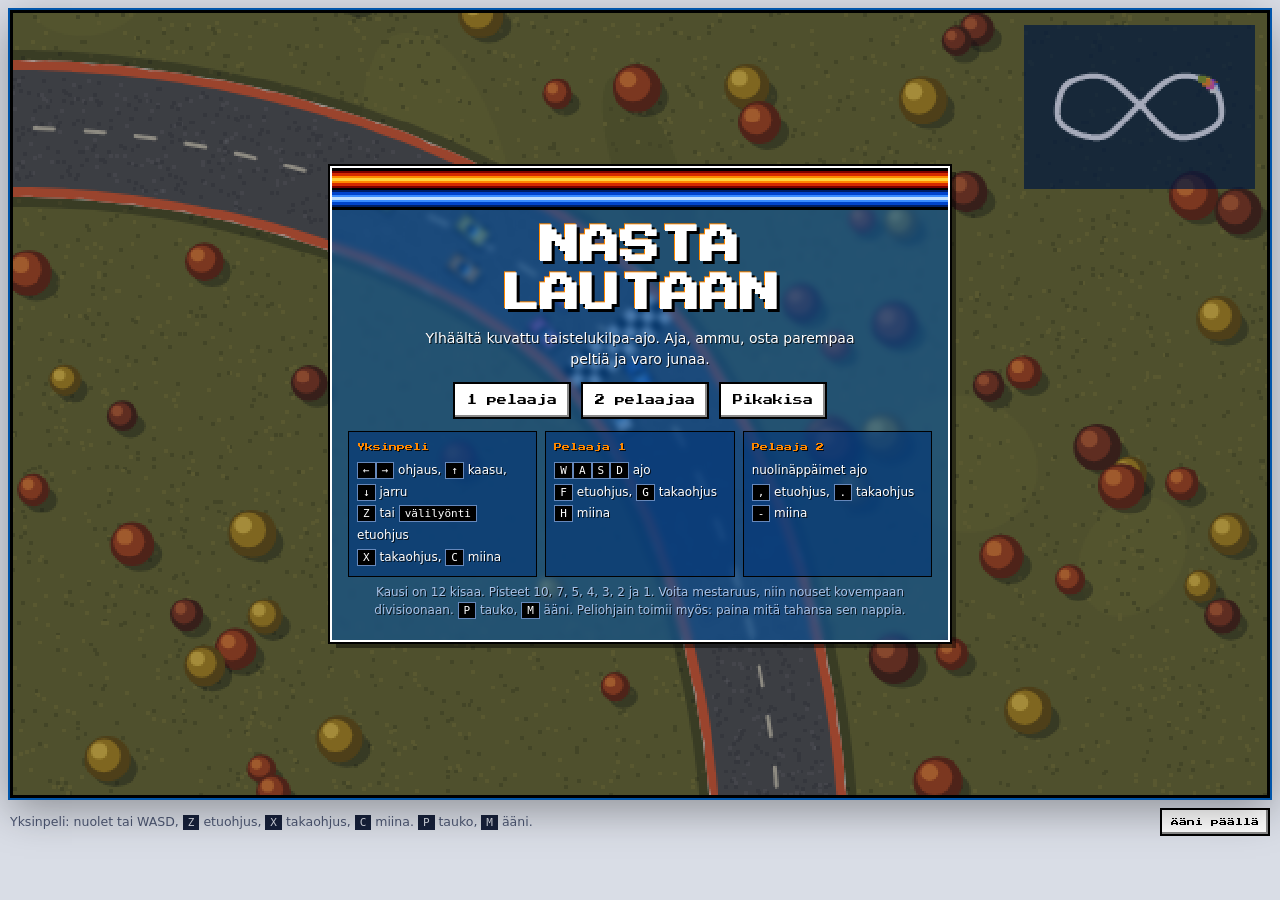
<file: Games/Game4/index.html>
<!DOCTYPE html>
<html lang="fi">
<head>
<meta charset="utf-8">
<meta name="viewport" content="width=device-width, initial-scale=1, viewport-fit=cover">
<title>Nasta lautaan – taistelukilpa-ajo</title>
<link rel="preconnect" href="https://fonts.googleapis.com">
<link rel="preconnect" href="https://fonts.gstatic.com" crossorigin>
<link href="https://fonts.googleapis.com/css2?family=Press+Start+2P&display=swap" rel="stylesheet">
<style>
:root{
  --page:#d9dde6; --ink:#16203a; --muted:#4c5672; --frame:#000;
  --wb:#0055aa; --wb-deep:#003377; --wb-dark:#001a44; --orange:#ff8800; --white:#ffffff; --good:#55dd66; --bad:#ff4a4a; --dim:#a9c4ea;
  box-sizing:border-box;
  padding-top:env(safe-area-inset-top,0px);
  padding-bottom:env(safe-area-inset-bottom,0px);
}
@media (prefers-color-scheme:dark){
  :root:not([data-theme="light"]){ --page:#05070f; --ink:#dfe6f5; --muted:#8793b3; }
}
:root[data-theme="dark"]{ --page:#05070f; --ink:#dfe6f5; --muted:#8793b3; }
*,*::before,*::after{box-sizing:border-box}
html{height:100%;scroll-padding-top:env(safe-area-inset-top,0px)}
body{margin:0;min-height:100%;background:var(--page);color:var(--ink);
  font-family:system-ui,-apple-system,"Segoe UI",Roboto,sans-serif;display:flex;flex-direction:column;align-items:center;padding:10px}
.px{font-family:"Press Start 2P",ui-monospace,Menlo,Consolas,monospace}
#stage{position:relative;width:min(100%, calc((100vh - 96px) * 1.6));width:min(100%, calc((100dvh - 96px) * 1.6));
  aspect-ratio:16/10;background:var(--frame);border:3px solid #000;box-shadow:0 0 0 2px var(--wb),0 12px 40px rgba(0,0,0,.35);overflow:hidden}
#game{display:block;width:100%;height:100%;image-rendering:pixelated;image-rendering:crisp-edges}
.ov{position:absolute;inset:0;display:flex;align-items:center;justify-content:center;background:rgba(0,18,52,.72);color:var(--white);padding:12px;overflow:hidden}
.ov.menubg{background:rgba(0,18,52,.29)}
.ov.menubg .panel{background:rgba(0,85,170,.55);-webkit-backdrop-filter:blur(3px);backdrop-filter:blur(3px)}
.ov.menubg .keys>div{background:rgba(0,51,119,.55)}
.ov.menubg .sub,.ov.menubg .tiny,.ov.menubg .keys{text-shadow:1px 1px 0 rgba(0,0,0,.8)}
.ov.hidden{display:none}
.panel{background:var(--wb);border:2px solid var(--white);outline:2px solid #000;padding:14px 16px;width:min(620px,100%);max-height:100%;overflow:auto;
  box-shadow:6px 6px 0 rgba(0,0,0,.45)}
.panel.wide{width:min(900px,100%)}
.copper{height:42px;margin:-14px -16px 12px;background:
  linear-gradient(#000 0 6%, #7a0000 6% 12%, #d42a00 12% 18%, #ff8800 18% 24%, #ffd23a 24% 30%, #ff8800 30% 36%, #d42a00 36% 42%, #7a0000 42% 48%, #000 48% 52%,
  #001f66 52% 58%, #0044cc 58% 64%, #3a8cff 64% 70%, #bfe0ff 70% 76%, #3a8cff 76% 82%, #0044cc 82% 88%, #001f66 88% 94%, #000 94%)}
h1{font-family:"Press Start 2P",monospace;color:var(--white);font-size:clamp(20px,4.6vw,40px);line-height:1.2;margin:4px 0 10px;text-align:center;
  text-shadow:3px 3px 0 #000,-1px -1px 0 var(--orange)}
h2{font-family:"Press Start 2P",monospace;font-size:clamp(10px,1.6vw,13px);color:var(--orange);margin:0 0 10px;line-height:1.5;text-shadow:2px 2px 0 #000}
p{margin:6px 0;line-height:1.5}
.sub{text-align:center;font-size:14px;color:var(--white);margin:0 auto 12px;max-width:52ch}
.tiny{font-size:12px;color:var(--dim);text-align:center}
button{font-family:"Press Start 2P",monospace;font-size:10px;color:#000;background:var(--white);border:2px solid #000;
  box-shadow:inset -2px -2px 0 #8a8a8a,inset 2px 2px 0 #fff;padding:10px 12px;cursor:pointer;line-height:1.3}
button:hover{background:var(--orange)}
button:active{box-shadow:inset 2px 2px 0 #8a8a8a}
button:focus-visible{outline:3px solid var(--orange);outline-offset:2px}
button.padfocus{outline:3px solid var(--orange);outline-offset:2px;background:var(--orange)}
#toast{position:absolute;left:50%;top:14%;transform:translateX(-50%);background:rgba(0,26,68,.92);color:#fff;border:2px solid #fff;padding:8px 12px;font:9px "Press Start 2P",monospace;z-index:6;pointer-events:none;opacity:0;transition:opacity .3s;white-space:nowrap}
#toast.on{opacity:1}
.padonly{display:none}
html.padmode .padonly{display:block}
html.padmode .touchonly{display:none!important}
html.padmode.touchmode button[data-act="new2"]{display:inline-block!important}
button:disabled{background:#6f8fb8;color:#2b4166;cursor:not-allowed;box-shadow:none}
.btns{display:flex;gap:10px;justify-content:center;flex-wrap:wrap;margin:12px 0}
.keys{display:grid;grid-template-columns:repeat(auto-fit,minmax(170px,1fr));gap:8px;font-size:12px;line-height:1.8;margin-top:8px}
.keys>div{background:var(--wb-deep);border:1px solid #000;padding:8px}
.keys b{display:block;font-family:"Press Start 2P",monospace;font-size:8px;color:var(--orange);margin-bottom:6px;font-weight:400}
kbd{background:#000;color:#fff;padding:1px 5px;font-family:ui-monospace,Menlo,monospace;font-size:11px;border:1px solid #6688bb}
table{width:100%;border-collapse:collapse;font-size:13px;background:var(--wb-deep)}
th,td{padding:5px 7px;text-align:left;border-bottom:1px solid #00224f}
th{color:var(--dim);font-weight:600;font-size:11px}
tr.me td{color:var(--orange);font-weight:700}
.sw{display:inline-block;width:10px;height:10px;margin-right:6px;vertical-align:middle;border:1px solid #000}
.shopgrid{display:grid;grid-template-columns:repeat(auto-fit,minmax(260px,1fr));gap:10px}
.card{background:var(--wb-deep);border:1px solid #000;padding:8px 10px}
.item{display:grid;grid-template-columns:1fr auto;gap:2px 10px;align-items:center;padding:6px 0;border-bottom:1px dotted #2a5a9a;font-size:13px}
.item:last-child{border-bottom:0}
.item small{color:var(--dim);font-size:11.5px}
.item button{grid-row:span 2;grid-column:2;font-size:8px;min-width:96px;padding:8px 6px}
.trk{display:grid;grid-template-columns:repeat(auto-fill,minmax(180px,1fr));gap:8px;margin-top:10px}
.trk button{text-align:left}
.trk small{display:block;font-family:system-ui,sans-serif;font-size:11px;margin-top:6px;color:#2b3550;font-weight:400}
.pips{letter-spacing:2px;color:var(--orange)}
.quote{background:var(--wb-dark);border-left:4px solid var(--orange);padding:8px 10px;font-size:13px;margin-bottom:10px;font-style:italic}
.money{font-family:"Press Start 2P",monospace;font-size:10px;color:var(--good)}
.row{display:flex;justify-content:space-between;align-items:center;gap:10px;flex-wrap:wrap;margin-top:12px}
.dim{color:var(--dim);font-size:13px}
.moneybox{margin-top:10px;font-size:13px;line-height:1.7}
#help{width:min(100%, calc((100dvh - 96px) * 1.6));max-width:100%;display:flex;justify-content:space-between;align-items:center;gap:10px;flex-wrap:wrap;
  font-size:12.5px;color:var(--muted);margin-top:10px}
#help kbd{background:var(--ink);color:var(--page);border:0}
#muteBtn{font-size:8px;padding:7px 9px}
#touch{position:absolute;inset:0;display:none;pointer-events:none;z-index:2}
#touch.on{display:block}
#stickZone{position:absolute;left:0;top:0;bottom:0;width:55%;pointer-events:auto;touch-action:none}
#stickBase{position:absolute;width:146px;height:60px;margin:-30px 0 0 -73px;border-radius:30px;border:2px solid rgba(255,255,255,.55);background:rgba(0,26,68,.3);display:none;pointer-events:none}
#stickKnob{position:absolute;left:50%;top:50%;width:48px;height:48px;margin:-24px 0 0 -24px;border-radius:50%;background:rgba(255,255,255,.6);border:2px solid #000}
#stickBase::before,#stickBase::after{position:absolute;top:50%;transform:translateY(-50%);font:12px "Press Start 2P",monospace;color:rgba(255,255,255,.6)}
#stickBase::before{content:"‹";left:8px}
#stickBase::after{content:"›";right:8px}
#stickHint{position:absolute;left:4%;bottom:6%;font:8px "Press Start 2P",monospace;color:rgba(255,255,255,.55);pointer-events:none;text-shadow:1px 1px 0 #000}
#tbtns{position:absolute;right:max(10px,env(safe-area-inset-right,0px));bottom:10px;display:grid;grid-template-columns:repeat(2,auto);gap:10px;pointer-events:auto;align-items:end}
#tbtns button,#pauseBtn{border-radius:50%;padding:0;opacity:.6;touch-action:none;-webkit-user-select:none;user-select:none;-webkit-touch-callout:none}
#tbtns button{width:64px;height:64px;font-size:8px}
#tbtns button.big{width:78px;height:78px;font-size:9px;background:var(--orange)}
#tbtns button.on{opacity:.95;background:var(--orange)}
#pauseBtn{position:absolute;left:72%;top:1.5%;width:44px;height:44px;font-size:10px;pointer-events:auto}
.touchonly{display:none}
#rotate{display:none}
html.touchmode body{padding:0;min-height:100vh;min-height:100dvh;justify-content:center;background:#000}
html.touchmode #stage{width:min(100vw, calc(100vh * 1.6));width:min(100vw, calc(100dvh * 1.6));border:0;box-shadow:none}
html.touchmode #help,html.touchmode .kbonly{display:none!important}
html.touchmode .touchonly{display:block}
html.touchmode h1{font-size:clamp(16px,4vw,28px)}
html.touchmode .panel{padding:10px 12px}
html.touchmode .copper{height:26px;margin:-10px -12px 8px}
@media (orientation:portrait){
  html.touchmode #rotate{display:flex;position:fixed;inset:0;z-index:50;background:#001a44;color:#fff;align-items:center;justify-content:center;flex-direction:column;gap:18px;text-align:center;padding:24px;font:12px/1.8 "Press Start 2P",monospace}
  html.touchmode #rotate .ph{width:46px;height:80px;border:4px solid #fff;border-radius:8px;animation:rot 2s ease-in-out infinite}
  @keyframes rot{0%,30%{transform:rotate(0)}60%,100%{transform:rotate(-90deg)}}
}
@media (prefers-reduced-motion:reduce){#rotate .ph{animation:none;transform:rotate(-90deg)}}
@media (prefers-reduced-motion:reduce){*{scroll-behavior:auto}}
</style>
</head>
<body>
<div id="stage">
  <canvas id="game" width="640" height="400" aria-label="Pelialue"></canvas>
  <div id="ov" class="ov hidden"></div>
  <div id="toast" role="status" aria-live="polite"></div>
  <div id="touch" aria-hidden="true">
    <div id="stickZone"></div>
    <div id="stickBase"><div id="stickKnob"></div></div>
    <div id="stickHint">Ohjaa liu'uttamalla sivuttain</div>
    <button id="pauseBtn" type="button">II</button>
    <div id="tbtns">
      <button data-w="rear">TAKA</button><button data-w="front" class="big">ETU</button>
      <button data-w="mine">MIINA</button><button data-w="brake" aria-label="Jarru ja pakki">JARRU/<br>PAKKI</button>
    </div>
  </div>
</div>
<div id="rotate"><div class="ph"></div><div>Käännä puhelin vaakatasoon</div></div>
<div id="help">
  <span>Yksinpeli: nuolet tai WASD, <kbd>Z</kbd> etuohjus, <kbd>X</kbd> takaohjus, <kbd>C</kbd> miina. <kbd>P</kbd> tauko, <kbd>M</kbd> ääni.</span>
  <button id="muteBtn" type="button">Ääni päällä</button>
</div>

<script>
(()=>{
'use strict';
const W=640,H=400,DT=1/60;
const cv=document.getElementById('game'), ctx=cv.getContext('2d');
const ov=document.getElementById('ov'), touchEl=document.getElementById('touch'), muteBtn=document.getElementById('muteBtn');
const nightCv=document.createElement('canvas'); nightCv.width=W; nightCv.height=H; const nctx=nightCv.getContext('2d');
const FONT='"Press Start 2P", monospace';

const clamp=(v,a,b)=>v<a?a:v>b?b:v;
const angN=a=>{while(a>Math.PI)a-=2*Math.PI;while(a<-Math.PI)a+=2*Math.PI;return a};
const esc=s=>String(s).replace(/[&<>"]/g,c=>({'&':'&amp;','<':'&lt;','>':'&gt;','"':'&quot;'}[c]));
const fmtMoney=n=>Math.round(n).toLocaleString('fi-FI')+' €';
const fmtTime=s=>{s=Math.max(0,s);const m=Math.floor(s/60),r=s-m*60;return m+':'+(r<10?'0':'')+r.toFixed(1)};
function mulberry32(a){return function(){a|=0;a=a+0x6D2B79F5|0;let t=Math.imul(a^a>>>15,1|a);t=t+Math.imul(t^t>>>7,61|t)^t;return((t^t>>>14)>>>0)/4294967296}}
function shuffle(a){a=a.slice();for(let i=a.length-1;i>0;i--){const j=(Math.random()*(i+1))|0;[a[i],a[j]]=[a[j],a[i]]}return a}

/* ---------- data ---------- */
const THEMES={
 grass:{label:'kesäkeli',ground:'#3f7d2c',g2:'#4b8b34',g3:'#346a24',road:'#56585f',road2:'#4b4d54',kerbA:'#d0302a',kerbB:'#ececec',line:'#efe7c4',tree:'deciduous',grip:1,night:false},
 desert:{label:'aavikko',ground:'#c8a159',g2:'#d5b06b',g3:'#b48f4a',road:'#6a6159',road2:'#5f564f',kerbA:'#c23b2b',kerbB:'#f1ead8',line:'#f4ecd0',tree:'cactus',grip:0.9,night:false},
 snow:{label:'talvi, liukasta',ground:'#e6edf4',g2:'#f7fafd',g3:'#d2dce7',road:'#7b838f',road2:'#727a86',kerbA:'#2f63c8',kerbB:'#f4f6fa',line:'#ffffff',tree:'pine',grip:0.42,night:false},
 autumn:{label:'syksy',ground:'#6f6a2a',g2:'#7d752f',g3:'#5e5a22',road:'#555049',road2:'#4b4741',kerbA:'#d8582a',kerbB:'#efe6d6',line:'#efe2c0',tree:'autumn',grip:0.94,night:false},
 night:{label:'yöajo',ground:'#2f5d2b',g2:'#386a32',g3:'#284f24',road:'#4f5158',road2:'#46484f',kerbA:'#d0302a',kerbB:'#e6e6e6',line:'#e8e0bc',tree:'pine',grip:1,night:true},
 snownight:{label:'talviyö, liukasta',ground:'#dfe7f0',g2:'#f2f6fb',g3:'#c9d4e2',road:'#747c88',road2:'#6b7380',kerbA:'#2f63c8',kerbB:'#f4f6fa',line:'#ffffff',tree:'pine',grip:0.42,night:true,nightTint:'rgba(3,22,28,0.8)'},
 canyon:{label:'kanjoni',ground:'#9a5a3a',g2:'#a8653f',g3:'#874c30',road:'#5e5a57',road2:'#54504d',kerbA:'#e0a020',kerbB:'#2a2a2a',line:'#f0e0b0',tree:'rock',grip:0.95,night:false,roofA:'#5a3220',roofB:'#7a4a30'},
};
const TRACKS=[
 {name:'Niittyrata',theme:'grass',laps:3,seed:11,oil:[0.45],
  pts:[[300,300],[900,220],[1500,300],[1750,600],[1550,900],[1100,850],[800,1050],[400,1050],[220,700]]},
 {name:'Hyppyrimäki',theme:'grass',laps:3,seed:79,oil:[],ramps:[0.1,0.2,0.88],gaps:[0.67],boosts:[0.05,0.6],
  pts:[[250,300],[1100,250],[1950,300],[2050,700],[1800,1000],[1950,1300],[1100,1350],[300,1300],[200,800]]},
 {name:'Hiekkadyyni',theme:'desert',laps:3,seed:23,oil:[0.18,0.7],train:{x:1150},
  pts:[[250,250],[700,200],[1000,450],[1350,250],[1800,350],[1850,800],[1500,1150],[1000,1000],[600,1200],[250,1000],[400,650]]},
 {name:'Lumilinna',theme:'snow',laps:3,seed:37,width:66,oil:[],
  pts:[[300,400],[600,200],[1000,300],[1200,600],[1600,400],[1900,600],[1800,1000],[1400,1200],[1000,1050],[700,1250],[300,1100],[450,750]]},
 {name:'Kanjoni',theme:'canyon',laps:3,seed:83,oil:[0.85],tunnels:[[0.2,0.3],[0.62,0.71]],gaps:[0.45],ramps:[0.93],boosts:[0.4],
  pts:[[300,300],[900,250],[1300,450],[1800,300],[2000,650],[1600,900],[1900,1200],[1300,1300],[900,1050],[500,1250],[250,900]]},
 {name:'Yöjuna',theme:'night',laps:3,seed:101,oil:[0.3],train:{x:1450},tunnels:[[0.74,0.84]],boosts:[0.08],
  pts:[[300,300],[1200,250],[1900,350],[2000,800],[1700,1150],[1000,1250],[700,900],[350,1100],[200,700]]},
 {name:'Kahdeksikko',theme:'autumn',laps:3,seed:41,oil:[0.3,0.8],
  pts:[[1800,500],[1850,900],[1400,1050],[1000,700],[600,400],[200,500],[150,900],[600,1050],[1000,700],[1400,400]]},
 {name:'Jäätie',theme:'snow',laps:3,seed:113,oil:[],ramps:[0.3],gaps:[0.75],boosts:[0.7],
  pts:[[300,350],[800,250],[1300,300],[1700,200],[2050,450],[1900,850],[1500,950],[1700,1300],[1100,1350],[600,1200],[250,850]]},
 {name:'Satamatie',theme:'grass',laps:3,seed:53,oil:[0.55],train:{y:500},
  pts:[[300,300],[1700,300],[1800,700],[1300,800],[1700,1100],[400,1150],[250,800],[700,650]]},
 {name:'Silmukka',theme:'desert',laps:3,seed:97,oil:[0.8],bridge:true,tunnels:[[0.56,0.63]],ramps:[0.45],boosts:[0.18,0.72],
  pts:[[2000,450],[2100,1000],[1600,1200],[1150,800],[700,350],[250,350],[150,900],[600,1250],[1150,800],[1650,300]]},
 {name:'Revontulet',theme:'snownight',laps:3,seed:127,oil:[],bridge:true,ramps:[0.5],boosts:[0.12,0.62],
  pts:[[450,300],[1000,250],[1150,650],[750,1050],[350,1450],[400,1850],[900,1900],[1150,1450],[750,1050],[350,650]]},
 {name:'Kuutamorata',theme:'night',laps:3,seed:67,oil:[0.4],
  pts:[[300,250],[800,350],[1100,200],[1700,250],[1850,650],[1500,700],[1450,1000],[1850,1250],[1100,1250],[900,900],[600,1200],[200,1000],[450,650]]},
];
const SEASON=TRACKS.length;
const AI_DRIVERS=[
 {name:'Rälläkkä-Reijo',color:'#2f6fe0'},{name:'Turbo-Tuula',color:'#f2d22e'},{name:'Kolari-Kaisa',color:'#9b4de0'},
 {name:'Nasta-Niko',color:'#34c45a'},{name:'Peltipää-Pertti',color:'#f08a24'},{name:'Kaasu-Kerttu',color:'#e05aa8'},
 {name:'Jarru-Jarmo',color:'#e8e8e8'},{name:'Sutija-Sanna',color:'#8a9a2a'},
];
const POINTS=[10,7,5,4,3,2,1], PRIZES=[6000,4000,2500,1500,1000,600,300], KILL_BONUS=800;
const ITEMS=[
 {id:'repair',name:'Korjaa vauriot',desc:'vauriot hidastavat autoa'},
 {id:'engine',name:'Moottori',desc:'huippunopeus ja kiihtyvyys',max:4,prices:[3000,5000,8000,12000]},
 {id:'tyres',name:'Renkaat',desc:'pito, varsinkin lumella',max:3,prices:[2000,4000,7000]},
 {id:'armor',name:'Panssari',desc:'15 % vähemmän vauriota per taso',max:3,prices:[2500,5000,8000]},
 {id:'front',name:'Etuohjukset, 5 kpl',desc:'ammutaan eteenpäin',ammo:true,price:1000,cap:25},
 {id:'rear',name:'Takaohjukset, 5 kpl',desc:'perässä roikkuville',ammo:true,price:1200,cap:25},
 {id:'mines',name:'Miinat, 5 kpl',desc:'jätetään tielle',ammo:true,price:800,cap:25},
];
const QUOTES=[
 'Tämä moottori kuului aiemmin eläkeläiselle, joka ajoi sillä vain kirkkoon. Joka päivä. Täysillä.',
 'Takuu on voimassa siihen asti, kun ylität lähtöviivan.',
 'Miinat ovat kuin sukulaiset: jätät ne taaksesi ja joku muu kärsii.',
 'Lumikelillä renkaat ovat kaikki kaikessa. Paitsi jos osut junaan.',
 'Alennusta en anna, mutta voin hymyillä myötätuntoisesti.',
 'Korjaan pellit niin, ettei kukaan huomaa. Paitsi katsastaja.',
 'Panssari on hyvä ostos. Kilpailijat inhoavat sitä, kun ohjus vain kopsahtaa.',
];

/* ---------- state ---------- */
const G={touch:false,quick:false,mode:'menu',players:1,division:1,raceNo:0,humans:[],drivers:[],paused:false,quote:null,lastOrder:[],pendingPromote:false};
let R=null;
const keys={};
const NOINP={up:false,down:false,steer:0};
const MAPS={
 solo:{up:['ArrowUp','KeyW'],down:['ArrowDown','KeyS'],left:['ArrowLeft','KeyA'],right:['ArrowRight','KeyD'],front:['KeyZ','Space'],rear:['KeyX'],mine:['KeyC']},
 p1:{up:['KeyW'],down:['KeyS'],left:['KeyA'],right:['KeyD'],front:['KeyF'],rear:['KeyG'],mine:['KeyH']},
 p2:{up:['ArrowUp'],down:['ArrowDown'],left:['ArrowLeft'],right:['ArrowRight'],front:['Comma'],rear:['Period'],mine:['Slash']},
};
const freshStats=()=>({money:4000,engine:0,tyres:0,armor:0,front:5,rear:0,mines:0,damage:0});

/* ---------- audio ---------- */
const AU={ctx:null,muted:false};
function initAudio(){
 if(AU.ctx){ if(AU.ctx.state==='suspended')AU.ctx.resume(); return; }
 try{
  const ac=new (window.AudioContext||window.webkitAudioContext)(); AU.ctx=ac;
  AU.master=ac.createGain(); AU.master.gain.value=0.5; AU.master.connect(ac.destination);
  const o=ac.createOscillator(); o.type='sawtooth'; const f=ac.createBiquadFilter(); f.type='lowpass'; f.frequency.value=420;
  const g=ac.createGain(); g.gain.value=0; o.connect(f); f.connect(g); g.connect(AU.master); o.start(); AU.eng=o; AU.engG=g;
  const b=ac.createBuffer(1,(ac.sampleRate*0.7)|0,ac.sampleRate); const d=b.getChannelData(0); for(let i=0;i<d.length;i++)d[i]=Math.random()*2-1; AU.noise=b;
 }catch(e){AU.ctx=null}
}
function sfx(type){
 if(!AU.ctx||AU.muted||(R&&R.demo&&type!=='buy'))return;
 const ac=AU.ctx,t=ac.currentTime;
 if(type==='boom'||type==='hit'||type==='bump'||type==='splash'){
  const s=ac.createBufferSource(); s.buffer=AU.noise; const f=ac.createBiquadFilter(); f.type='lowpass';
  f.frequency.value=type==='boom'?650:type==='hit'?1300:type==='splash'?900:380; const g=ac.createGain();
  const v=type==='boom'?0.9:type==='hit'?0.45:type==='splash'?0.5:0.22, dur=type==='boom'?0.65:type==='splash'?0.5:0.25;
  g.gain.setValueAtTime(v,t); g.gain.exponentialRampToValueAtTime(0.001,t+dur);
  s.connect(f); f.connect(g); g.connect(AU.master); s.start(t); s.stop(t+dur+0.02);
 } else {
  const o=ac.createOscillator(),g=ac.createGain(); o.type='square'; let f1=440,f2=440,dur=0.15,v=0.1;
  if(type==='shoot'){f1=900;f2=180;dur=0.18}
  if(type==='beep'){f1=f2=440;dur=0.2}
  if(type==='go'){f1=f2=880;dur=0.45}
  if(type==='buy'){f1=620;f2=1240;dur=0.12}
  if(type==='mine'){f1=220;f2=110;dur=0.12}
  if(type==='jump'){f1=260;f2=780;dur=0.22}
  o.frequency.setValueAtTime(f1,t); o.frequency.exponentialRampToValueAtTime(f2,t+dur);
  g.gain.setValueAtTime(v,t); g.gain.exponentialRampToValueAtTime(0.001,t+dur);
  o.connect(g); g.connect(AU.master); o.start(t); o.stop(t+dur+0.02);
 }
}
function engineSound(){
 if(!AU.ctx)return; const t=AU.ctx.currentTime; let g=0,f=50;
 if(R&&!R.demo&&G.mode==='race'&&!G.paused&&!AU.muted&&R.humCars[0]){
  const c=R.humCars[0]; f=45+Math.hypot(c.vx,c.vy)*32; g=c.wreckT>0?0:0.045;
 }
 AU.eng.frequency.setTargetAtTime(f,t,0.05); AU.engG.gain.setTargetAtTime(g,t,0.08);
}
function toggleMute(){AU.muted=!AU.muted; muteBtn.textContent=AU.muted?'Ääni pois':'Ääni päällä';}

/* ---------- track building ---------- */
function catmull(pts,spacing){
 const out=[],n=pts.length;
 for(let i=0;i<n;i++){
  const p0=pts[(i-1+n)%n],p1=pts[i],p2=pts[(i+1)%n],p3=pts[(i+2)%n];
  const steps=Math.max(2,Math.ceil(Math.hypot(p2[0]-p1[0],p2[1]-p1[1])/spacing));
  for(let s=0;s<steps;s++){
   const t=s/steps,t2=t*t,t3=t2*t;
   const f=k=>0.5*((2*p1[k])+(-p0[k]+p2[k])*t+(2*p0[k]-5*p1[k]+4*p2[k]-p3[k])*t2+(-p0[k]+3*p1[k]-3*p2[k]+p3[k])*t3);
   out.push({x:f(0),y:f(1)});
  }
 }
 return out;
}
function resample(p,step){
 const out=[{x:p[0].x,y:p[0].y}]; let need=step;
 for(let i=0;i<p.length;i++){
  const b=p[(i+1)%p.length]; let ax=p[i].x,ay=p[i].y,seg=Math.hypot(b.x-ax,b.y-ay);
  while(seg>=need){const t=need/seg; ax+=(b.x-ax)*t; ay+=(b.y-ay)*t; out.push({x:ax,y:ay}); seg-=need; need=step;}
  need-=seg;
 }
 const l=out[out.length-1]; if(Math.hypot(l.x-out[0].x,l.y-out[0].y)<step*0.5)out.pop();
 return out;
}
const inRange=(i,a,b)=>a<=b?i>=a&&i<=b:(i>=a||i<=b);
function segX(a,b,c,d){const o=(p,q,r)=>(q.x-p.x)*(r.y-p.y)-(q.y-p.y)*(r.x-p.x);return o(a,b,c)*o(a,b,d)<0&&o(c,d,a)*o(c,d,b)<0}
function localOf(T,k,x,y){const p=T.path[k],a=T.ang[k],ca=Math.cos(a),sa=Math.sin(a),dx=x-p.x,dy=y-p.y;return [dx*ca+dy*sa,-dx*sa+dy*ca]}
function inGap(T,g,x,y,pad){const [lx,ly]=localOf(T,g.k,x,y);return ((lx-36)/(30+pad))**2+(ly/(T.RW/2+90+pad))**2<1}
function nearest(T,x,y){
 let bd=1e18,bi=0; const P=T.path;
 for(let i=0;i<T.N;i++){const dx=P[i].x-x,dy=P[i].y-y,d=dx*dx+dy*dy; if(d<bd){bd=d;bi=i}}
 return {d:Math.sqrt(bd),i:bi};
}
const AUTUMN=[['#6e2a0e','#ad4618','#e0782a'],['#6e520e','#b38818','#e6bd3c'],['#4d2510','#86381a','#bd5d2a']];
function drawTree(g,t,th,rng){
 const r=t.r;
 g.fillStyle='rgba(0,0,0,.3)'; g.beginPath(); g.ellipse(t.x+4,t.y+5,r,r*.8,0,0,7); g.fill();
 if(th.tree==='cactus'){
  g.fillStyle='#2f6a2c'; g.beginPath(); g.arc(t.x,t.y,r,0,7); g.fill();
  g.fillStyle='#4f9a42'; g.beginPath(); g.arc(t.x-1,t.y-1,r*.65,0,7); g.fill();
  g.fillStyle='#f3e9a0'; for(let k=0;k<6;k++){const a=k/6*6.283; g.fillRect(t.x+Math.cos(a)*r*.8,t.y+Math.sin(a)*r*.8,1,1);}
  return;
 }
 if(th.tree==='rock'){
  g.fillStyle='#4a3a32'; g.beginPath(); g.arc(t.x,t.y,r,0,7); g.fill();
  g.fillStyle='#6e5a4e'; g.beginPath(); g.arc(t.x-r*.2,t.y-r*.2,r*.72,0,7); g.fill();
  g.fillStyle='#93806f'; g.beginPath(); g.arc(t.x-r*.4,t.y-r*.4,r*.3,0,7); g.fill();
  return;
 }
 const c=th.tree==='pine'?['#123a22','#1d5534','#2d7048']:th.tree==='autumn'?AUTUMN[(rng()*3)|0]:['#1c4816','#2c6820','#4b8c35'];
 g.fillStyle=c[0]; g.beginPath(); g.arc(t.x,t.y,r,0,7); g.fill();
 g.fillStyle=c[1]; g.beginPath(); g.arc(t.x-r*.15,t.y-r*.15,r*.72,0,7); g.fill();
 g.fillStyle=c[2]; g.beginPath(); g.arc(t.x-r*.35,t.y-r*.35,r*.35,0,7); g.fill();
 if(th.grip<0.7){g.fillStyle='rgba(255,255,255,.85)'; g.beginPath(); g.arc(t.x-r*.25,t.y-r*.3,r*.42,0,7); g.fill();}
}
function buildTrack(def){
 const th=THEMES[def.theme], rng=mulberry32(def.seed), RW=def.width||60;
 const path=resample(catmull(def.pts,12),18);
 let minX=1e9,minY=1e9,maxX=-1e9,maxY=-1e9;
 for(const p of path){minX=Math.min(minX,p.x);minY=Math.min(minY,p.y);maxX=Math.max(maxX,p.x);maxY=Math.max(maxY,p.y)}
 const M=280,ox=M-minX,oy=M-minY;
 for(const p of path){p.x+=ox;p.y+=oy}
 const w=Math.ceil(maxX-minX+2*M),h=Math.ceil(maxY-minY+2*M),N=path.length;
 const ang=path.map((p,i)=>{const a=path[(i-1+N)%N],b=path[(i+1)%N];return Math.atan2(b.y-a.y,b.x-a.x)});
 const T={def,th,path,N,ang,w,h,RW,trees:[],oil:[],lamps:[],train:null,crossings:[]};
 const snap=k=>{let best=k,bc=9;for(let j=k-15;j<=k+15;j++){const jj=(j+N)%N,cv=Math.abs(angN(ang[(jj+6)%N]-ang[(jj-6+N)%N]));if(cv<bc){bc=cv;best=jj}}return best};
 T.gaps=(def.gaps||[]).map(f=>({k:snap(Math.floor(f*N))}));
 T.ramps=(def.ramps||[]).map(f=>({k:snap(Math.floor(f*N))})).concat(T.gaps.map(g=>({k:g.k,gap:true})));
 T.boosts=(def.boosts||[]).map(f=>{const k=Math.floor(f*N);return {k,x:path[k].x,y:path[k].y}});
 T.tunnels=(def.tunnels||[]).map(([a,b])=>({i0:Math.floor(a*N),i1:Math.floor(b*N)}));
 T.bridge=null;
 if(def.bridge){
  outer: for(let i=0;i<N;i++)for(let j=i+12;j<N;j++){
   if(i<12&&j>N-12)continue;
   if(segX(path[i],path[(i+1)%N],path[j],path[(j+1)%N])){T.bridge={i0:(j-7+N)%N,i1:(j+8)%N,under:i}; break outer}
  }
 }

 let tr=null;
 if(def.train){
  tr={};
  if(def.train.x!=null){tr.ax=def.train.x+ox;tr.ay=-200;tr.dx=0;tr.dy=1;tr.L=h+400}
  else {tr.ax=-200;tr.ay=def.train.y+oy;tr.dx=1;tr.dy=0;tr.L=w+400}
  tr.ang=Math.atan2(tr.dy,tr.dx); tr.cars=5; tr.carL=64; tr.seg=70; tr.len=tr.cars*tr.seg; tr.speed=4.4;
  tr.travel=(tr.L+tr.len)/tr.speed; tr.period=Math.round(tr.travel+60*6.5); tr.t=Math.round(tr.travel+rng()*120); tr.head=-1e9;
  T.train=tr;
  for(let i=0;i<N;i++){
   const a=path[i],b=path[(i+1)%N];
   const sa=-(a.x-tr.ax)*tr.dy+(a.y-tr.ay)*tr.dx, sb=-(b.x-tr.ax)*tr.dy+(b.y-tr.ay)*tr.dx;
   if(sa===0||sa*sb<0){
    const t=sa/(sa-sb),x=a.x+(b.x-a.x)*t,y=a.y+(b.y-a.y)*t,s=(x-tr.ax)*tr.dx+(y-tr.ay)*tr.dy;
    if(!T.crossings.some(c=>Math.abs(c.s-s)<80))T.crossings.push({x,y,s,i,danger:false,lights:[]});
   }
  }
 }

 const c=document.createElement('canvas'); c.width=w; c.height=h; const g=c.getContext('2d');
 g.fillStyle=th.ground; g.fillRect(0,0,w,h);
 g.globalAlpha=0.5;
 for(let i=0;i<60;i++){g.fillStyle=rng()<.5?th.g2:th.g3; g.beginPath(); g.ellipse(rng()*w,rng()*h,20+rng()*60,15+rng()*40,rng()*3,0,7); g.fill()}
 g.globalAlpha=1;
 const cnt=(w*h/70)|0;
 for(let i=0;i<cnt;i++){g.fillStyle=rng()<.5?th.g2:th.g3; g.fillRect((rng()*w)|0,(rng()*h)|0,2,2)}
 if(tr){
  g.save(); g.translate(tr.ax,tr.ay); g.rotate(tr.ang);
  g.fillStyle='#7d776b'; g.fillRect(0,-17,tr.L,34);
  g.fillStyle='#958f82'; for(let i=0;i<tr.L/3;i++)g.fillRect(rng()*tr.L,-17+rng()*32,2,2);
  g.fillStyle='#5b3d24'; for(let s=0;s<tr.L;s+=12)g.fillRect(s,-12,5,24);
  g.restore();
 }
 const trace=()=>{g.beginPath(); g.moveTo(path[0].x,path[0].y); for(let i=1;i<N;i++)g.lineTo(path[i].x,path[i].y); g.closePath()};
 g.lineJoin='round'; g.lineCap='round';
 trace();
 g.strokeStyle='rgba(0,0,0,.28)'; g.lineWidth=RW+20; g.stroke();
 g.strokeStyle=th.kerbB; g.lineWidth=RW+10; g.stroke();
 g.setLineDash([14,14]); g.strokeStyle=th.kerbA; g.stroke(); g.setLineDash([]);
 g.strokeStyle=th.road; g.lineWidth=RW; g.stroke();
 for(let i=0;i<N*40;i++){
  const k=(rng()*N)|0,p=path[k],a=ang[k]+Math.PI/2,r=(rng()-.5)*(RW-6),f=(rng()-.5)*18;
  g.fillStyle=rng()<.7?th.road2:'rgba(255,255,255,.06)';
  g.fillRect((p.x+Math.cos(a)*r+Math.cos(ang[k])*f)|0,(p.y+Math.sin(a)*r+Math.sin(ang[k])*f)|0,2,2);
 }
 trace(); g.setLineDash([10,16]); g.strokeStyle=th.line; g.globalAlpha=.75; g.lineWidth=2; g.stroke(); g.setLineDash([]); g.globalAlpha=1;
 const frameAt=(k,fn)=>{const p=path[k];g.save();g.translate(p.x,p.y);g.rotate(ang[k]);fn();g.restore()};
 const chasm=th.tree==='rock';
 for(const gp of T.gaps)frameAt(gp.k,()=>{
  const ry=RW/2+90;
  g.fillStyle=chasm?'#5a3422':'#c9b07a'; g.beginPath(); g.ellipse(36,0,37,ry+7,0,0,7); g.fill();
  g.fillStyle=chasm?'#140a06':'#1d5fa8'; g.beginPath(); g.ellipse(36,0,30,ry,0,0,7); g.fill();
  if(chasm){g.fillStyle='#2a1610'; g.beginPath(); g.ellipse(30,0,22,ry-12,0,0,7); g.fill(); g.fillStyle='#000'; g.beginPath(); g.ellipse(38,0,12,ry-30,0,0,7); g.fill()}
  else{g.strokeStyle='#5d9be0'; g.lineWidth=1.5; for(let y=-ry+18;y<ry-18;y+=14){g.beginPath(); g.moveTo(26,y); g.quadraticCurveTo(36,y-4,46,y); g.stroke()}}
 });
 for(const r of T.ramps)frameAt(r.k,()=>{
  const hw=RW/2-4,gr=g.createLinearGradient(-30,0,0,0); gr.addColorStop(0,th.road); gr.addColorStop(1,'#e2dccb');
  g.fillStyle='rgba(0,0,0,.35)'; g.fillRect(-30,-hw-3,33,hw*2+6);
  g.fillStyle=gr; g.fillRect(-30,-hw,30,hw*2);
  for(let y=-hw,i=0;y<hw;y+=6,i++){g.fillStyle=i&1?'#111':'#f2c230'; g.fillRect(-4,y,4,Math.min(6,hw-y))}
  g.fillStyle='#f2c230'; for(let x=-26;x<-6;x+=8){g.beginPath(); g.moveTo(x,-6); g.lineTo(x+5,0); g.lineTo(x,6); g.closePath(); g.fill()}
 });
 for(const bp of T.boosts)frameAt(bp.k,()=>{
  g.fillStyle='rgba(255,136,0,.25)'; g.fillRect(-16,-20,32,40); g.fillStyle='#ff8800';
  for(const yo of [-9,9])for(let i=0;i<3;i++){const x=-11+i*8; g.beginPath(); g.moveTo(x,yo-8); g.lineTo(x+6,yo); g.lineTo(x,yo+8); g.lineTo(x-3,yo+8); g.lineTo(x+3,yo); g.lineTo(x-3,yo-8); g.closePath(); g.fill()}
 });
 if(tr){g.save(); g.translate(tr.ax,tr.ay); g.rotate(tr.ang); g.fillStyle='#c4c7cd'; g.fillRect(0,-8,tr.L,2); g.fillRect(0,6,tr.L,2); g.restore()}
 {const p=path[0]; g.save(); g.translate(p.x,p.y); g.rotate(ang[0]); const s=6; let r=0;
  for(let yy=-RW/2;yy<RW/2;yy+=s,r++)for(let col=0;col<3;col++){g.fillStyle=((r+col)&1)?'#111':'#f4f4f4'; g.fillRect(-9+col*s,yy,s,Math.min(s,RW/2-yy))}
  g.restore();}
 for(const f of (def.oil||[])){
  const k=Math.floor(f*N),p=path[k],a=ang[k]+Math.PI/2,off=(rng()-.5)*RW*0.4;
  const o={x:p.x+Math.cos(a)*off,y:p.y+Math.sin(a)*off,r:14}; T.oil.push(o);
  g.fillStyle='rgba(10,10,14,.9)'; for(let j=0;j<7;j++){g.beginPath(); g.arc(o.x+(rng()-.5)*16,o.y+(rng()-.5)*12,5+rng()*6,0,7); g.fill()}
  g.fillStyle='rgba(120,90,200,.3)'; g.beginPath(); g.arc(o.x-3,o.y-3,5,0,7); g.fill();
 }
 if(th.night){
  for(let i=6;i<N;i+=22){
   const side=((i/22)|0)%2?1:-1,a=ang[i]+Math.PI/2*side;
   const l={x:path[i].x+Math.cos(a)*(RW/2+12),y:path[i].y+Math.sin(a)*(RW/2+12)}; T.lamps.push(l);
   g.fillStyle='#222'; g.beginPath(); g.arc(l.x,l.y,4,0,7); g.fill();
   g.fillStyle='#ffe9a0'; g.beginPath(); g.arc(l.x,l.y,2,0,7); g.fill();
  }
 }
 for(let i=0;i<650;i++){
  const x=40+rng()*(w-80),y=40+rng()*(h-80),d=nearest(T,x,y).d;
  if(d<RW/2+26)continue; if(d>320&&rng()<0.7)continue;
  if(tr&&Math.abs(-(x-tr.ax)*tr.dy+(y-tr.ay)*tr.dx)<40)continue;
  if(T.lamps.some(l=>Math.hypot(l.x-x,l.y-y)<20))continue;
  if(T.gaps.some(gp=>inGap(T,gp,x,y,16)))continue;
  T.trees.push({x,y,r:th.tree==='cactus'?5+rng()*3:7+rng()*6});
 }
 T.trees.sort((a,b)=>a.y-b.y);
 for(const t of T.trees)drawTree(g,t,th,rng);
 for(const cr of T.crossings){
  const sinv=Math.abs(Math.sin(ang[cr.i]-tr.ang)),off=(RW/2+12)/Math.max(.35,sinv);
  cr.lights=[-1,1].map(sg=>({x:cr.x+tr.dx*off*sg+(-tr.dy)*18*sg,y:cr.y+tr.dy*off*sg+tr.dx*18*sg}));
 }
 T.canvas=c; T.g=g;
 const mw=118,mh=84,sc=Math.min((mw-8)/w,(mh-8)/h),m=document.createElement('canvas'); m.width=mw; m.height=mh;
 const mg=m.getContext('2d'),mox=(mw-w*sc)/2,moy=(mh-h*sc)/2;
 mg.fillStyle='rgba(0,26,68,.7)'; mg.fillRect(0,0,mw,mh);
 if(tr){mg.strokeStyle='rgba(200,200,200,.45)'; mg.lineWidth=1; mg.beginPath(); mg.moveTo(mox+tr.ax*sc,moy+tr.ay*sc); mg.lineTo(mox+(tr.ax+tr.dx*tr.L)*sc,moy+(tr.ay+tr.dy*tr.L)*sc); mg.stroke()}
 mg.strokeStyle='#e8e8f0'; mg.lineWidth=3; mg.lineJoin='round'; mg.beginPath();
 path.forEach((p,i)=>i?mg.lineTo(mox+p.x*sc,moy+p.y*sc):mg.moveTo(mox+p.x*sc,moy+p.y*sc)); mg.closePath(); mg.stroke();
 for(const t of T.tunnels){mg.strokeStyle='#6a5a50'; mg.lineWidth=4; mg.beginPath(); let i=t.i0; mg.moveTo(mox+path[i].x*sc,moy+path[i].y*sc); while(i!==t.i1){i=(i+1)%N; mg.lineTo(mox+path[i].x*sc,moy+path[i].y*sc)} mg.stroke()}
 for(const gp of T.gaps){const p=path[gp.k]; mg.fillStyle=chasm?'#000':'#3f86d0'; mg.fillRect(mox+p.x*sc-3,moy+p.y*sc-3,6,6)}
 mg.fillStyle='#ff8800'; mg.fillRect(mox+path[0].x*sc-2,moy+path[0].y*sc-2,4,4);
 T.mini={c:m,sc,ox:mox,oy:moy,w:mw,h:mh};
 return T;
}

/* ---------- cars ---------- */
function makeCar(d,slot,T,demo){
 const N=T.N,row=slot>>1,side=(slot&1)?1:-1,k=(N-3-row*3+N*2)%N,p=T.path[k],a=T.ang[k];
 const nx=Math.cos(a+Math.PI/2),ny=Math.sin(a+Math.PI/2);
 const h=d.hum,s=h?h.stats:null,div=G.division,rn=G.raceNo%SEASON;
 return {d,name:d.name,color:d.color,human:!!h,hum:h,x:p.x+nx*side*14,y:p.y+ny*side*14,a,vx:0,vy:0,
  idx:k,lap:0,prog:k,finished:false,finishTime:0,pos:slot+1,place:0,prize:0,ptsGained:0,
  damage:s?s.damage:0,
  engine:s?s.engine:Math.min(4,div-1+(rn>=3?1:0)),tyres:s?s.tyres:Math.min(3,div-1),armor:s?s.armor:Math.min(3,div-1),
  front:s?s.front:(demo?8:2+div*2),rear:s?s.rear:(demo?3:div),mines:s?s.mines:(demo?3:1+div),
  cool:0,spinT:0,spinDir:1,oilT:0,wreckT:0,invT:0,trainCD:0,kills:0,off:false,airT:0,airMax:1,sinkT:0,sinkK:0,boostT:0,level:0,px:0,py:0,
  ai:{skill:h?0.84:(demo?0.93+Math.random()*0.05:Math.min(1.08,0.86+0.045*(div-1)+0.012*rn+Math.random()*0.05)),
   lane:0,laneT:0,laneTarget:0,stuck:0,revT:0,revSteer:1,wait:false}};
}
const topSpeed=c=>(3.0+0.33*c.engine)*(1-c.damage/600)*((c.human&&!c.finished)?1:c.ai.skill);

const TS={sx:0,bx:0,by:0,id:null,ox:0,oy:0,mag:0,ang:0,brake:false,front:false,rear:false,mine:false};
const mq=q=>!!(window.matchMedia&&window.matchMedia(q).matches);
let touchMode=mq('(pointer:coarse)')||mq('(any-pointer:coarse)')&&mq('(hover:none)')||(navigator.maxTouchPoints>0&&!mq('(pointer:fine)'))||('ontouchstart' in window&&!mq('(pointer:fine)'));
const isTouch=()=>touchMode;
function setTouchMode(on){
 touchMode=on; document.documentElement.classList.toggle('touchmode',on);
 if(G.mode==='race'&&!G.paused&&R&&!R.done){G.touch=on&&G.players===1; setTouch(true)}
}
setTouchMode(touchMode);
addEventListener('pointerdown',e=>{if(e.pointerType==='touch'&&typeof padOff==='function')padOff(); if(e.pointerType==='touch'&&!touchMode)setTouchMode(true); else if(e.pointerType==='mouse'&&touchMode)setTouchMode(false)},true);
addEventListener('touchstart',()=>{if(!touchMode)setTouchMode(true)},{capture:true,passive:true});
function touchInput(c){
 const fwd=c.vx*Math.cos(c.a)+c.vy*Math.sin(c.a);
 let up=true,down=false,steer=0;
 if(TS.id!=null&&Math.abs(TS.sx)>0.1)steer=clamp((Math.abs(TS.sx)-0.1)/0.9,0,1)*Math.sign(TS.sx);
 if(TS.brake){up=false; down=true}
 return {up,down,steer,front:TS.front,rear:TS.rear,mine:TS.mine};
}
function keyInput(c){
 const m=c.hum.map,k=a=>a.some(x=>keys[x]);
 return {up:k(m.up),down:k(m.down),steer:(k(m.right)?1:0)-(k(m.left)?1:0),front:k(m.front),rear:k(m.rear),mine:k(m.mine)};
}
function humInput(c){
 const hi=G.humans.indexOf(c.hum),pad=GP.active?padFor(hi):null;
 if(pad){
  const p=padInput(pad),k=keyInput(c);
  return {up:Math.max(p.up,k.up?1:0),down:Math.max(p.down,k.down?1:0),steer:p.steer||k.steer,front:p.front||k.front,rear:p.rear||k.rear,mine:p.mine||k.mine};
 }
 if(G.touch&&hi===0)return touchInput(c);
 return keyInput(c);
}
function aiInput(c,T){
 const ai=c.ai,N=T.N,sp=Math.hypot(c.vx,c.vy);
 if(c.airT>0||c.sinkT>0)return NOINP;
 if(ai.revT>0){ai.revT-=DT; return {up:false,down:true,steer:ai.revSteer}}
 let rampAhead=false; for(const r of T.ramps){const ah=(r.k-c.idx+N)%N; if(ah>0&&ah<26)rampAhead=true}
 if(rampAhead){ai.laneTarget=0; ai.lane*=0.9}
 ai.laneT-=DT; if(ai.laneT<=0){ai.laneT=1.2+Math.random()*2.5; ai.laneTarget=(Math.random()-.5)*T.RW*.5}
 ai.lane+=(ai.laneTarget-ai.lane)*.02;
 const k=(c.idx+5+Math.round(sp*2.2))%N,p=T.path[k],pa=T.ang[k]+Math.PI/2;
 const tx=p.x+Math.cos(pa)*ai.lane,ty=p.y+Math.sin(pa)*ai.lane;
 const diff=angN(Math.atan2(ty-c.y,tx-c.x)-c.a),steer=clamp(diff*2.6,-1,1);
 const curve=Math.abs(angN(T.ang[(c.idx+6+Math.round(sp*3))%N]-T.ang[c.idx]));
 let want=topSpeed(c)*(1-Math.min(.55,curve*.6/Math.max(.6,T.th.grip)));
 if(rampAhead)want=topSpeed(c);
 ai.wait=false;
 if(T.train)for(const cr of T.crossings){if(!cr.danger)continue; const ah=(cr.i-c.idx+N)%N; if(ah>0&&ah<11){want=0;ai.wait=true}}
 const fwd=c.vx*Math.cos(c.a)+c.vy*Math.sin(c.a);
 if(R.t>1.5&&sp<0.3&&!ai.wait){ai.stuck+=DT; if(ai.stuck>1.1){ai.revT=.9; ai.revSteer=diff>0?-1:1; ai.stuck=0}} else ai.stuck=0;
 return {up:fwd<want,down:fwd>want+.45||(ai.wait&&fwd>0.1),steer};
}
function aiWeapons(c){
 if(c.cool>0||R.t<2)return;
 for(const o of R.cars){
  if(o===c||o.wreckT>0||o.airT>0||o.level!==c.level)continue;
  const dx=o.x-c.x,dy=o.y-c.y,d=Math.hypot(dx,dy); if(d>240||d<14)continue;
  const da=Math.abs(angN(Math.atan2(dy,dx)-c.a));
  if(da<0.12&&c.front>0&&Math.random()<0.05){fire(c,'front');return}
  if(da>Math.PI-0.14&&c.rear>0&&d<170&&Math.random()<0.04){fire(c,'rear');return}
  if(da>Math.PI-0.5&&c.mines>0&&d<110&&Math.random()<0.02){fire(c,'mine');return}
 }
}
function fire(c,type){
 if(c.cool>0||c.wreckT>0)return;
 const hx=Math.cos(c.a),hy=Math.sin(c.a);
 if(type==='front'&&c.front>0){c.front--; R.proj.push({x:c.x+hx*11,y:c.y+hy*11,vx:hx*7.5+c.vx*.4,vy:hy*7.5+c.vy*.4,a:c.a,owner:c,life:90}); c.cool=0.28; sfx('shoot')}
 else if(type==='rear'&&c.rear>0){c.rear--; R.proj.push({x:c.x-hx*12,y:c.y-hy*12,vx:-hx*6.5+c.vx*.3,vy:-hy*6.5+c.vy*.3,a:c.a+Math.PI,owner:c,life:80}); c.cool=0.3; sfx('shoot')}
 else if(type==='mine'&&c.mines>0){c.mines--; R.mines.push({x:c.x-hx*13,y:c.y-hy*13,owner:c,arm:0.5,level:c.level}); if(R.mines.length>40)R.mines.shift(); c.cool=0.4; sfx('mine')}
}
function addDamage(c,amt,src){
 if(c.wreckT>0||c.invT>0)return;
 if(c.human)rumble(c,Math.min(1,amt/45),Math.min(1,amt/30),amt>40?320:160);
 c.damage=Math.min(100,c.damage+amt*(1-0.15*c.armor));
 if(c.damage>=100){if(c.human)rumble(c,1,1,600); c.wreckT=2.5; c.spinT=0; boom(c.x,c.y,2.6); sfx('boom'); if(src&&src!==c)src.kills++}
}
function respawn(c,T,dmg){
 const p=T.path[c.idx]; c.x=p.x; c.y=p.y; c.a=T.ang[c.idx]; c.vx=c.vy=0; c.damage=dmg==null?45:dmg; c.airT=0; c.sinkT=0; c.boostT=0; c.invT=2; c.spinT=0; c.oilT=0;
}
function stepCar(c,inp,T){
 if(c.wreckT>0){
  c.wreckT-=DT; c.vx*=0.9; c.vy*=0.9; c.x+=c.vx; c.y+=c.vy;
  if(Math.random()<0.3)R.parts.push({x:c.x+(Math.random()-.5)*8,y:c.y+(Math.random()-.5)*8,vx:(Math.random()-.5)*.4,vy:-.3-Math.random()*.4,life:1,max:1,col:'#3a3a3a',sz:4});
  if(c.wreckT<=0)respawn(c,T);
  return;
 }
 if(c.sinkT>0){
  c.sinkT-=DT; c.vx*=.85; c.vy*=.85; c.x+=c.vx; c.y+=c.vy;
  if(c.sinkT<=0){c.idx=(c.sinkK+5)%T.N; respawn(c,T,Math.min(95,c.damage+10))}
  return;
 }
 if(c.invT>0)c.invT-=DT;
 if(c.boostT>0)c.boostT-=DT;
 if(c.airT>0){
  c.airT--; c.x+=c.vx; c.y+=c.vy; c.x=clamp(c.x,12,T.w-12); c.y=clamp(c.y,12,T.h-12);
  if(c.airT<=0){
   for(let i=0;i<12;i++){const a=Math.random()*6.283; R.parts.push({x:c.x,y:c.y,vx:Math.cos(a)*1.2,vy:Math.sin(a)*1.2,life:.45,max:.45,col:'#b9b2a2',sz:3})}
   sfx('bump'); if(c.human)rumble(c,0.25,0.5,90);
  }
  c.px=c.x; c.py=c.y;
  return;
 }
 const th=T.th; c.off=nearest(T,c.x,c.y).d>T.RW/2+3;
 let maxSp=topSpeed(c); if(c.off)maxSp*=0.5; if(c.boostT>0)maxSp*=1.35;
 const acc=(0.05+0.012*c.engine)*(c.boostT>0?2.2:1);
 let grip=(0.15+0.04*c.tyres)*th.grip; if(c.off)grip*=0.7;
 if(c.oilT>0){c.oilT-=DT; grip=0.02}
 const hx=Math.cos(c.a),hy=Math.sin(c.a);
 let fwd=c.vx*hx+c.vy*hy,lat=-c.vx*hy+c.vy*hx;
 if(c.spinT>0){c.spinT-=DT; c.a+=0.2*c.spinDir; fwd*=0.97}
 else{
  const thr=typeof inp.up==='number'?inp.up:(inp.up?1:0),brk=typeof inp.down==='number'?inp.down:(inp.down?1:0);
  if(thr>0.05){const tgt=maxSp*Math.min(1,thr*1.1); if(fwd<tgt)fwd=Math.min(tgt,fwd+acc*(0.5+0.5*Math.min(1,thr))); else if(brk<=0.05)fwd*=0.995}
  else if(brk<=0.05)fwd*=0.987;
  if(brk>0.05){if(fwd>0.15)fwd-=0.12*Math.min(1,brk); else if(brk>0.5)fwd=Math.max(-1.3,fwd-0.045)}
  if(c.boostT>0&&fwd<maxSp)fwd=Math.min(maxSp,fwd+0.08);
  if(fwd>maxSp)fwd-=(fwd-maxSp)*0.06;
  c.a+=inp.steer*0.054*clamp(fwd/1.6,-1,1);
 }
 const sp=Math.hypot(c.vx,c.vy);
 if(Math.abs(lat)>0.9&&sp>1.4&&!c.off){
  T.g.fillStyle='rgba(0,0,0,.2)';
  for(const s of [-4,4])T.g.fillRect(c.x-hx*5-hy*s-1,c.y-hy*5+hx*s-1,2,2);
 }
 lat*=(1-grip);
 c.vx=hx*fwd-hy*lat; c.vy=hy*fwd+hx*lat;
 c.px=c.x; c.py=c.y;
 c.x+=c.vx; c.y+=c.vy;
 if(c.x<12){c.x=12;c.vx=Math.abs(c.vx)*.5} if(c.x>T.w-12){c.x=T.w-12;c.vx=-Math.abs(c.vx)*.5}
 if(c.y<12){c.y=12;c.vy=Math.abs(c.vy)*.5} if(c.y>T.h-12){c.y=T.h-12;c.vy=-Math.abs(c.vy)*.5}
 for(const t of T.trees){
  const dx=c.x-t.x,dy=c.y-t.y,rr=t.r+5;
  if(dx*dx+dy*dy<rr*rr){
   const d=Math.sqrt(dx*dx+dy*dy)||1,nx=dx/d,ny=dy/d; c.x=t.x+nx*rr; c.y=t.y+ny*rr;
   const vn=c.vx*nx+c.vy*ny;
   if(vn<0){c.vx-=1.5*vn*nx; c.vy-=1.5*vn*ny; c.vx*=.6; c.vy*=.6; if(-vn>1.2){addDamage(c,-vn*5,null); sfx('bump')}}
  }
 }
 if(c.oilT<=0&&sp>1)for(const o of T.oil){
  if((c.x-o.x)**2+(c.y-o.y)**2<o.r*o.r){c.oilT=0.8; c.spinT=0.35; c.spinDir=Math.random()<.5?-1:1}
 }
 featureCheck(c,T);
 if(c.off&&sp>1.2&&Math.random()<.4)R.parts.push({x:c.x-hx*7,y:c.y-hy*7,vx:-c.vx*.2+(Math.random()-.5)*.5,vy:-c.vy*.2+(Math.random()-.5)*.5,life:.5,max:.5,col:th.g3,sz:3});
 if(c.damage>60&&Math.random()<c.damage/400)R.parts.push({x:c.x,y:c.y,vx:(Math.random()-.5)*.3,vy:-.3,life:.8,max:.8,col:'#555',sz:3});
}
function featureCheck(c,T){
 for(const r of T.ramps){
  const [lx,ly]=localOf(T,r.k,c.x,c.y); if(lx<0||lx>14||Math.abs(ly)>T.RW/2)continue;
  const [plx]=localOf(T,r.k,c.px,c.py);
  if(plx<0){const sp=Math.hypot(c.vx,c.vy); if(sp>1.2){let air=Math.round(clamp(sp*12,18,56)); if(r.gap&&sp>1.5)air=Math.max(air,Math.ceil(80/sp)); c.airMax=c.airT=air; c.spinT=0; c.oilT=0; sfx('jump'); return}}
 }
 for(const g of T.gaps){
  if(inGap(T,g,c.x,c.y,0)){
   c.sinkT=1.2; c.sinkK=g.k; c.spinT=0; const ch=T.th.tree==='rock';
   for(let i=0;i<18;i++){const a=Math.random()*6.283,v=Math.random()*2; R.parts.push({x:c.x,y:c.y,vx:Math.cos(a)*v,vy:Math.sin(a)*v,life:.6,max:.6,col:ch?['#5a3422','#874c30'][i&1]:['#bfe0ff','#5d9be0','#ffffff'][i%3],sz:3})}
   sfx('splash'); return;
  }
 }
 for(const b of T.boosts){const [lx,ly]=localOf(T,b.k,c.x,c.y); if(Math.abs(lx)<16&&Math.abs(ly)<20)c.boostT=1.0}
}
function updProg(c,T){
 const N=T.N; let best=c.idx,bd=1e18;
 for(let k=-6;k<=14;k++){const j=(c.idx+k+N)%N,p=T.path[j],d=(p.x-c.x)**2+(p.y-c.y)**2; if(d<bd){bd=d;best=j}}
 if(c.idx>N-25&&best<25)c.lap++; else if(c.idx<25&&best>N-25)c.lap--;
 c.idx=best; c.prog=c.lap*N+best;
}
function boom(x,y,s){
 const n=(14*s)|0;
 for(let i=0;i<n;i++){const a=Math.random()*6.283,v=Math.random()*2.2*s;
  R.parts.push({x,y,vx:Math.cos(a)*v,vy:Math.sin(a)*v,life:.3+Math.random()*.5,max:.8,col:['#fff3a0','#ffb02e','#ff5a1a','#8a2a10'][(Math.random()*4)|0],sz:2+((Math.random()*3*s)|0),glow:true})}
}
function updTrain(T){
 const tr=T.train; tr.t++; tr.head=(tr.t%tr.period)*tr.speed;
 for(const cr of T.crossings)cr.danger=tr.head>cr.s-tr.speed*60*2.6&&tr.head-tr.len<cr.s+40;
 if(tr.head-tr.len>tr.L)return;
 for(const c of R.cars){
  if(c.trainCD>0||c.wreckT>0||c.airT>0||c.sinkT>0)continue;
  const rx=c.x-tr.ax,ry=c.y-tr.ay,s=rx*tr.dx+ry*tr.dy,pp=-rx*tr.dy+ry*tr.dx;
  if(Math.abs(pp)<17&&s<tr.head+6&&s>tr.head-tr.len-4){
   const sg=pp>=0?1:-1,push=18-Math.abs(pp);
   c.x+=-tr.dy*sg*push; c.y+=tr.dx*sg*push;
   c.vx=-tr.dy*sg*3.5+tr.dx*tr.speed*.8; c.vy=tr.dx*sg*3.5+tr.dy*tr.speed*.8;
   c.spinT=.7; c.spinDir=sg; c.trainCD=1; addDamage(c,55,null); boom(c.x,c.y,1.2); sfx('boom');
  }
 }
}
function trainHit(x,y,m){
 const tr=R.T.train; if(!tr)return false;
 const rx=x-tr.ax,ry=y-tr.ay,s=rx*tr.dx+ry*tr.dy,pp=-rx*tr.dy+ry*tr.dx;
 return Math.abs(pp)<11+m&&s<tr.head&&s>tr.head-tr.len;
}

/* ---------- race flow ---------- */
function createRace(def,drivers,demo){
 const T=buildTrack(def);
 const order=demo?drivers:[...drivers.filter(d=>!d.hum),...drivers.filter(d=>d.hum)];
 R={T,demo,laps:demo?2:def.laps,cars:[],proj:[],mines:[],parts:[],t:demo?0:-3.2,frame:0,finishedOrder:[],endT:0,done:false,lastSec:99,goPlayed:false,sorted:[]};
 R.cars=order.map((d,i)=>makeCar(d,i,T,demo));
 R.humCars=demo?[]:G.humans.map(h=>R.cars.find(c=>c.hum===h));
 R.cams=(demo?[R.cars[0]]:R.humCars).map(c=>({x:c.x,y:c.y,car:c}));
 R.sorted=R.cars.slice();
 return R;
}
function startDemo(){
 const def=TRACKS[(Math.random()*TRACKS.length)|0];
 createRace(def,shuffle(AI_DRIVERS).slice(0,7).map(a=>({name:a.name,color:a.color,hum:null,points:0})),true);
}
function newGame(players){
 initAudio(); G.quick=false;
 G.players=players; G.division=1; G.raceNo=0; G.quote=null;
 G.humans=[{name:'P1',color:'#e8392f',map:players===1?MAPS.solo:MAPS.p1,stats:freshStats()}];
 if(players===2)G.humans.push({name:'P2',color:'#18c6e6',map:MAPS.p2,stats:freshStats()});
 G.drivers=G.humans.map(h=>({name:players===1?'Sinä':h.name,color:h.color,hum:h,points:0}));
 G.drivers.push(...shuffle(AI_DRIVERS).slice(0,7-G.humans.length).map(a=>({name:a.name,color:a.color,hum:null,points:0})));
 showShop();
}
function trackTags(d){
 const t=[THEMES[d.theme].label];
 if(d.ramps||d.gaps)t.push('hyppyrit'); if(d.gaps)t.push(THEMES[d.theme].tree==='rock'?'rotko':'joki');
 if(d.tunnels)t.push('tunneli'); if(d.bridge)t.push('silta'); if(d.train)t.push('juna'); if(d.boosts)t.push('vauhtikaistat');
 return t.join(', ');
}
function showQuick(){
 G.mode='menu';
 showOv(`<div class="panel wide"><h2>Pikakisa</h2><p class="dim">Valitse rata. Saat viritetyn auton ja ammuksia, eikä tulos vaikuta kauteen.</p>
 <div class="trk">${TRACKS.map((d,i)=>`<button data-act="quick" data-t="${i}">${esc(d.name)}<small>${trackTags(d)}</small></button>`).join('')}</div>
 <div class="row"><span></span><button data-act="menu">Takaisin</button></div></div>`);
}
function newQuick(ti){
 initAudio(); G.quick=true; G.players=1; G.division=1; G.raceNo=ti;
 G.humans=[{name:'P1',color:'#e8392f',map:MAPS.solo,stats:{money:0,engine:1,tyres:1,armor:1,front:10,rear:5,mines:5,damage:0}}];
 G.drivers=[{name:'Sinä',color:'#e8392f',hum:G.humans[0],points:0},...shuffle(AI_DRIVERS).slice(0,6).map(a=>({name:a.name,color:a.color,hum:null,points:0}))];
 startRace();
}
function startRace(){
 initAudio(); G.touch=isTouch()&&G.players===1; if(G.touch)goFull(); resetTouch();
 G.mode='race'; G.paused=false;
 createRace(TRACKS[G.raceNo%TRACKS.length],G.drivers,false);
 hideOv();
}
function finishRace(){
 if(R.done)return; R.done=true;
 const order=[...R.finishedOrder,...R.cars.filter(c=>!c.finished).sort((a,b)=>b.prog-a.prog)];
 order.forEach((c,i)=>{
  c.place=i+1; c.ptsGained=POINTS[i]||0; c.d.points+=c.ptsGained;
  if(c.human){const s=c.hum.stats; c.prize=PRIZES[i]||0; s.money+=c.prize+c.kills*KILL_BONUS;
   s.damage=Math.min(95,Math.round(c.damage)); s.front=c.front; s.rear=c.rear; s.mines=c.mines;}
 });
 G.lastOrder=order; G.mode='results'; showResults();
}
function quitToMenu(){G.paused=false; G.mode='menu'; startDemo(); showMenu();}

function update(){
 const T=R.T; R.t+=DT; R.frame++;
 if(!R.demo){
  if(R.t<0){const sec=Math.ceil(-R.t); if(sec!==R.lastSec){R.lastSec=sec; if(sec<=3)sfx('beep')}}
  else if(!R.goPlayed){R.goPlayed=true; sfx('go')}
 }
 if(T.train)updTrain(T);
 const go=R.t>=0;
 for(const c of R.cars){
  let inp=NOINP; c.cool-=DT; c.trainCD-=DT;
  if(go&&c.wreckT<=0)inp=(c.human&&!c.finished)?humInput(c):aiInput(c,T);
  stepCar(c,inp,T);
  if(go&&c.wreckT<=0&&c.airT<=0&&c.sinkT<=0){
   if(c.human&&!c.finished){if(inp.front)fire(c,'front'); if(inp.rear)fire(c,'rear'); if(inp.mine)fire(c,'mine')}
   else if(!c.human)aiWeapons(c);
  }
  updProg(c,T);
  c.level=T.bridge&&inRange(c.idx,T.bridge.i0,T.bridge.i1)?1:0;
  if(!c.finished&&c.lap>R.laps){c.finished=true; c.finishTime=R.t; R.finishedOrder.push(c); if(c.human)sfx('go')}
 }
 // car vs car
 const cs=R.cars;
 for(let i=0;i<cs.length;i++)for(let j=i+1;j<cs.length;j++){
  const a=cs[i],b=cs[j]; if(a.wreckT>0||b.wreckT>0||a.level!==b.level||a.airT>0||b.airT>0||a.sinkT>0||b.sinkT>0)continue;
  const dx=b.x-a.x,dy=b.y-a.y,d2=dx*dx+dy*dy; if(d2>=169||d2===0)continue;
  const d=Math.sqrt(d2),nx=dx/d,ny=dy/d,o=(13-d)/2;
  a.x-=nx*o; a.y-=ny*o; b.x+=nx*o; b.y+=ny*o;
  const rel=(a.vx-b.vx)*nx+(a.vy-b.vy)*ny;
  if(rel>0){const im=rel*.85; a.vx-=im*nx; a.vy-=im*ny; b.vx+=im*nx; b.vy+=im*ny;
   if(rel>1.8){addDamage(a,rel*2.2,b); addDamage(b,rel*2.2,a); sfx('bump')}}
 }
 // missiles
 for(let i=R.proj.length-1;i>=0;i--){
  const p=R.proj[i]; p.x+=p.vx; p.y+=p.vy; p.life--;
  if(Math.random()<.8)R.parts.push({x:p.x-p.vx,y:p.y-p.vy,vx:(Math.random()-.5)*.3,vy:(Math.random()-.5)*.3,life:.35,max:.35,col:'#bbb',sz:2});
  let hit=false;
  for(const c of R.cars){
   if(c===p.owner||c.wreckT>0||c.airT>0||c.sinkT>0||c.level!==p.owner.level)continue;
   if((c.x-p.x)**2+(c.y-p.y)**2<100){addDamage(c,28,p.owner); c.spinT=Math.max(c.spinT,.3); c.spinDir=Math.random()<.5?-1:1; c.vx+=p.vx*.25; c.vy+=p.vy*.25; hit=true; break}
  }
  if(!hit)for(const t of T.trees)if((t.x-p.x)**2+(t.y-p.y)**2<t.r*t.r){hit=true;break}
  if(!hit&&T.train&&trainHit(p.x,p.y,4))hit=true;
  if(hit||p.life<=0||p.x<0||p.y<0||p.x>T.w||p.y>T.h){boom(p.x,p.y,hit?1:0.5); if(hit)sfx('hit'); R.proj.splice(i,1)}
 }
 // mines
 for(let i=R.mines.length-1;i>=0;i--){
  const m=R.mines[i]; m.arm-=DT; if(m.arm>0)continue;
  for(const c of R.cars){
   if(c.wreckT>0||c.airT>0||c.sinkT>0||c.level!==(m.level||0)||(c===m.owner&&m.arm>-1.2))continue;
   if((c.x-m.x)**2+(c.y-m.y)**2<90){addDamage(c,32,m.owner); c.spinT=.6; c.spinDir=Math.random()<.5?-1:1; c.vx*=.3; c.vy*=.3; boom(m.x,m.y,1.3); sfx('hit'); R.mines.splice(i,1); break}
  }
 }
 // particles
 for(const p of R.parts){p.x+=p.vx; p.y+=p.vy; p.vx*=.94; p.vy*=.94; p.life-=DT}
 R.parts=R.parts.filter(p=>p.life>0); if(R.parts.length>700)R.parts.splice(0,R.parts.length-700);
 // ranking
 R.sorted=R.cars.slice().sort((a,b)=>{if(a.finished&&b.finished)return a.finishTime-b.finishTime; if(a.finished)return -1; if(b.finished)return 1; return b.prog-a.prog});
 R.sorted.forEach((c,i)=>c.pos=i+1);
 for(const cam of R.cams){
  const c=R.demo?R.sorted[0]:cam.car; cam.car=c;
  cam.x+=(c.x+c.vx*24-cam.x)*(R.demo?.05:.09); cam.y+=(c.y+c.vy*24-cam.y)*(R.demo?.05:.09);
 }
 if(R.demo){
  if(R.finishedOrder.length){R.endT+=DT; if(R.endT>4)startDemo()} else if(R.t>150)startDemo();
 } else if(!R.done){
  if(R.humCars.every(c=>c.finished)){R.endT+=DT; if(R.endT>2.2)finishRace()}
  else if(R.t>420)finishRace();
 }
}

/* ---------- rendering ---------- */
function txt(s,x,y,col,size,align){
 ctx.font=size+'px '+FONT; ctx.textAlign=align||'left'; ctx.textBaseline='top';
 ctx.fillStyle='#000'; ctx.fillText(s,x+1,y+1); ctx.fillStyle=col; ctx.fillText(s,x,y);
}
function box(x,y,w,h){ctx.fillStyle='rgba(0,26,68,.78)'; ctx.fillRect(x,y,w,h); ctx.strokeStyle='rgba(255,255,255,.5)'; ctx.lineWidth=1; ctx.strokeRect(x+.5,y+.5,w-1,h-1)}
function bar(x,y,w,h,f,col){ctx.fillStyle='#0a1530'; ctx.fillRect(x,y,w,h); ctx.fillStyle=col; ctx.fillRect(x,y,Math.round(w*clamp(f,0,1)),h)}
function drawIcon(t,x,y){
 ctx.save(); ctx.translate(x,y);
 if(t==='mine'){ctx.fillStyle='#ddd'; ctx.beginPath(); ctx.arc(0,0,4,0,7); ctx.fill(); ctx.fillStyle='#e33'; ctx.fillRect(-1,-1,2,2)}
 else{ctx.rotate(t==='front'?-Math.PI/2:Math.PI/2); ctx.fillStyle='#e8e8e8'; ctx.fillRect(-5,-1.5,8,3); ctx.fillStyle='#e03030'; ctx.fillRect(3,-1.5,2,3); ctx.fillStyle='#ffb02e'; ctx.fillRect(-7,-1,2,2)}
 ctx.restore();
}
function drawCar(c){
 if(c.invT>0&&((R.frame>>2)&1))return;
 const hgt=c.airT>0?Math.sin(Math.PI*(1-c.airT/c.airMax)):0;
 const sc=c.sinkT>0?0.3+0.7*(c.sinkT/1.2):1+0.85*hgt;
 if(c.sinkT<=0){
  ctx.save(); ctx.translate(c.x+2+hgt*16,c.y+3+hgt*20); ctx.rotate(c.a); const ss=1-0.2*hgt; ctx.scale(ss,ss);
  ctx.fillStyle='rgba(0,0,0,'+(0.35-0.15*hgt).toFixed(3)+')'; ctx.fillRect(-8,-5,16,10); ctx.restore();
 }
 ctx.save(); ctx.translate(c.x,c.y); ctx.rotate(c.a); ctx.scale(sc,sc);
 if(c.sinkT>0)ctx.globalAlpha=clamp(c.sinkT/1.2+0.15,0,1);
 if(c.wreckT>0){ctx.fillStyle='#2a2522'; ctx.fillRect(-8,-5,16,10); ctx.fillStyle='#4a3a30'; ctx.fillRect(-5,-3,9,6); ctx.restore(); return}
 ctx.fillStyle='#111'; ctx.fillRect(-7,-6,4,3); ctx.fillRect(3,-6,4,3); ctx.fillRect(-7,3,4,3); ctx.fillRect(3,3,4,3);
 ctx.fillStyle=c.color; ctx.fillRect(-8,-4,16,8);
 ctx.fillStyle='rgba(0,0,0,.35)'; ctx.fillRect(-8,-4,2,8);
 ctx.fillStyle='rgba(255,255,255,.35)'; ctx.fillRect(-6,-1,13,2);
 ctx.fillStyle='#1d2433'; ctx.fillRect(-3,-3,5,6); ctx.fillStyle='#8fd0ff'; ctx.fillRect(1,-3,2,6);
 ctx.fillStyle='#ffe9a0'; ctx.fillRect(7,-4,1,2); ctx.fillRect(7,2,1,2);
 if(c.damage>50){ctx.fillStyle='rgba(0,0,0,.4)'; ctx.fillRect(-2,2,3,2); ctx.fillRect(3,-4,2,2); ctx.fillRect(-6,-4,2,1)}
 if(c.boostT>0&&((R.frame>>1)&1)){ctx.fillStyle='#ffb02e'; ctx.fillRect(-12,-3,4,2); ctx.fillRect(-12,1,4,2)}
 ctx.restore();
}
function stripPath(T,i0,i1){ctx.beginPath(); let i=i0,n=0; ctx.moveTo(T.path[i].x,T.path[i].y); while(i!==i1&&n<T.N){i=(i+1)%T.N; ctx.lineTo(T.path[i].x,T.path[i].y); n++}}
function drawTunnels(T){
 const ra=T.th.roofA||'#4d5058',rb=T.th.roofB||'#6c707a';
 ctx.save(); ctx.lineJoin='round'; ctx.lineCap='butt';
 for(const t of T.tunnels){
  ctx.save(); ctx.translate(6,8); stripPath(T,t.i0,t.i1); ctx.strokeStyle='rgba(0,0,0,.35)'; ctx.lineWidth=T.RW+40; ctx.stroke(); ctx.restore();
  stripPath(T,t.i0,t.i1);
  ctx.strokeStyle=ra; ctx.lineWidth=T.RW+40; ctx.stroke();
  ctx.strokeStyle=rb; ctx.lineWidth=T.RW+20; ctx.stroke();
  ctx.setLineDash([3,9]); ctx.strokeStyle='rgba(0,0,0,.25)'; ctx.lineWidth=T.RW-6; ctx.stroke(); ctx.setLineDash([]);
  for(const i of [t.i0,t.i1]){
   const p=T.path[i]; ctx.save(); ctx.translate(p.x,p.y); ctx.rotate(T.ang[i]);
   ctx.fillStyle=ra; ctx.fillRect(-6,-T.RW/2-20,12,T.RW+40);
   ctx.fillStyle='#08080b'; ctx.fillRect(-3,-T.RW/2-2,6,T.RW+4);
   ctx.restore();
  }
 }
 ctx.restore();
}
function drawBridge(T){
 const b=T.bridge; ctx.save(); ctx.lineJoin='round'; ctx.lineCap='butt';
 ctx.save(); ctx.translate(8,12); stripPath(T,b.i0,b.i1); ctx.strokeStyle='rgba(0,0,0,.4)'; ctx.lineWidth=T.RW+14; ctx.stroke(); ctx.restore();
 stripPath(T,b.i0,b.i1);
 ctx.strokeStyle='#2b2d33'; ctx.lineWidth=T.RW+16; ctx.stroke();
 ctx.strokeStyle='#b9bcc4'; ctx.lineWidth=T.RW+10; ctx.stroke();
 ctx.strokeStyle=T.th.road; ctx.lineWidth=T.RW; ctx.stroke();
 ctx.setLineDash([10,16]); ctx.strokeStyle=T.th.line; ctx.globalAlpha=.75; ctx.lineWidth=2; ctx.stroke(); ctx.setLineDash([]); ctx.globalAlpha=1;
 ctx.restore();
}
function drawTrain(T,vis){
 const tr=T.train; if(!tr||tr.head-tr.len>tr.L)return;
 for(let k=0;k<tr.cars;k++){
  const s1=tr.head-k*tr.seg,s0=s1-tr.carL,sm=(s0+s1)/2,x=tr.ax+tr.dx*sm,y=tr.ay+tr.dy*sm;
  if(!vis(x,y,60))continue;
  ctx.save(); ctx.translate(x,y); ctx.rotate(tr.ang);
  ctx.fillStyle='rgba(0,0,0,.35)'; ctx.fillRect(-28,-6,64,22);
  if(k===0){
   ctx.fillStyle='#a52222'; ctx.fillRect(-32,-11,64,22); ctx.fillStyle='#7a1414'; ctx.fillRect(-32,-11,64,4); ctx.fillRect(-32,7,64,4);
   ctx.fillStyle='#ffd23a'; ctx.fillRect(26,-11,6,22); ctx.fillStyle='#9fd6ff'; ctx.fillRect(20,-8,4,16); ctx.fillStyle='#333'; ctx.fillRect(-20,-5,30,10);
  } else {
   ctx.fillStyle=['#3d5468','#6b4f2f','#4f6b3a','#5c5c66'][k%4]; ctx.fillRect(-32,-11,64,22);
   ctx.fillStyle='rgba(255,255,255,.12)'; for(let q=-28;q<28;q+=8)ctx.fillRect(q,-10,2,20);
   ctx.fillStyle='rgba(0,0,0,.25)'; ctx.fillRect(-32,-1,64,2);
  }
  ctx.restore();
 }
}
function nightOverlay(vx,vy,vw,vh,ox,oy){
 const n=nctx,T=R.T;
 n.globalCompositeOperation='source-over'; n.clearRect(0,0,vw,vh); n.fillStyle=T.th.nightTint||'rgba(4,6,22,0.82)'; n.fillRect(0,0,vw,vh);
 n.globalCompositeOperation='destination-out';
 const glow=(x,y,r,a)=>{const g=n.createRadialGradient(x,y,0,x,y,r); g.addColorStop(0,'rgba(0,0,0,'+a+')'); g.addColorStop(1,'rgba(0,0,0,0)'); n.fillStyle=g; n.beginPath(); n.arc(x,y,r,0,7); n.fill()};
 for(const l of T.lamps){const x=l.x-ox,y=l.y-oy; if(x>-80&&x<vw+80&&y>-80&&y<vh+80)glow(x,y,72,0.85)}
 for(const cr of T.crossings)if(cr.danger&&((R.frame>>4)&1))for(const l of cr.lights)glow(l.x-ox,l.y-oy,26,0.9);
 if(T.train){const tr=T.train; if(tr.head-tr.len<tr.L)for(let k=0;k<tr.cars;k++){const sm=tr.head-k*tr.seg-tr.carL/2; glow(tr.ax+tr.dx*sm-ox,tr.ay+tr.dy*sm-oy,k?34:60,k?0.5:0.85)}}
 for(const c of R.cars){
  const x=c.x-ox,y=c.y-oy; if(x<-150||x>vw+150||y<-150||y>vh+150)continue;
  glow(x,y,22,0.7);
  if(c.wreckT>0)continue;
  n.save(); n.translate(x,y); n.rotate(c.a);
  const g=n.createRadialGradient(8,0,0,8,0,130); g.addColorStop(0,'rgba(0,0,0,.95)'); g.addColorStop(1,'rgba(0,0,0,0)');
  n.fillStyle=g; n.beginPath(); n.moveTo(6,0); n.arc(6,0,130,-0.42,0.42); n.closePath(); n.fill(); n.restore();
 }
 for(const p of R.parts)if(p.glow)glow(p.x-ox,p.y-oy,18,clamp(p.life/p.max,0,1));
 for(const p of R.proj)glow(p.x-ox,p.y-oy,14,0.8);
 n.globalCompositeOperation='source-over';
 ctx.drawImage(nightCv,0,0,vw,vh,vx,vy,vw,vh);
}
function minimap(x,y){
 const m=R.T.mini; ctx.drawImage(m.c,x,y);
 for(const c of R.cars){
  const px=x+m.ox+c.x*m.sc,py=y+m.oy+c.y*m.sc;
  if(c.human){ctx.fillStyle='#fff'; ctx.fillRect(px-3,py-3,6,6)}
  ctx.fillStyle=c.color; ctx.fillRect(px-2,py-2,4,4);
 }
}
function hud(c,vx,vy,vw,vh,solo){
 box(vx+6,vy+6,150,48);
 txt(c.pos+'.',vx+12,vy+12,'#ff8800',18);
 txt('/'+R.cars.length,vx+50,vy+20,'#cfe0ff',8);
 txt('KIERROS',vx+86,vy+12,'#a9c4ea',7);
 txt(Math.max(1,Math.min(c.lap,R.laps))+'/'+R.laps,vx+86,vy+24,'#fff',10);
 txt(fmtTime(c.finished?c.finishTime:R.t),vx+12,vy+40,'#cfe0ff',7);
 if(!solo)txt(c.hum.name,vx+150,vy+40,c.color,7,'right');
 const tch=G.touch&&solo, by=tch?vy+6:vy+vh-30, sx=tch?vx+162:vx+6, ax=tch?vx+298:vx+140;
 box(sx,by,130,24);
 txt('NOP',sx+5,by+5,'#a9c4ea',6); bar(sx+28,by+4,96,6,Math.hypot(c.vx,c.vy)/4.6,'#55dd66');
 txt('VAU',sx+5,by+15,'#a9c4ea',6); bar(sx+28,by+14,96,6,c.damage/100,c.damage>66?'#ff4a4a':c.damage>33?'#ffb02e':'#ffe066');
 box(ax,by,150,24);
 drawIcon('front',ax+10,by+12); txt(String(c.front),ax+20,by+8,'#fff',8);
 drawIcon('rear',ax+58,by+12); txt(String(c.rear),ax+68,by+8,'#fff',8);
 drawIcon('mine',ax+106,by+12); txt(String(c.mines),ax+116,by+8,'#fff',8);
 if(c.wreckT>0&&((R.frame>>4)&1))txt('ROMUTETTU!',vx+vw/2,vy+vh/2-28,'#ff4a4a',14,'center');
 if(c.finished)txt('MAALISSA - SIJA '+c.pos,vx+vw/2,vy+vh/2-34,'#ff8800',12,'center');
}
function viewport(vx,vy,vw,vh,cam,showHud,solo){
 const T=R.T,ox=Math.round(clamp(cam.x-vw/2,0,T.w-vw)),oy=Math.round(clamp(cam.y-vh/2,0,T.h-vh));
 const vis=(x,y,m)=>x>ox-m&&x<ox+vw+m&&y>oy-m&&y<oy+vh+m;
 ctx.save(); ctx.beginPath(); ctx.rect(vx,vy,vw,vh); ctx.clip();
 ctx.drawImage(T.canvas,ox,oy,vw,vh,vx,vy,vw,vh);
 ctx.translate(vx-ox,vy-oy);
 if(T.train){
  const blink=(R.frame>>4)&1;
  for(const cr of T.crossings)for(const l of cr.lights){
   if(!vis(l.x,l.y,10))continue;
   ctx.fillStyle='#222'; ctx.fillRect(l.x-3,l.y-3,6,6);
   ctx.fillStyle=cr.danger?(blink?'#ff3030':'#5a1010'):'#3a1414'; ctx.fillRect(l.x-2,l.y-2,4,4);
  }
 }
 const drawMine=m=>{
  ctx.fillStyle='#151515'; ctx.beginPath(); ctx.arc(m.x,m.y,4.5,0,7); ctx.fill();
  ctx.fillStyle='#777'; ctx.fillRect(m.x-1,m.y-5,2,2); ctx.fillRect(m.x-1,m.y+3,2,2); ctx.fillRect(m.x-5,m.y-1,2,2); ctx.fillRect(m.x+3,m.y-1,2,2);
  ctx.fillStyle=m.arm<=0&&((R.frame>>3)&1)?'#ff4040':'#602020'; ctx.fillRect(m.x-1,m.y-1,2,2);
 };
 const drawProj=p=>{
  ctx.save(); ctx.translate(p.x,p.y); ctx.rotate(p.a);
  ctx.fillStyle='#ffb02e'; ctx.fillRect(-8,-1,3,2); ctx.fillStyle='#e8e8e8'; ctx.fillRect(-5,-1.5,8,3); ctx.fillStyle='#e03030'; ctx.fillRect(3,-1.5,2,3);
  ctx.restore();
 };
 for(const m of R.mines)if(!m.level&&vis(m.x,m.y,8))drawMine(m);
 for(const c of R.cars)if(c.wreckT>0&&!c.level&&vis(c.x,c.y,20))drawCar(c);
 for(const c of R.cars)if(c.wreckT<=0&&c.airT<=0&&!c.level&&vis(c.x,c.y,20))drawCar(c);
 for(const p of R.proj)if(!p.owner.level&&vis(p.x,p.y,10))drawProj(p);
 drawTrain(T,vis);
 if(T.tunnels.length){
  drawTunnels(T);
  if(!R.demo&&((R.frame>>3)&1))for(const c of R.humCars)if(c.airT<=0&&T.tunnels.some(t=>inRange(c.idx,t.i0,t.i1))){ctx.strokeStyle=c.color; ctx.lineWidth=2; ctx.strokeRect(c.x-10,c.y-10,20,20)}
 }
 if(T.bridge){
  drawBridge(T);
  for(const m of R.mines)if(m.level&&vis(m.x,m.y,8))drawMine(m);
  for(const c of R.cars)if(c.airT<=0&&c.level&&vis(c.x,c.y,20))drawCar(c);
  for(const p of R.proj)if(p.owner.level&&vis(p.x,p.y,10))drawProj(p);
 }
 for(const c of R.cars)if(c.airT>0&&c.wreckT<=0&&vis(c.x,c.y,40))drawCar(c);
 for(const p of R.parts){if(!vis(p.x,p.y,6))continue; ctx.globalAlpha=clamp(p.life/p.max,0,1); ctx.fillStyle=p.col; ctx.fillRect(p.x-p.sz/2,p.y-p.sz/2,p.sz,p.sz)}
 ctx.globalAlpha=1;
 if(!R.demo&&R.cams.length>1)for(const c of R.humCars)if(vis(c.x,c.y,20))txt(c.hum.name,c.x,c.y-18,c.color,7,'center');
 ctx.restore();
 if(T.th.night)nightOverlay(vx,vy,vw,vh,ox,oy);
 if(showHud)hud(cam.car,vx,vy,vw,vh,solo);
 if(solo||R.demo)minimap(vx+vw-124,vy+6);
}
function countdownDraw(){
 if(R.t>=0.9)return;
 const cx=W/2,cy=72;
 box(cx-62,cy-20,124,40);
 const lit=R.t<0?Math.min(3,4-Math.ceil(-R.t)):3;
 for(let i=0;i<3;i++){ctx.fillStyle=R.t>=0?'#55dd66':(i<lit?'#ff3b30':'#3a1a1a'); ctx.beginPath(); ctx.arc(cx-30+i*30,cy,10,0,7); ctx.fill()}
 if(R.t>=0)txt('AJA!',cx,cy+28,'#55dd66',14,'center');
 else txt(R.T.def.name.toUpperCase(),cx,cy+28,'#fff',10,'center');
}
function render(){
 ctx.fillStyle='#000'; ctx.fillRect(0,0,W,H);
 if(!R)return;
 if(R.demo||R.cams.length===1)viewport(0,0,W,H,R.cams[0],!R.demo,!R.demo);
 else{
  const hh=H/2-1;
  viewport(0,0,W,hh,R.cams[0],true,false);
  viewport(0,hh+2,W,hh,R.cams[1],true,false);
  ctx.fillStyle='#000'; ctx.fillRect(0,hh,W,2);
  minimap(W-124,H/2-42);
 }
 if(!R.demo)countdownDraw();
}

/* ---------- overlays ---------- */
function goFull(){
 const d=document.documentElement,f=d.requestFullscreen||d.webkitRequestFullscreen;
 if(!f||document.fullscreenElement||document.webkitFullscreenElement)return;
 try{const r=f.call(d,{navigationUI:'hide'}); const lock=()=>{try{const o=screen.orientation; if(o&&o.lock)o.lock('landscape').catch(()=>{})}catch(_){}};
  if(r&&r.then)r.then(lock).catch(()=>{}); else lock();}catch(_){}
}
function setTouch(on){
 touchEl.classList.toggle('on',!!(on&&touchMode&&G.players===1&&!GP.active));
}
function showOv(html){
 const old=ov.querySelector('.panel'),sc=old?old.scrollTop:0;
 ov.innerHTML=html; ov.classList.remove('hidden','menubg'); setTouch(false);
 const p=ov.querySelector('.panel'); if(p)p.scrollTop=sc;
 if(GP.active)padRefocus();
}
function hideOv(){
 ov.classList.add('hidden'); GP.focus=null;
 if(document.activeElement&&document.activeElement.blur)document.activeElement.blur();
 setTouch(G.mode==='race'&&G.players===1);
}
function showMenu(){
 G.mode='menu';
 showOv(`<div class="panel"><div class="copper"></div>
 <h1>NASTA<br>LAUTAAN</h1>
 <p class="sub">Ylhäältä kuvattu taistelukilpa-ajo. Aja, ammu, osta parempaa peltiä ja varo junaa.</p>
 <div class="btns"><button data-act="new1">1 pelaaja</button><button data-act="new2" class="kbonly">2 pelaajaa</button><button data-act="quickmenu">Pikakisa</button></div>
 <div class="keys kbonly">
  <div><b>Yksinpeli</b><kbd>←</kbd><kbd>→</kbd> ohjaus, <kbd>↑</kbd> kaasu, <kbd>↓</kbd> jarru<br><kbd>Z</kbd> tai <kbd>välilyönti</kbd> etuohjus<br><kbd>X</kbd> takaohjus, <kbd>C</kbd> miina</div>
  <div><b>Pelaaja 1</b><kbd>W</kbd><kbd>A</kbd><kbd>S</kbd><kbd>D</kbd> ajo<br><kbd>F</kbd> etuohjus, <kbd>G</kbd> takaohjus<br><kbd>H</kbd> miina</div>
  <div><b>Pelaaja 2</b>nuolinäppäimet ajo<br><kbd>,</kbd> etuohjus, <kbd>.</kbd> takaohjus<br><kbd>-</kbd> miina</div>
 </div>
 <p class="touchonly sub" style="font-size:13px">Kaasu on päällä automaattisesti. Ohjaa liu'uttamalla peukaloa vasemmalle tai oikealle ruudun vasemmalla puolella. JARRU/PAKKI hidastaa, ja kun pidät sitä pohjassa auton pysähdyttyä, auto peruuttaa. Oikealla ovat aseet ja JARRU/PAKKI, ylhäällä tauko.</p>
 <p class="padonly sub" style="font-size:13px"><b class="px" style="font-size:9px;color:var(--orange)">Peliohjain</b><br>Vasen tatti tai ristiohjain ohjaa, RT kaasu ja LT jarru (portaattomat). A etuohjus, B takaohjus, X tai olkanappi miina, Start tauko. Valikoissa ristiohjain liikkuu, A valitsee ja B palaa.</p>
 <p class="tiny">Kausi on ${SEASON} kisaa. Pisteet 10, 7, 5, 4, 3, 2 ja 1. Voita mestaruus, niin nouset kovempaan divisioonaan.<span class="kbonly"> <kbd>P</kbd> tauko, <kbd>M</kbd> ääni.</span> Peliohjain toimii myös: paina mitä tahansa sen nappia.</p>
 </div>`);
 ov.classList.add('menubg');
}
function standingsTable(){
 const st=G.drivers.slice().sort((a,b)=>b.points-a.points);
 return `<table><tr><th>#</th><th>Kuljettaja</th><th>Pisteet</th></tr>${st.map((d,i)=>`<tr class="${d.hum?'me':''}"><td>${i+1}.</td><td><span class="sw" style="background:${d.color}"></span>${esc(d.name)}</td><td>${d.points}</td></tr>`).join('')}</table>`;
}
function showResults(){
 const def=R.T.def,o=G.lastOrder,last=G.raceNo>=SEASON-1;
 const rows=o.map(c=>`<tr class="${c.human?'me':''}"><td>${c.place}.</td><td><span class="sw" style="background:${c.color}"></span>${esc(c.name)}</td><td>${c.finished?fmtTime(c.finishTime):'ei maalissa'}</td><td>${c.kills}</td><td>+${c.ptsGained}</td></tr>`).join('');
 const money=G.humans.map(h=>{const c=o.find(x=>x.hum===h);
  return `<div><b style="color:${h.color}">${G.players===1?'Sinä':h.name}</b>: palkinto ${fmtMoney(c.prize)}, tuhoista ${fmtMoney(c.kills*KILL_BONUS)}. Kassassa nyt <span class="money">${fmtMoney(h.stats.money)}</span></div>`}).join('');
 showOv(`<div class="panel"><h2>${G.quick?'Pikakisa':'Kisa '+(G.raceNo+1)+'/'+SEASON}: ${esc(def.name)}</h2>
 <table><tr><th>#</th><th>Kuljettaja</th><th>Aika</th><th>Tuhot</th><th>Pist.</th></tr>${rows}</table>
 ${G.quick?`<div class="row"><button data-act="quit">Valikkoon</button><button data-act="quickagain">Aja uudelleen</button></div></div>`:`<div class="moneybox">${money}</div>
 <h2 style="margin-top:14px">Kauden pisteet</h2>${standingsTable()}
 <div class="row"><span class="dim">Divisioona ${G.division}</span><button data-act="${last?'season':'toshop'}">${last?'Kauden tulokset':'Korjaamolle'}</button></div></div>`}`);
}
function showSeason(){
 const st=G.drivers.slice().sort((a,b)=>b.points-a.points),champ=st[0],hw=!!champ.hum;
 G.pendingPromote=hw;
 showOv(`<div class="panel"><div class="copper"></div><h2>Kausi päättyi</h2>
 <p>Mestari: <span class="sw" style="background:${champ.color}"></span><b>${esc(champ.name)}</b></p>${standingsTable()}
 <p>${hw?`Mestaruus! Nouset divisioonaan ${G.division+1}, jossa vastustajilla on parempi kalusto ja enemmän ammuksia.`:`Mestaruus jäi tällä kertaa saamatta. Uusi yritys divisioonassa ${G.division}, rahat ja varusteet säilyvät.`}</p>
 <div class="row"><span></span><button data-act="nextseason">Aloita uusi kausi</button></div></div>`);
}
function priceOf(s,it){
 if(it.id==='repair')return Math.max(100,Math.round(s.damage*30));
 if(it.ammo)return it.price;
 return s[it.id]<it.max?it.prices[s[it.id]]:null;
}
function buy(hi,id){
 const s=G.humans[hi].stats,it=ITEMS.find(x=>x.id===id),p=priceOf(s,it);
 if(p==null||p>s.money)return;
 if(id==='repair'){if(s.damage<=0)return; s.damage=0}
 else if(it.ammo){if(s[id]>=it.cap)return; s[id]=Math.min(it.cap,s[id]+5)}
 else s[id]++;
 s.money-=p; sfx('buy'); showShop();
}
function showShop(){
 G.mode='shop';
 if(!G.quote)G.quote=QUOTES[(Math.random()*QUOTES.length)|0];
 const def=TRACKS[G.raceNo%TRACKS.length],th=THEMES[def.theme];
 const cards=G.humans.map((h,hi)=>{
  const s=h.stats;
  const items=ITEMS.map(it=>{
   const p=priceOf(s,it); let state,can,label;
   if(it.id==='repair'){state=`vauriot ${Math.round(s.damage)} %`; can=s.damage>0&&p<=s.money; label=s.damage>0?fmtMoney(p):'Kunnossa'}
   else if(it.ammo){state=`${s[it.id]} kpl, enintään ${it.cap}`; can=s[it.id]<it.cap&&p<=s.money; label=fmtMoney(p)}
   else{state=`<span class="pips">${'■'.repeat(s[it.id])}${'□'.repeat(it.max-s[it.id])}</span> taso ${s[it.id]}/${it.max}`; can=p!=null&&p<=s.money; label=p==null?'Täynnä':fmtMoney(p)}
   return `<div class="item"><div><b>${it.name}</b><br><small>${it.desc}</small></div><button data-act="buy" data-h="${hi}" data-id="${it.id}" ${can?'':'disabled'}>${label}</button><div><small>${state}</small></div></div>`;
  }).join('');
  return `<div class="card"><div class="row" style="margin-top:0"><b class="px" style="color:${h.color};font-size:10px">${G.players===1?'Sinun autosi':h.name}</b><span class="money">${fmtMoney(s.money)}</span></div>${items}</div>`;
 }).join('');
 showOv(`<div class="panel wide"><h2>Masan korjaamo ja asekauppa</h2>
 <div class="quote">”${G.quote}” – Masa</div>
 <div class="shopgrid">${cards}</div>
 <div class="row"><span class="dim">Seuraavaksi kisa ${G.raceNo+1}/${SEASON}: <b>${esc(def.name)}</b>, ${th.label}${def.train?', tasoristeys':''}. Divisioona ${G.division}.</span><button data-act="race">Aja kisa</button></div></div>`);
}
function showPause(){
 showOv(`<div class="panel" style="width:min(360px,100%);text-align:center"><h2>Tauko</h2>
 <div class="btns"><button data-act="resume">Jatka</button><button data-act="mute">${AU.muted?'Ääni päälle':'Ääni pois'}</button><button data-act="quit">Lopeta</button></div>
 <p class="tiny">Lopettaminen palauttaa alkuvalikkoon. Kauden tilanne menetetään.</p></div>`);
}
ov.addEventListener('click',e=>{
 const b=e.target.closest('[data-act]'); if(!b||b.disabled)return;
 const a=b.dataset.act;
 if(a==='new1')newGame(1);
 else if(a==='new2')newGame(2);
 else if(a==='buy')buy(+b.dataset.h,b.dataset.id);
 else if(a==='race')startRace();
 else if(a==='toshop'){G.raceNo++; G.quote=null; showShop()}
 else if(a==='season')showSeason();
 else if(a==='nextseason'){if(G.pendingPromote)G.division++; G.raceNo=0; G.quote=null; for(const d of G.drivers)d.points=0; showShop()}
 else if(a==='resume'){G.paused=false; hideOv()}
 else if(a==='quit')quitToMenu();
 else if(a==='mute'){initAudio(); toggleMute(); showPause()}
 else if(a==='quickmenu')showQuick();
 else if(a==='menu')showMenu();
 else if(a==='quick')newQuick(+b.dataset.t);
 else if(a==='quickagain')newQuick(G.raceNo);
});

/* ---------- input ---------- */
const BLOCK=new Set(['ArrowUp','ArrowDown','ArrowLeft','ArrowRight','Space','Slash','Quote']);
addEventListener('keydown',e=>{
 if(BLOCK.has(e.code)&&(G.mode==='race'||!(e.target&&e.target.tagName==='BUTTON')))e.preventDefault();
 keys[e.code]=true;
 if(e.repeat)return;
 if(e.code==='KeyM')toggleMute();
 if(G.mode==='race'&&(e.code==='KeyP'||e.code==='Escape')){
  if(!G.paused){G.paused=true; showPause()} else {G.paused=false; hideOv()}
 }
});
addEventListener('keyup',e=>{keys[e.code]=false});
addEventListener('blur',()=>{for(const k in keys)keys[k]=false; if(G.mode==='race'&&!G.paused&&R&&!R.done){G.paused=true; showPause()}});
const stickZone=document.getElementById('stickZone'),stickBase=document.getElementById('stickBase'),stickKnob=document.getElementById('stickKnob'),stickHint=document.getElementById('stickHint'),stageEl=document.getElementById('stage');
function resetTouch(){TS.id=null; TS.mag=0; TS.sx=0; TS.brake=TS.front=TS.rear=TS.mine=false; stickBase.style.display='none'; for(const b of touchEl.querySelectorAll('[data-w]'))b.classList.remove('on')}
stickZone.addEventListener('pointerdown',e=>{
 if(TS.id!=null)return; e.preventDefault(); const r=stageEl.getBoundingClientRect();
 TS.id=e.pointerId; TS.ox=e.clientX-r.left; TS.oy=e.clientY-r.top; TS.mag=0;
 TS.sx=0; TS.bx=clamp(TS.ox,77,Math.max(77,r.width*0.55-77)); TS.by=clamp(TS.oy,34,r.height-34);
 stickBase.style.left=TS.bx+'px'; stickBase.style.top=TS.by+'px'; stickBase.style.display='block'; stickKnob.style.transform='translate('+(TS.ox-TS.bx)+'px,'+(TS.oy-TS.by)+'px)';
 stickHint.style.display='none';
 try{stickZone.setPointerCapture(e.pointerId)}catch(_){}
});
stickZone.addEventListener('pointermove',e=>{
 if(e.pointerId!==TS.id)return; const r=stageEl.getBoundingClientRect();
 const dx=e.clientX-r.left-TS.ox,R0=46,kx=clamp(dx,-R0,R0);
 TS.sx=kx/R0;
 stickKnob.style.transform='translate('+(TS.ox-TS.bx+kx)+'px,'+(TS.oy-TS.by)+'px)';
});
for(const ev of ['pointerup','pointercancel','lostpointercapture'])stickZone.addEventListener(ev,e=>{if(e.pointerId!==TS.id)return; TS.id=null; TS.mag=0; TS.sx=0; stickBase.style.display='none'});
for(const b of touchEl.querySelectorAll('[data-w]')){
 const w=b.dataset.w;
 b.addEventListener('pointerdown',e=>{e.preventDefault(); TS[w]=true; b.classList.add('on'); try{b.setPointerCapture(e.pointerId)}catch(_){}});
 for(const ev of ['pointerup','pointercancel','lostpointercapture'])b.addEventListener(ev,()=>{TS[w]=false; b.classList.remove('on')});
 b.addEventListener('contextmenu',e=>e.preventDefault());
}
document.getElementById('pauseBtn').addEventListener('click',()=>{if(G.mode==='race'&&!G.paused&&R&&!R.done){G.paused=true; resetTouch(); showPause()}});
function checkPortrait(){if(isTouch()&&window.innerHeight>window.innerWidth&&G.mode==='race'&&!G.paused&&R&&!R.done){G.paused=true; resetTouch(); showPause()}}
addEventListener('resize',checkPortrait);
addEventListener('orientationchange',checkPortrait);
muteBtn.addEventListener('click',()=>{initAudio(); toggleMute()});

/* ---------- gamepad ---------- */
const GP={active:false,prev:{},prevDir:{},focus:null,focusKey:null,toastT:0};
const toastEl=document.getElementById('toast');
function toast(msg){toastEl.textContent=msg; toastEl.classList.add('on'); clearTimeout(GP.toastT); GP.toastT=setTimeout(()=>toastEl.classList.remove('on'),2200)}
function padList(){try{return Array.from(navigator.getGamepads?navigator.getGamepads():[]).filter(p=>p&&p.connected)}catch(_){return []}}
function padFor(hi){return padList()[hi]||null}
function padBtn(p,i){const x=p.buttons[i]; if(!x)return 0; return x.value>0?x.value:(x.pressed?1:0)}
function padInput(p){
 const ax=p.axes[0]||0,DZ=0.15;
 let steer=Math.abs(ax)>DZ?Math.sign(ax)*Math.min(1,(Math.abs(ax)-DZ)/(1-DZ)):0;
 if(padBtn(p,14)>.5)steer=-1; if(padBtn(p,15)>.5)steer=1;
 const rt=padBtn(p,7),lt=padBtn(p,6);
 return {up:rt>0.05?rt:0,down:lt>0.05?lt:0,steer,front:padBtn(p,0)>.5,rear:padBtn(p,1)>.5,mine:padBtn(p,2)>.5||padBtn(p,4)>.5||padBtn(p,5)>.5};
}
function rumble(c,strong,weak,ms){
 if(!GP.active||!c.hum)return; const p=padFor(G.humans.indexOf(c.hum)); const va=p&&p.vibrationActuator;
 if(!va||!va.playEffect)return;
 try{va.playEffect('dual-rumble',{duration:ms,strongMagnitude:clamp(strong,0,1),weakMagnitude:clamp(weak,0,1)}).catch(()=>{})}catch(_){}
}
function padOn(){
 if(GP.active)return; GP.active=true; document.documentElement.classList.add('padmode'); setTouch(false);
 if(AU.ctx&&AU.ctx.state==='suspended')AU.ctx.resume();
 if(!ov.classList.contains('hidden'))padRefocus();
}
function padOff(){
 if(!GP.active)return; GP.active=false; document.documentElement.classList.remove('padmode'); padSetFocus(null);
 setTouch(G.mode==='race'&&ov.classList.contains('hidden'));
}
const padButtons=()=>[...ov.querySelectorAll('button')].filter(b=>!b.disabled&&b.offsetParent!==null);
const btnKey=b=>b?[b.dataset.act||'',b.dataset.id||'',b.dataset.h||'',b.dataset.t||'',b.textContent].join('|'):null;
function padSetFocus(b){
 if(GP.focus)GP.focus.classList.remove('padfocus');
 GP.focus=b; GP.focusKey=btnKey(b);
 if(b){b.classList.add('padfocus'); try{b.focus({preventScroll:true})}catch(_){} b.scrollIntoView({block:'nearest',inline:'nearest'})}
}
function padRefocus(){
 const list=padButtons(); if(!list.length){GP.focus=null; return}
 let b=null;
 if(GP.focusKey){const [a,id,h,t]=GP.focusKey.split('|'); b=list.find(x=>(x.dataset.act||'')===a&&(x.dataset.id||'')===id&&(x.dataset.h||'')===h&&(x.dataset.t||'')===t)}
 padSetFocus(b||list.find(x=>x.dataset.act!=='buy')||list[0]);
}
function padMove(dx,dy){
 const list=padButtons(); if(!list.length)return;
 const cur=GP.focus&&list.includes(GP.focus)?GP.focus:null;
 if(!cur){padRefocus(); return}
 const r0=cur.getBoundingClientRect(),cx=r0.left+r0.width/2,cy=r0.top+r0.height/2;
 let best=null,bs=1e9;
 for(const b of list){
  if(b===cur)continue; const r=b.getBoundingClientRect(),x=r.left+r.width/2-cx,y=r.top+r.height/2-cy;
  const along=x*dx+y*dy, side=Math.abs(x*dy)+Math.abs(y*dx);
  if(along<=4)continue; const sc=along+side*2; if(sc<bs){bs=sc;best=b}
 }
 if(best)padSetFocus(best);
}
function padActivate(){
 if(!GP.focus||!document.body.contains(GP.focus)){padRefocus(); return}
 const b=GP.focus; GP.focusKey=btnKey(b); initAudio(); b.click();
 setTimeout(()=>{if(!ov.classList.contains('hidden'))padRefocus()},0);
}
function padBack(){
 if(G.mode==='race'&&G.paused){G.paused=false; hideOv(); return}
 if(G.mode==='menu'&&ov.querySelector('[data-act="quick"]'))showMenu();
}
function padPause(){
 if(G.mode!=='race'||!R||R.done)return;
 if(!G.paused){G.paused=true; resetTouch(); showPause()} else {G.paused=false; hideOv()}
}
function pollPads(){
 const ps=padList(); if(!ps.length)return;
 const ovOpen=!ov.classList.contains('hidden');
 for(const p of ps){
  const now=p.buttons.map(b=>!!(b&&(b.pressed||b.value>0.5)));
  const prev=GP.prev[p.index]||[], pd=GP.prevDir[p.index]||{};
  const ax=p.axes[0]||0, ay=p.axes[1]||0;
  const dir={l:ax<-0.6,r:ax>0.6,u:ay<-0.6,d:ay>0.6};
  const hit=i=>now[i]&&!prev[i];
  if(!GP.active&&(now.some(x=>x)||Math.abs(ax)>0.5||Math.abs(ay)>0.5))padOn();
  if(GP.active){
   if(ovOpen){
    if(hit(12)||(dir.u&&!pd.u))padMove(0,-1);
    else if(hit(13)||(dir.d&&!pd.d))padMove(0,1);
    else if(hit(14)||(dir.l&&!pd.l))padMove(-1,0);
    else if(hit(15)||(dir.r&&!pd.r))padMove(1,0);
    if(hit(0)||(hit(9)&&!(G.mode==='race'&&G.paused)))padActivate();
    else if(hit(1))padBack();
    else if(hit(9))padPause();
   } else if(hit(9))padPause();
  }
  GP.prev[p.index]=now; GP.prevDir[p.index]=dir;
 }
}
addEventListener('gamepadconnected',e=>{toast('Ohjain '+(e.gamepad.index+1)+' yhdistetty')});
addEventListener('gamepaddisconnected',e=>{
 toast('Ohjain '+(e.gamepad.index+1)+' irrotettu');
 delete GP.prev[e.gamepad.index]; delete GP.prevDir[e.gamepad.index];
 if(G.mode==='race'&&!G.paused&&R&&!R.done){G.paused=true; showPause()}
 if(!padList().length)padOff();
});

/* ---------- loop ---------- */
let acc=0,last=performance.now();
function frame(now){
 const dt=Math.min(0.1,(now-last)/1000); last=now;
 if(R&&!G.paused&&(R.demo||G.mode==='race')){acc+=dt; let n=0; while(acc>=DT&&n<8){update(); acc-=DT; n++}}
 else acc=0;
 pollPads(); render(); engineSound();
 requestAnimationFrame(frame);
}
startDemo(); showMenu();
requestAnimationFrame(frame);
window.__kp={GP,TS,G,get R(){return R},createRace,update,render,newGame,startRace,TRACKS,keys};
})();
</script>
</body>
</html>
</file>
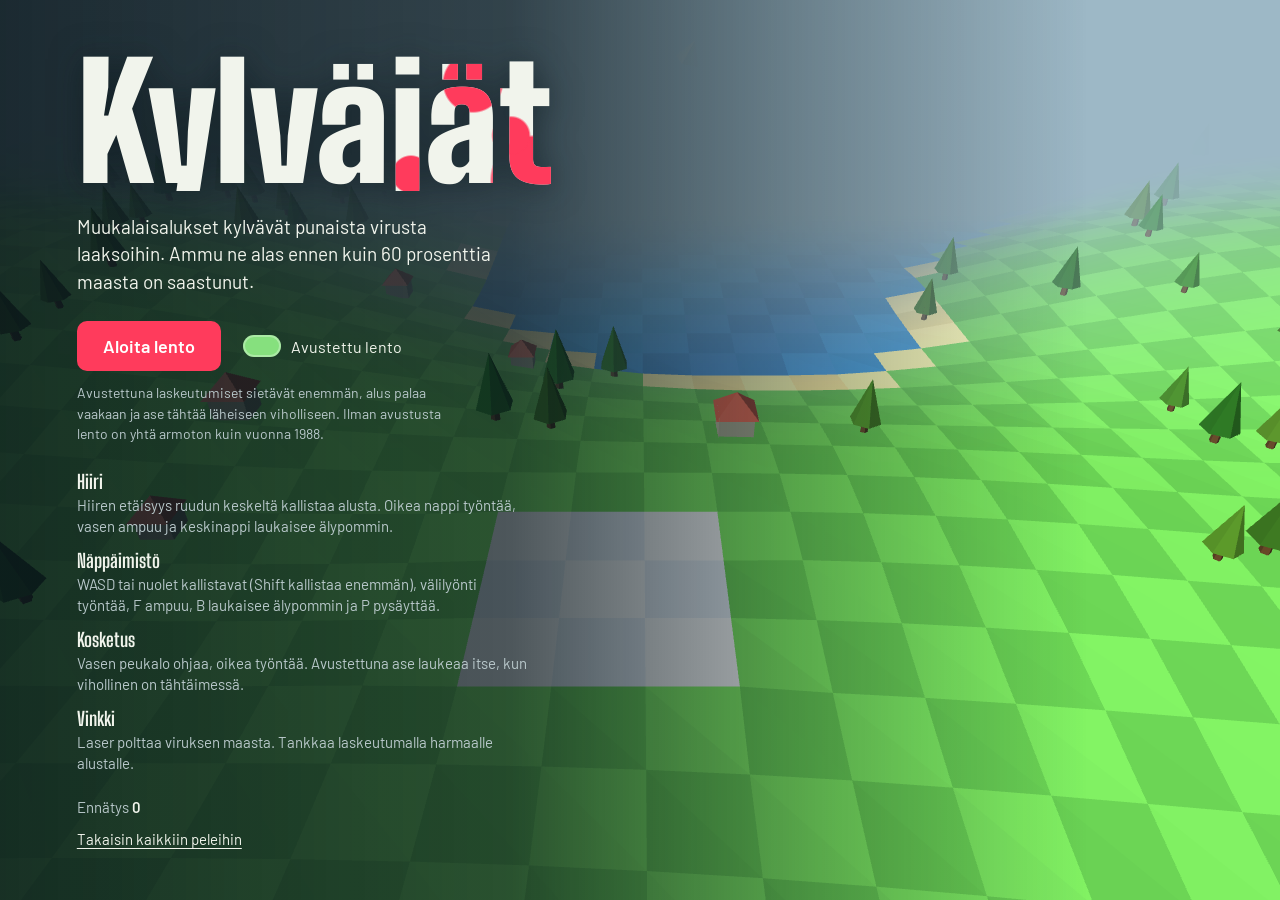
<file: Games/Game7/index.html>
<!DOCTYPE html>
<html lang="fi">
<head>
<meta charset="utf-8">
<meta name="viewport" content="width=device-width, initial-scale=1, maximum-scale=1, viewport-fit=cover">
<title>Kylväjät – ammu viruksen kylväjät alas</title>
<meta name="description" content="Selaimessa toimiva 3D-lentopeli: puolusta laaksoja punaista virusta kylväviltä muukalaisaluksilta. Toimii hiirellä, näppäimistöllä ja kosketuksella.">
<meta name="theme-color" content="#9db8c6">
<meta property="og:title" content="Kylväjät">
<meta property="og:description" content="Ammu viruksen kylväjät alas ennen kuin 60 prosenttia maasta on saastunut.">
<meta property="og:image" content="thumbnail.png">
<meta property="og:type" content="website">
<link rel="icon" href="favicon.svg" type="image/svg+xml">
<link rel="preload" href="three.min.js" as="script">
<style>
@font-face{font-family:"Barlow";font-style:normal;font-weight:400;font-display:swap;src:url(fonts/barlow-latin-400-normal.woff2) format("woff2")}
@font-face{font-family:"Barlow";font-style:normal;font-weight:500;font-display:swap;src:url(fonts/barlow-latin-500-normal.woff2) format("woff2")}
@font-face{font-family:"Barlow";font-style:normal;font-weight:600;font-display:swap;src:url(fonts/barlow-latin-600-normal.woff2) format("woff2")}
@font-face{font-family:"Big Shoulders Display";font-style:normal;font-weight:700;font-display:swap;src:url(fonts/big-shoulders-display-latin-700-normal.woff2) format("woff2")}
@font-face{font-family:"Big Shoulders Display";font-style:normal;font-weight:900;font-display:swap;src:url(fonts/big-shoulders-display-latin-900-normal.woff2) format("woff2")}
:root{
  --panel:rgba(14,30,38,.62); --line:rgba(255,255,255,.13);
  --text:#f1f4ec; --muted:#b9c8cb; --virus:#ff3b5c; --fuel:#f4b73a; --shield:#62d4ff;
  --ok:#86e07e; --sky:#9db8c6; --ink:#13232b;
  color-scheme:light;
  box-sizing:border-box;
  padding-top:env(safe-area-inset-top,0px); padding-bottom:env(safe-area-inset-bottom,0px);
}
@media (prefers-color-scheme: dark){ :root:not([data-theme="light"]){ --panel:rgba(8,18,24,.72); color-scheme:dark; } }
:root[data-theme="dark"]{ --panel:rgba(8,18,24,.72); color-scheme:dark; }
*,*::before,*::after{box-sizing:inherit}
html,body{height:100%;margin:0;overflow:hidden;background:var(--sky);touch-action:none;-webkit-user-select:none;user-select:none;-webkit-touch-callout:none}
body{font-family:Barlow,"Segoe UI",system-ui,sans-serif;color:var(--text)}
#c{position:fixed;inset:0;width:100%;height:100%;display:block}
body.playing.mouse #c{cursor:none}
.panel{background:var(--panel);border:1px solid var(--line);border-radius:12px;-webkit-backdrop-filter:blur(6px);backdrop-filter:blur(6px)}
button{font:inherit;color:inherit}
button:focus-visible,input:focus-visible+span{outline:2px solid var(--fuel);outline-offset:3px}

/* HUD */
#hud{position:fixed;inset:0;pointer-events:none}
#radar{position:absolute;left:calc(env(safe-area-inset-left,0px) + 12px);top:calc(env(safe-area-inset-top,0px) + 12px);width:140px;height:140px;border-radius:14px}
#gauges{position:absolute;left:calc(env(safe-area-inset-left,0px) + 12px);top:calc(env(safe-area-inset-top,0px) + 160px);width:140px;padding:9px 11px;font-size:12px}
#gauges .g{margin-bottom:8px}
#gauges .g span{display:block;color:var(--muted);margin-bottom:4px}
#gauges .read{display:grid;gap:2px;color:var(--muted)}
#gauges .read b{color:var(--text);font-weight:600;float:right}
#gauges .read b.bad{color:var(--virus)} #gauges .read b.good{color:var(--ok)}
.bar{position:relative;height:7px;border-radius:4px;background:rgba(255,255,255,.16)}
.bar i{position:absolute;left:0;top:0;bottom:0;border-radius:4px;width:0}
#fuelFill{background:var(--fuel)} #shFill{background:var(--shield)}
#infect{position:absolute;left:50%;transform:translateX(-50%);top:calc(env(safe-area-inset-top,0px) + 12px);width:min(420px,44vw);padding:8px 12px 11px}
#infect .lbl{display:flex;justify-content:space-between;align-items:baseline;font-size:13px;color:var(--muted);margin-bottom:6px}
#infect .lbl b{color:var(--text);font-family:"Big Shoulders Display",Impact,sans-serif;font-size:22px;font-weight:700}
#infFill{background:var(--virus)}
#infect em{position:absolute;left:60%;top:-4px;bottom:-4px;width:2px;border-radius:1px;background:var(--text)}
#stats{position:absolute;right:calc(env(safe-area-inset-right,0px) + 12px);top:calc(env(safe-area-inset-top,0px) + 12px);display:grid;grid-template-columns:auto auto;gap:6px 18px;padding:9px 14px;text-align:right}
#stats small{display:block;font-size:11px;color:var(--muted)}
#stats b{font-family:"Big Shoulders Display",Impact,sans-serif;font-weight:700;font-size:24px;line-height:1}
#topbtns{position:absolute;right:calc(env(safe-area-inset-right,0px) + 12px);top:calc(env(safe-area-inset-top,0px) + 112px);display:flex;gap:6px;pointer-events:auto}
#topbtns button{background:var(--panel);border:1px solid var(--line);border-radius:8px;padding:6px 10px;font-size:13px;cursor:pointer}
#msg{position:fixed;left:0;right:0;top:30%;text-align:center;pointer-events:none;opacity:0;transition:opacity .35s;text-shadow:0 2px 14px rgba(0,0,0,.45)}
#msg.on{opacity:1}
#msg b{display:block;font-family:"Big Shoulders Display",Impact,sans-serif;font-weight:900;font-size:clamp(34px,6vw,54px);line-height:1}
#msg span{display:block;font-size:16px;margin-top:6px;font-weight:500}
#reticle{position:fixed;left:50%;top:50%;border:1px solid rgba(255,255,255,.35);border-radius:50%;transform:translate(-50%,-50%);pointer-events:none;display:none}
#reticle::after{content:"";position:absolute;left:50%;top:50%;width:6px;height:6px;margin:-3px 0 0 -3px;border-radius:50%;background:rgba(255,255,255,.5)}
#dot{position:fixed;width:12px;height:12px;margin:-6px 0 0 -6px;border-radius:50%;border:2px solid #fff;pointer-events:none;display:none}
#flash{position:fixed;inset:0;pointer-events:none;background:#fff;opacity:0;transition:opacity .5s}

/* touch */
#touch{position:fixed;inset:0;pointer-events:none}
#stick{position:fixed;width:124px;height:124px;margin:-62px 0 0 -62px;border-radius:50%;border:2px solid rgba(255,255,255,.4);background:rgba(10,24,30,.18);display:none}
#stick i{position:absolute;left:50%;top:50%;width:54px;height:54px;margin:-27px 0 0 -27px;border-radius:50%;background:rgba(255,255,255,.55)}
.tbtn{position:fixed;pointer-events:auto;border-radius:50%;border:2px solid rgba(255,255,255,.4);background:var(--panel);font-weight:600;font-size:15px;touch-action:none}
.tbtn.on{background:rgba(255,255,255,.4);color:var(--ink)}
#tThrust{width:104px;height:104px;right:calc(env(safe-area-inset-right,0px) + 22px);bottom:calc(env(safe-area-inset-bottom,0px) + 26px)}
#tFire{width:76px;height:76px;right:calc(env(safe-area-inset-right,0px) + 138px);bottom:calc(env(safe-area-inset-bottom,0px) + 40px)}
#tBomb{width:58px;height:58px;right:calc(env(safe-area-inset-right,0px) + 44px);bottom:calc(env(safe-area-inset-bottom,0px) + 148px);font-size:13px}

/* screens */
.screen{position:fixed;inset:0;display:flex;overflow:auto;touch-action:pan-y}
#title{align-items:center;background:linear-gradient(90deg,rgba(9,22,28,.88) 0%,rgba(9,22,28,.72) 40%,rgba(9,22,28,.35) 62%,rgba(9,22,28,0) 85%)}
.titlewrap{width:100%;max-width:680px;padding:clamp(24px,6vw,80px);container-type:inline-size}
h1{font-family:"Big Shoulders Display",Impact,sans-serif;font-weight:900;line-height:.82;margin:0 0 22px;letter-spacing:-.01em;
  font-size:min(208px,13vw,24vh);font-size:min(208px,30cqi,24vh);
  width:max-content;max-width:100%;white-space:nowrap;padding:.04em .02em .02em 0;
  filter:drop-shadow(0 2px 16px rgba(9,22,28,.55));
  color:var(--text);
  background:radial-gradient(circle at 83% 22%,var(--virus) 0 7%,transparent 7.5%),radial-gradient(circle at 91% 60%,var(--virus) 0 4%,transparent 4.5%),radial-gradient(circle at 70% 88%,var(--virus) 0 5%,transparent 5.5%),radial-gradient(circle at 96% 92%,var(--virus) 0 9%,transparent 9.5%),linear-gradient(var(--text),var(--text));
  -webkit-background-clip:text;background-clip:text;-webkit-text-fill-color:transparent}
.lede{font-size:19px;line-height:1.45;max-width:40ch;margin:0 0 26px}
.actions{display:flex;flex-wrap:wrap;align-items:center;gap:14px 22px;margin-bottom:12px}
.primary{background:var(--virus);color:#fff;border:0;border-radius:10px;padding:14px 26px;font-size:18px;font-weight:600;cursor:pointer}
.primary:hover{filter:brightness(1.08)}
.ghost{background:transparent;border:1px solid var(--line);border-radius:10px;padding:13px 20px;font-size:16px;cursor:pointer;color:var(--text)}
.toggle{display:flex;align-items:center;gap:10px;font-size:16px;cursor:pointer}
.toggle input{position:absolute;opacity:0;width:1px;height:1px}
.toggle span::before{content:"";display:inline-block;vertical-align:-4px;width:38px;height:22px;border-radius:11px;background:rgba(255,255,255,.25);margin-right:10px;box-shadow:inset 0 0 0 2px rgba(255,255,255,.3);transition:background .2s}
.toggle input:checked+span::before{background:var(--ok)}
.note{font-size:14px;line-height:1.45;color:var(--muted);max-width:46ch;margin:0 0 26px}
.controls{display:grid;gap:12px;margin:0 0 24px;max-width:50ch}
.controls dt{font-family:"Big Shoulders Display",Impact,sans-serif;font-weight:700;font-size:19px}
.controls dd{margin:2px 0 0;font-size:15px;line-height:1.4;color:var(--muted)}
.hi{font-size:15px;color:var(--muted);margin:0}.hi b{color:var(--text)}
.back{margin-top:14px}.back a{color:var(--text);text-underline-offset:3px}
#noGL{position:fixed;inset:0;display:none;align-items:center;justify-content:center;padding:24px;text-align:center;font-size:18px;background:var(--sky);color:#13232b}
#over,#pause{align-items:center;justify-content:center;background:rgba(9,22,28,.55)}
.box{padding:30px 34px;text-align:center;max-width:420px;margin:20px}
.box h2{font-family:"Big Shoulders Display",Impact,sans-serif;font-weight:900;font-size:48px;line-height:.95;margin:0 0 10px}
.box p{margin:0 0 20px;color:var(--muted);font-size:16px;line-height:1.4}
.box p b{color:var(--text)}
.box .actions{justify-content:center}

@media (max-width:700px){
  #title{background:linear-gradient(180deg,rgba(9,22,28,.86) 0%,rgba(9,22,28,.72) 70%,rgba(9,22,28,.4) 100%);align-items:flex-start}
  #radar{width:100px;height:100px}
  #gauges{top:calc(env(safe-area-inset-top,0px) + 118px);width:100px;font-size:11px;padding:7px 9px}
  #infect{width:38vw;padding:6px 9px 9px} #infect .lbl{font-size:11px} #infect .lbl b{font-size:18px}
  #stats{gap:3px 10px;padding:7px 10px} #stats b{font-size:19px} #stats small{font-size:10px}
  #topbtns{top:calc(env(safe-area-inset-top,0px) + 96px)}
  .lede{font-size:17px}
}
@media (prefers-reduced-motion: reduce){ #msg,#flash{transition:none} }
</style>
</head>
<body>
<canvas id="c"></canvas>
<div id="noGL">Peli tarvitsee WebGL-tuen. Kokeile toista selainta tai ota laitteistokiihdytys käyttöön selaimen asetuksista.</div>

<div id="hud" style="display:none">
  <canvas id="radar" class="panel" width="280" height="280" aria-label="Tutka"></canvas>
  <div id="gauges" class="panel">
    <div class="g"><span>Polttoaine</span><div class="bar"><i id="fuelFill"></i></div></div>
    <div class="g"><span>Suojakilpi</span><div class="bar"><i id="shFill"></i></div></div>
    <div class="read"><span>Korkeus <b id="alt">0</b></span><span>Pystynopeus <b id="vs">0</b></span></div>
  </div>
  <div id="infect" class="panel">
    <div class="lbl"><span>Saastunut maa, raja 60 %</span><b id="infPct">0 %</b></div>
    <div class="bar"><i id="infFill"></i><em></em></div>
  </div>
  <div id="stats" class="panel">
    <div><small>Pisteet</small><b id="score">0</b></div>
    <div><small>Aalto</small><b id="wave">1</b></div>
    <div><small>Alukset</small><b id="lives">3</b></div>
    <div><small>Älypommit</small><b id="bombs">3</b></div>
  </div>
  <div id="topbtns"><button id="bPause">Tauko</button><button id="bMute">Ääni pois</button><button id="bFull">Koko näyttö</button></div>
</div>

<div id="msg"><b></b><span></span></div>
<div id="reticle"></div><div id="dot"></div>
<div id="touch" style="display:none">
  <div id="stick"><i></i></div>
  <button class="tbtn" id="tBomb">Pommi</button>
  <button class="tbtn" id="tFire">Ammu</button>
  <button class="tbtn" id="tThrust">Työntö</button>
</div>

<section id="title" class="screen">
  <div class="titlewrap">
    <h1>Kylväjät</h1>
    <p class="lede">Muukalaisalukset kylvävät punaista virusta laaksoihin. Ammu ne alas ennen kuin 60 prosenttia maasta on saastunut.</p>
    <div class="actions">
      <button id="bStart" class="primary">Aloita lento</button>
      <label class="toggle"><input type="checkbox" id="assist" checked><span>Avustettu lento</span></label>
    </div>
    <p class="note">Avustettuna laskeutumiset sietävät enemmän, alus palaa vaakaan ja ase tähtää läheiseen viholliseen. Ilman avustusta lento on yhtä armoton kuin vuonna 1988.</p>
    <dl class="controls">
      <div><dt>Hiiri</dt><dd>Hiiren etäisyys ruudun keskeltä kallistaa alusta. Oikea nappi työntää, vasen ampuu ja keskinappi laukaisee älypommin.</dd></div>
      <div><dt>Näppäimistö</dt><dd>WASD tai nuolet kallistavat (Shift kallistaa enemmän), välilyönti työntää, F ampuu, B laukaisee älypommin ja P pysäyttää.</dd></div>
      <div><dt>Kosketus</dt><dd>Vasen peukalo ohjaa, oikea työntää. Avustettuna ase laukeaa itse, kun vihollinen on tähtäimessä.</dd></div>
      <div><dt>Vinkki</dt><dd>Laser polttaa viruksen maasta. Tankkaa laskeutumalla harmaalle alustalle.</dd></div>
    </dl>
    <p class="hi">Ennätys <b id="hiscore">0</b></p>
    <p class="hi back"><a href="../../">Takaisin kaikkiin peleihin</a></p>
  </div>
</section>

<section id="pause" class="screen" style="display:none">
  <div class="box panel"><h2>Tauko</h2><p>Peli odottaa.</p>
    <div class="actions"><button class="primary" id="bResume">Jatka</button><button class="ghost" id="bQuit">Lopeta peli</button></div></div>
</section>

<section id="over" class="screen" style="display:none">
  <div class="box panel"><h2 id="overTitle">Peli päättyi</h2><p id="overText"></p>
    <div class="actions"><button class="primary" id="bAgain">Lennä uudestaan</button><button class="ghost" id="bMenu">Päävalikkoon</button></div></div>
</section>
<div id="flash"></div>

<script src="three.min.js"></script>
<script>
(function(){
'use strict';
if(!window.THREE){document.getElementById('noGL').textContent='Pelin tiedostoa three.min.js ei löytynyt. Tarkista, että se on samassa kansiossa kuin index.html.';document.getElementById('noGL').style.display='flex';return;}
const W=64, R=22, TN=2*R, TAU=Math.PI*2;
const GRAV=5.2, THRUST=13.5, BURN=4.2, MAX_TILT=1.12, CEIL=12, SHIP_H=0.3, DAMP=63/64;
const SKY=0x9db8c6, PMAX=2600, BMAX=220, SMAX=64;
const mod=(a,n)=>((a%n)+n)%n;
const wd=d=>mod(d+W/2,W)-W/2;
const clamp=(v,a,b)=>v<a?a:(v>b?b:v);
const rand=(a,b)=>a+Math.random()*(b-a);
const $=id=>document.getElementById(id);
const show=(el,on)=>{el.style.display=on?'':'none';};

/* ---------------- world ---------------- */
const H=new Float32Array(W*W), type=new Uint8Array(W*W), inf=new Uint8Array(W*W), propAt=new Int16Array(W*W);
let landCount=1, infCount=0, pad={i:0,j:0,x:0,z:0,h:1};
const props=[];
function hRaw(i,j){return H[mod(j,W)*W+mod(i,W)];}
function hR(i,j){const h=H[mod(j,W)*W+mod(i,W)];return h>0?h:0;}
function groundAt(x,z){
  const fx=Math.floor(x), fz=Math.floor(z), tx=x-fx, tz=z-fz;
  const a=hR(fx,fz), b=hR(fx+1,fz), c=hR(fx,fz+1), d=hR(fx+1,fz+1);
  return (a+(b-a)*tx)*(1-tz)+(c+(d-c)*tx)*tz;
}
function tileK(x,z){return mod(Math.floor(z),W)*W+mod(Math.floor(x),W);}

function genWorld(){
  const terms=[[1,0,1.25],[0,1,1.05],[1,1,.75],[2,-1,.5],[3,2,.32],[-2,5,.22]];
  const ph=terms.map(()=>Math.random()*TAU);
  for(let j=0;j<W;j++)for(let i=0;i<W;i++){
    let h=.55;
    for(let k=0;k<6;k++){const t=terms[k];h+=t[2]*Math.sin(TAU*(t[0]*i+t[1]*j)/W+ph[k]);}
    H[j*W+i]=h;
  }
  // launchpad: flattest 4x4 corner patch on dry land
  let best=1e9, bi=0, bj=0;
  for(let j=0;j<W;j++)for(let i=0;i<W;i++){
    let s=0,s2=0,mn=1e9;
    for(let b=0;b<4;b++)for(let a=0;a<4;a++){const h=hRaw(i+a,j+b);s+=h;s2+=h*h;if(h<mn)mn=h;}
    const m=s/16, v=s2/16-m*m;
    if(mn<0.6||m>3)continue;
    if(v<best){best=v;bi=i;bj=j;}
  }
  let ph2=1.2;
  if(best<1e9){let s=0;for(let b=0;b<4;b++)for(let a=0;a<4;a++)s+=hRaw(bi+a,bj+b);ph2=s/16;}
  for(let b=0;b<4;b++)for(let a=0;a<4;a++)H[mod(bj+b,W)*W+mod(bi+a,W)]=ph2;
  pad={i:bi,j:bj,x:mod(bi+1.5,W),z:mod(bj+1.5,W),h:ph2};

  landCount=0; infCount=0; inf.fill(0); propAt.fill(-1); props.length=0;
  for(let j=0;j<W;j++)for(let i=0;i<W;i++){
    const k=j*W+i;
    const avg=(hRaw(i,j)+hRaw(i+1,j)+hRaw(i,j+1)+hRaw(i+1,j+1))/4;
    let t=avg<0.05?0:1;
    if(mod(i-bi,W)<3&&mod(j-bj,W)<3)t=2;
    type[k]=t; if(t===1)landCount++;
  }
  let trees=0, houses=0;
  for(let j=0;j<W;j++)for(let i=0;i<W;i++){
    const k=j*W+i;
    if(type[k]!==1)continue;
    if(Math.abs(wd(i+.5-pad.x))<4&&Math.abs(wd(j+.5-pad.z))<4)continue;
    const r=Math.random(); let kind=-1;
    if(r<0.012&&houses<60){kind=1;houses++;}
    else if(r<0.1+0.07*Math.sin(i*.45+j*.31)&&trees<420){kind=0;trees++;}
    if(kind<0)continue;
    const p={x:i+.5+rand(-.2,.2),z:j+.5+rand(-.2,.2),k,kind,alive:true,inf:false,t:rand(3,7),s:rand(.85,1.2),
      c:kind===0?new THREE.Color().setHSL(rand(.25,.33),.55,rand(.26,.34)):new THREE.Color().setHSL(rand(.08,.13),.35,rand(.78,.86))};
    propAt[k]=props.length; props.push(p);
  }
}
function infect(k){
  if(type[k]!==1||inf[k])return;
  inf[k]=1; infCount++;
  const pi=propAt[k];
  if(pi>=0){const p=props[pi];if(p.alive&&p.kind===0&&!p.inf){p.inf=true;p.t=rand(2,5);}}
}
function clean(k){if(inf[k]){inf[k]=0;infCount--;}}
function infectRadius(x,z,r){
  const ri=Math.ceil(r);
  for(let b=-ri;b<=ri;b++)for(let a=-ri;a<=ri;a++)if(a*a+b*b<=r*r)infect(tileK(x+a,z+b));
}

/* ---------------- three.js scene ---------------- */
const canvas=$('c');
let renderer;
try{renderer=new THREE.WebGLRenderer({canvas,antialias:true});}
catch(err){const n=$('noGL');n.style.display='flex';show($('title'),false);return;}
renderer.setPixelRatio(Math.min(window.devicePixelRatio||1,2));
const scene=new THREE.Scene();
scene.background=new THREE.Color(SKY);
scene.fog=new THREE.Fog(SKY,12,26);
const camera=new THREE.PerspectiveCamera(58,1,0.1,80);
scene.add(new THREE.HemisphereLight(0xe8f2ff,0x40502c,0.8));
const sun=new THREE.DirectionalLight(0xfff4e0,0.85); sun.position.set(-5,10,4); scene.add(sun);

// terrain
const TV=TN*TN*6;
const tPos=new Float32Array(TV*3), tNor=new Float32Array(TV*3), tCol=new Float32Array(TV*3);
const tGeo=new THREE.BufferGeometry();
tGeo.setAttribute('position',new THREE.BufferAttribute(tPos,3).setUsage(THREE.DynamicDrawUsage));
tGeo.setAttribute('normal',new THREE.BufferAttribute(tNor,3).setUsage(THREE.DynamicDrawUsage));
tGeo.setAttribute('color',new THREE.BufferAttribute(tCol,3).setUsage(THREE.DynamicDrawUsage));
const terrain=new THREE.Mesh(tGeo,new THREE.MeshPhongMaterial({vertexColors:true,shininess:0}));
terrain.frustumCulled=false; scene.add(terrain);

let time=0, cr=0, cg=0, cb=0;
function tileColor(k,i,j,h){
  const chk=(i+j)&1, t=type[k];
  if(t===0){const w=.035*Math.sin(time*1.6+i*.9+j*.6);if(chk){cr=.17;cg=.43+w;cb=.66+w;}else{cr=.15;cg=.40+w;cb=.62+w;}return;}
  if(t===2){if(chk){cr=.76;cg=.78;cb=.8;}else{cr=.63;cg=.65;cb=.68;}return;}
  if(inf[k]){const p=.05*Math.sin(time*3+i+j);if(chk){cr=.86+p;cg=.17;cb=.26;}else{cr=.74+p;cg=.11;cb=.2;}return;}
  if(h<.22){if(chk){cr=.86;cg=.78;cb=.52;}else{cr=.8;cg=.72;cb=.46;}return;}
  const m=clamp((h-2)/2.6,0,1);
  const r0=chk?.29:.35, g0=chk?.58:.66, b0=chk?.23:.27;
  cr=r0+(.6-r0)*m; cg=g0+(.62-g0)*m; cb=b0+(.4-b0)*m;
}
function buildTerrain(){
  const bx=Math.floor(orig.x)-R, bz=Math.floor(orig.z)-R;
  let p=0;
  for(let j=0;j<TN;j++){
    const z0=bz+j, z1=z0+1;
    for(let i=0;i<TN;i++){
      const x0=bx+i, x1=x0+1;
      const a=hR(x0,z0), b=hR(x1,z0), c=hR(x0,z1), d=hR(x1,z1);
      tileColor(mod(z0,W)*W+mod(x0,W),x0,z0,(a+b+c+d)/4);
      let nx=c-d, nz=a-c, l=Math.hypot(nx,1,nz); nx/=l; const ny=1/l; nz/=l;
      p=put(p,x0,a,z0,nx,ny,nz); p=put(p,x0,c,z1,nx,ny,nz); p=put(p,x1,d,z1,nx,ny,nz);
      let mx=a-b, mz=b-d; l=Math.hypot(mx,1,mz); mx/=l; const my=1/l; mz/=l;
      p=put(p,x0,a,z0,mx,my,mz); p=put(p,x1,d,z1,mx,my,mz); p=put(p,x1,b,z0,mx,my,mz);
    }
  }
  tGeo.attributes.position.needsUpdate=true; tGeo.attributes.normal.needsUpdate=true; tGeo.attributes.color.needsUpdate=true;
}
function put(p,x,y,z,nx,ny,nz){
  tPos[p]=x;tPos[p+1]=y;tPos[p+2]=z; tNor[p]=nx;tNor[p+1]=ny;tNor[p+2]=nz; tCol[p]=cr;tCol[p+1]=cg;tCol[p+2]=cb;
  return p+3;
}

// ship
function shipGeometry(){
  const N=[0,0,-.75],L=[-.55,0,.42],Rt=[.55,0,.42],T=[0,.24,.12],B=[0,-.13,.22],Tl=[0,.04,.5];
  const tris=[[N,L,T,0],[N,T,Rt,0],[T,L,Tl,1],[T,Tl,Rt,1],[N,B,L,2],[N,Rt,B,2],[B,Tl,L,3],[B,Rt,Tl,3]];
  const cols=[[.95,.92,.84],[.78,.74,.66],[.34,.42,.5],[.26,.32,.4]];
  const pos=[], col=[];
  for(const t of tris){for(let v=0;v<3;v++){pos.push(...t[v]);col.push(...cols[t[3]]);}}
  const g=new THREE.BufferGeometry();
  g.setAttribute('position',new THREE.Float32BufferAttribute(pos,3));
  g.setAttribute('color',new THREE.Float32BufferAttribute(col,3));
  g.computeVertexNormals();
  return g;
}
const shipMesh=new THREE.Mesh(shipGeometry(),new THREE.MeshPhongMaterial({vertexColors:true,side:THREE.DoubleSide,shininess:30,flatShading:true}));
shipMesh.matrixAutoUpdate=false; scene.add(shipMesh);
const shipShadowMat=new THREE.MeshBasicMaterial({color:0x000000,transparent:true,opacity:.32,depthWrite:false,polygonOffset:true,polygonOffsetFactor:-2});
const shadowGeo=new THREE.CircleGeometry(.5,16).rotateX(-Math.PI/2);
const shipShadow=new THREE.Mesh(shadowGeo,shipShadowMat); scene.add(shipShadow);

// enemies
const ETYPES={
  seeder:{hp:1,score:100,col:0x3d7bff,r:.8},
  drone:{hp:1,score:150,col:0xffb02e,r:.65},
  bomber:{hp:3,score:300,col:0x9b5cff,r:.95},
  fighter:{hp:2,score:250,col:0xff4d3a,r:.65}
};
const EGEO={
  seeder:new THREE.OctahedronGeometry(.55,0).scale(1,.55,1),
  drone:new THREE.TetrahedronGeometry(.5,0),
  bomber:new THREE.BoxGeometry(.7,.28,1.5),
  fighter:new THREE.ConeGeometry(.32,1,4).rotateX(Math.PI/2)
};
const EMAT={};
for(const k in ETYPES)EMAT[k]=new THREE.MeshPhongMaterial({color:ETYPES[k].col,flatShading:true,shininess:40,emissive:ETYPES[k].col,emissiveIntensity:.18});
function makeEnemyMesh(t){return new THREE.Mesh(EGEO[t],EMAT[t]);}
const bombBodyGeo=new THREE.SphereGeometry(.16,8,6), chuteGeo=new THREE.SphereGeometry(.42,8,4,0,TAU,0,Math.PI/2);
const bombBodyMat=new THREE.MeshPhongMaterial({color:0x7a2a9a,flatShading:true}), chuteMat=new THREE.MeshPhongMaterial({color:0xf3efe6,flatShading:true,side:THREE.DoubleSide});
function makeBombMesh(){const g=new THREE.Group();g.add(new THREE.Mesh(bombBodyGeo,bombBodyMat));const c=new THREE.Mesh(chuteGeo,chuteMat);c.position.y=.5;g.add(c);return g;}

// instanced props
const M=new THREE.Matrix4(), TMP=new THREE.Color();
function inst(geo,mat,n,colorize){
  const m=new THREE.InstancedMesh(geo,mat,n); m.frustumCulled=false;
  if(colorize){for(let i=0;i<n;i++)m.setColorAt(i,TMP.set(0xffffff));}
  m.count=0; scene.add(m); return m;
}
const canopyIM=inst(new THREE.ConeGeometry(.27,.8,6).translate(0,.62,0),new THREE.MeshPhongMaterial({color:0xffffff,flatShading:true}),420,true);
const trunkIM=inst(new THREE.CylinderGeometry(.05,.07,.3,5).translate(0,.15,0),new THREE.MeshPhongMaterial({color:0x6b4a2b,flatShading:true}),420,false);
const houseIM=inst(new THREE.BoxGeometry(.5,.34,.44).translate(0,.17,0),new THREE.MeshPhongMaterial({color:0xffffff,flatShading:true}),60,true);
const roofIM=inst(new THREE.ConeGeometry(.42,.3,4).rotateY(Math.PI/4).translate(0,.49,0),new THREE.MeshPhongMaterial({color:0xa4483a,flatShading:true}),60,false);
const shadowIM=inst(shadowGeo,new THREE.MeshBasicMaterial({color:0x000000,transparent:true,opacity:.26,depthWrite:false,polygonOffset:true,polygonOffsetFactor:-2}),SMAX,false);
const bulletIM=inst(new THREE.SphereGeometry(1,6,4),new THREE.MeshBasicMaterial({color:0xffffff}),BMAX,true);
const COL_PB=new THREE.Color(0xfff27a), COL_EB=new THREE.Color(0xff3f8a), COL_INF=new THREE.Color(0xe0283f);

// particles
const pPos=new Float32Array(PMAX*3), pCol=new Float32Array(PMAX*3);
const pGeo=new THREE.BufferGeometry();
pGeo.setAttribute('position',new THREE.BufferAttribute(pPos,3).setUsage(THREE.DynamicDrawUsage));
pGeo.setAttribute('color',new THREE.BufferAttribute(pCol,3).setUsage(THREE.DynamicDrawUsage));
const dotTex=(()=>{const c=document.createElement('canvas');c.width=c.height=32;const x=c.getContext('2d');const g=x.createRadialGradient(16,16,0,16,16,16);g.addColorStop(0,'rgba(255,255,255,1)');g.addColorStop(.55,'rgba(255,255,255,.9)');g.addColorStop(1,'rgba(255,255,255,0)');x.fillStyle=g;x.fillRect(0,0,32,32);return new THREE.CanvasTexture(c);})();
const points=new THREE.Points(pGeo,new THREE.PointsMaterial({size:.22,map:dotTex,vertexColors:true,transparent:true,depthWrite:false,alphaTest:.02}));
points.frustumCulled=false; scene.add(points);

/* ---------------- state ---------------- */
let mode='title', demoT=0, assist=true, inputMode='mouse', muted=false, diff=1;
const ship={x:0,y:0,z:0,vx:0,vy:0,vz:0,ax:0,az:0,hx:0,hz:-1,tilt:0,up:new THREE.Vector3(0,1,0),fwd:new THREE.Vector3(0,0,-1),
  fuel:100,shield:100,alive:false,grounded:true,respawnT:0,inv:0,grace:0,thrusting:false,fireCD:0};
let score=0, lives=3, bombs=3, wave=0, waveActive=false, nextWaveT=0, nextLifeAt=10000, hi=0, fuelHintT=0, refuelMsgT=0;
const enemies=[], bombsE=[], bullets=[], particles=[];
const orig={x:0,z:0}, focus={x:0,y:2,z:0};
const stick={x:0,y:0};
const keys=new Set();
let mouseFire=false, mouseThrust=false, touchFire=false, touchThrust=false, touchStick=null, lastMouse={x:0,y:0};
try{hi=+localStorage.getItem('kylvajat-hi')||0;}catch(e){}

/* ---------------- audio ---------------- */
let actx=null, thrustGain=null, noiseBuf=null;
function initAudio(){
  if(actx){if(actx.state==='suspended')actx.resume();return;}
  try{
    actx=new (window.AudioContext||window.webkitAudioContext)();
    const len=actx.sampleRate; noiseBuf=actx.createBuffer(1,len,actx.sampleRate);
    const d=noiseBuf.getChannelData(0); for(let i=0;i<len;i++)d[i]=Math.random()*2-1;
    const src=actx.createBufferSource(); src.buffer=noiseBuf; src.loop=true;
    const f=actx.createBiquadFilter(); f.type='lowpass'; f.frequency.value=420;
    thrustGain=actx.createGain(); thrustGain.gain.value=0;
    src.connect(f); f.connect(thrustGain); thrustGain.connect(actx.destination); src.start();
  }catch(e){actx=null;}
}
function sfx(kind){
  if(!actx||muted)return;
  const t=actx.currentTime, g=actx.createGain(); g.connect(actx.destination);
  if(kind==='laser'){
    const o=actx.createOscillator(); o.type='square'; o.frequency.setValueAtTime(980,t); o.frequency.exponentialRampToValueAtTime(220,t+.09);
    g.gain.setValueAtTime(.045,t); g.gain.exponentialRampToValueAtTime(.001,t+.1); o.connect(g); o.start(t); o.stop(t+.11);
  }else if(kind==='boom'||kind==='small'){
    const s=actx.createBufferSource(); s.buffer=noiseBuf; const f=actx.createBiquadFilter(); f.type='lowpass';
    const dur=kind==='boom'?.8:.3;
    f.frequency.setValueAtTime(kind==='boom'?1200:2200,t); f.frequency.exponentialRampToValueAtTime(90,t+dur);
    g.gain.setValueAtTime(kind==='boom'?.5:.18,t); g.gain.exponentialRampToValueAtTime(.001,t+dur);
    s.connect(f); f.connect(g); s.start(t); s.stop(t+dur);
  }else if(kind==='chime'){
    [660,880,1320].forEach((fr,i)=>{const o=actx.createOscillator();o.type='triangle';o.frequency.value=fr;const gg=actx.createGain();gg.gain.setValueAtTime(0,t+i*.08);gg.gain.linearRampToValueAtTime(.08,t+i*.08+.02);gg.gain.exponentialRampToValueAtTime(.001,t+i*.08+.4);o.connect(gg);gg.connect(actx.destination);o.start(t+i*.08);o.stop(t+i*.08+.45);});
  }
}

/* ---------------- particles ---------------- */
function emit(x,y,z,vx,vy,vz,life,r,g,b,grav,kind){
  if(particles.length>=PMAX)return;
  particles.push({x,y,z,vx,vy,vz,life,max:life,r,g,b,grav,kind:kind||0});
}
function explode(x,y,z,color,n,speed){
  const c=new THREE.Color(color);
  for(let i=0;i<n;i++){
    const a=Math.random()*TAU, e=rand(-.4,1.2), s=rand(1.5,speed||7);
    const mix=Math.random();
    emit(x,y,z,Math.cos(a)*Math.cos(e)*s,Math.sin(e)*s,Math.sin(a)*Math.cos(e)*s,rand(.6,1.4),
      c.r*(1-mix)+1*mix, c.g*(1-mix)+.7*mix, c.b*(1-mix)+.25*mix, 6, 2);
  }
}
function emitSpore(x,y,z,vx,vy,vz){emit(x,y,z,vx,vy,vz,10,1,.22,.36,1.8,1);}
function dropSpore(x,y,z,s){emitSpore(x,y,z,rand(-s,s),rand(-.6,0),rand(-s,s));}
function updParticles(dt){
  for(let i=particles.length-1;i>=0;i--){
    const q=particles[i];
    q.life-=dt;
    if(q.life<=0){particles[i]=particles[particles.length-1];particles.pop();continue;}
    q.vy-=q.grav*dt;
    const dr=Math.pow(q.kind===1?.45:(q.kind===2?.7:.5),dt);
    q.vx*=dr; q.vz*=dr;
    if(q.kind===1){if(q.vy<-2.2)q.vy=-2.2;}else if(q.kind===0)q.vy*=dr;
    q.x=mod(q.x+q.vx*dt,W); q.z=mod(q.z+q.vz*dt,W); q.y+=q.vy*dt;
    const g=groundAt(q.x,q.z);
    if(q.y<=g){
      if(q.kind===1){
        const k=tileK(q.x,q.z);
        if(type[k]===1){infect(k);emit(q.x,g+.05,q.z,0,.8,0,.4,1,.3,.4,0,0);}
        particles[i]=particles[particles.length-1];particles.pop();continue;
      }else if(q.kind===2){q.y=g;q.vy*=-.35;q.vx*=.6;q.vz*=.6;}
      else q.y=g;
    }
  }
}
function drawParticles(){
  let n=0;
  for(const q of particles){
    const dx=wd(q.x-orig.x), dz=wd(q.z-orig.z);
    if(dx>R||dx<-R||dz>R||dz<-R)continue;
    const o=n*3; pPos[o]=orig.x+dx; pPos[o+1]=q.y; pPos[o+2]=orig.z+dz;
    let f=q.kind===1?1:q.life/q.max;
    pCol[o]=q.r*f+.62*(1-f); pCol[o+1]=q.g*f+.7*(1-f); pCol[o+2]=q.b*f+.74*(1-f);
    n++;
  }
  pGeo.setDrawRange(0,n);
  pGeo.attributes.position.needsUpdate=true; pGeo.attributes.color.needsUpdate=true;
}

/* ---------------- helpers ---------------- */
function dist3(a,b){return Math.hypot(wd(a.x-b.x),a.y-b.y,wd(a.z-b.z));}
function addScore(n){
  score+=n;
  if(score>=nextLifeAt){lives++;nextLifeAt+=10000;showMsg('Lisäalus','',1.8);sfx('chime');}
}
let msgT=0;
function showMsg(main,sub,dur){
  const m=$('msg'); m.querySelector('b').textContent=main; m.querySelector('span').textContent=sub||'';
  m.classList.add('on'); msgT=dur||2;
}
function flash(color,op){const f=$('flash');f.style.transition='none';f.style.background=color;f.style.opacity=op;requestAnimationFrame(()=>{f.style.transition='';f.style.opacity=0;});}
function tol(){return assist?{v:4.4,h:3.4,t:.55}:{v:2.6,h:1.9,t:.32};}

/* ---------------- enemies ---------------- */
function spawnEnemy(t,cx,cz){
  const a=Math.random()*TAU, d=rand(13,26);
  const x=mod(cx+Math.cos(a)*d,W), z=mod(cz+Math.sin(a)*d,W);
  const g=groundAt(x,z);
  const e={type:t,x,y:g+(t==='bomber'?7.5:5),z,vx:0,vy:0,vz:0,hp:ETYPES[t].hp,t:0,cool:rand(1,3),state:'fly',tx:x,tz:z,next:0,ph:Math.random()*TAU,hx:Math.cos(a+1.6),hz:Math.sin(a+1.6)};
  e.mesh=makeEnemyMesh(t); scene.add(e.mesh); enemies.push(e);
  for(let i=0;i<14;i++)emit(e.x,e.y,e.z,rand(-2,2),rand(-2,2),rand(-2,2),.7,.8,.6,1,0,0);
}
function killEnemy(e,byPlayer){
  const i=enemies.indexOf(e); if(i<0)return;
  enemies.splice(i,1); scene.remove(e.mesh);
  explode(e.x,e.y,e.z,ETYPES[e.type].col,40,8); sfx('boom');
  if(byPlayer)addScore(ETYPES[e.type].score);
}
function spawnBomb(e){const b={x:e.x,y:e.y-.4,z:e.z,vx:e.vx*.3,vz:e.vz*.3,mesh:makeBombMesh(),ph:Math.random()*TAU};scene.add(b.mesh);bombsE.push(b);}
function killBomb(b,byPlayer){
  const i=bombsE.indexOf(b); if(i<0)return;
  bombsE.splice(i,1); scene.remove(b.mesh);
  explode(b.x,b.y,b.z,0xb055d0,18,5); sfx('small');
  if(byPlayer)addScore(50);
}
function steerTo(e,tx,tz,spd,dt,acc){
  const dx=wd(tx-e.x), dz=wd(tz-e.z), d=Math.hypot(dx,dz)||1, k=1-Math.exp(-dt*acc);
  e.vx+=(dx/d*spd-e.vx)*k; e.vz+=(dz/d*spd-e.vz)*k; return d;
}
function holdAlt(e,ty,dt,rate){const k=1-Math.exp(-dt*3);e.vy+=((ty-e.y)*rate-e.vy)*k;}
function pickTarget(e,rad){
  const playing=mode==='play'&&ship.alive;
  const c=(playing&&e.type==='drone')?ship:(mode!=='play'?orig:e);
  e.tx=mod(c.x+rand(-rad,rad),W); e.tz=mod(c.z+rand(-rad,rad),W);
}
function enemyShoot(e,spd,inacc){
  if(bullets.length>=BMAX)return;
  const dx=wd(ship.x-e.x), dy=ship.y-e.y, dz=wd(ship.z-e.z), d=Math.hypot(dx,dy,dz), tl=d/spd*.6;
  let ax=dx+ship.vx*tl, ay=dy+ship.vy*tl, az=dz+ship.vz*tl; const l=Math.hypot(ax,ay,az)||1;
  ax=ax/l+rand(-inacc,inacc); ay=ay/l+rand(-inacc,inacc); az=az/l+rand(-inacc,inacc);
  bullets.push({x:e.x,y:e.y,z:e.z,vx:ax*spd,vy:ay*spd,vz:az*spd,life:2.4,p:false});
}
function updEnemies(dt){
  const play=mode==='play'&&ship.alive;
  for(let i=enemies.length-1;i>=0;i--){
    const e=enemies[i]; e.t+=dt; e.cool-=dt;
    const g=groundAt(e.x,e.z);
    if(e.type==='seeder'){
      if(e.state==='fly'){
        if(e.t>e.next||Math.hypot(wd(e.tx-e.x),wd(e.tz-e.z))<1.5){pickTarget(e,12);e.t=0;e.next=rand(4,8);}
        steerTo(e,e.tx,e.tz,2.3*diff,dt,1.5); holdAlt(e,g+4.2,dt,1.4);
        if(e.cool<=0){dropSpore(e.x,e.y-.35,e.z,.7);e.cool=rand(.9,1.6)/diff;}
        if(type[tileK(e.x,e.z)]===1&&Math.random()<dt*.05*diff){e.state='down';e.t=0;}
      }else if(e.state==='down'){
        steerTo(e,e.x,e.z,0,dt,2); holdAlt(e,g+.55,dt,1.2);
        if(e.y<g+.8||e.t>5){e.state='spray';e.t=0;}
      }else{
        e.vx*=.9; e.vz*=.9; holdAlt(e,g+.55,dt,2);
        if(e.cool<=0){const a=Math.random()*TAU;emitSpore(e.x,e.y,e.z,Math.cos(a)*rand(1,2.4),rand(1,2),Math.sin(a)*rand(1,2.4));e.cool=.18;}
        if(e.t>3.2){e.state='fly';e.t=0;e.next=0;}
      }
      e.mesh.rotation.y+=dt*1.6;
    }else if(e.type==='drone'){
      if(e.t>e.next||Math.hypot(wd(e.tx-e.x),wd(e.tz-e.z))<1.5){pickTarget(e,play?7:10);e.t=0;e.next=rand(3,6);}
      steerTo(e,e.tx,e.tz,3.1*diff,dt,1.6); holdAlt(e,g+3.4+Math.sin(e.t*2+e.ph)*.4,dt,1.5);
      if(play&&e.cool<=0){if(dist3(e,ship)<16){enemyShoot(e,11*diff,.07);e.cool=rand(1.8,2.8)/diff;}else e.cool=.5;}
      e.mesh.rotation.y+=dt*2.5; e.mesh.rotation.x+=dt*1.3;
    }else if(e.type==='bomber'){
      steerTo(e,e.x+e.hx*10,e.z+e.hz*10,4.6*diff,dt,1); holdAlt(e,g+7.5,dt,.8);
      if(e.cool<=0){spawnBomb(e);e.cool=rand(3,4.5)/diff;}
      if(Math.random()<dt*.05){const a=Math.atan2(e.hz,e.hx)+rand(-.8,.8);e.hx=Math.cos(a);e.hz=Math.sin(a);}
      e.mesh.rotation.y=Math.atan2(e.vx,e.vz);
    }else{
      let tx,tz,ty;
      if(play){const a=e.t*.8+e.ph;tx=ship.x+Math.cos(a)*4;tz=ship.z+Math.sin(a)*4;ty=Math.max(ship.y+1.5,g+1.5);}
      else{if(e.t>e.next){pickTarget(e,10);e.t=0;e.next=4;}tx=e.tx;tz=e.tz;ty=g+4;}
      steerTo(e,tx,tz,6*diff,dt,2.2); holdAlt(e,ty,dt,2);
      if(play&&e.cool<=0){if(dist3(e,ship)<14){enemyShoot(e,13*diff,.05);e.cool=rand(1.1,1.7)/diff;}else e.cool=.4;}
      e.mesh.rotation.y=Math.atan2(e.vx,e.vz);
    }
    e.x=mod(e.x+e.vx*dt,W); e.z=mod(e.z+e.vz*dt,W); e.y+=e.vy*dt;
    const g2=groundAt(e.x,e.z); if(e.y<g2+.4){e.y=g2+.4;if(e.vy<0)e.vy=0;}
    if(play&&ship.inv<=0&&dist3(e,ship)<.85){killEnemy(e,true);hurt(45);if(!ship.alive)return;}
  }
  for(let i=bombsE.length-1;i>=0;i--){
    const b=bombsE[i];
    const dr=Math.pow(.5,dt); b.vx*=dr; b.vz*=dr;
    b.x=mod(b.x+b.vx*dt,W); b.z=mod(b.z+b.vz*dt,W); b.y-=1.25*dt;
    b.mesh.rotation.z=Math.sin(time*2+b.ph)*.15;
    const g=groundAt(b.x,b.z);
    if(b.y<=g+.1){
      bombsE.splice(i,1); scene.remove(b.mesh);
      if(type[tileK(b.x,b.z)]===0){for(let n=0;n<20;n++)emit(b.x,.05,b.z,rand(-1.5,1.5),rand(2,4),rand(-1.5,1.5),.8,.8,.9,1,6,0);}
      else{infectRadius(b.x,b.z,2.2);explode(b.x,g+.2,b.z,0xff3b5c,30,5);sfx('small');}
    }
  }
}

/* ---------------- player ---------------- */
function spawnShip(){
  Object.assign(ship,{x:pad.x,z:pad.z,y:pad.h+SHIP_H,vx:0,vy:0,vz:0,ax:0,az:0,fuel:100,shield:100,alive:true,grounded:true,inv:2.5,grace:2,fireCD:0});
  if(!assist&&inputMode==='mouse')showMsg('Keskitä hiiri','Alus kaatuu, jos se on kallellaan maassa',3);
}
function crash(reason){
  if(!ship.alive)return;
  ship.alive=false; lives--; ship.respawnT=2.4;
  const g=groundAt(ship.x,ship.z);
  if(type[tileK(ship.x,ship.z)]===0&&ship.y<g+1){for(let n=0;n<50;n++)emit(ship.x,.05,ship.z,rand(-2,2),rand(3,6),rand(-2,2),1,.85,.92,1,6,0);}
  explode(ship.x,ship.y,ship.z,0xf1ead8,70,9); explode(ship.x,ship.y,ship.z,0xff8a2a,40,6);
  sfx('boom'); flash('#ffffff',.35);
  showMsg(reason,lives>0?`Aluksia jäljellä ${lives}`:'',2.2);
}
function hurt(n){
  if(!ship.alive||ship.inv>0)return;
  ship.shield-=n; flash('#ff3b5c',.18); sfx('small');
  if(ship.shield<=0){ship.shield=0;crash('Suojakilpi petti');}
}
function curThrust(){return keys.has('Space')||mouseThrust||touchThrust;}
function curFire(){return keys.has('KeyF')||keys.has('ControlLeft')||keys.has('Enter')||mouseFire||touchFire;}
function findLock(){
  let best=null, bc=.94;
  const f=ship.fwd;
  const test=(o,isBomb)=>{
    const rx=wd(o.x-ship.x), ry=o.y-ship.y, rz=wd(o.z-ship.z), d=Math.hypot(rx,ry,rz);
    if(d>24||d<.3)return;
    const c=(rx*f.x+ry*f.y+rz*f.z)/d;
    if(c>bc){bc=c;best={o,d,rx,ry,rz,bomb:isBomb};}
  };
  enemies.forEach(e=>test(e,false)); bombsE.forEach(b=>test(b,true));
  return best;
}
function fire(lock){
  if(bullets.length>=BMAX)return;
  let dx=ship.fwd.x, dy=ship.fwd.y, dz=ship.fwd.z;
  const spd=34;
  if(lock){
    const tl=lock.d/spd, o=lock.o;
    dx=lock.rx+(o.vx||0)*tl; dy=lock.ry+(o.vy||0)*tl; dz=lock.rz+(o.vz||0)*tl;
    const l=Math.hypot(dx,dy,dz); dx/=l; dy/=l; dz/=l;
  }
  bullets.push({x:mod(ship.x+ship.fwd.x*.6,W),y:ship.y+ship.fwd.y*.6,z:mod(ship.z+ship.fwd.z*.6,W),
    vx:dx*spd+ship.vx*.4,vy:dy*spd+ship.vy*.4,vz:dz*spd+ship.vz*.4,life:1,p:true});
  sfx('laser');
}
function smartBomb(){
  if(mode!=='play'||!ship.alive||bombs<=0)return;
  bombs--; flash('#ffffff',.7); sfx('boom');
  for(let i=enemies.length-1;i>=0;i--){if(dist3(enemies[i],ship)<16)killEnemy(enemies[i],true);}
  for(let i=bombsE.length-1;i>=0;i--){if(dist3(bombsE[i],ship)<16)killBomb(bombsE[i],true);}
}
function updateStick(dt){
  if(inputMode==='keys'){
    let x=0,y=0;
    if(keys.has('KeyA')||keys.has('ArrowLeft'))x-=1;
    if(keys.has('KeyD')||keys.has('ArrowRight'))x+=1;
    if(keys.has('KeyW')||keys.has('ArrowUp'))y+=1;
    if(keys.has('KeyS')||keys.has('ArrowDown'))y-=1;
    const l=Math.hypot(x,y), amt=(keys.has('ShiftLeft')||keys.has('ShiftRight'))?1:.62;
    const tx=l?x/l*amt:0, ty=l?y/l*amt:0, k=1-Math.exp(-dt*(l?5:4));
    stick.x+=(tx-stick.x)*k; stick.y+=(ty-stick.y)*k;
  }else if(inputMode==='touch'&&!touchStick){
    const k=1-Math.exp(-dt*5); stick.x-=stick.x*k; stick.y-=stick.y*k;
  }
}
function updShip(dt){
  if(!ship.alive){
    ship.respawnT-=dt;
    if(ship.respawnT<=0){if(lives>0)spawnShip();else gameOver('Alukset loppuivat','Kaikki hoverlentokoneet menetettiin.');}
    return;
  }
  ship.inv=Math.max(0,ship.inv-dt); ship.grace=Math.max(0,ship.grace-dt);
  const thr=curThrust()&&ship.fuel>0;
  let tx=stick.x, tz=-stick.y;
  if(assist&&ship.grounded&&!thr){tx=0;tz=0;}
  const k=1-Math.exp(-dt*(assist?9:22));
  ship.ax+=(tx-ship.ax)*k; ship.az+=(tz-ship.az)*k;
  const al=Math.hypot(ship.ax,ship.az), m=Math.min(1,al);
  if(al>.03){ship.hx=ship.ax/al;ship.hz=ship.az/al;}
  const t=m*MAX_TILT, st=Math.sin(t), ct=Math.cos(t);
  ship.tilt=t;
  ship.up.set(ship.hx*st,ct,ship.hz*st); ship.fwd.set(ship.hx*ct,-st,ship.hz*ct);
  ship.thrusting=thr;
  if(thr){
    ship.vx+=ship.up.x*THRUST*dt; ship.vz+=ship.up.z*THRUST*dt;
    ship.vy+=ship.up.y*THRUST*(ship.y>CEIL?.2:1)*dt;
    ship.fuel=Math.max(0,ship.fuel-BURN*dt);
    for(let n=0;n<3;n++){
      const s=rand(4,7), j=.6;
      emit(ship.x-ship.up.x*.25,ship.y-ship.up.y*.25,ship.z-ship.up.z*.25,
        -ship.up.x*s+ship.vx*.3+rand(-j,j),-ship.up.y*s+ship.vy*.3+rand(-j,j),-ship.up.z*s+ship.vz*.3+rand(-j,j),
        rand(.25,.5),1,rand(.55,.85),.2,-.5,0);
    }
  }
  ship.vy-=GRAV*dt;
  const d=Math.pow(DAMP,dt*60); ship.vx*=d; ship.vy*=d; ship.vz*=d;
  ship.x=mod(ship.x+ship.vx*dt,W); ship.z=mod(ship.z+ship.vz*dt,W); ship.y+=ship.vy*dt;

  const g=groundAt(ship.x,ship.z), kk=tileK(ship.x,ship.z), tt=type[kk];
  if(ship.y-SHIP_H<=g){
    const hv=Math.hypot(ship.vx,ship.vz), T=tol();
    if(tt===0)return crash('Syöksyit mereen');
    if(!ship.grounded&&(ship.vy<-T.v||hv>T.h||t>T.t))return crash('Liian kova laskeutuminen');
    ship.y=g+SHIP_H; if(ship.vy<0)ship.vy=0;
    const fr=Math.pow(.03,dt); ship.vx*=fr; ship.vz*=fr;
    if(!ship.grounded){ship.grounded=true;for(let n=0;n<12;n++)emit(ship.x,g+.05,ship.z,rand(-2,2),rand(.2,1),rand(-2,2),.6,.75,.7,.55,1,0);}
    if(tt===2&&(ship.fuel<100||ship.shield<100)){
      ship.fuel=Math.min(100,ship.fuel+40*dt); ship.shield=Math.min(100,ship.shield+45*dt);
      refuelMsgT-=dt; if(refuelMsgT<=0){showMsg('Tankataan','',1);refuelMsgT=1.2;}
    }
    if(!assist&&t>.5&&ship.grace<=0&&!thr)return crash('Alus kaatui');
  }else ship.grounded=false;

  const pi=propAt[kk];
  if(pi>=0){const p=props[pi];if(p.alive&&Math.hypot(wd(p.x-ship.x),wd(p.z-ship.z))<.4*p.s&&ship.y-SHIP_H<groundAt(p.x,p.z)+.85*p.s)return crash(p.kind===0?'Törmäsit puuhun':'Törmäsit taloon');}

  ship.fireCD-=dt;
  let want=curFire();
  const lock=assist?findLock():null;
  if(inputMode==='touch'&&assist&&lock&&lock.d<18&&!lock.bomb)want=true;
  if(want&&ship.fireCD<=0){fire(lock);ship.fireCD=.12;}

  fuelHintT-=dt;
  if(ship.fuel<25&&!ship.grounded&&fuelHintT<=0){showMsg('Polttoaine vähissä','Laskeudu harmaalle alustalle',2.5);fuelHintT=8;}
}

/* ---------------- bullets & props ---------------- */
function destroyProp(p){
  p.alive=false;
  explode(p.x,groundAt(p.x,p.z)+.5,p.z,p.kind===0?(p.inf?0xe0283f:0x3f8f34):0xd9cfb8,16,4);
  if(p.inf)addScore(40);
}
function updBullets(dt){
  for(let i=bullets.length-1;i>=0;i--){
    const b=bullets[i]; b.life-=dt;
    let hit=b.life<=0;
    if(!hit){
      b.x=mod(b.x+b.vx*dt,W); b.z=mod(b.z+b.vz*dt,W); b.y+=b.vy*dt;
      if(b.p){
        for(const e of enemies){
          if(dist3(e,b)<ETYPES[e.type].r){
            e.hp--; hit=true;
            for(let n=0;n<8;n++)emit(b.x,b.y,b.z,rand(-3,3),rand(-3,3),rand(-3,3),.35,1,.9,.5,0,0);
            if(e.hp<=0)killEnemy(e,true); else sfx('small');
            break;
          }
        }
        if(!hit)for(const bb of bombsE){if(dist3(bb,b)<.6){killBomb(bb,true);hit=true;break;}}
        if(!hit){
          const pi=propAt[tileK(b.x,b.z)];
          if(pi>=0){const p=props[pi];if(p.alive&&Math.hypot(wd(p.x-b.x),wd(p.z-b.z))<.38*p.s+.1&&b.y<groundAt(p.x,p.z)+.95*p.s){destroyProp(p);hit=true;}}
        }
      }else if(ship.alive&&dist3(ship,b)<.55){hurt(26);hit=true;}
      if(!hit){
        const g=groundAt(b.x,b.z);
        if(b.y<=g){
          hit=true;
          const k=tileK(b.x,b.z);
          if(type[k]===0){for(let n=0;n<8;n++)emit(b.x,.05,b.z,rand(-1,1),rand(2,4),rand(-1,1),.6,.85,.93,1,6,0);}
          else if(b.p&&inf[k]){clean(k);addScore(5);for(let n=0;n<10;n++)emit(b.x,g+.05,b.z,rand(-1.5,1.5),rand(1,3),rand(-1.5,1.5),.6,.6,1,.6,3,0);}
          else{for(let n=0;n<6;n++)emit(b.x,g+.05,b.z,rand(-1,1),rand(.5,2),rand(-1,1),.5,.62,.52,.38,3,0);}
        }
      }
    }
    if(hit){bullets[i]=bullets[bullets.length-1];bullets.pop();}
  }
}
let spreadT=0;
function updWorld(dt){
  for(const p of props){
    if(!p.alive||!p.inf)continue;
    p.t-=dt;
    if(p.t<=0){p.t=rand(4,7);emitSpore(p.x,groundAt(p.x,p.z)+1,p.z,rand(-1.4,1.4),rand(.5,1.5),rand(-1.4,1.4));}
  }
  spreadT-=dt;
  if(spreadT<=0){
    spreadT=.35;
    for(let n=0;n<70;n++){
      const k=(Math.random()*W*W)|0;
      if(!inf[k]||Math.random()>.1)continue;
      const i=k%W, j=(k/W)|0, r=(Math.random()*4)|0;
      infect(mod(j+(r===2?1:r===3?-1:0),W)*W+mod(i+(r===0?1:r===1?-1:0),W));
    }
  }
}

/* ---------------- waves ---------------- */
function startWave(n){
  wave=n; waveActive=true; diff=1+.09*(n-1);
  const s=3+n, dr=Math.floor((n+1)/2), b=n>=2?Math.min(4,n-1):0, f=n>=3?Math.min(6,n-2):0;
  for(let i=0;i<s;i++)spawnEnemy('seeder',ship.x,ship.z);
  for(let i=0;i<dr;i++)spawnEnemy('drone',ship.x,ship.z);
  for(let i=0;i<b;i++)spawnEnemy('bomber',ship.x,ship.z);
  for(let i=0;i<f;i++)spawnEnemy('fighter',ship.x,ship.z);
  showMsg(`Aalto ${n}`,n===2?'Pommittajat saapuvat':n===3?'Hävittäjät jahtaavat sinua':'Tutka näyttää viholliset',2.4);
}
function updWaves(dt){
  if(waveActive&&enemies.length===0){
    waveActive=false;
    const pct=infCount/landCount, bonus=500*wave+Math.round(1000*(1-pct));
    addScore(bonus); bombs++;
    let cleaned=0;
    for(let k=0;k<W*W;k++)if(inf[k]&&Math.random()<.3){clean(k);cleaned++;}
    showMsg(`Aalto ${wave} torjuttu`,`Bonus ${bonus.toLocaleString('fi-FI')}, virus väistyi ${cleaned} ruudusta`,3.2);
    sfx('chime'); nextWaveT=4.5;
  }
  if(!waveActive){nextWaveT-=dt;if(nextWaveT<=0)startWave(wave+1);}
  if(infCount/landCount>=.6)gameOver('Virus valtasi maan','Yli 60 prosenttia maasta on saastunut.');
}

/* ---------------- render helpers ---------------- */
function updCamera(dt){
  let tx,ty,tz;
  if(mode==='title'){
    tx=mod(pad.x+demoT*1.2,W); tz=mod(pad.z-demoT*.55+Math.sin(demoT*.15)*5,W); ty=groundAt(tx,tz)+1.6;
  }else if(ship.alive){tx=ship.x;ty=ship.y;tz=ship.z;}
  else{tx=focus.x;ty=focus.y;tz=focus.z;}
  const k=1-Math.exp(-dt*(mode==='title'?2:6));
  focus.x=mod(focus.x+wd(tx-focus.x)*k,W); focus.z=mod(focus.z+wd(tz-focus.z)*k,W); focus.y+=(ty-focus.y)*k;
  orig.x=focus.x; orig.z=focus.z;
  let cy=focus.y+5.4; const cg=groundAt(focus.x,mod(focus.z+7.2,W))+1.2; if(cy<cg)cy=cg;
  camera.position.set(focus.x,cy,focus.z+7.2);
  camera.lookAt(focus.x,focus.y-.2,focus.z-1.2);
}
const right=new THREE.Vector3(), back=new THREE.Vector3();
let shCount=0;
function addShadow(x,y,z,scale){
  if(shCount>=SMAX)return;
  const dx=wd(x-orig.x), dz=wd(z-orig.z);
  if(Math.abs(dx)>R-1||Math.abs(dz)>R-1)return;
  const g=groundAt(x,z), s=scale*clamp(1-(y-g)/16,.3,1);
  M.makeScale(s,1,s); M.setPosition(orig.x+dx,g+.04,orig.z+dz);
  shadowIM.setMatrixAt(shCount++,M);
}
function drawEntities(){
  // ship
  const shipVis=(mode==='play'||mode==='paused')&&ship.alive;
  shipMesh.visible=shipVis&&!(ship.inv>0&&Math.floor(time*10)%2);
  shipShadow.visible=shipVis;
  if(shipVis){
    back.copy(ship.fwd).negate(); right.crossVectors(ship.up,back);
    const sx=orig.x+wd(ship.x-orig.x), sz=orig.z+wd(ship.z-orig.z);
    shipMesh.matrix.makeBasis(right,ship.up,back); shipMesh.matrix.setPosition(sx,ship.y,sz); shipMesh.matrixWorldNeedsUpdate=true;
    const g=groundAt(ship.x,ship.z), h=ship.y-SHIP_H-g, T=tol();
    const s=clamp(1-h/16,.3,1)*1.3;
    shipShadow.scale.set(s,1,s); shipShadow.position.set(sx,g+.04,sz);
    const safe=ship.vy>-T.v&&ship.tilt<T.t&&Math.hypot(ship.vx,ship.vz)<T.h;
    if(h<5&&ship.vy<-.3){shipShadowMat.color.set(safe?0x1e8a2a:0xc0142f);shipShadowMat.opacity=.5;}
    else{shipShadowMat.color.set(0x000000);shipShadowMat.opacity=.32;}
  }
  shCount=0;
  for(const e of enemies){
    const dx=wd(e.x-orig.x), dz=wd(e.z-orig.z);
    const vis=Math.abs(dx)<R-1&&Math.abs(dz)<R-1;
    e.mesh.visible=vis;
    if(vis){e.mesh.position.set(orig.x+dx,e.y,orig.z+dz);addShadow(e.x,e.y,e.z,e.type==='bomber'?1.6:1.1);}
  }
  for(const b of bombsE){
    const dx=wd(b.x-orig.x), dz=wd(b.z-orig.z);
    b.mesh.visible=Math.abs(dx)<R-1&&Math.abs(dz)<R-1;
    b.mesh.position.set(orig.x+dx,b.y,orig.z+dz); addShadow(b.x,b.y,b.z,.6);
  }
  shadowIM.count=shCount; shadowIM.instanceMatrix.needsUpdate=true;
  // props
  let tc=0, hc=0;
  for(const p of props){
    if(!p.alive)continue;
    const dx=wd(p.x-orig.x), dz=wd(p.z-orig.z);
    if(Math.abs(dx)>R-1||Math.abs(dz)>R-1)continue;
    M.makeScale(p.s,p.s,p.s); M.setPosition(orig.x+dx,groundAt(p.x,p.z),orig.z+dz);
    if(p.kind===0){
      canopyIM.setMatrixAt(tc,M); trunkIM.setMatrixAt(tc,M);
      if(p.inf){TMP.copy(COL_INF).multiplyScalar(.85+.15*Math.sin(time*4+p.x));canopyIM.setColorAt(tc,TMP);}
      else canopyIM.setColorAt(tc,p.c);
      tc++;
    }else{houseIM.setMatrixAt(hc,M);roofIM.setMatrixAt(hc,M);houseIM.setColorAt(hc,p.c);hc++;}
  }
  canopyIM.count=tc; trunkIM.count=tc; houseIM.count=hc; roofIM.count=hc;
  [canopyIM,trunkIM,houseIM,roofIM].forEach(m=>{m.instanceMatrix.needsUpdate=true;if(m.instanceColor)m.instanceColor.needsUpdate=true;});
  // bullets
  let bc=0;
  for(const b of bullets){
    const dx=wd(b.x-orig.x), dz=wd(b.z-orig.z);
    if(Math.abs(dx)>R||Math.abs(dz)>R)continue;
    const s=b.p?.09:.13; M.makeScale(s,s,s); M.setPosition(orig.x+dx,b.y,orig.z+dz);
    bulletIM.setMatrixAt(bc,M); bulletIM.setColorAt(bc,b.p?COL_PB:COL_EB); bc++;
  }
  bulletIM.count=bc; bulletIM.instanceMatrix.needsUpdate=true; if(bulletIM.instanceColor)bulletIM.instanceColor.needsUpdate=true;
}

/* ---------------- HUD & radar ---------------- */
const radar=$('radar'), rx=radar.getContext('2d');
const mapC=document.createElement('canvas'); mapC.width=mapC.height=W;
const mx=mapC.getContext('2d'), img=mx.createImageData(W,W);
let mapT=0, hudT=0;
function updMap(){
  const d=img.data;
  for(let k=0;k<W*W;k++){
    const o=k*4, t=type[k], chk=((k%W)+((k/W)|0))&1;
    let r,g,b;
    if(t===0){r=22;g=58;b=86;}else if(t===2){r=215;g=220;b=225;}
    else if(inf[k]){r=255;g=59;b=92;}else{r=chk?44:50;g=chk?88:98;b=chk?50:56;}
    d[o]=r;d[o+1]=g;d[o+2]=b;d[o+3]=255;
  }
  mx.putImageData(img,0,0);
}
const RCOL={seeder:'#7fa8ff',drone:'#ffc45a',bomber:'#c79bff',fighter:'#ff7a68'};
function drawRadar(){
  const S=radar.width, s=S/W;
  const px=ship.alive?ship.x:focus.x, pz=ship.alive?ship.z:focus.z;
  rx.clearRect(0,0,S,S); rx.imageSmoothingEnabled=false;
  const ox=S/2-px*s, oz=S/2-pz*s;
  for(let a=-1;a<=1;a++)for(let b=-1;b<=1;b++)rx.drawImage(mapC,ox+a*S,oz+b*S,S,S);
  for(const e of enemies){
    const x=wd(e.x-px)*s+S/2, y=wd(e.z-pz)*s+S/2;
    rx.fillStyle=RCOL[e.type]; rx.beginPath(); rx.arc(x,y,e.type==='bomber'?6:5,0,TAU); rx.fill();
  }
  rx.fillStyle='#e6c3ff';
  for(const b of bombsE){const x=wd(b.x-px)*s+S/2, y=wd(b.z-pz)*s+S/2; rx.fillRect(x-2,y-2,4,4);}
  // view box
  rx.strokeStyle='rgba(255,255,255,.35)'; rx.lineWidth=2; rx.strokeRect(S/2-R*.8*s,S/2-R*.9*s,R*1.6*s,R*1.25*s);
  // player
  if(ship.alive){
    const a=Math.atan2(ship.hz,ship.hx);
    rx.save(); rx.translate(S/2,S/2); rx.rotate(a); rx.fillStyle='#fff'; rx.strokeStyle='#13232b'; rx.lineWidth=2;
    rx.beginPath(); rx.moveTo(10,0); rx.lineTo(-7,-6); rx.lineTo(-4,0); rx.lineTo(-7,6); rx.closePath(); rx.stroke(); rx.fill(); rx.restore();
  }
}
function updHUD(dt){
  mapT-=dt; if(mapT<=0){updMap();mapT=.4;}
  hudT-=dt; if(hudT>0)return; hudT=.06;
  drawRadar();
  $('score').textContent=score.toLocaleString('fi-FI');
  $('wave').textContent=Math.max(1,wave);
  $('lives').textContent=Math.max(0,lives);
  $('bombs').textContent=bombs;
  const pct=infCount/landCount;
  $('infPct').textContent=Math.round(pct*100)+' %';
  $('infFill').style.width=Math.min(100,pct*100)+'%';
  $('fuelFill').style.width=ship.fuel+'%';
  $('shFill').style.width=ship.shield+'%';
  if(ship.alive){
    const h=ship.y-SHIP_H-groundAt(ship.x,ship.z);
    $('alt').textContent=h.toFixed(1);
    const vs=$('vs'); vs.textContent=ship.vy.toFixed(1);
    vs.className=ship.grounded?'':(ship.vy<-tol().v?'bad':(h<4?'good':''));
  }
}

/* ---------------- modes ---------------- */
function clearEntities(){
  enemies.forEach(e=>scene.remove(e.mesh)); enemies.length=0;
  bombsE.forEach(b=>scene.remove(b.mesh)); bombsE.length=0;
  bullets.length=0; particles.length=0;
}
function setPlaying(on){
  document.body.classList.toggle('playing',on);
  show($('hud'),on);
  show($('touch'),on&&inputMode==='touch');
}
function toTitle(){
  mode='title'; demoT=0; clearEntities(); genWorld();
  focus.x=pad.x; focus.z=pad.z; focus.y=pad.h+1;
  ['seeder','seeder','seeder','seeder','drone','bomber'].forEach(t=>spawnEnemy(t,pad.x+8,pad.z-6));
  diff=1;
  show($('title'),true); show($('over'),false); show($('pause'),false); setPlaying(false);
  $('hiscore').textContent=hi.toLocaleString('fi-FI');
}
function startGame(){
  initAudio();
  assist=$('assist').checked;
  if(window.matchMedia&&matchMedia('(pointer: coarse)').matches)inputMode='touch';
  clearEntities(); genWorld();
  score=0; lives=3; bombs=3; wave=0; waveActive=false; nextWaveT=2.5; nextLifeAt=10000; fuelHintT=0; diff=1;
  stick.x=stick.y=0;
  spawnShip(); focus.x=ship.x; focus.z=ship.z; focus.y=ship.y; mapT=0;
  mode='play';
  show($('title'),false); show($('over'),false); show($('pause'),false); setPlaying(true);
  showMsg('Nouse alustalta',inputMode==='touch'?'Pidä Työntö-nappia pohjassa':inputMode==='mouse'?'Oikea hiiren nappi työntää, pidä hiiri keskellä':'Välilyönti työntää',3.2);
}
function gameOver(title,text){
  if(mode!=='play')return;
  mode='over';
  const newHi=score>hi; if(newHi){hi=score;try{localStorage.setItem('kylvajat-hi',String(hi));}catch(e){}}
  $('overTitle').textContent=title;
  $('overText').innerHTML=`${text}<br>Pisteet <b>${score.toLocaleString('fi-FI')}</b>, aalto ${Math.max(1,wave)}.${newHi?' Uusi ennätys.':''}`;
  setPlaying(false); show($('over'),true);
  $('bAgain').focus({preventScroll:true});
}
function togglePause(){
  if(mode==='play'){mode='paused';show($('pause'),true);mouseFire=mouseThrust=touchFire=touchThrust=false;keys.clear();$('bResume').focus({preventScroll:true});}
  else if(mode==='paused'){mode='play';show($('pause'),false);}
}

/* ---------------- input ---------------- */
$('bStart').addEventListener('click',()=>{inputMode=inputMode==='keys'?'keys':inputMode;startGame();});
$('bAgain').addEventListener('click',startGame);
$('bMenu').addEventListener('click',toTitle);
$('bResume').addEventListener('click',togglePause);
$('bQuit').addEventListener('click',()=>{mode='play';show($('pause'),false);gameOver('Peli lopetettu','Lento keskeytettiin.');});
$('bPause').addEventListener('click',togglePause);
$('bMute').addEventListener('click',()=>{muted=!muted;$('bMute').textContent=muted?'Ääni päälle':'Ääni pois';});
const fsEl=document.documentElement, canFS=!!(fsEl.requestFullscreen||fsEl.webkitRequestFullscreen);
show($('bFull'),canFS);
$('bFull').addEventListener('click',()=>{
  const d=document;
  if(d.fullscreenElement||d.webkitFullscreenElement){(d.exitFullscreen||d.webkitExitFullscreen).call(d);}
  else{const p=(fsEl.requestFullscreen||fsEl.webkitRequestFullscreen).call(fsEl);if(p&&p.catch)p.catch(()=>{});}
});
document.addEventListener('fullscreenchange',()=>{$('bFull').textContent=document.fullscreenElement?'Poistu koko näytöstä':'Koko näyttö';});
window.addEventListener('contextmenu',e=>e.preventDefault());
window.addEventListener('keydown',e=>{
  if(['Space','ArrowUp','ArrowDown','ArrowLeft','ArrowRight'].includes(e.code)&&mode==='play')e.preventDefault();
  if(e.code==='KeyP'||e.code==='Escape'){if(mode==='play'||mode==='paused')togglePause();return;}
  if(mode!=='play')return;
  initAudio();
  keys.add(e.code);
  if(/^(Key[WASD]|Arrow)/.test(e.code)&&inputMode!=='keys'){inputMode='keys';updateCursorUI();}
  if(e.code==='KeyB'&&!e.repeat)smartBomb();
});
window.addEventListener('keyup',e=>keys.delete(e.code));
window.addEventListener('blur',()=>{keys.clear();mouseFire=mouseThrust=touchFire=touchThrust=false;});
document.addEventListener('visibilitychange',()=>{if(document.hidden&&mode==='play')togglePause();});

function updateCursorUI(){
  document.body.classList.toggle('mouse',inputMode==='mouse');
  const on=mode==='play'&&inputMode==='mouse';
  const ret=$('reticle'); ret.style.display=on?'block':'none';
  const r=Math.min(innerWidth,innerHeight)*.3; ret.style.width=ret.style.height=(2*r)+'px';
  $('dot').style.display=on?'block':'none';
  show($('touch'),mode==='play'&&inputMode==='touch');
}
window.addEventListener('pointermove',e=>{
  if(e.pointerType==='mouse'){
    if(mode!=='play')return;
    if(inputMode!=='mouse'){if(Math.hypot(e.clientX-lastMouse.x,e.clientY-lastMouse.y)<6){lastMouse.x=e.clientX;lastMouse.y=e.clientY;return;}inputMode='mouse';updateCursorUI();}
    lastMouse.x=e.clientX; lastMouse.y=e.clientY;
    const r=Math.min(innerWidth,innerHeight)*.3;
    let x=(e.clientX-innerWidth/2)/r, y=-(e.clientY-innerHeight/2)/r;
    const l=Math.hypot(x,y); if(l>1){x/=l;y/=l;} if(l<.05){x=0;y=0;}
    stick.x=x; stick.y=y;
    const dot=$('dot'); dot.style.left=e.clientX+'px'; dot.style.top=e.clientY+'px';
  }else if(touchStick&&e.pointerId===touchStick.id){
    let x=(e.clientX-touchStick.ox)/62, y=-(e.clientY-touchStick.oy)/62;
    const l=Math.hypot(x,y); if(l>1){x/=l;y/=l;}
    stick.x=x; stick.y=y;
    $('stick').querySelector('i').style.transform=`translate(${x*36}px,${-y*36}px)`;
  }
});
canvas.addEventListener('pointerdown',e=>{
  if(mode!=='play')return;
  initAudio();
  if(e.pointerType==='mouse'){
    if(inputMode!=='mouse'){inputMode='mouse';updateCursorUI();}
    if(e.button===0)mouseFire=true; else if(e.button===2)mouseThrust=true; else if(e.button===1){e.preventDefault();smartBomb();}
  }else{
    if(inputMode!=='touch'){inputMode='touch';updateCursorUI();}
    if(!touchStick&&e.clientX<innerWidth*.6){
      touchStick={id:e.pointerId,ox:e.clientX,oy:e.clientY};
      try{canvas.setPointerCapture(e.pointerId);}catch(_){}
      const st=$('stick'); st.style.display='block'; st.style.left=e.clientX+'px'; st.style.top=e.clientY+'px';
      st.querySelector('i').style.transform='';
    }
  }
});
function endPointer(e){
  if(e.pointerType==='mouse'){if(e.button===0)mouseFire=false;else if(e.button===2)mouseThrust=false;}
  else if(touchStick&&e.pointerId===touchStick.id){touchStick=null;$('stick').style.display='none';}
}
window.addEventListener('pointerup',endPointer);
window.addEventListener('pointercancel',endPointer);
function holdBtn(el,on,off){
  el.addEventListener('pointerdown',e=>{e.preventDefault();e.stopPropagation();try{el.setPointerCapture(e.pointerId);}catch(_){}el.classList.add('on');initAudio();on();});
  const up=()=>{el.classList.remove('on');off();};
  el.addEventListener('pointerup',up); el.addEventListener('pointercancel',up); el.addEventListener('lostpointercapture',up);
}
holdBtn($('tThrust'),()=>touchThrust=true,()=>touchThrust=false);
holdBtn($('tFire'),()=>touchFire=true,()=>touchFire=false);
$('tBomb').addEventListener('pointerdown',e=>{e.preventDefault();e.stopPropagation();smartBomb();});

function resize(){
  const w=innerWidth, h=innerHeight;
  renderer.setSize(w,h,false);
  camera.aspect=w/h; camera.fov=w<h?74:58; camera.updateProjectionMatrix();
  updateCursorUI();
}
window.addEventListener('resize',resize);

/* ---------------- loop ---------------- */
let last=performance.now();
function frame(now){
  requestAnimationFrame(frame);
  const dt=Math.min(.033,(now-last)/1000); last=now;
  if(mode==='play'){
    time+=dt;
    updateStick(dt); updShip(dt);
    if(mode==='play'){updEnemies(dt);updBullets(dt);updParticles(dt);updWorld(dt);updWaves(dt);}
  }else if(mode==='title'||mode==='over'){
    time+=dt; if(mode==='title')demoT+=dt;
    updEnemies(dt); updBullets(dt); updParticles(dt); updWorld(dt);
  }
  msgT-=dt; if(msgT<=0)$('msg').classList.remove('on');
  if(thrustGain&&actx){thrustGain.gain.setTargetAtTime((!muted&&mode==='play'&&ship.alive&&ship.thrusting)?.22:0,actx.currentTime,.04);}
  updCamera(dt);
  buildTerrain(); drawEntities(); drawParticles();
  renderer.render(scene,camera);
  if(mode==='play'||mode==='paused')updHUD(dt);
  if(mode==='play'&&inputMode==='mouse'&&$('reticle').style.display==='none')updateCursorUI();
  if(mode!=='play'&&$('reticle').style.display!=='none')updateCursorUI();
}
toTitle(); resize(); requestAnimationFrame(frame);
})();
</script>
</body>
</html>
</file>
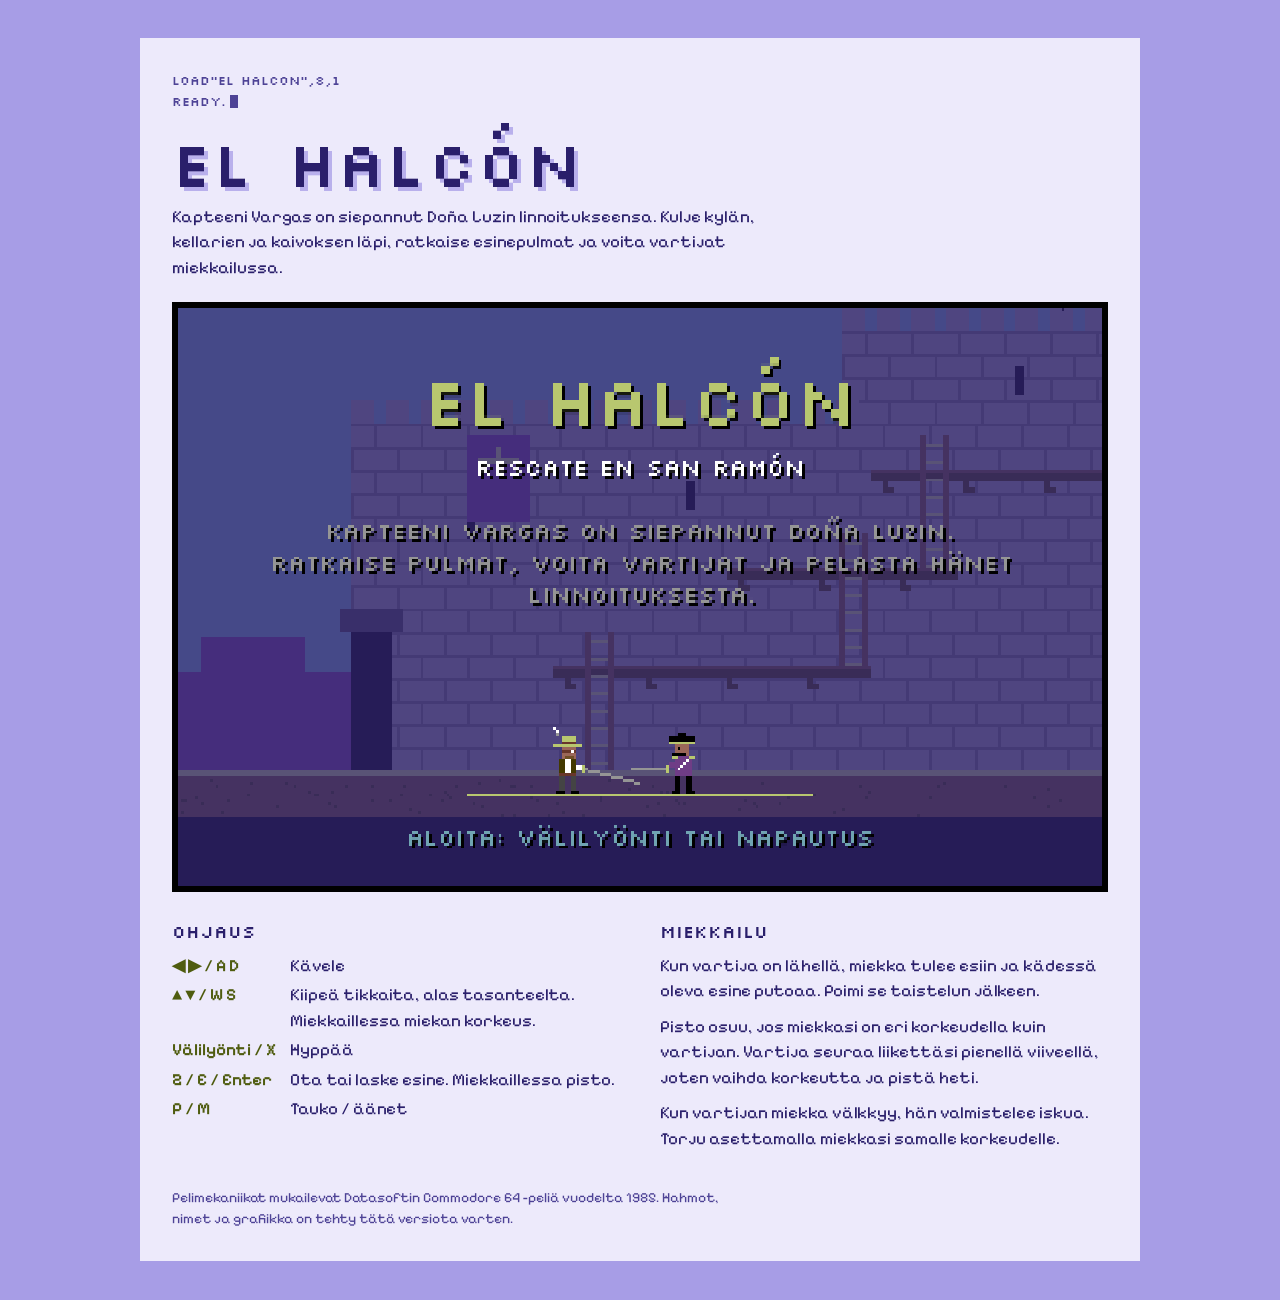
<file: el-halcon.html>
<!doctype html>
<html lang="fi">
<head>
<meta charset="utf-8">
<meta name="viewport" content="width=device-width, initial-scale=1, viewport-fit=cover">
<title>El Halcón – tasohyppelyseikkailu C64-hengessä</title>
<link rel="preconnect" href="https://fonts.googleapis.com">
<link rel="preconnect" href="https://fonts.gstatic.com" crossorigin>
<link href="https://fonts.googleapis.com/css2?family=Silkscreen&family=Pixelify+Sans:wght@400;600&display=swap" rel="stylesheet">
<style>
:root{
  --frame:#A79DE6; --panel:#EDEAFB; --text:#2A1F6B; --muted:#4E4396; --key:#4F5C0F; --line:#B9B0EC; --btn:#D9D4F7; --btn-text:#2A1F6B;
  box-sizing:border-box;
  padding-top:env(safe-area-inset-top,0px);
  padding-bottom:env(safe-area-inset-bottom,0px);
}
@media (prefers-color-scheme: dark){
  :root:not([data-theme="light"]){
    --frame:#6C5EB5; --panel:#352879; --text:#CFC9F7; --muted:#A49BE6; --key:#D3E089; --line:#5A4CA8; --btn:#4A3C9A; --btn-text:#E4E0FB;
  }
}
:root[data-theme="dark"]{
  --frame:#6C5EB5; --panel:#352879; --text:#CFC9F7; --muted:#A49BE6; --key:#D3E089; --line:#5A4CA8; --btn:#4A3C9A; --btn-text:#E4E0FB;
}
*,*::before,*::after{box-sizing:inherit}
html{scroll-padding-top:env(safe-area-inset-top,0px);background:var(--frame)}
body{margin:0;background:var(--frame);color:var(--text);font-family:"Pixelify Sans",ui-monospace,"Courier New",monospace;font-size:17px;line-height:1.5}
.frame{max-width:1000px;margin:clamp(10px,3vw,40px) auto;background:var(--panel);padding:clamp(14px,3vw,32px)}
.boot{font-family:"Silkscreen",ui-monospace,monospace;font-size:13px;color:var(--muted);margin:0 0 18px;line-height:1.6}
.caret{display:inline-block;width:.6em;height:1em;background:var(--muted);vertical-align:-2px;margin-left:4px;animation:blink 1s steps(1) infinite}
@keyframes blink{50%{opacity:0}}
@media (prefers-reduced-motion: reduce){.caret{animation:none}}
h1{font-family:"Silkscreen",ui-monospace,monospace;font-weight:400;font-size:clamp(34px,7vw,64px);line-height:1;margin:0 0 10px;letter-spacing:.02em;color:var(--text);text-shadow:4px 4px 0 var(--line)}
.lede{margin:0 0 22px;max-width:62ch;color:var(--text)}
.screen{background:#000;padding:6px;line-height:0}
canvas{display:block;width:100%;height:auto;aspect-ratio:320/200;image-rendering:pixelated;image-rendering:crisp-edges;outline:none}
canvas:focus-visible{box-shadow:0 0 0 3px var(--key)}
.pad{display:flex;justify-content:space-between;gap:16px;margin-top:14px;user-select:none;-webkit-user-select:none}
.pad .cross{display:grid;grid-template-columns:repeat(3,56px);grid-template-rows:repeat(2,52px);gap:6px}
.pad .acts{display:flex;gap:10px;align-items:center}
.pad button{font-family:"Silkscreen",ui-monospace,monospace;font-size:13px;background:var(--btn);color:var(--btn-text);border:2px solid var(--line);border-radius:0;touch-action:none;min-width:52px;min-height:52px;padding:0 10px}
.pad button:active,.pad button.on{background:var(--key);color:var(--panel)}
.pad .acts button{min-width:80px;min-height:64px}
@media (hover:hover) and (pointer:fine){.pad{display:none}}
.help{display:grid;grid-template-columns:repeat(auto-fit,minmax(260px,1fr));gap:8px 40px;margin-top:26px}
.help h2{font-family:"Silkscreen",ui-monospace,monospace;font-weight:400;font-size:18px;margin:0 0 8px}
.help dl{margin:0;display:grid;grid-template-columns:max-content 1fr;gap:4px 14px}
.help dt{color:var(--key);font-weight:600}
.help dd{margin:0}
.help p{margin:0 0 10px;max-width:60ch}
.note{margin:26px 0 0;font-size:14px;color:var(--muted);max-width:70ch}
kbd{font-family:inherit}
</style>
</head>
<body>
<main class="frame">
  <p class="boot">LOAD"EL HALCON",8,1<br>READY.<span class="caret" aria-hidden="true"></span></p>
  <h1>El Halcón</h1>
  <p class="lede">Kapteeni Vargas on siepannut Doña Luzin linnoitukseensa. Kulje kylän, kellarien ja kaivoksen läpi, ratkaise esinepulmat ja voita vartijat miekkailussa.</p>

  <div class="screen"><canvas id="game" width="320" height="200" tabindex="0" aria-label="El Halcón -peli. Aloita välilyönnillä."></canvas></div>

  <div class="pad" aria-label="Kosketusohjaimet">
    <div class="cross">
      <span></span><button data-k="up" aria-label="Ylös">▲</button><span></span>
      <button data-k="left" aria-label="Vasemmalle">◀</button><button data-k="down" aria-label="Alas">▼</button><button data-k="right" aria-label="Oikealle">▶</button>
    </div>
    <div class="acts">
      <button data-k="act">Toimi</button>
      <button data-k="jump">Hyppy</button>
    </div>
  </div>

  <section class="help">
    <div>
      <h2>Ohjaus</h2>
      <dl>
        <dt>◀ ▶ / A D</dt><dd>Kävele</dd>
        <dt>▲ ▼ / W S</dt><dd>Kiipeä tikkaita, alas tasanteelta. Miekkaillessa miekan korkeus.</dd>
        <dt>Välilyönti / X</dt><dd>Hyppää</dd>
        <dt>Z / E / Enter</dt><dd>Ota tai laske esine. Miekkaillessa pisto.</dd>
        <dt>P / M</dt><dd>Tauko / äänet</dd>
      </dl>
    </div>
    <div>
      <h2>Miekkailu</h2>
      <p>Kun vartija on lähellä, miekka tulee esiin ja kädessä oleva esine putoaa. Poimi se taistelun jälkeen.</p>
      <p>Pisto osuu, jos miekkasi on eri korkeudella kuin vartijan. Vartija seuraa liikettäsi pienellä viiveellä, joten vaihda korkeutta ja pistä heti.</p>
      <p>Kun vartijan miekka välkkyy, hän valmistelee iskua. Torju asettamalla miekkasi samalle korkeudelle.</p>
    </div>
  </section>
  <p class="note">Pelimekaniikat mukailevat Datasoftin Commodore 64 -peliä vuodelta 1985. Hahmot, nimet ja grafiikka on tehty tätä versiota varten.</p>
</main>

<script>
(()=>{
const C={black:'#000000',white:'#FFFFFF',red:'#68372B',cyan:'#70A4B2',purple:'#6F3D86',green:'#588D43',blue:'#352879',yellow:'#B8C76F',orange:'#6F4F25',brown:'#433900',lred:'#9A6759',dgrey:'#444444',grey:'#6C6C6C',lgreen:'#9AD284',lblue:'#6C5EB5',lgrey:'#959595'};
const W=320,PLAY=176,PW=10;
const cv=document.getElementById('game'),ctx=cv.getContext('2d');
ctx.imageSmoothingEnabled=false;

/* ---------------- world ---------------- */
const SCREENS={
 '0,0':{name:'Plaza',theme:'plaza',ex:{l:null,r:'1,0'},
   plats:[{x:0,y:160,w:320,solid:true},{x:20,y:112,w:92}],
   ladders:[{x:96,ty:112,by:160},{x:150,ty:160,by:9999}],
   tramps:[],foes:[{x:250,min:196,max:296,y:160,k:'guard'}],kidnap:true},
 '1,0':{name:'Cantina',theme:'cantina',ex:{l:'0,0',r:'2,0'},
   plats:[{x:0,y:160,w:320,solid:true},{x:14,y:104,w:112}],
   ladders:[{x:112,ty:104,by:160}],
   tramps:[],foes:[{x:40,min:18,max:92,y:104,k:'guard'}],kidnap:true},
 '2,0':{name:'Talli',theme:'stable',ex:{l:'1,0',r:'3,0'},
   plats:[{x:0,y:160,w:320,solid:true},{x:16,y:78,w:120}],
   ladders:[{x:170,ty:160,by:9999}],
   tramps:[{x:56,y:148,w:30}],foes:[{x:120,min:100,max:206,y:160,k:'guard'}],kidnap:true},
 '3,0':{name:'Linnoitus',theme:'fort',ex:{l:'2,0',r:null},
   plats:[{x:0,y:160,w:320,solid:true},{x:130,y:124,w:110},{x:190,y:90,w:80},{x:240,y:56,w:80}],
   ladders:[{x:140,ty:124,by:160},{x:228,ty:90,by:124},{x:256,ty:56,by:90}],
   tramps:[],foes:[{x:200,min:150,max:226,y:124,k:'guard'},{x:278,min:266,max:288,y:56,k:'vargas'}]},
 '0,1':{name:'Kellari',theme:'cellar',ex:{l:null,r:'1,1'},
   plats:[{x:0,y:160,w:320,solid:true},{x:196,y:124,w:100}],
   ladders:[{x:150,ty:-9999,by:160}],
   tramps:[],foes:[{x:60,min:20,max:120,y:160,k:'guard'}]},
 '1,1':{name:'Luola',theme:'cave',ex:{l:'0,1',r:'2,1'},
   plats:[{x:0,y:160,w:320,solid:true},{x:110,y:124,w:80},{x:220,y:88,w:84}],
   ladders:[],tramps:[{x:262,y:148,w:26}],foes:[{x:60,min:30,max:200,y:160,k:'guard'}]},
 '2,1':{name:'Kaivos',theme:'mine',ex:{l:'1,1',r:null},
   plats:[{x:0,y:160,w:320,solid:true},{x:250,y:68,w:70}],
   ladders:[{x:170,ty:-9999,by:160}],
   tramps:[{x:212,y:148,w:28}],foes:[{x:80,min:30,max:150,y:160,k:'guard'}]}
};
const BASE_ITEMS=[
 {t:'rum',s:'0,1',x:36,y:160},{t:'key',s:'1,0',x:290,y:160},{t:'cloth',s:'2,1',x:294,y:68},
 {t:'coin',s:'0,0',x:50,y:112},{t:'coin',s:'0,0',x:72,y:112},{t:'coin',s:'1,0',x:30,y:104},
 {t:'coin',s:'2,0',x:40,y:78},{t:'coin',s:'2,0',x:76,y:78},{t:'coin',s:'2,0',x:112,y:78},
 {t:'coin',s:'0,1',x:230,y:124},{t:'coin',s:'0,1',x:270,y:124},{t:'coin',s:'1,1',x:150,y:124},
 {t:'coin',s:'1,1',x:240,y:88},{t:'coin',s:'1,1',x:284,y:88},{t:'coin',s:'2,1',x:268,y:68},{t:'coin',s:'3,0',x:206,y:90}
];
const NAME={rum:'rommipullo',key:'avain',cloth:'punainen liina'};

let G={mode:'title'},F={},items=[];
const rnd=(a,b)=>a+Math.floor(Math.random()*(b-a+1));

function initGame(){
 F={asleep:false,bull:false,gate:false,vargas:false};
 items=BASE_ITEMS.map(o=>({...o}));
 G={mode:'play',scr:null,px:20,py:160,vx:0,vy:0,facing:1,onGround:true,climbing:false,ladder:null,held:null,
    lives:5,score:0,frames:0,inv:0,lcd:0,lunge:0,stance:1,combat:null,cmove:false,foes:[],fx:[],msg:'',msgT:0,
    visited:new Set(),kid:null,anim:0,dropT:0,dropY:-1,bullX:250,bullRun:false,clothX:0,luzX:300,winT:0,paused:false,bonus:0};
 enterScreen('0,0');
 say('Kapteeni Vargas sieppasi Doña Luzin! Seuraa heitä.');
}
function enterScreen(key){
 const def=SCREENS[key];
 G.scr=key; endCombat(); G.fx=[]; G.dropT=0;
 G.foes=def.foes.filter(f=>!(f.k==='vargas'&&F.vargas)).map(f=>({...f,dir:-1,hp:f.k==='vargas'?3:1,st:1,react:0,
   rd:f.k==='vargas'?14:26,atk:rnd(70,120),wind:0,atkH:1,strikeT:0,dead:false,dt:0,flash:0,anim:0}));
 G.kid=null;
 if(!G.visited.has(key)){
   if(def.kidnap) G.kid={x:150};
   if(key==='3,0') say('Linnoitus! Doña Luz on tornin huipulla.');
 }
 G.visited.add(key);
 if(key==='2,0'){ G.bullX=F.bull?400:250; G.bullRun=false; }
}
function say(m){ if(G.msg===m&&G.msgT>40) return; G.msg=m; G.msgT=200; }
function endCombat(){ if(G.combat) G.combat.fight=false; G.combat=null; G.lunge=0; G.cmove=false; }

/* ---------------- audio ---------------- */
let AC=null,muted=false;
function audioInit(){ if(!AC){ try{AC=new (window.AudioContext||window.webkitAudioContext)();}catch(e){} } if(AC&&AC.state==='suspended')AC.resume(); }
function tone(f1,f2,dur,type='square',vol=.08,delay=0){
 if(!AC||muted) return;
 const t=AC.currentTime+delay,o=AC.createOscillator(),g=AC.createGain();
 o.type=type;o.frequency.setValueAtTime(f1,t);o.frequency.exponentialRampToValueAtTime(Math.max(30,f2),t+dur);
 g.gain.setValueAtTime(vol,t);g.gain.exponentialRampToValueAtTime(.0001,t+dur);
 o.connect(g);g.connect(AC.destination);o.start(t);o.stop(t+dur+.02);
}
function sfx(n){
 switch(n){
  case'jump':tone(260,520,.12);break;
  case'boing':tone(180,760,.28,'triangle',.12);break;
  case'clang':tone(1600,1200,.07,'square',.06);tone(2400,2000,.05,'square',.04,.02);break;
  case'swish':tone(900,250,.09,'triangle',.07);break;
  case'hit':tone(500,90,.18,'sawtooth',.08);break;
  case'hurt':tone(320,60,.35,'sawtooth',.1);break;
  case'pick':tone(660,660,.06);tone(990,990,.08,'square',.08,.07);break;
  case'drop':tone(400,200,.08);break;
  case'coin':tone(1320,1320,.05,'square',.06);tone(1760,1760,.08,'square',.06,.05);break;
  case'puzzle':[523,659,784,1046].forEach((f,i)=>tone(f,f,.1,'square',.07,i*.08));break;
  case'win':[392,523,659,784,659,784,1046].forEach((f,i)=>tone(f,f,.16,'square',.07,i*.14));break;
  case'over':[392,330,262,196].forEach((f,i)=>tone(f,f*.98,.22,'triangle',.1,i*.2));break;
 }
}

/* ---------------- input ---------------- */
const keys={},pressed={};
const KEYMAP={ArrowLeft:'left',KeyA:'left',ArrowRight:'right',KeyD:'right',ArrowUp:'up',KeyW:'up',ArrowDown:'down',KeyS:'down',
  Space:'jump',KeyX:'jump',KeyK:'jump',KeyZ:'act',KeyE:'act',Enter:'act',KeyJ:'act'};
function down(k){ if(!keys[k]) pressed[k]=true; keys[k]=true; }
function up(k){ keys[k]=false; }
window.addEventListener('keydown',e=>{
 audioInit();
 if(e.code==='KeyM'){muted=!muted;return;}
 if(e.code==='KeyP'&&G.mode==='play'){G.paused=!G.paused;return;}
 const k=KEYMAP[e.code]; if(!k) return;
 e.preventDefault(); down(k);
});
window.addEventListener('keyup',e=>{const k=KEYMAP[e.code]; if(k){e.preventDefault();up(k);}});
window.addEventListener('blur',()=>{for(const k in keys)keys[k]=false; if(G.mode==='play')G.paused=true;});
document.querySelectorAll('.pad button').forEach(b=>{
 const k=b.dataset.k;
 b.addEventListener('pointerdown',e=>{e.preventDefault();audioInit();b.setPointerCapture?.(e.pointerId);b.classList.add('on');down(k);});
 const rel=()=>{b.classList.remove('on');up(k);};
 b.addEventListener('pointerup',rel);b.addEventListener('pointercancel',rel);b.addEventListener('lostpointercapture',rel);
 b.addEventListener('contextmenu',e=>e.preventDefault());
});
cv.addEventListener('pointerdown',()=>{audioInit();cv.focus(); if(G.mode!=='play'){pressed.act=true;} else if(G.paused){G.paused=false;}});

/* ---------------- helpers ---------------- */
function rect(g,c,x,y,w,h){g.fillStyle=c;g.fillRect(Math.round(x),Math.round(y),w,h);}
function pline(x0,y0,x1,y1,c){
 x0=Math.round(x0);y0=Math.round(y0);x1=Math.round(x1);y1=Math.round(y1);
 ctx.fillStyle=c;let dx=Math.abs(x1-x0),sx=x0<x1?1:-1,dy=-Math.abs(y1-y0),sy=y0<y1?1:-1,err=dx+dy;
 for(let i=0;i<64;i++){ctx.fillRect(x0,y0,1,1);if(x0===x1&&y0===y1)break;const e2=2*err;if(e2>=dy){err+=dy;x0+=sx;}if(e2<=dx){err+=dx;y0+=sy;}}
}
function txt(s,x,y,c,al='left',size=8){
 ctx.font=size+'px Silkscreen, ui-monospace, monospace';ctx.textAlign=al;ctx.textBaseline='top';
 ctx.fillStyle=C.black;ctx.fillText(s,x+1,y+1);ctx.fillStyle=c;ctx.fillText(s,x,y);
}
function wrap(s,maxW,size=8){
 ctx.font=size+'px Silkscreen, ui-monospace, monospace';
 const words=s.split(' '),lines=[];let cur='';
 for(const w of words){const t=cur?cur+' '+w:w; if(ctx.measureText(t).width>maxW&&cur){lines.push(cur);cur=w;}else cur=t;}
 if(cur)lines.push(cur);return lines;
}
const ladderAt=(def)=>{const cx=G.px+5;return def.ladders.find(l=>cx>=l.x+1&&cx<=l.x+11&&G.py>=(l.ty<-100?-99:l.ty-1)&&G.py<=l.by+1);};
const platAt=(def,x,y)=>def.plats.find(p=>p.y===y&&x>=p.x&&x<=p.x+p.w);

/* ---------------- backgrounds ---------------- */
const bgCache={};
function speckle(g,c,x,y,w,h,n,seed){let s=seed;for(let i=0;i<n;i++){s=(s*9301+49297)%233280;const a=s/233280;s=(s*9301+49297)%233280;const b=s/233280;rect(g,c,x+a*w,y+b*h,1,1);}}
function drawBg(key){
 const def=SCREENS[key],c=document.createElement('canvas');c.width=320;c.height=176;const g=c.getContext('2d');
 const th=def.theme;
 if(th==='plaza'){
  rect(g,C.cyan,0,0,320,176);
  g.fillStyle=C.yellow;g.beginPath();g.arc(276,26,9,0,7);g.fill();
  rect(g,C.purple,0,128,320,32);rect(g,C.purple,24,112,70,16);rect(g,C.purple,36,104,40,8);rect(g,C.purple,180,110,110,18);rect(g,C.purple,206,98,56,12);
  // house under roof
  rect(g,C.lred,22,114,88,46);rect(g,C.brown,52,134,14,26);rect(g,C.black,30,124,10,8);rect(g,C.black,88,124,10,8);rect(g,C.brown,29,132,12,2);rect(g,C.brown,87,132,12,2);
  rect(g,C.orange,24,112,4,4);rect(g,C.orange,104,112,4,4);
  // cantina facade
  rect(g,C.orange,232,92,88,68);rect(g,C.brown,228,88,92,5);rect(g,C.yellow,250,98,52,12);rect(g,C.brown,254,103,44,2);
  rect(g,C.black,244,120,12,10);rect(g,C.black,296,120,12,10);rect(g,C.brown,312,128,8,32);
  // well
  rect(g,C.brown,142,124,2,26);rect(g,C.brown,168,124,2,26);rect(g,C.brown,140,122,32,3);rect(g,C.grey,140,146,32,14);rect(g,C.lgrey,140,146,32,2);
  rect(g,C.dgrey,154,128,4,6);
  // cactus
  rect(g,C.green,192,134,4,26);rect(g,C.green,186,140,3,8);rect(g,C.green,186,146,6,2);rect(g,C.green,199,138,3,8);rect(g,C.green,196,144,6,2);
 }
 if(th==='cantina'){
  rect(g,C.orange,0,0,320,176);rect(g,C.brown,0,0,320,10);rect(g,C.brown,0,130,320,30);
  [0,140,300].forEach(x=>rect(g,C.brown,x,10,6,120));
  rect(g,C.lblue,204,52,60,26);rect(g,C.yellow,202,50,64,2);rect(g,C.yellow,202,78,64,2);rect(g,C.yellow,202,50,2,30);rect(g,C.yellow,264,50,2,30);
  rect(g,C.brown,184,98,92,3);
  [C.green,C.cyan,C.lred,C.green,C.yellow,C.cyan,C.lred,C.green,C.cyan,C.lred].forEach((cc,i)=>{rect(g,cc,188+i*9,86,3,12);rect(g,cc,189+i*9,83,1,3);});
  // wanted poster
  rect(g,C.yellow,40,116,18,22);rect(g,C.yellow,38,124,22,2);rect(g,C.brown,44,120,10,1);rect(g,C.brown,42,123,14,1);rect(g,C.red,44,128,10,2);rect(g,C.brown,42,133,14,1);
  // lamp
  rect(g,C.brown,160,10,1,14);rect(g,C.yellow,156,24,9,5);rect(g,C.white,159,25,3,2);
  rect(g,C.brown,0,126,6,34);rect(g,C.brown,314,126,6,34);
 }
 if(th==='stable'){
  rect(g,C.cyan,0,0,320,176);rect(g,C.purple,0,130,320,30);rect(g,C.purple,220,118,80,12);
  rect(g,C.red,18,80,116,80);rect(g,C.white,18,80,116,2);
  rect(g,C.black,40,92,18,12);rect(g,C.yellow,40,100,18,4);
  rect(g,C.brown,98,112,28,48);for(let i=0;i<28;i++){rect(g,C.white,98+i,112+i*48/28,1,1);rect(g,C.white,125-i,112+i*48/28,1,1);}
  for(let x=200;x<320;x+=16)rect(g,C.lgrey,x,134,3,26);rect(g,C.lgrey,196,138,124,2);rect(g,C.lgrey,196,148,124,2);
  // mine shaft frame
  rect(g,C.brown,164,140,3,20);rect(g,C.brown,185,140,3,20);rect(g,C.brown,162,138,28,3);
  // windmill-ish water trough
  rect(g,C.brown,140,150,20,10);rect(g,C.lblue,141,151,18,3);
 }
 if(th==='fort'){
  rect(g,C.cyan,0,0,320,176);rect(g,C.purple,0,126,60,34);rect(g,C.purple,8,114,36,12);
  rect(g,C.lgrey,60,40,260,120);rect(g,C.lgrey,230,8,90,32);
  for(let y=40;y<160;y+=8){rect(g,C.grey,60,y,260,1);for(let x=60+((y/8)%2)*8;x<320;x+=16)rect(g,C.grey,x,y,1,8);}
  for(let y=8;y<40;y+=8){rect(g,C.grey,230,y,90,1);for(let x=230+((y/8)%2)*8;x<320;x+=16)rect(g,C.grey,x,y,1,8);}
  for(let x=60;x<230;x+=12)rect(g,C.lgrey,x,32,8,8);for(let x=230;x<320;x+=12)rect(g,C.lgrey,x,0,8,8);
  rect(g,C.black,100,70,3,10);rect(g,C.black,176,60,3,10);rect(g,C.black,290,20,3,10);
  rect(g,C.black,306,0,1,1);rect(g,C.dgrey,56,104,22,8);rect(g,C.black,60,112,14,48);
  rect(g,C.purple,100,44,22,30);rect(g,C.yellow,104,52,14,2);rect(g,C.yellow,110,48,2,10);
 }
 if(th==='cellar'){
  rect(g,C.dgrey,0,0,320,176);
  for(let y=0;y<160;y+=10){rect(g,C.black,0,y,320,1);for(let x=((y/10)%2)*12;x<320;x+=24)rect(g,C.black,x,y,1,10);}
  for(let i=0;i<3;i++){rect(g,C.brown,8+i*18,140,16,20);rect(g,C.orange,8+i*18,144,16,2);rect(g,C.orange,8+i*18,154,16,2);}
  rect(g,C.brown,17,122,16,18);rect(g,C.orange,17,126,16,2);rect(g,C.orange,17,135,16,2);
  for(let i=0;i<9;i++){rect(g,C.black,200+i*10,128,6,28);rect(g,i%2?C.green:C.lred,201+i*10,132,4,4);rect(g,i%2?C.lred:C.green,201+i*10,144,4,4);}
  rect(g,C.black,150,0,12,6);
  rect(g,C.brown,96,40,3,10);rect(g,C.yellow,95,34,5,6);rect(g,C.white,96,36,3,2);
 }
 if(th==='cave'){
  rect(g,C.black,0,0,320,176);
  for(let i=0;i<14;i++){const x=i*24+(i%3)*5;rect(g,C.dgrey,x,0,20,10+(i%4)*4);rect(g,C.lgrey,x+8,10+(i%4)*4,3,6+(i%3)*4);}
  rect(g,C.dgrey,0,100,40,60);rect(g,C.dgrey,290,40,30,46);rect(g,C.brown,40,140,30,20);
  speckle(g,C.grey,0,0,320,160,120,7);
  [[60,60],[180,40],[300,120],[90,100]].forEach(([x,y])=>{rect(g,C.cyan,x,y,2,4);rect(g,C.white,x,y,1,1);});
  rect(g,C.lblue,40,156,60,4);
 }
 if(th==='mine'){
  rect(g,C.black,0,0,320,176);speckle(g,C.brown,0,0,320,160,260,3);
  [36,116,300].forEach(x=>{rect(g,C.orange,x,20,4,140);rect(g,C.orange,x-8,18,20,4);rect(g,C.yellow,x-2,26,3,5);});
  rect(g,C.black,170,0,12,6);
  for(let x=0;x<250;x+=8)rect(g,C.brown,x,157,4,3);rect(g,C.grey,0,156,250,1);
  rect(g,C.dgrey,240,40,80,28);
 }
 // floors & platforms
 const ground={plaza:[C.orange,C.yellow,C.brown],stable:[C.orange,C.yellow,C.brown],fort:[C.orange,C.yellow,C.brown],
   cantina:[C.brown,C.orange,C.black],cellar:[C.grey,C.lgrey,C.dgrey],cave:[C.dgrey,C.grey,C.black],mine:[C.dgrey,C.grey,C.brown]}[th];
 for(const p of def.plats){
  if(p.solid){rect(g,ground[0],p.x,p.y,p.w,176-p.y);rect(g,ground[1],p.x,p.y,p.w,2);speckle(g,ground[2],p.x,p.y+3,p.w,176-p.y-3,90,p.y+p.w);}
  else{rect(g,C.brown,p.x,p.y,p.w,4);rect(g,C.orange,p.x,p.y,p.w,1);for(let x=p.x+4;x<p.x+p.w-2;x+=28){rect(g,C.brown,x,p.y+4,2,4);rect(g,C.brown,x+2,p.y+6,2,2);}}
 }
 for(const t of def.tramps){
  if(th==='stable'){rect(g,C.brown,t.x,t.y+2,t.w,8);rect(g,C.yellow,t.x-1,t.y,t.w+2,4);rect(g,C.black,t.x+3,t.y+8,6,6);rect(g,C.black,t.x+t.w-9,t.y+8,6,6);rect(g,C.grey,t.x+5,t.y+10,2,2);rect(g,C.grey,t.x+t.w-7,t.y+10,2,2);}
  else{rect(g,C.orange,t.x,t.y+2,2,10);rect(g,C.orange,t.x+t.w-2,t.y+2,2,10);rect(g,C.lgrey,t.x,t.y,t.w,2);rect(g,C.white,t.x+2,t.y,t.w-4,1);}
 }
 for(const l of def.ladders){
  const y0=l.ty<-100?0:l.ty-12,y1=l.by>500?176:l.by;
  if(l.by>500)rect(g,C.black,l.x-1,160,14,16);
  rect(g,C.orange,l.x+1,y0,2,y1-y0);rect(g,C.orange,l.x+9,y0,2,y1-y0);
  for(let y=y0+3;y<y1;y+=6)rect(g,C.yellow,l.x+3,y,6,1);
 }
 bgCache[key]=c;return c;
}
const bg=k=>bgCache[k]||drawBg(k);

/* ---------------- sprites ---------------- */
function spr(x,T,face){return(lx,ly,w,h,c)=>{const dx=face>0?lx:(PW-lx-w);ctx.fillStyle=c;ctx.fillRect(x+dx,T+ly,w,h);};}
function legs(R,ph,air,pant,boot){
 if(air){R(2,14,2,3,pant);R(6,14,2,4,pant);R(1,17,3,1,boot);R(6,18,3,1,boot);return;}
 const la=[0,1,0,-1][ph];
 R(2+la,14,2,5,pant);R(6-la,14,2,5,pant);R(1+la,19,3,1,boot);R(6-la,19,3,1,boot);
}
function drawItem(t,cx,f,bob){
 const x=Math.round(cx-5),y=Math.round(f)+(bob||0);
 if(t==='rum'){rect(ctx,C.brown,x+3,y-10,4,10);rect(ctx,C.brown,x+4,y-13,2,3);rect(ctx,C.orange,x+4,y-14,2,1);rect(ctx,C.white,x+3,y-7,4,2);rect(ctx,C.lred,x+3,y-5,1,1);}
 if(t==='key'){rect(ctx,C.yellow,x,y-6,4,4);rect(ctx,C.black,x+1,y-5,2,2);rect(ctx,C.yellow,x+4,y-5,6,1);rect(ctx,C.yellow,x+7,y-4,1,2);rect(ctx,C.yellow,x+9,y-4,1,3);}
 if(t==='cloth'){rect(ctx,C.red,x,y-4,10,4);rect(ctx,C.lred,x+1,y-4,8,1);rect(ctx,C.red,x+7,y-6,3,2);}
 if(t==='coin'){const b=Math.sin((G.frames||0)/10+cx)*1.5;rect(ctx,C.yellow,x+3,y-9+b,4,4);rect(ctx,C.white,x+4,y-9+b,1,1);rect(ctx,C.orange,x+6,y-7+b,1,2);}
}
function drawHero(x,f,face,o){
 if(o.inv>0&&(o.inv>>2)%2===0)return;
 x=Math.round(x);const T=Math.round(f)-20,R=spr(x,T,face);
 R(1,-2,1,2,C.white);R(0,-3,1,1,C.white);R(1,-1,1,1,C.lgrey);
 R(3,0,5,2,C.yellow);R(3,2,5,1,C.red);R(0,3,10,1,C.yellow);
 R(3,4,5,4,C.lred);R(3,5,5,1,C.red);R(6,5,1,1,C.white);R(4,7,3,1,C.orange);
 R(2,8,6,5,C.white);R(2,8,2,5,C.brown);R(6,8,2,5,C.brown);R(2,13,6,1,C.red);
 if(o.climb){const s=(o.anim>>3)%2;R(0,s?5:8,2,4,C.white);R(8,s?8:5,2,4,C.white);R(2,14,2,s?4:5,C.dgrey);R(6,14,2,s?5:4,C.dgrey);R(1,s?18:19,3,1,C.black);R(6,s?19:18,3,1,C.black);return;}
 legs(R,o.moving?(o.anim>>2)%4:0,o.air,C.dgrey,C.black);
 if(o.fight){
  R(8,10,2,2,C.white);
  const hx=face>0?x+10:x-1,hy=T+11,len=12+(o.lunge>0&&o.lunge<12?7:0),dy=[-6,0,5][o.stance];
  pline(hx,hy,hx+face*len,hy+dy,C.lgrey);rect(ctx,C.yellow,hx,hy-1,1,3);
 }else{
  R(8,9,1,4,C.white);R(8,12,1,1,C.lred);
  if(o.held)drawItem(o.held,x+5+face*7,T+16);
  else pline(face>0?x+8:x+1,T+13,face>0?x+11:x-2,T+19,C.lgrey);
 }
}
function drawFoe(e){
 const x=Math.round(e.x),f=Math.round(e.y);
 const vg=e.k==='vargas',coat=vg?C.purple:C.blue;
 if(e.dead){
  if(e.dt>40&&(e.dt>>2)%2)return;
  rect(ctx,coat,x-4,f-5,16,5);rect(ctx,C.lgrey,x-10,f-4,6,3);rect(ctx,C.lred,x+12,f-6,5,5);rect(ctx,vg?C.black:C.lblue,x+16,f-7,4,6);return;
 }
 const face=e.dir,T=f-20,R=spr(x,T,face);
 if(e.flash>0&&(e.flash>>1)%2){ctx.globalAlpha=.4;}
 if(vg){R(1,0,9,3,C.black);R(1,2,9,1,C.yellow);R(4,-1,3,1,C.black);}
 else{R(3,-2,5,4,C.lblue);R(3,2,5,1,C.white);R(5,-3,1,1,C.red);}
 R(3,3,5,4,C.lred);R(6,4,1,1,C.black);
 if(vg){R(4,6,4,1,C.black);R(8,6,1,1,C.black);}
 R(2,7,6,7,coat);R(3,8,1,1,C.white);R(4,9,1,1,C.white);R(5,10,1,1,C.white);R(6,11,1,1,C.white);
 if(vg){R(1,7,2,1,C.yellow);R(7,7,2,1,C.yellow);}
 legs(R,e.fight?((e.anim>>2)%4)*(e.moving?1:0):(e.anim>>3)%4,false,vg?C.black:C.lgrey,C.black);
 if(e.fight){
  R(8,9,2,2,coat);
  const hx=face>0?x+10:x-1,hy=T+11;
  if(e.wind>0){const blink=(e.wind>>2)%2;const dy=[-6,0,5][e.atkH];pline(hx,hy,hx+face*8,hy+dy-4,blink?C.white:C.yellow);}
  else{const len=12+(e.strikeT>0?7:0),h=e.strikeT>0?e.atkH:e.st,dy=[-6,0,5][h];pline(hx,hy,hx+face*len,hy+dy,C.lgrey);}
  rect(ctx,C.yellow,hx,hy-1,1,3);
 }else{R(7,9,2,4,coat);pline(face>0?x+2:x+7,T+13,face>0?x-2:x+11,T+19,C.lgrey);}
 ctx.globalAlpha=1;
}
function drawLuz(x,f,face,anim){
 x=Math.round(x);const T=Math.round(f)-20,R=spr(x,T,face);
 R(2,0,6,6,C.black);R(1,1,2,3,C.black);R(3,2,5,4,C.lred);R(6,3,1,1,C.black);R(2,1,1,1,C.white);
 R(2,7,6,6,C.red);R(1,12,8,7,C.red);R(1,18,8,1,C.white);R(3,7,4,1,C.white);
 R(0,8,2,4,C.lred);R(8,8,2,4,C.lred);
 const ph=(anim>>2)%2;R(2+ph,19,2,1,C.black);R(6-ph,19,2,1,C.black);
}
function drawBartender(){
 if(!F.asleep){
  const x=226,T=96;rect(ctx,C.lred,x+2,T+8,8,7);rect(ctx,C.lred,x+3,T+6,6,2);rect(ctx,C.black,x+2,T+13,8,1);rect(ctx,C.black,x+3,T+10,1,1);rect(ctx,C.black,x+8,T+10,1,1);
  rect(ctx,C.white,x,T+15,12,26);rect(ctx,C.lgrey,x+2,T+20,8,20);rect(ctx,C.lred,x-3,T+18,3,8);rect(ctx,C.lred,x+12,T+18,3,8);
 }else{
  rect(ctx,C.white,222,124,16,12);rect(ctx,C.lred,236,128,8,7);rect(ctx,C.black,236,133,8,1);
  const z=(G.frames>>4)%3;txt('z',246+z*3,116-z*5,C.white);
 }
 rect(ctx,C.brown,176,136,96,24);rect(ctx,C.lgrey,174,133,100,3);
 for(let x=184;x<268;x+=22)rect(ctx,C.orange,x,140,16,16);for(let x=184;x<268;x+=22)rect(ctx,C.brown,x+2,142,12,12);
}
function drawBull(){
 const x=Math.round(G.bullX),f=160,run=G.bullRun,ph=run?(G.frames>>2)%2:(G.frames>>5)%2;
 rect(ctx,C.brown,x,f-17,30,11);rect(ctx,C.orange,x+2,f-17,26,2);
 rect(ctx,C.brown,x-7,f-18,9,8);rect(ctx,C.lgrey,x-8,f-13,3,3);rect(ctx,C.red,x-4,f-16,1,1);
 rect(ctx,C.white,x-8,f-21,2,3);rect(ctx,C.white,x-1,f-21,2,3);rect(ctx,C.white,x-9,f-22,1,1);rect(ctx,C.white,x+1,f-22,1,1);
 rect(ctx,C.brown,x+2+ph,f-6,3,6);rect(ctx,C.brown,x+8-ph,f-6,3,6);rect(ctx,C.brown,x+20+ph,f-6,3,6);rect(ctx,C.brown,x+25-ph,f-6,3,6);
 rect(ctx,C.brown,x+30,f-16,1,8);rect(ctx,C.black,x+30,f-9,2,2);
 if(!run&&ph){rect(ctx,C.white,x-10,f-12,1,1);rect(ctx,C.white,x-12,f-11,1,1);}
}

/* ---------------- update ---------------- */
function update(){
 G.frames++;
 if(G.msgT>0)G.msgT--;if(G.inv>0)G.inv--;if(G.lcd>0)G.lcd--;
 const def=SCREENS[G.scr];
 G.fx=G.fx.filter(f=>++f.t<f.life);
 if(G.kid){G.kid.x+=1.8;if(G.kid.x>340)G.kid=null;}
 if(G.bullRun){G.bullX+=2.6;G.clothX+=2.6;if(G.bullX>360)G.bullRun=false;}
 for(const e of G.foes){
  if(e.dead){e.dt++;continue;}
  if(e.flash>0)e.flash--;if(e.strikeT>0)e.strikeT--;
  if(!e.fight){e.x+=e.dir*(e.k==='vargas'?.25:.4);e.anim++;if(e.x<e.min){e.x=e.min;e.dir=1;}if(e.x>e.max){e.x=e.max;e.dir=-1;}}
 }
 G.foes=G.foes.filter(e=>!(e.dead&&e.dt>70));
 if(G.winT>0){
  G.winT--;
  const tx=G.px+14;if(Math.abs(G.luzX-tx)>1)G.luzX+=G.luzX>tx?-.6:.6;
  if(G.frames%18===0)G.fx.push({k:'heart',x:G.px+8,y:G.py-24,t:0,life:50});
  if(G.winT===0){G.mode='win';G.final=Math.floor(G.frames/60);G.bonus=Math.max(0,3000-Math.floor(G.frames/60)*5);G.score+=G.bonus;sfx('win');}
  return;
 }
 if(G.combat)combatUpdate(def);else moveUpdate(def);
 if(G.mode!=='play')return;
 blockers();
 const cx=G.px+5;
 for(const it of items){
  if(it.s===G.scr&&it.t==='coin'&&Math.abs(it.x-cx)<7&&G.py-it.y>-6&&G.py-it.y<24){it.got=true;G.score+=50;sfx('coin');}
 }
 items=items.filter(i=>!i.got);
 if(pressed.act&&!G.combat&&!G.climbing&&G.onGround)action();
 if(!G.combat&&!G.climbing&&G.onGround){
  for(const e of G.foes){
   if(!e.dead&&Math.abs(G.py-e.y)<1&&Math.abs(e.x-G.px)<40){engage(e);break;}
  }
 }
}
function action(){
 const cx=G.px+5;
 const near=items.filter(i=>i.s===G.scr&&i.t!=='coin'&&i.y===G.py&&Math.abs(i.x-cx)<11).sort((a,b)=>Math.abs(a.x-cx)-Math.abs(b.x-cx))[0];
 if(near){
  items=items.filter(i=>i!==near);
  if(G.held)items.push({t:G.held,s:G.scr,x:cx,y:G.py});
  G.held=near.t;say('Otit: '+NAME[near.t]+'.');sfx('pick');
 }else if(G.held){
  items.push({t:G.held,s:G.scr,x:cx,y:G.py});say('Laskit maahan: '+NAME[G.held]+'.');G.held=null;sfx('drop');
 }
}
function engage(e){
 endCombat();G.combat=e;e.fight=true;e.atk=rnd(40,80);e.wind=0;e.st=rnd(0,2);G.stance=1;
 if(G.held){items.push({t:G.held,s:G.scr,x:G.px+5,y:G.py});G.held=null;say('Miekat esiin! Esine putosi maahan.');}
 else if(e.k==='vargas')say('Vargas: Tule vain, naamioitu nuori!');
 sfx('swish');
}
function moveUpdate(def){
 const L=keys.left,R=keys.right,U=keys.up,D=keys.down;
 if(G.climbing){
  const l=G.ladder;
  if(pressed.jump){G.climbing=false;G.vy=0;return;}
  if(U){G.py-=1;G.anim++;
   if(l.ty<-100){if(G.py<=2)return goVert(-1);}
   else if(G.py<=l.ty){G.py=l.ty;G.climbing=false;G.onGround=true;}
  }else if(D){G.py+=1;G.anim++;
   if(l.by>500){if(G.py>=192)return goVert(1);}
   else if(G.py>=l.by){G.py=l.by;G.climbing=false;G.onGround=true;}
  }
  return;
 }
 const lad=ladderAt(def);
 if(lad){
  const top=lad.ty<-100?-99:lad.ty;
  if(U&&G.py>top+.5&&G.py<=lad.by+.5){startClimb(lad);return;}
  if(D&&G.onGround&&G.py>=top-.5&&G.py<lad.by-.5){startClimb(lad);return;}
 }
 const mv=(R?1:0)-(L?1:0);
 G.vx=mv*1.3;if(mv)G.facing=mv;
 if((pressed.jump||(pressed.up&&!lad))&&G.onGround){G.vy=-4.2;G.onGround=false;sfx('jump');}
 if(pressed.down&&G.onGround&&!lad){const p=platAt(def,G.px+5,G.py);if(p&&!p.solid){G.dropY=p.y;G.dropT=10;G.py+=1;G.onGround=false;}}
 G.px+=G.vx;if(mv&&G.onGround)G.anim++;
 if(G.px<0){if(def.ex.l)return goHoriz(-1);G.px=0;}
 if(G.px>W-PW){if(def.ex.r)return goHoriz(1);G.px=W-PW;}
 G.vy=Math.min(G.vy+.22,5);
 const prev=G.py;G.py+=G.vy;G.onGround=false;
 if(G.dropT>0)G.dropT--;
 const cx=G.px+5;
 if(G.vy>=0){
  let landed=false;
  for(const t of def.tramps){if(cx>=t.x&&cx<=t.x+t.w&&prev<=t.y&&G.py>=t.y){G.py=t.y;G.vy=-6.6;sfx('boing');landed=true;break;}}
  if(!landed)for(const p of def.plats){
   if(G.dropT>0&&p.y===G.dropY)continue;
   if(cx>=p.x&&cx<=p.x+p.w&&prev<=p.y+.01&&G.py>=p.y){G.py=p.y;G.vy=0;G.onGround=true;break;}
  }
 }
 if(G.py>176){G.py=160;G.vy=0;}
}
function startClimb(l){G.climbing=true;G.ladder=l;G.px=l.x+1;G.vy=0;G.vx=0;G.onGround=false;}
function goVert(dir){
 const [sx,sy]=G.scr.split(',').map(Number),key=sx+','+(sy+dir);
 const x=G.px;enterScreen(key);
 const l=SCREENS[key].ladders.find(l=>Math.abs(l.x+1-x)<3);
 if(!l){G.climbing=false;G.py=160;return;}
 G.ladder=l;G.climbing=true;G.px=l.x+1;G.py=dir<0?190:6;
}
function goHoriz(dir){
 const def=SCREENS[G.scr];const key=dir>0?def.ex.r:def.ex.l;
 enterScreen(key);G.px=dir>0?1:W-PW-1;
}
function combatUpdate(def){
 const e=G.combat;
 const pcx=G.px+5,ecx=e.x+5;
 G.facing=ecx>pcx?1:-1;e.dir=pcx>ecx?1:-1;
 const mv=(keys.right?1:0)-(keys.left?1:0);
 G.cmove=mv!==0;if(mv){G.px+=mv*.7;G.anim++;}
 if(G.facing>0&&G.px+5>ecx-15)G.px=ecx-20;
 if(G.facing<0&&G.px+5<ecx+15)G.px=ecx+10;
 G.px=Math.max(0,Math.min(W-PW,G.px));
 let dist=Math.abs(e.x-G.px);
 const ep=platAt(def,e.x+5,e.y);
 e.moving=false;
 if(dist>23){e.x+=e.dir*.55;e.moving=true;}else if(dist<19){e.x-=e.dir*.4;e.moving=true;}
 if(ep)e.x=Math.max(ep.x,Math.min(ep.x+ep.w-PW,e.x));
 if(e.moving)e.anim++;
 dist=Math.abs(e.x-G.px);
 if(pressed.up)G.stance=Math.max(0,G.stance-1);
 if(pressed.down)G.stance=Math.min(2,G.stance+1);
 if(e.st!==G.stance){if(++e.react>=e.rd){e.st=G.stance;e.react=0;}}else e.react=0;
 if(pressed.act&&G.lcd<=0){G.lunge=14;G.lcd=28;sfx('swish');}
 if(G.lunge>0){
  G.lunge--;
  if(G.lunge===8){
   if(dist<=32){
    if(G.stance!==e.st){
     e.hp--;e.flash=14;e.x+=e.dir*8;sfx('hit');
     if(e.hp<=0){defeat(e);return;}
    }else{sfx('clang');spark((G.px+e.x)/2+5,G.py-10+[-5,0,4][G.stance]);}
   }
  }
 }
 if(e.wind>0){
  if(--e.wind===0){
   e.strikeT=10;
   if(dist<=34&&G.inv<=0){
    if(G.stance===e.atkH){G.score+=10;sfx('clang');spark((G.px+e.x)/2+5,G.py-10+[-5,0,4][e.atkH]);}
    else{playerHit(e);if(G.mode!=='play')return;}
   }
   e.atk=e.k==='vargas'?rnd(50,85):rnd(85,140);
  }
 }else if(--e.atk<=0){e.wind=e.k==='vargas'?22:34;e.atkH=rnd(0,2);}
 if(!platAt(def,G.px+5,G.py)){G.onGround=false;endCombat();return;}
 if(Math.abs(e.x-G.px)>64)endCombat();
}
function spark(x,y){G.fx.push({k:'spark',x,y,t:0,life:10});}
function playerHit(e){
 G.lives--;G.inv=70;sfx('hurt');
 G.px+=e.dir*22;G.px=Math.max(0,Math.min(W-PW,G.px));
 if(G.lives<=0){G.mode='over';sfx('over');return;}
 say(e.k==='vargas'?'Vargas osui! Torju samalla korkeudella.':'Osuma! Torju iskut samalla korkeudella.');
}
function defeat(e){
 e.dead=true;e.dt=0;endCombat();
 G.fx.push({k:'feather',x:e.x+5,y:e.y-14,t:0,life:70});
 if(e.k==='vargas'){F.vargas=true;G.score+=1000;G.winT=170;G.luzX=300;say('Vargas kaatui! Doña Luz on vapaa!');sfx('puzzle');}
 else{G.score+=100;}
}
function blockers(){
 const s=G.scr;
 if(s==='1,0'&&!F.asleep&&G.py>130&&G.px+PW>178){
  if(G.held==='rum'){G.held=null;F.asleep=true;G.score+=250;say('Baarimikko joi rommin ja nukahti tiskille.');sfx('puzzle');}
  else{G.px=178-PW;say('Baarimikko: Ei juomaa, ei pääsyä tiskin ohi!');}
 }
 if(s==='2,0'&&!F.bull&&G.py>120&&G.px+PW>230){
  if(G.held==='cloth'){G.held=null;F.bull=true;G.bullRun=true;G.clothX=G.bullX+50;G.score+=250;say('Härkä ryntäsi punaisen liinan perään!');sfx('puzzle');}
  else{G.px=230-PW;say('Härkä tukkii tien. Jos olisi jotain punaista...');}
 }
 if(s==='3,0'&&!F.gate&&G.py>100&&G.px+PW>60&&G.px<74){
  if(G.held==='key'){G.held=null;F.gate=true;G.score+=250;say('Avain sopi. Portti aukeaa!');sfx('puzzle');}
  else{G.px=60-PW;say('Linnoituksen portti on lukossa.');}
 }
}

/* ---------------- render ---------------- */
function render(){
 ctx.clearRect(0,0,320,200);
 if(G.mode==='title'){drawTitle();return;}
 ctx.drawImage(bg(G.scr),0,0);
 if(G.scr==='3,0'&&!F.gate){rect(ctx,C.brown,60,112,14,48);rect(ctx,C.black,60,120,14,2);rect(ctx,C.black,60,148,14,2);rect(ctx,C.black,66,112,1,48);rect(ctx,C.yellow,70,136,2,3);}
 if(G.scr==='1,0')drawBartender();
 if(G.scr==='2,0'){
  if(G.bullX<340)drawBull();
  if(G.bullRun&&G.clothX<340)drawItem('cloth',G.clothX,150);
 }
 for(const it of items)if(it.s===G.scr)drawItem(it.t,it.x,it.y);
 if(G.scr==='3,0'&&(F.vargas||G.winT>0))drawLuz(G.luzX,56,G.luzX>G.px?-1:1,G.frames);
 else if(G.scr==='3,0')drawLuz(300,56,-1,0);
 for(const e of G.foes)drawFoe(e);
 if(G.kid){const k=G.kid;const R=spr(Math.round(k.x),140,1);drawFoe({k:'guard',x:k.x,y:160,dir:1,fight:false,anim:G.frames*2,dead:false,flash:0});
  rect(ctx,C.red,k.x-4,136,14,5);rect(ctx,C.black,k.x+9,134,4,5);rect(ctx,C.lred,k.x+8,136,3,3);rect(ctx,C.white,k.x-5,136,2,5);}
 drawHero(G.px,G.py,G.facing,{inv:G.inv,climb:G.climbing,anim:G.anim,moving:G.combat?G.cmove:(G.vx!==0&&G.onGround),air:!G.onGround&&!G.climbing&&!G.combat,
   fight:!!G.combat,stance:G.stance,lunge:G.lunge,held:G.held});
 for(const f of G.fx){
  if(f.k==='spark'){for(let i=0;i<6;i++){const a=i*1.05+f.t*.3,r=f.t*.8;rect(ctx,i%2?C.white:C.yellow,f.x+Math.cos(a)*r,f.y+Math.sin(a)*r,1,1);}}
  if(f.k==='feather'&&((f.life-f.t)>20||(f.t>>1)%2)){const y=f.y-f.t*.25,x=f.x+Math.sin(f.t/8)*4;
    pline(x-5,y+6,x+5,y-6,C.white);for(let i=-4;i<=4;i+=2){pline(x+i,y-i*1.2,x+i-3,y-i*1.2-2,C.lgrey);pline(x+i,y-i*1.2,x+i+2,y-i*1.2+3,C.lgrey);}}
  if(f.k==='heart'){const y=f.y-f.t*.4;rect(ctx,C.lred,f.x,y,2,2);rect(ctx,C.lred,f.x+3,y,2,2);rect(ctx,C.lred,f.x,y+1,5,2);rect(ctx,C.lred,f.x+1,y+3,3,1);rect(ctx,C.lred,f.x+2,y+4,1,1);}
 }
 if(G.msgT>0&&G.msg){
  const lines=wrap(G.msg,300);ctx.globalAlpha=Math.min(1,G.msgT/20);
  rect(ctx,C.black,0,0,320,4+lines.length*10);lines.forEach((l,i)=>txt(l,160,3+i*10,C.white,'center'));ctx.globalAlpha=1;
 }
 drawHud();
 if(G.paused){overlay();txt('TAUKO',160,72,C.yellow,'center',16);txt('Jatka painamalla P tai napauttamalla',160,98,C.white,'center');}
 if(G.mode==='over'){overlay();txt('PELI PÄÄTTYI',160,52,C.lred,'center',16);txt('Vargas voitti tällä kertaa.',160,80,C.white,'center');txt('Pisteet '+G.score,160,96,C.yellow,'center');
  if((G.frames>>5)%2===0)txt('Uusi yritys: välilyönti tai napautus',160,130,C.cyan,'center');}
 if(G.mode==='win'){overlay();txt('DOÑA LUZ ON VAPAA!',160,40,C.yellow,'center',16);
  const s=G.final;txt('Aika '+Math.floor(s/60)+':'+String(s%60).padStart(2,'0'),160,72,C.white,'center');
  txt('Aikabonus '+G.bonus,160,84,C.white,'center');txt('Pisteet '+G.score,160,100,C.yellow,'center');
  drawHero(146,150,1,{moving:false});drawLuz(162,150,-1,0);
  if((G.frames>>5)%2===0)txt('Uusi peli: välilyönti tai napautus',160,160,C.cyan,'center');}
}
function overlay(){ctx.globalAlpha=.78;rect(ctx,C.blue,0,0,320,176);ctx.globalAlpha=1;}
function drawHud(){
 rect(ctx,C.black,0,176,320,24);rect(ctx,C.lblue,0,176,320,1);
 txt('KÄDESSÄ',4,180,C.lgrey);
 rect(ctx,C.dgrey,56,179,16,18);if(G.held)drawItem(G.held,64,195);
 for(let i=0;i<G.lives;i++){const x=82+i*11;rect(ctx,C.yellow,x+2,182,6,3);rect(ctx,C.red,x+2,185,6,1);rect(ctx,C.yellow,x,186,10,1);}
 txt(SCREENS[G.scr].name,82,190,C.cyan);
 txt('PISTEET '+String(G.score).padStart(5,'0'),316,180,C.white,'right');
 const s=Math.floor(G.frames/60);txt(Math.floor(s/60)+':'+String(s%60).padStart(2,'0'),316,190,C.lgrey,'right');
}
let tFrames=0;
function drawTitle(){
 tFrames++;
 ctx.drawImage(bg('3,0'),0,0);ctx.globalAlpha=.72;rect(ctx,C.blue,0,0,320,200);ctx.globalAlpha=1;
 txt('EL HALCÓN',160,22,C.yellow,'center',24);
 txt('Rescate en San Ramón',160,52,C.white,'center');
 const lines=wrap('Kapteeni Vargas on siepannut Doña Luzin. Ratkaise pulmat, voita vartijat ja pelasta hänet linnoituksesta.',260);
 lines.forEach((l,i)=>txt(l,160,74+i*11,C.lgrey,'center'));
 drawHero(130,168,1,{moving:true,anim:tFrames,fight:true,stance:[0,1,2,1][(tFrames>>5)%4],lunge:(tFrames%64)<14?(tFrames%64):0});
 drawFoe({k:'vargas',x:170,y:168,dir:-1,fight:true,st:1,wind:0,strikeT:0,anim:0,moving:false,dead:false,flash:0});
 rect(ctx,C.yellow,100,168,120,1);
 if((tFrames>>5)%2===0)txt('Aloita: välilyönti tai napautus',160,180,C.cyan,'center');
}

/* ---------------- loop ---------------- */
function step(){
 if(G.mode==='play'){
  if(!G.paused)update();
 }else{
  if(pressed.jump||pressed.act){initGame();}
  if(G.mode!=='title')G.frames++;
 }
 for(const k in pressed)delete pressed[k];
}
let last=performance.now(),acc=0;const DT=1000/60;
function frame(now){
 acc+=Math.min(100,now-last);last=now;
 while(acc>=DT){step();acc-=DT;}
 render();requestAnimationFrame(frame);
}
if(document.fonts&&document.fonts.load){document.fonts.load('8px Silkscreen').catch(()=>{});}
requestAnimationFrame(frame);
})();
</script>
</body>
</html>
</file>
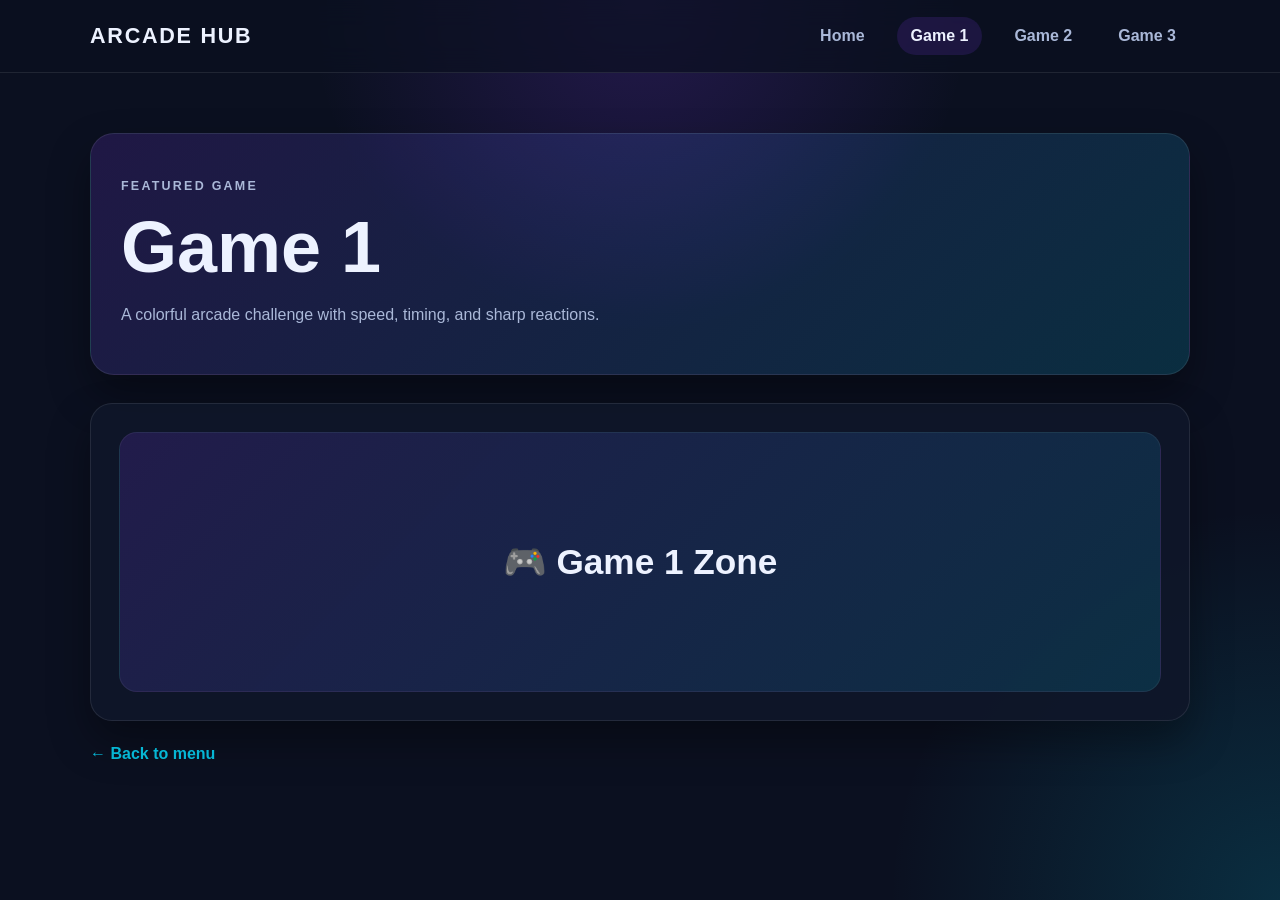
<file: games_game1_index.html>
<!DOCTYPE html>
<html lang="en">
<head>
  <meta charset="UTF-8" />
  <meta name="viewport" content="width=device-width, initial-scale=1.0" />
  <title>Game 1</title>
  <link rel="stylesheet" href="../../styles.css" />
</head>
<body>
  <header class="site-header">
    <nav class="nav container">
      <div class="brand">Arcade Hub</div>
      <div class="nav-links">
        <a href="../../index.html">Home</a>
        <a href="../game1/" class="active">Game 1</a>
        <a href="../game2/">Game 2</a>
        <a href="../game3/">Game 3</a>
      </div>
    </nav>
  </header>

  <main class="container page-shell">
    <section class="game-banner">
      <p class="eyebrow">Featured Game</p>
      <h1>Game 1</h1>
      <p>
        A colorful arcade challenge with speed, timing, and sharp reactions.
      </p>
    </section>

    <section class="game-panel">
      <div class="game-box">🎮 Game 1 Zone</div>
    </section>

    <a class="back-link" href="../../index.html">← Back to menu</a>
  </main>
</body>
</html>
</file>
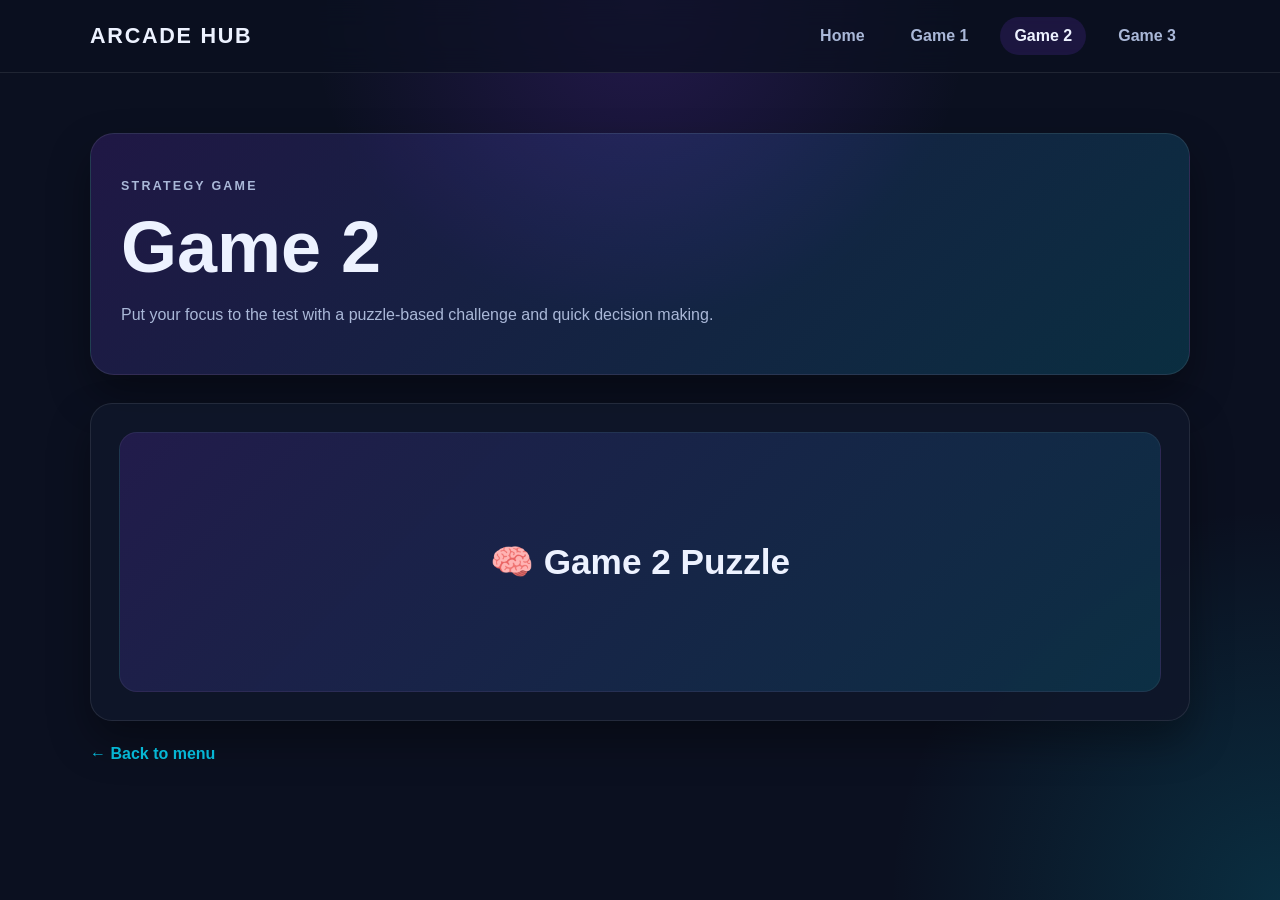
<file: games_game2_index.html>
<!DOCTYPE html>
<html lang="en">
<head>
  <meta charset="UTF-8" />
  <meta name="viewport" content="width=device-width, initial-scale=1.0" />
  <title>Game 2</title>
  <link rel="stylesheet" href="../../styles.css" />
</head>
<body>
  <header class="site-header">
    <nav class="nav container">
      <div class="brand">Arcade Hub</div>
      <div class="nav-links">
        <a href="../../index.html">Home</a>
        <a href="../game1/">Game 1</a>
        <a href="../game2/" class="active">Game 2</a>
        <a href="../game3/">Game 3</a>
      </div>
    </nav>
  </header>

  <main class="container page-shell">
    <section class="game-banner">
      <p class="eyebrow">Strategy Game</p>
      <h1>Game 2</h1>
      <p>
        Put your focus to the test with a puzzle-based challenge and quick decision making.
      </p>
    </section>

    <section class="game-panel">
      <div class="game-box">🧠 Game 2 Puzzle</div>
    </section>

    <a class="back-link" href="../../index.html">← Back to menu</a>
  </main>
</body>
</html>
</file>
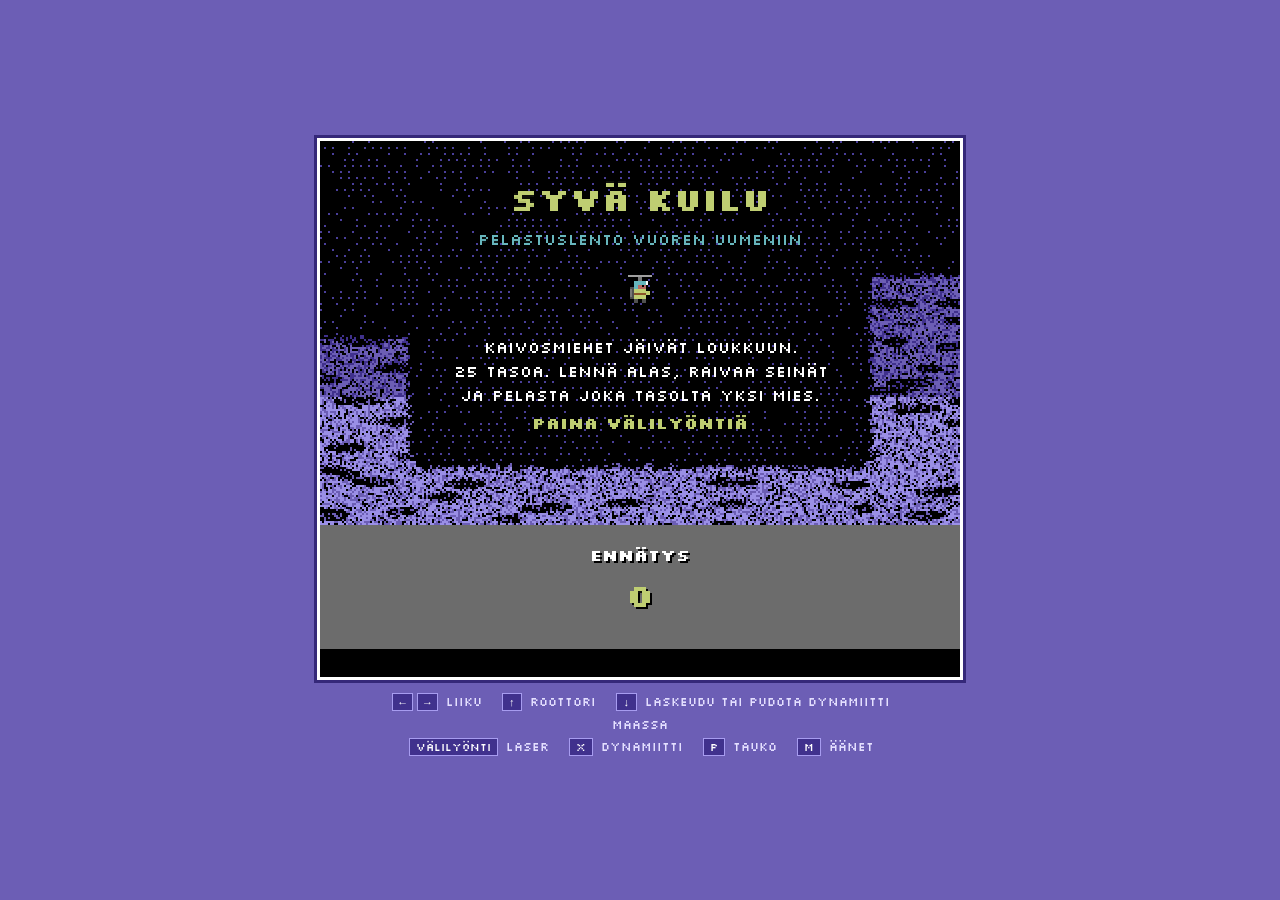
<file: syva-kuilu.html>
<!doctype html>
<html lang="fi">
<head>
<meta charset="utf-8">
<meta name="viewport" content="width=device-width, initial-scale=1, viewport-fit=cover">
<title>Syvä kuilu – pelastuslento</title>
<link rel="preconnect" href="https://fonts.googleapis.com">
<link rel="preconnect" href="https://fonts.gstatic.com" crossorigin>
<link href="https://fonts.googleapis.com/css2?family=Silkscreen:wght@400;700&display=swap" rel="stylesheet">
<style>
:root{
  --frame:#6C5EB5; --screen:#352879; --ink:#ffffff; --muted:#e4dfff; --keybg:#40318D; --keyline:#a79cf0;
  box-sizing:border-box;
  padding-top:env(safe-area-inset-top,0px);
  padding-bottom:env(safe-area-inset-bottom,0px);
}
@media (prefers-color-scheme: dark){
  :root:not([data-theme="light"]){ --frame:#231c52; --screen:#0f0b2a; --muted:#b9b0f0; --keybg:#352879; --keyline:#6C5EB5; }
}
:root[data-theme="dark"]{ --frame:#231c52; --screen:#0f0b2a; --muted:#b9b0f0; --keybg:#352879; --keyline:#6C5EB5; }
*,*::before,*::after{box-sizing:inherit}
html{height:100%;scroll-padding-top:env(safe-area-inset-top,0px)}
body{
  margin:0;height:100%;background:var(--frame);color:var(--ink);
  font-family:'Silkscreen',ui-monospace,'Courier New',monospace;
  display:flex;align-items:center;justify-content:center;overflow:hidden;
  -webkit-user-select:none;user-select:none;
}
main{display:flex;flex-direction:column;align-items:center;gap:14px;padding:12px;max-width:100%}
.screen{background:#000;padding:0;line-height:0;box-shadow:0 0 0 6px var(--screen)}
canvas{display:block;image-rendering:pixelated;image-rendering:crisp-edges;touch-action:none;outline:none}
canvas:focus-visible{box-shadow:0 0 0 3px #fff}
.help{font-size:12px;line-height:1.9;color:var(--muted);text-align:center;max-width:62ch;margin:0}
kbd{font-family:inherit;font-size:11px;background:var(--keybg);border:1px solid var(--keyline);padding:1px 6px;margin:0 2px;color:#fff}
.pad{display:none;width:min(100%,520px);justify-content:space-between;align-items:center;gap:12px}
.pad.on{display:flex}
.dpad{display:grid;grid-template-columns:repeat(3,56px);grid-template-rows:repeat(2,52px);gap:6px}
.pad button{
  font-family:inherit;font-size:12px;color:#fff;background:var(--keybg);border:2px solid var(--keyline);
  touch-action:none;-webkit-tap-highlight-color:transparent;
}
.pad button.down{background:var(--keyline);color:#000}
.b-up{grid-column:2;grid-row:1}.b-left{grid-column:1;grid-row:2}.b-down{grid-column:2;grid-row:2}.b-right{grid-column:3;grid-row:2}
.acts{display:flex;flex-direction:column;gap:8px}
.acts button{width:110px;height:52px}
.sr{position:absolute;width:1px;height:1px;overflow:hidden;clip:rect(0 0 0 0)}
@media (prefers-reduced-motion: reduce){ *{scroll-behavior:auto} }
</style>
</head>
<body>
<main>
  <h1 class="sr">Syvä kuilu – pelastuslento</h1>
  <div class="screen"><canvas id="game" width="320" height="268" tabindex="0" aria-label="Pelialue. Aloita välilyönnillä."></canvas></div>
  <div class="pad" id="pad" aria-label="Kosketusohjaimet">
    <div class="dpad">
      <button class="b-up" data-k="up" aria-label="Roottori ylös">▲</button>
      <button class="b-left" data-k="left" aria-label="Vasemmalle">◀</button>
      <button class="b-down" data-k="down" aria-label="Alas">▼</button>
      <button class="b-right" data-k="right" aria-label="Oikealle">▶</button>
    </div>
    <div class="acts">
      <button data-k="fire">Laser</button>
      <button data-k="bomb">Dynamiitti</button>
    </div>
  </div>
  <p class="help" id="help">
    <kbd>←</kbd><kbd>→</kbd> liiku &nbsp; <kbd>↑</kbd> roottori &nbsp; <kbd>↓</kbd> laskeudu tai pudota dynamiitti maassa<br>
    <kbd>välilyönti</kbd> laser &nbsp; <kbd>X</kbd> dynamiitti &nbsp; <kbd>P</kbd> tauko &nbsp; <kbd>M</kbd> äänet
  </p>
</main>

<script>
(function(){
'use strict';
// ---------- constants ----------
const T=16, SW=20, SH=12, VW=SW*T, VH=SH*T, HUD=76;
const C={black:'#000000',white:'#FFFFFF',red:'#883932',cyan:'#67B6BD',purple:'#8B3F96',green:'#55A049',
  blue:'#40318D',yellow:'#BFCE72',orange:'#8B5429',brown:'#574200',lred:'#B86962',dgrey:'#505050',
  grey:'#787878',lgreen:'#94E089',lblue:'#7869C4',lgrey:'#9F9F9F'};
const THEMES=[
  {dot:'#4a3f9a',moss:false,bands:[{to:7,c1:'#6C5EB5',c2:'#40318D'},{to:11,c1:'#9a8fe6',c2:'#6C5EB5'}]},
  {dot:'#5c5c5c',moss:false,bands:[{to:4,c1:'#787878',c2:'#505050'},{to:11,c1:'#9F9F9F',c2:'#6C6C6C'}]},
  {dot:'#6f8f68',moss:true, bands:[{to:5,c1:'#9F9F9F',c2:'#6C6C6C'},{to:11,c1:'#C4C4C4',c2:'#8A8A8A'}]},
  {dot:'#3e6a70',moss:false,bands:[{to:6,c1:'#67B6BD',c2:'#40318D'},{to:11,c1:'#a6e2e8',c2:'#67B6BD'}]},
  {dot:'#4a3f9a',moss:true, bands:[{to:6,c1:'#7869C4',c2:'#40318D'},{to:11,c1:'#a99ff0',c2:'#7869C4'}]},
  {dot:'#555555',moss:false,bands:[{to:5,c1:'#BFCE72',c2:'#787878'},{to:11,c1:'#9F9F9F',c2:'#6C6C6C'}]}
];
const WALL1='#8B5429', WALL2='#574200';
const LEVELS=[
 {theme:0,energy:80,map:[
"####################",
"#                  #",
"#  P               #",
"#                  #",
"#############  #####",
"#############  #####",
"##        W    #####",
"##        W    #####",
"##        W    #####",
"##  ################",
"##  ################",
"##  ################",
"##  ################",
"##  ################",
"##               ###",
"##        S      ###",
"##               ###",
"##               ###",
"############     ###",
"############     ###",
"#####            ###",
"#####  M         ###",
"####################",
"####################"]},
 {theme:1,energy:95,map:[
"####################",
"#                  #",
"#               P  #",
"#                  #",
"###  ###############",
"###  ###############",
"##      K          #",
"##           B     #",
"##                 #",
"################  ##",
"################  ##",
"################  ##",
"################  ##",
"###############L  L#",
"###############L  L#",
"###############L  L#",
"#         W        #",
"#         W        #",
"#         W        #",
"#  #################",
"#  #################",
"#  #################",
"#  #################",
"#  #################",
"#  #################",
"#  #################",
"#                  #",
"#        S         #",
"#                  #",
"#               B  #",
"#                  #",
"#LLLLLL      #######",
"#######      #######",
"#######            #",
"#######        M   #",
"####################"]},
 {theme:2,energy:95,map:[
"####################",
"#                  #",
"#  P           O   #",
"#                  #",
"#######   ##########",
"#######   ##########",
"#######     N W    #",
"#######       W    #",
"#######       W    #",
"################  ##",
"################  ##",
"################  ##",
"################  ##",
"#                  #",
"#                  #",
"#   K              #",
"#        B         #",
"#                  #",
"#   #  #           #",
"#   #  #           #",
"#~~~#  #~~~~~~~~~~~#",
"#~~~#  #~~~~~~~~~~~#",
"#####  #############",
"#####  #############",
"#####  #############",
"#####  #############",
"#####             ##",
"#####       S     ##",
"#####             ##",
"############L     ##",
"#           L     ##",
"#           L     ##",
"#   M             ##",
"####################",
"####################",
"####################"]},
 {theme:3,energy:110,map:[
"####################",
"#                  #",
"#                P #",
"#                  #",
"#  ###############L#",
"#  ###############L#",
"#  W        O     L#",
"#  W              L#",
"#  W              L#",
"#  W              L#",
"###############  ###",
"###############  ###",
"###############  ###",
"###############  ###",
"#         K        #",
"#                  #",
"#     S       S    #",
"#                  #",
"#                  #",
"#  #################",
"#  #################",
"#  #################",
"#  #################",
"#  #################",
"#  #################",
"#  #################",
"#      N     W     #",
"#            W     #",
"#            W  B  #",
"################  ##",
"################  ##",
"###############L  L#",
"###############L  L#",
"###############L  L#",
"###############L  L#",
"###############L  L#",
"###############L  L#",
"###############L  L#",
"#                  #",
"#     O            #",
"#            B     #",
"#                  #",
"#  ##########LLLLLL#",
"#  #################",
"#  #################",
"#       W      M   #",
"#       W          #",
"####################"]}
];

// Levels 5-25: generated offline, validated for reachability
LEVELS.push(...[{"theme":0,"energy":105,"map":["################################################################################","##########    ##################################################################","##########    ###################################LLLL###########################","#####          #######    S     ###########                            #########","#####          #######          ###########      B                     #########","#####          W                ###########                                 ####","#####          W            ###############    B    ############            ####","#####P         W               B                 ###############         S  ####","#########################                        ######################    #####","#########################                        ######################    #####","#########################  #####################################################","#########################  #####################################################","#########################  #####################################################","#########################  #####################################################","#########################  #####################################################","#########################  #     ###############################################","#########################  #B    ###############################################","#########################             ##########################################","#########################             ##########################################","#########################          M  ##########################################","################################################################################","################################################################################","################################################################################","################################################################################"]},{"theme":1,"energy":100,"map":["############################################################","###########################LLLL#############################","########################LLL      W                ##########","#######                          W                    ######","#######                      B   W                    ######","#######                         ############       B  ######","###           ###########       ############P         ######","###           ###########      ~###############       ######","### M         ###########      ##################     ######","#########################      #############################","#########################   ################################","#########################   ################################","#########################   ################################","#########################   ################################","########################         K #########################","########################           #########################","########################        B  #########################","########################           #########################","############################################################","############################################################","############################################################","############################################################","############################################################","############################################################"]},{"theme":2,"energy":100,"map":["############################################################","##########   ###############################################","#####L        ##############################################","#####L        #################################          ###","######                                       W           ###","#######                                      W       P   ###","#######                  S                   W       #######","########################           #########################","########################           #########################","########################           #########################","########################  #######  #########################","#################################  #########################","#############################L###  #########################","###########################LL      #########################","###########################          #######################","###########################          #######################","########################### M        L######################","############################################################","############################################################","############################################################","############################################################","############################################################","############################################################","############################################################"]},{"theme":3,"energy":120,"map":["################################################################################","######LLLLLL####################################################################","####L         L###########      ################################################","####L     B   L###########      ###################################L      ######","#####         L###########      ################      #############L      ######","######     ###LL##########    ##################      ##########LLL     P ######","######N                           W                   W                 ########","######                            W                   W                 ########","######                            W            S      W                 ########","######   #################   ###################################################","######   #################   ###################################################","######   #################   ###################################################","######   #################   ###################################################","######   #################   ###################################################","######   #################   ####   ############################################","###         ##############   ####  M############################################","###         ##############N        #############################################","###         ##############         #############################################","###         ##############         #############################################","##########################         #############################################","################################################################################","################################################################################","################################################################################","################################################################################"]},{"theme":4,"energy":130,"map":["############################################################","############################################################","############################################################","############################################################","############################################################","###################################################LLLLLL###","##############################################            ##","##############################################            ##","##############################################            ##","##############################################P           ##","#######################################################   ##","#######################################################   ##","#######################################################   ##","#######################################################   ##","####            ###########                     W         ##","####       O    ###########                     W         ##","####            ###########                     W         ##","####  M         ###########      O    #####   ####~~~~  ####","#######                  W    S       #####   ########  ####","#######                  W          #######   ##############","########                 W          #######   ##############","#############################   ###########   ##############","#############################   ###########   ##############","#############################   ###########   ##############","#############################   ###########   ##############","#############################   ###########   ##############","#############################   ###########   ##############","###########       ###########   ###########   ##############","###########               ###   ###########       B       ##","###########                K    ###########               ##","###########~~~~~          S     ###########           S   ##","#####################           #############  ####  #######","#############################################  #############","#############################################  #############","#############################################  #############","#############################################  #############","#############################################  #############","#############################################  #############","#############################################  #############","#############################################  #############","#############################################       K   B ##","############################################L    O        ##","############################################L             ##","#######################################################  ###","############################################################","############################################################","############################################################","############################################################"]},{"theme":5,"energy":120,"map":["############################################################","#############  L############################################","############    ############                     ###########","#######L   W      ##########                       #########","#######L   W      ##########                       #########","#######L   W   O  #######          #######         #########","#######L   ##   #########         N#######   P     #########","#######L   ##           W          #######   ###############","########   ##           W          #######   ###############","########   ##           W          #######   ###############","########   ###LL##########################   ###############","########   ###############################   ###############","########   ###############################   ###############","########   ###############################   ###############","######            ########################   ###############","######            ######### K      B #####   ##  L##########","######     S      #########          #####   ##  LLL########","######LLLLLL###   #########                         ########","###############M  ############                      ########","##############################                      ########","###########################################         ########","############################################  ##############","############################################  ##############","############################################################"]},{"theme":0,"energy":145,"map":["################################################################################","######################################################################    ######","######################################################################    ######","############################LLL###################################        ######","############################     W             ###################   B   #######","############################     W                     W         W       #######","###########################      W                     W         W       #######","###########################      #########             W         W     #########","###########################P     #################################    ##########","###############################  #################################   ###########","###############################  #################################   ###########","###############################  #################################   ###########","###############################  #################################   ###########","###############################  ##############################  #   ###########","#####S         ###########          ##########################           K######","#####          ###########          ##########            ####            ######","#####          ########### S        ##########            ####           N######","#####          ###########          ##########            ####  S         ######","#####          ###########~~~~~   ~~##########M                        ~~~######","######  #######################   ################                     #########","######  #######################   ################                   ###########","######  #######################   ##############################################","######  #######################   ##############################################","######  #######################   ##############################################","######  #######################   ##############################################","######  #######################   ##############################################","######  #######################   ##############################################","######  ##############            ##############################################","######  ##############            ##############################################","######  #                         ##############################################","######  #                         ##############################################","######                   O        ##############################################","######       O   #####    ######################################################","######           ###############################################################","########LLLLL###################################################################","################################################################################"]},{"theme":1,"energy":135,"map":["############################################################","#########################  ####################### B   #####","###########  #########          ##########             #####","###########  #########          ##########             #####","#########     ########          ##########          O ######","#########     ########          W                     ######","#########     ########   #      W                 ~~~~######","#########P     W           B    W                 ##########","##########     W             ##################   ##########","##########     W             ##################   ##########","######################   ######################   ##########","######################   ######################   ##########","######################   ######################   ##########","######################   ######################   ####  ####","######################   ##           L########          ###","######################                L########       B  ###","######################               BL########          ###","######################                L###########LLL  #####","###########################           L#############L  #####","################################   #################L  #####","################################   ##################  #####","################################   ##################  #####","################################   ##################  #####","################################   ##################  #####","################################   ##################  #####","################################   ##################  #####","################################   #############    #  #####","#############################         #######       #  #####","#############################         #######          L####","#############################    S    #######          L####","#############################B        ########M        L####","################################LLLLLL###########LLLLLL#####","############################################################","############################################################","############################################################","############################################################"]},{"theme":2,"energy":145,"map":["############################################################","########LLLLLL##############################################","#####        S##################################S     ######","#L            #################                       ######","#L            ##############                          ######","#L            W          W                          ########","#L     P      W          W           #######################","#L     #      W          W            ######################","##     #####################  ####    ######################","##  ########################  ####    ######################","##  ########################  ##############################","##  ########################  ##############################","##  ########################  ##############################","##  ########################  ##############################","##  #        ##########            #########################","##           ########## B          ##########L   ###########","##           ##########            ##########L   #####LL####","##      S    ##########            ##########           ####","#####        #########             ##########     O    B####","######   #  ##########             W                    ####","######   #  ##########             W                    ####","##########  ###############N       W                 #######","##########  #################################  #############","##########  #################################  #############","##########  #################################  #############","##########  ########################   ######  #############","##########  ########################   ######  #############","##########  ###############            ######  #############","####          #############           #######  #############","####O                       O         #######  #############","####        O                         ###L      K###########","####                       ~~~~~~~~~~~###L       ###########","####          ###########################L       ###########","#########################################L     M ###########","###########################################LL###############","############################################################"]},{"theme":3,"energy":165,"map":["####################################################################LLLLL#######","#################################################################LLL     #######","################################################################           L####","######                          ################################           L####","##            B                 ##########           ###########           L####","##                               #########           ###########   ######  L####","##      S     ##############     #########           ####################  L####","##            ##############     W          O    ########################  L####","##~~~~~~~~~~~~##############     W               ########################  #####","############LL##############P    W               ########################  #####","############################################   ##########################  #####","############################################   ##########################  #####","############################################   ##########################  #####","############################################   ##########################  #   #","#################################     ######   #####################           #","#################################     ######   #####################          ##","############################         #######   #####################          ##","######           ########### B       #######   ##                             ##","######           ###########         #######   ##     B            O          ##","######  O                        S   #######  S K                       B ######","######        S                    #########            ########################","##########                         #########            ########################","############################  ###############   ################################","############################  ###############   ################################","############################  ###############   ################################","############################  ###############   ###    #########################","############################  ###############   ###    #########################","############################  ###############           ########################","############################  ###############           ########################","##########################      #############   S       ########################","##########################                  W        B##########################","##########################  S               W         ##########################","########################                    W      #############################","########################        ################################################","########################        ################################################","#############################   ################################################","#############################   ################################################","#############################   ################################################","#############################   ################################################","#############################   ################################################","######################L         ################################################","######################L         L###############################################","#######################         L###############################################","#######################         L###############################################","####################### M    LLL################################################","################################################################################","################################################################################","################################################################################"]},{"theme":4,"energy":155,"map":["################################################################################","################################################################################","################################################################################","################################################################################","###          #################     #############################################","###          #################     #############################################","###          #########                            ##############################","###     O     W           O                         ############################","###P          W                              S      ############################","######        W         B ~~      ##########        ############################","##########   ##########   #####   ##############################################","###############################   ##############################################","###############################   ##############################################","###############################   ##############################################","###############################   ##############################################","###########################                  W         #########################","##########################        B          W         #########################","##########################                   W         #########################","##########################    S   ##############       #########################","##########################        ##############          ######################","##########################      ################          ######################","##########################LLLLLL################       S  ######################","################################################     ###########################","################################################   #############################","################################################   #############################","################################################   #############################","###############################################       W                   ######","###############################################       W                   ######","###############################################       W                   ######","############################################  K       ###############     K ####","############################################   S     O###############       ####","############################################          ###############B      ####","############################################LLL####   ###############       ####","###################################################   ###############    M  ####","###################################################   ##########################","###################################################   ##########################","###################################################   ##########################","###########################################LLLL####   ##########################","########################     #############            ##########################","########################     #############            ##########################","######################     O     #########            ##########################","######################           #########           L##########################","######################         O #############   ###############################","######################                           ###############################","##########################                       ###############################","##########################                       ###############################","############################################LLLLL###############################","################################################################################"]},{"theme":5,"energy":155,"map":["################################################################################","#################################################LLLLLL##########    ###########","###########################################                          ###########","##############################   W                                  ############","##############################   W                                  ############","##############################   W                     L#######     ############","##############################   ##########P     B     L########LLLL############","##########################            ##########################################","##########################            ##########################################","##########################            ##########################################","#############################   ##  ############################################","#############################   ################################################","#############################   ################################################","#############################   ################################################","##########      #############   ################################################","##########      #############   ##################################LLLLLLLLLLL###","###########  O  ########LLLLL   ##################################           ###","###########                      W           W       LLL##########           ###","############                B    W           W           #########           ###","############                     W           W                              S###","#######################         ##############                             #####","########################L  ###################                             #####","################################################        ##########   ###########","################################################   ###############   ###########","################################################   ###############   ###########","################################################   ###############   ###########","###########################################LL###   ###############   ###########","###########################################        ###############   ###########","###########################################        ###############      ########","###########################################        ############ SK     M########","###########################################B    ###############       ##########","###########################################LLLLL################      ##########","################################################################################","################################################################################","################################################################################","################################################################################"]},{"theme":0,"energy":185,"map":["################################################################################","#################################################################   ######LLL###","###############################################       W                       L#","###############################################     O W                       L#","###############################################       W                       L#","######################           ##############   ################            L#","######################        B  ############      B##############P        ~~~##","###################### O         ############       ################### B  #####","######################            ###########       ############################","#############################     ###########       ############################","#############################  ##############       ############################","#############################  ##############   ################################","#############################  ##############   ################################","#######################LLL###  ##############   #####   ########################","#######################            ##########   #####   ########################","####################### B          ##########            L######################","#######################            L#########            L#########LLLLLL#######","###########################      ##L#########            L#####LLLL         ####","###########################                 W B          L#####             ####","###########################     O           W            L#####  B          ####","###########################                 W          ########           O ####","##############################   ##################LLLL########   #         ####","##############################   ##############################   ###LLLLLL#####","##############################   ##############################   ##############","##############################   ##############################   ##############","########LLLL##################   ##############################   ##############","#######                          ##############################   ##############","#######                          #################                ##############","######                           #############       B            ##############","######      ############         #############                    ##############","######      ############ B      ##############           #####      ############","######      ##############    O              B       #LL######      ############","######       #############                           #########   S  ############","########     #############                           #########      ############","###########LL################   ############L###   #############################","#############################   ################   #############################","#############################   ################   #############################","#############################   ################   #############################","#############################   ################   #############################","#############################   ################   #############################","########################L        L##############   #############################","########################L    S   L##############   #############################","########################L        L#########    #   #############################","########################L  S     L#########N       #############################","#########################   ###############        #############################","#########################   ################       #############################","#########################   ################    ################################","#########################   ####################################################","#########################   ####################################################","#########################   ####################################################","#########################         ##############################################","#########################         ##############################################","######################### B       ##############################################","#############################  M  ##############################################","#############################  #################################################","################################################################################","################################################################################","################################################################################","################################################################################","################################################################################"]},{"theme":1,"energy":185,"map":["################################################################################","################################################################################","#################################################                    ###########","####     L##################   L##############                       ###########","####    BL#LLLLL############   LLL############                          ########","######            ###### SK     B ############           ######  B      ########","######            ######          ############     O     ######         ########","######                            W          W      LL   ######         ########","######                            W          W      ##   #######LLLL  ##########","######P                           W          W      ##   #######################","#######  #    LL################################LLL###   #######################","#######  #############################################   #######################","#######  #############################################   #######################","#######  #############################################   ###########LLLLLL######","###  ##  ####################################LLLLLL###   ###########       L####","##         #################################L                              L####","#          #################################L                              L####","#  O     B #################################                               L####","#     ######################################    LLLLLL   ###########~~~~~~~L####","####  ######################################             #############LLLLL#####","####  ######################################O            #######################","####  ######################################             #######################","####  ################################################   #######################","####  ################################################   #######################","####  ################################################   #######################","####  ################################################   #########LLLLLL########","####  ###########################################LL###   ######              ###","####  ##########################################L        ######              ###","####             ###############################LS              B            ###","####            O###############################L    S                       ###","####        S    ###############################L                    N####   ###","############LLLLL##############################L         #######LLLL######   ###","###############################################L  #     ##################   ###","###############################################L  #     ##################   ###","###################################################  #####################   ###","###################################################  #####################   ###","###################################################  #####################   ###","###################################################  #####################   ###","###################################################  #####################   ###","###################################################  ###############         ###","###################################################  ###############     O   ###","################################################  KB    ############  M      ###","##############################################          ########################","##############################################   O      ########################","##############################################          ########################","##############################################          ########################","##############################################   ###############################","##############################################   ###############################","##############################################   ###############################","##############################################   ###############################","##############################################   ###############################","#############################################         S#########################","#############################################          #########################","#############################################          #########################","#############################################          #########################","#############################################   B      #########################","###############################################     ############################","###############################################LLLLL############################","################################################################################","################################################################################"]},{"theme":2,"energy":185,"map":["################################################################################","################################################################################","################################################L        B######################","############################LL##################L  B      ######################","########LL              B         ##############L         ######################","########      B                      ###########L         ######################","########                                     W            ######################","########       ###############               W         #########################","########       ###############P              W         #########################","########       ###################   ##############  ###########################","###########LLLL###################   ##############  ###########################","##################################   ##############  ###########################","##################################   ##############  ###########################","##################################    #############  ###########################","##################################    ##########                 W      L#######","#######    ##################         ##########                 W      LLLL####","#######    ##################         ######                     W     B    ####","#####           #############   B     ######            ##########          L###","#####                                 ######            ##########          L###","#####                                 ######            ##########          L###","#####          O                   #########S     B     ##########          L###","####B           ##########LLLLLLLL###################################   ########","####    #############################################################   ########","####LLLL#############################################################   ########","#####################################################################   ########","#####################################################################   ########","#######################################################LLL###########   ########","#######################################################    #########    ########","##############################LLL##############LL######    #########    ########","##############################N                    W  S   ##########    S   ####","##########################                         W             W          ####","##########################                         W             W          ####","##########################           ########  #####             W          ####","########################## M    B    ########  #######LL#############LLLLL######","################################LL###########  #################################","#############################################  #################################","#############################################  #################################","#############################################  #################################","#############################################  #################################","#############################################  #################################","#############################################  #################################","############################################L  #################################","############################################L  ###LL############################","##########################################L  O           #######################","###########################################        B     #######################","###########################################              #######################","###########################################   ######   #########################","###########################################   ##################################","###########################################   ##################################","###########################################   ##################################","###########################################   ##################################","###########################################   ##################################","###########################################   ##################################","###########################################          N##########################","###########################################           ##########################","###########################################           ##########################","#################################################     ##########################","#################################################     ##########################","####################################################  ##########################","####################################################  ##########################","####################################################  ##########################","####################################################  ##########################","##########################################            ##########################","##########################################            ##########################","########################################## S          ##########################","################################################################################","################################################################################","################################################################################","################################################################################","################################################################################","################################################################################","################################################################################"]},{"theme":3,"energy":200,"map":["################################################################################","###############################LLLLL########LLLLLL##############################","##########################LLLL                     ##################       L###","#########################L                         ##################       L###","#########################L                         ##################       L###","###########      #######LL         #########       K   ##############       L###","###########             B    S     ######### S         ##############       L###","###########                     O###########                              ######","###########P                     ##############                   B       ######","##########################   ##################                           ######","##########################   ##################   ##############################","##########################   ##################   ##############################","##########################   ##################   ##############################","##########################   ##################   ##############################","##########################   ##################           L#####################","##########################   ######LL##########           L#####################","######################   W           ##########           L#####################","######################   W           #############LLLLLLLL######################","######################   W           ###########################################","######################   ###         ###########################################","######################   #######################################################","######################   #######################################################","######################   #######################################################","######################   #######################################################","######################   ##########################LL###########################","######################   #######################     ###########################","######   W                    L#############N        ###########################","######   W                   OL#############      O  ###########################","######   W   B                LL############         ###########################","#    #   ####L########         S###############   ##############################","#    #   ###LL########          ###############   ##############################","#         K   ########                            ##############################","##            #############                       ##############################","##            #############                       ##############################","#######   ###L#############LLLLLLLLL############################################","#######   ######################################################################","#######   ######################################################################","#######   #####################L  ##############################################","#######   ###############LLLLLLL  #########     B   ############################","#######   ###############          K ###### B       ############################","######L   ###############                           ############################","####LLL   ###############  S      B                 ############################","####        W                                    M  ############################","##   O      W                        ######      ###############################","##          W                   ##   ######   ##################################","##       B########################   ###########################################","########LL########################   ###########################################","##################################   ###########################################","##################################   ###########################################","#####LLLLLL#######################   ###########################################","#####       K  L############LL####   ###########################################","###   B        L######               ###########################################","###       O    L######               ###########################################","###    #                O            ###########################################","###LLL##                    OLLL################################################","########                     L##################################################","################################################################################","################################################################################","################################################################################","################################################################################"]},{"theme":4,"energy":205,"map":["################################################################################","############################LLLLLLL#####################################   #####","############################                 W     #####################   #####","###########      ###########                 W     ##################      #####","###########    S ########L    B              W     ##################   B ######","###########      ########L         ###########     ##################     ######","###########   ###########L         ###########                            ######","###########   ###########L~~~~~~   #########                             #######","###########   ############LLL###   #########                             #######","###########   ##################   #########P           ########################","###########   ##################   ###############LLLLLL########################","###########   ##################   #############################################","###########   ##################   #############################################","###########   ##################   #############################################","###########                   ##   #############################################","###########                        #############################################","####   W                           ######     #########################     ####","####   W          #####            ######     LLLLLL##########              K ##","####   W          #####          B ######              #######                ##","####   ##~~~~~~~  #####            #######                                    ##","####   ###LLLLLL################   #######                                   S##","####   #########################LLL##########                               ####","####   #############################################   #######   ########LL#####","####   #############################################   #######   ###############","####   #############################################   #######   ###############","####   ###LL#######################################    #######   ###############","####        L###################################K        #####   ###############","####        L#########        K  ###############         #####   ###############","####        L#########      O     W            W         L####   ###############","######   ###LLLL######            W            W  B  #   L####   ###############","######   W                        W            W     #   L####      K      #####","######   W    B                  ###########L####    #   L####             #####","######   W                   #########################   #####           O #####","############LLLL######     ###########################   #########         #####","########################   ###########################   ###########LLLLL#######","########################   ###########################   #######################","########################   #######################L###   #######################","########################   ####################LLL       #######################","########################   ####################          #######################","########################   ####################N         #######################","#####################L B     L#################          #######################","#####################L    S  L#################          #######################","#####################L       L################# M      LL#######################","#####################L~~~   ~L##################################################","#########################   ####################################################","#########################   ####################################################","#########################   ####################################################","#########################   ####################################################","#########################   ####################################################","#######################         ################################################","#######################         ################################################","#######################       ##################################################","########################      L#################################################","#######################L~~~~~~L#################################################","########################LLLLLL##################################################","################################################################################","################################################################################","################################################################################","################################################################################","################################################################################"]},{"theme":5,"energy":200,"map":["################################################################################","#########################################  #####################################","#########################################  #####################################","##########################################      ################################","###########################                     ################################","#######################        S                                      B ########","#######################                                                    #####","#######################           ########   P                             #####","#######################  O        ########   #####################         #####","#######################           ########   #####################  B      #####","###########################LLLLLL#########   ###########################   #####","##########################################   ###########################   #####","##########################################   ###########################   #####","##########################################   ###########################   #####","##########################################   ####################   B        ###","##########################################   ########  L#########            ###","##########################################   ########  LLL#######            ###","##########################################    W           ######################","##########################################N   W           ######################","##########################################    W   B       ######################","################################################   #############################","################################################   #############################","################################################   #############################","################################################   #############################","################################################   #############################","################################################   #############################","################################################   #############################","################################################   #############################","##########################LLLLLLLLLLL#######L      #############################","##########################            ####LLL      #############################","##########################      S     ####         K  ##########################","##########################            ####            ##########################","##############################LL###   ####            ##########################","###################################   ####        S   ##########################","###################################   #######  #################################","###################################   #######  #################################","########################LL#########   #######  #################################","########################   ########   #######  #################################","######################      W                       ############################","#            W              W                       ############################","#            W              W                        K##########################","#N           W             ####LL############  O      ##########################","##       ###############LL###################         ##########################","##       ########################################LL#############################","##B      #######################################################################","##~      #######################################################################","######   #######################################################################","######   #######################################################################","######   #######################################################################","######   #######################################################################","######   #######################################################################","######   #############         K L##############################################","######   #LLLLLL######           ###############################################","####            ######    S      ###############################################","#L      O                      M ###############################################","#L                           ###################################################","##                           ###################################################","##              ################################################################","##   ###########################################################################","##   ###########################################################################","##   ###########################################################################","##   #     #####################################################################","##         #####################################################################","##                ##############################################################","##                ##############################################################","##                ##############################################################","###S ~~~~~~#####  ##############################################################","###  ###########  ##############################################################","###  ###########  ##############################################################","################  ##############################################################","################  ##############################################################","################  ##############################################################","################  ##############################################################","################  ##############################################################","################  ##############################################################","################  ##############################################################","################  ##############################################################","################  ##############################################################","########## B    B ##############################################################","##########        ##############################################################","##########        ##############################################################","##########LL    ################################################################","###########L    ################################################################","################################################################################"]},{"theme":0,"energy":220,"map":["################################################################################","#######################LLL######################################################","#######################          ##############LLL##############################","######################          N#############L   ##############################","######################           #############L      ###########################","######################      O    ###########L      B  W               ##########","######################           ###########L S       W                    #####","######################  B  ###   ###########L         W                    #####","######################   #####   ###########L         #########P           #####","######################   ##########################   ##############LLLLLLL#####","######################   ##########################   ##########################","######################   ##########################   ##########################","######################   ##########################   ##########################","######################   ##########################   ##########################","######################   ##########################   ##########################","######################       K    #################   ##########################","#####################L   O        #################   ##########################","#####################L            #################   ##########################","#####################L            L#########      W      L######################","#######################     S     L#########      W      L######################","#######################LL###   #############      W      L######################","############################   #############   ######LLLL#######################","############################   #############   #################################","############################   #############   #################################","############################   #############   #################################","#######################        #############   #################################","#######################        #############   ####LL###########################","#######################                              ###########################","#######################                              ###########################","######################   B                    O          L######################","######################  LL##################             L######################","######################  L###################             L######################","############################################LL#          #######################","#################################################   #   ########################","#####################################################   ########################","#####################################################   ########################","#####################################################   ########################","############################################LLL######   ########################","####LLLL####################################     W      ########################","##            ############################## B   W      ########################","##       S    ##############################     W      ########################","##            #############  B      #########   ################################","##   ###   ################        B            ################################","##   ###     W B         W                      ################################","##   ###     W           W                    B ################################","##   ###     W           W          ############################################","##   ###########################################################################","##   ###########################################################################","##   ###########################################################################","##   #########################LL################################################","##   #########################  ################      ###########     ##########","##   #########################  ###############L      ###########     ##########","#L   L###################           ###########L      ###########     ##########","#L   ###LLLLL############       S   ###########L~     ###########     ##########","#L   #      B               B       ###########L#                     ##########","#L   W                                             O                  ##########","#L   W                                                                 L########","#L   W        #############                         ###############    L########","##########   ###############   ###LL########LLLLLLLL############################","##########   ###############   #################################################","##########   ###############   #################################################","##########   ###############   #################################################","##########   ###############   #################################################","##########   ###############   #################################################","##########   ###############   #################################################","##########   ###############   #################################################","######L  #   ##############       ##############################################","######L         L##########   B   ##############################################","######L         L##########       ##############################################","########     M  L##########       ##############################################","########  ######################################################################","########LL######################################################################"]},{"theme":1,"energy":220,"map":["################################################################################","################################################################################","################################################################################","##########################LLLLLLLL##############################################","######################      B     L#############################################","######################         S   ################LLL##########################","######################                                L#########################","######################                                L#########################","######################       S                P       ##########################","#################################  ################  ###########################","#################################  #############################################","#################################  #############################################","#################################  #############################################","#################################  #############################################","#################################  #############################################","#################################  #############################################","#################################  L############################################","#####                      ######  L########LLLLLLLLL##########               ##","##                         K  W                      ##########               ##","##             O           O  W                                               ##","##        B     ######        W                       O               #####   ##","##   #  ~~~~~~~~######  ~~~~~####LLL############                     N#####   ##","##   #####################LL###############################################   ##","##   ######################################################################   ##","##   ######################################################################   ##","##   ######################################################################   ##","##   ######################################################################   ##","##   #########################LLLLL#################LLLL#############LLL###   ##","#L   #########################   B    ##############      L#########L         ##","#L          ##################                  W     S   L#########L         ##","#L          ##################                  W         L#########LO        ##","#L  B        W             W                B   W        ###########L     ######","#####        W             W       #################     #######################","#####        W             W B     ####################  #######################","#####  ################################################  #######################","#####  ################################################  #######################","#####  ################################################  #######################","#####  ################################################  #######################","#####                         B  ######################  #######################","#####     B                      L######## K       W     #######################","#####                            L########    O    W     #######################","#####    LLLLLLL########LLLLL#   LLLL#####         W     #######################","##N           ###########L           #####        ##############LLLLLLLLLLL#####","##            ###########L           #######                               L####","##            ############           #######                               L####","##~~~~~~~~~~~~############           #######                            M  L####","##LLLLLL#LLL##############L###   ###########   #################################","##############################   ###########   #################################","##############################   ###########   #################################","##############################   ###########   #################################","##########################L           ######   #################################","##########################L           ######   #################################","##########################L    O      ######          ##########################","##########################L         S #####L   B      ##########################","###########################LLLLLLL#########L          ##########################","###########################################L          ##########################","###############################################~~~~~~~##########################","###############################################LLLLLLL##########################","################################################################################","################################################################################"]},{"theme":2,"energy":225,"map":["##############################################LLLLL#############################","#####LLLL#  #################################L       ###########################","#####    K  ############LLLLLLLLLL##########LL       ###############LLLLLLL#####","##          ############                             ###############       L####","##      S   ############                             ###############       L####","##          ############      B                O     W                     L####","##O         ############       LLLLL##########       W                   B L####","##   ###################       L##############       W              P      L####","##   ###################       L##############  ################################","##   ###################N      L##############  ################################","##   #########################################  ################################","##   #########################################  ################################","##   #########################################  ################################","##   ###LLLL##################################  #  #############################","##                L###############LLL#########  #  #############################","##        S       L###############    #######                              #####","##                L###############    #######                               L###","##############  #######L   W         ########                               L###","##############  #######L   W                W    O   LLL##############  B   L###","##############  #######L   W                W        L################      L###","##############  ########  ####              W        #################      L###","##############  ########  #######   ##############   #################   #######","##############  ########  #######LLL##############   #################   #######","##############  ########  ########################   #################   #######","##############  ########  ########################   #################   #######","#######     ##  ########  ###################LL###   #################   #######","#######     ##  ########  ###################        #################      ####","#######B        ########  #####       L######        #################      ####","########        ########       S   S  L######        #################      ####","########     B  ########              L##########  LL###########################","########                              L##########LL#############################","##########                          ~~L#########################################","##########                          ############################################","###########   #################LL###############################################","###########   ##################################################################","###########   ##################################################################","###########   #############LLLL#################################################","###########   #############    ###################    ##########################","###########   #############    ############### K          L#####################","##########      #######     S      L##########            L#####################","#########L     S#######  B         L##########            L#####################","#########L      #######            L##############N  ###########################","#########L~                                          ###########################","##########L                                          ###########################","##########L                                          ###########################","#############################   ##################   ###########################","#############################   ##################   ###########################","#############################   ##################   ###########################","#############################   ##################   ###########################","##########################      ##################   ###########################","##########################      ##########  K   ##   ###########################","#######################L          ########B          ###########################","#######################L          ########           ###########################","########################          L#######    B     N###########################","########################          L#######~~~~~~LLLLL###########################","########################M         ##############################################","###########################   ##################################################","################################################################################","################################################################################","################################################################################"]}]);

// ---------- canvas ----------
const cv=document.getElementById('game');
const ctx=cv.getContext('2d');
cv.width=VW; cv.height=VH+HUD;
ctx.imageSmoothingEnabled=false;

// ---------- storage ----------
function loadHi(){try{return parseInt(localStorage.getItem('syvakuilu-hi')||'0',10)||0}catch(e){return 0}}
function saveHi(v){try{localStorage.setItem('syvakuilu-hi',String(v))}catch(e){}}

// ---------- audio ----------
let ac=null, muted=false;
function initAudio(){ if(ac) return; try{ ac=new (window.AudioContext||window.webkitAudioContext)(); }catch(e){ ac=null; } }
function beep(f,d,type,vol,slide){
  if(!ac||muted) return;
  const t=ac.currentTime, o=ac.createOscillator(), g=ac.createGain();
  o.type=type||'square'; o.frequency.setValueAtTime(f,t);
  if(slide) o.frequency.linearRampToValueAtTime(Math.max(20,f+slide),t+d);
  g.gain.setValueAtTime(vol||0.05,t); g.gain.exponentialRampToValueAtTime(0.0001,t+d);
  o.connect(g); g.connect(ac.destination); o.start(t); o.stop(t+d+0.02);
}
function noise(d,vol){
  if(!ac||muted) return;
  const n=Math.floor(ac.sampleRate*d), b=ac.createBuffer(1,n,ac.sampleRate), a=b.getChannelData(0);
  for(let i=0;i<n;i++) a[i]=(Math.random()*2-1)*(1-i/n);
  const s=ac.createBufferSource(), g=ac.createGain(); s.buffer=b; g.gain.value=vol||0.2;
  s.connect(g); g.connect(ac.destination); s.start();
}
function jingle(notes,step){ notes.forEach((f,i)=>setTimeout(()=>beep(f,step/1000*0.9,'square',0.05),i*step)); }

// ---------- input ----------
const keys={}, prev={};
const KEYMAP={ArrowLeft:'left',KeyA:'left',ArrowRight:'right',KeyD:'right',ArrowUp:'up',KeyW:'up',
  ArrowDown:'down',KeyS:'down',Space:'fire',KeyZ:'fire',KeyK:'fire',KeyX:'bomb',KeyL:'bomb',
  Enter:'start',KeyP:'pause',Escape:'pause',KeyM:'mute'};
addEventListener('keydown',e=>{ const k=KEYMAP[e.code]; if(!k) return; e.preventDefault(); initAudio(); keys[k]=true; });
addEventListener('keyup',e=>{ const k=KEYMAP[e.code]; if(!k) return; e.preventDefault(); keys[k]=false; });
addEventListener('blur',()=>{ for(const k in keys) keys[k]=false; if(state==='play') state='paused'; });
function pressed(k){ return keys[k] && !prev[k]; }
let tap=false;
cv.addEventListener('pointerdown',()=>{ initAudio(); tap=true; cv.focus(); });

const pad=document.getElementById('pad');
const coarse=window.matchMedia && matchMedia('(pointer: coarse)').matches;
if(coarse){ pad.classList.add('on'); document.getElementById('help').style.display='none'; }
pad.querySelectorAll('button').forEach(b=>{
  const k=b.dataset.k;
  const on=e=>{ e.preventDefault(); initAudio(); keys[k]=true; b.classList.add('down'); try{b.setPointerCapture(e.pointerId)}catch(_){} };
  const off=e=>{ e.preventDefault(); keys[k]=false; b.classList.remove('down'); };
  b.addEventListener('pointerdown',on); b.addEventListener('pointerup',off);
  b.addEventListener('pointercancel',off); b.addEventListener('lostpointercapture',off);
  b.addEventListener('contextmenu',e=>e.preventDefault());
});

// ---------- scaling ----------
function fit(){
  const padH = pad.classList.contains('on') ? pad.offsetHeight+14 : 0;
  const helpEl=document.getElementById('help');
  const helpH = helpEl.style.display==='none' ? 0 : helpEl.offsetHeight+14;
  const aw=window.innerWidth-36, ah=window.innerHeight-padH-helpH-48;
  let s=Math.min(aw/VW, ah/(VH+HUD));
  s = s>=2 ? Math.floor(s) : Math.max(0.8,s);
  cv.style.width=Math.round(VW*s)+'px'; cv.style.height=Math.round((VH+HUD)*s)+'px';
}
addEventListener('resize',fit); fit();

// ---------- world ----------
let grid=[], rows=0, cols=0, theme=THEMES[0];
let enemies=[], miner=null, wallHP={}, particles=[], dyn=null;
let levelIdx=0, loop=0, start={x:0,y:0}, checkpoint={x:0,y:0};
let curSX=0, curSY=0, dark=false, flash=0, frame=0;
let state='title', timer=0, banner=0;
let unlocked=(()=>{try{return parseInt(localStorage.getItem('syvakuilu-unlock')||'0',10)||0}catch(e){return 0}})(), startSel=0;
let score=0, hi=loadHi(), lives=4, bombs=6, energy=0, nextLife=20000;
const player={x:0,y:0,w:10,h:14,vx:0,vy:0,face:1,ground:false,spin:0,anim:0,inv:0};
let laser=null, laserHeat=0;

function energyMax(){ const L=LEVELS[levelIdx%LEVELS.length]; return Math.round((L.energy||90)*60*Math.pow(0.9,loop)); }
function tile(x,y){ if(y<0||y>=rows||x<0||x>=cols) return '#'; return grid[y][x]; }
function setTile(x,y,c){ if(y>=0&&y<rows&&x>=0&&x<cols) grid[y][x]=c; }
function isSolid(c){ return c==='#'||c==='W'||c==='L'; }

// ---------- pixel-texture generation (C64-style dithering) ----------
let levelCv=null, wallCv=null, lavaCv=null, waterCv=null, titleCv=null, popups=[];
function mkCanvas(w,h){ const c=document.createElement('canvas'); c.width=w; c.height=h; return c; }
function h32(x,y,s){ let h=(Math.imul(x|0,374761393)+Math.imul(y|0,668265263)+Math.imul(s|0,1103515245))|0;
  h=Math.imul(h^(h>>>13),1274126177); h^=h>>>16; return (h>>>0)/4294967296; }
function rgb(h){ return [parseInt(h.slice(1,3),16),parseInt(h.slice(3,5),16),parseInt(h.slice(5,7),16)]; }
function blot(px,py,cw,ch,rx,ry,seed){
  const cx0=Math.floor(px/cw), cy0=Math.floor(py/ch);
  for(let dy=-1;dy<=1;dy++) for(let dx=-1;dx<=1;dx++){
    const cx=cx0+dx, cy=cy0+dy; if(h32(cx,cy,seed)<0.3) continue;
    const ex=(cx+h32(cx,cy,seed+1))*cw, ey=(cy+h32(cx,cy,seed+2))*ch, r=rx*(0.55+h32(cx,cy,seed+3)*0.9);
    const u=(px-ex)/r, v=(py-ey)/ry; if(u*u+v*v<1) return true;
  }
  return false;
}
function edgeDist(lx,ly,o){
  let d=99; const E=T-1, Rr=6;
  if(o.t) d=Math.min(d,ly); if(o.b) d=Math.min(d,E-ly); if(o.l) d=Math.min(d,lx); if(o.r) d=Math.min(d,E-lx);
  if(o.t&&o.l&&lx<Rr&&ly<Rr) d=Math.min(d,Rr-Math.hypot(Rr-lx,Rr-ly));
  if(o.t&&o.r&&lx>E-Rr&&ly<Rr) d=Math.min(d,Rr-Math.hypot(lx-(E-Rr),Rr-ly));
  if(o.b&&o.l&&lx<Rr&&ly>E-Rr) d=Math.min(d,Rr-Math.hypot(Rr-lx,ly-(E-Rr)));
  if(o.b&&o.r&&lx>E-Rr&&ly>E-Rr) d=Math.min(d,Rr-Math.hypot(lx-(E-Rr),ly-(E-Rr)));
  return d;
}
let NZ=null, BL=null; const PW=640, PH=384;
function ensureTables(){
  if(NZ) return; NZ=new Float32Array(PW*PH); BL=new Uint8Array(PW*PH);
  for(let y=0;y<PH;y++) for(let x=0;x<PW;x++){ const i=y*PW+x; NZ[i]=h32(x,y,1); BL[i]=blot(x,y,27,11,10,2.3,11)?1:0; }
}
function buildCave(nc,nr,solidAt,openAt,th,usedScreen){
  ensureTables();
  const W=nc*T,H=nr*T, out=mkCanvas(W,H), c2=out.getContext('2d'), img=c2.createImageData(W,H), D=img.data;
  const dot=rgb(th.dot), BLK=[0,0,0], bands=th.bands.map(b=>({to:b.to,c1:rgb(b.c1),c2:rgb(b.c2)}));
  const set=(x,y,c)=>{ if(x<0||y<0||x>=W||y>=H) return; const i=(y*W+x)*4; D[i]=c[0];D[i+1]=c[1];D[i+2]=c[2];D[i+3]=255; };
  const bg=(px,py)=> (px%4===((py>>1)%2)*2 && py%3===0 && h32(px>>2,py,3)<0.5) ? dot : BLK;
  for(let ty=0;ty<nr;ty++) for(let tx=0;tx<nc;tx++){
    if(usedScreen && !usedScreen(Math.floor(tx/SW),Math.floor(ty/SH))) continue;
    const solid=solidAt(tx,ty);
    const o=solid?{t:openAt(tx,ty-1),b:openAt(tx,ty+1),l:openAt(tx-1,ty),r:openAt(tx+1,ty)}:null;
    const band=bands.find(b=>(ty%SH)<=b.to)||bands[bands.length-1];
    for(let ly=0;ly<T;ly++) for(let lx=0;lx<T;lx++){
      const px=tx*T+lx, py=ty*T+ly;
      if(!solid){ set(px,py,bg(px,py)); continue; }
      const d=edgeDist(lx,ly,o), j=0.5+h32((o.t||o.b)?px>>1:py>>1,ty*31+tx,5)*2.6;
      if(d<j){ set(px,py,bg(px,py)); continue; }
      const ti=(py%PH)*PW+(px%PW), n=NZ[ti];
      if(d<j+1.8 && n<0.5){ set(px,py,BLK); continue; }
      let c;
      if(BL[ti]) c = n<0.75?BLK:band.c2;
      else c = n<0.5?band.c1 : n<0.8?band.c2 : BLK;
      set(px,py,c);
    }
  }
  if(th.moss){
    const g1=rgb('#94E089'), g2=rgb('#55A049');
    for(let ty=0;ty<nr;ty++) for(let tx=0;tx<nc;tx++){
      if(usedScreen && !usedScreen(Math.floor(tx/SW),Math.floor(ty/SH))) continue;
      if(!solidAt(tx,ty)) continue;
      if(openAt(tx,ty-1)) for(let lx=0;lx<T;lx++){ const px=tx*T+lx, top=ty*T;
        const mh=4+Math.floor(h32(px>>1,ty,21)*4);
        for(let k=0;k<mh;k++){ const py=top+k+1; if(h32(px,py,22)<0.8) set(px,py,h32(px,py,23)<0.65?g1:g2); }
        if(h32(px>>1,ty,24)<0.2){ const sh=2+Math.floor(h32(px>>1,ty,25)*8); for(let k=0;k<sh;k++) if(h32(px,k,26)<0.85) set(px,top-k,g1); }
      }
      if(openAt(tx,ty+1)) for(let lx=0;lx<T;lx++){ const px=tx*T+lx, bot=ty*T+T-1;
        for(let k=0;k<5;k++) if(h32(px,bot-k,27)<0.8) set(px,bot-k,k<3?g1:g2);
        if(h32(px>>1,ty,28)<0.3){ const sh=3+Math.floor(h32(px>>1,ty,29)*12); for(let k=0;k<sh;k++) if(h32(px,k,30)<0.85-k*0.03) set(px,bot+k,k<sh*0.5?g1:g2); }
      }
    }
  }
  c2.putImageData(img,0,0); return out;
}
function buildDither(W,H,frames,cA,cB,cC,pC,vertical,seed){
  const out=mkCanvas(W,H*frames), c2=out.getContext('2d'), img=c2.createImageData(W,H*frames), D=img.data;
  const A=rgb(cA),B=rgb(cB),Cc=rgb(cC),BLK=[0,0,0];
  for(let f=0;f<frames;f++) for(let y=0;y<H;y++) for(let x=0;x<W;x++){
    const yy=y+f*3, n=h32(x,(yy%H),seed+f*7);
    const b= vertical ? blot(y,x,22,7,7,1.5,seed+2) : blot(x,(yy%H),20,8,7,1.6,seed+2);
    const c = b ? (n<0.7?BLK:B) : (n<pC?Cc : n<0.55?A : n<0.85?B : BLK);
    const i=((y+f*H)*W+x)*4; D[i]=c[0];D[i+1]=c[1];D[i+2]=c[2];D[i+3]=255;
  }
  c2.putImageData(img,0,0); return out;
}
function buildLevelGfx(){
  const solidAt=(x,y)=>tile(x,y)==='#';
  const openAt=(x,y)=>!'#WL'.includes(tile(x,y));
  const used={};
  for(let y=0;y<rows;y++) for(let x=0;x<cols;x++) if(grid[y][x]!=='#') used[Math.floor(x/SW)+','+Math.floor(y/SH)]=1;
  levelCv=buildCave(cols,rows,solidAt,openAt,theme,(sx,sy)=>used[sx+','+sy]);
  if(!wallCv) wallCv=buildDither(64,64,1,WALL1,WALL2,'#B86962',0.04,true,40);
  if(!lavaCv) lavaCv=buildDither(64,64,4,'#B86962','#883932','#BFCE72',0.08,false,60);
  if(!waterCv) waterCv=buildDither(64,64,4,'#40318D','#352879','#6C5EB5',0.12,false,80);
}
function getTitleCv(){
  if(titleCv) return titleCv;
  const sol=(x,y)=> y>=10 || (x<3&&y>=6) || (x>=17&&y>=4) || y<0 || x<0 || x>=SW;
  titleCv=buildCave(SW,SH,(x,y)=>x>=0&&y>=0&&x<SW&&y<SH&&sol(x,y),(x,y)=>!(sol(x,y)||y>=SH),THEMES[0]);
  return titleCv;
}
function boxAny(o,pad,fn){
  const x0=Math.floor((o.x-pad)/T), x1=Math.floor((o.x+o.w+pad-0.01)/T);
  const y0=Math.floor((o.y-pad)/T), y1=Math.floor((o.y+o.h+pad-0.01)/T);
  for(let y=y0;y<=y1;y++) for(let x=x0;x<=x1;x++) if(fn(tile(x,y),x,y)) return true;
  return false;
}
function collides(o){ return boxAny(o,0,isSolid); }
function moveX(o,dx){
  if(!dx) return; o.x+=dx;
  if(collides(o)){ if(dx>0) o.x=Math.floor((o.x+o.w)/T)*T-o.w-0.01; else o.x=Math.floor(o.x/T)*T+T; o.vx=0; }
}
function moveY(o,dy){
  if(!dy) return; o.y+=dy;
  if(collides(o)){
    if(dy>0){ o.y=Math.floor((o.y+o.h)/T)*T-o.h-0.01; o.ground=true; }
    else o.y=Math.floor(o.y/T)*T+T;
    o.vy=0;
  }
}
function overlap(a,b,inset){ inset=inset||0;
  return a.x+inset<b.x+b.w-inset && a.x+a.w-inset>b.x+inset && a.y+inset<b.y+b.h-inset && a.y+a.h-inset>b.y+inset; }

function makeEnemy(type,tx,ty){
  const e={type,alive:true,t:0,phase:Math.random()*6.28,dir:Math.random()<0.5?-1:1};
  e.w = type==='N'?14:12; e.h = type==='N'?8:10;
  const cx=tx*T+T/2, cy=ty*T+T/2, scx=Math.floor(tx/SW), scy=Math.floor(ty/SH);
  e.ax=cx; e.ay=cy; e.x=cx-e.w/2; e.y=cy-e.h/2;
  const sp=Math.pow(1.15,loop);
  if(type==='S'){
    let top=ty; while(top-1>=scy*SH && !isSolid(tile(tx,top-1))) top--;
    let bot=ty; while(bot+1<(scy+1)*SH && !isSolid(tile(tx,bot+1))) bot++;
    e.top=top*T; e.minY=Math.max(top*T+2,cy-44); e.maxY=Math.min((bot+1)*T-e.h-2,cy+44); e.spd=0.03*sp;
  } else {
    let l=tx; while(l-1>=scx*SW && !isSolid(tile(l-1,ty))) l--;
    let r=tx; while(r+1<(scx+1)*SW && !isSolid(tile(r+1,ty))) r++;
    e.minX=l*T+1; e.maxX=(r+1)*T-e.w-1;
    e.spd=(type==='B'?0.9:0.65)*sp;
    if(type==='N') e.dir = (cx-e.minX)>(e.maxX-cx)?-1:1;
  }
  return e;
}

function loadLevel(){
  const L=LEVELS[levelIdx%LEVELS.length];
  theme=THEMES[L.theme];
  grid=L.map.map(r=>r.split('')); rows=grid.length; cols=grid[0].length;
  enemies=[]; wallHP={}; particles=[]; dyn=null; miner=null; laser=null;
  for(let y=0;y<rows;y++) for(let x=0;x<cols;x++){
    const c=grid[y][x];
    if(c==='P'){ start={x:x*T+3,y:y*T+1.99}; grid[y][x]=' '; }
    else if(c==='M'){ miner={x:x*T+3,y:y*T+2,w:10,h:14}; grid[y][x]=' '; }
    else if('SBON'.includes(c)){ enemies.push(makeEnemy(c,x,y)); grid[y][x]=' '; }
  }
  const u=Math.floor((levelIdx%LEVELS.length)/4)*4;
  if(u>unlocked){ unlocked=u; try{localStorage.setItem('syvakuilu-unlock',String(u))}catch(e){} }
  buildLevelGfx(); popups=[];
  bombs=6; energy=energyMax();
  placePlayer(start); checkpoint={x:start.x,y:start.y};
  banner=120; state='play';
}
function placePlayer(pos){
  Object.assign(player,{x:pos.x,y:pos.y,vx:0,vy:0,ground:false,spin:0,inv:90});
  curSX=Math.floor((player.x+player.w/2)/VW); curSY=Math.floor((player.y+player.h/2)/VH); dark=false;
}
function newGame(){ score=0; lives=4; levelIdx=Math.min(startSel,unlocked); loop=0; nextLife=20000; loadLevel(); }

function addScore(n){ score+=n; if(score>=nextLife){ lives++; nextLife+=20000; jingle([660,880,1320],80); } }
function burst(x,y,n,colors,spd){
  for(let i=0;i<n;i++){ const a=Math.random()*6.28, v=Math.random()*(spd||2.5);
    particles.push({x,y,vx:Math.cos(a)*v,vy:Math.sin(a)*v-1,life:30+Math.random()*30,c:colors[i%colors.length]}); }
}
function destroyColumn(tx,ty){
  let y=ty; while(tile(tx,y-1)==='W') y--;
  let n=0;
  while(tile(tx,y)==='W'){ setTile(tx,y,' '); delete wallHP[tx+','+y]; burst(tx*T+8,y*T+8,6,[WALL1,WALL2,C.white],2); y++; n++; }
  if(n){ addScore(75); popups.push({x:tx*T+8,y:(y-1)*T,t:'75',life:50}); }
}
function killEnemy(e){ e.alive=false; addScore(50); popups.push({x:e.x+e.w/2+14,y:e.y,t:'50',life:50}); burst(e.x+e.w/2,e.y+e.h/2,12,[C.white,C.yellow,C.lred],2.2); beep(300,0.15,'square',0.05,-250); }

function die(){
  if(state!=='play') return;
  state='dying'; timer=80; laser=null;
  burst(player.x+5,player.y+7,24,[C.yellow,C.cyan,C.white,C.lred],3);
  beep(600,0.7,'sawtooth',0.06,-560);
}
function explode(d){
  const cx=d.x+2, cy=d.y+5;
  for(let ty=Math.floor((cy-26)/T); ty<=Math.floor((cy+26)/T); ty++)
    for(let tx=Math.floor((cx-34)/T); tx<=Math.floor((cx+34)/T); tx++)
      if(tile(tx,ty)==='W' && Math.abs(tx*T+8-cx)<=30 && Math.abs(ty*T+8-cy)<=22) destroyColumn(tx,ty);
  enemies.forEach(e=>{ if(e.alive && Math.hypot(e.x+e.w/2-cx,e.y+e.h/2-cy)<40) killEnemy(e); });
  const pdx=Math.abs(player.x+5-cx), pdy=Math.abs(player.y+7-cy);
  if(state==='play' && pdx<30 && pdy<26) die();
  flash=12; noise(0.6,0.35); beep(80,0.5,'square',0.08,-50);
  burst(cx,cy,30,[C.yellow,C.white,C.lred,C.orange],3.5);
}

// ---------- update ----------
function updateEnemies(){
  enemies.forEach(e=>{
    if(!e.alive) return; e.t++;
    if(e.type==='S'){ e.y=e.minY+(e.maxY-e.minY)*(0.5+0.5*Math.sin(e.t*e.spd+e.phase)); }
    else if(e.type==='N'){ e.x=e.ax-e.w/2+e.dir*(3+3*Math.sin(e.t*0.09+e.phase)); }
    else {
      e.x+=e.dir*e.spd; if(e.x<e.minX){e.x=e.minX;e.dir=1;} if(e.x>e.maxX){e.x=e.maxX;e.dir=-1;}
      const amp=e.type==='O'?7:3, f=e.type==='O'?0.08:0.15;
      e.y=e.ay-e.h/2+Math.sin(e.t*f+e.phase)*amp;
    }
  });
}
function updateParticles(){
  particles=particles.filter(p=>{ p.x+=p.vx; p.y+=p.vy; p.vy+=0.08; p.life--; return p.life>0; });
  popups=popups.filter(p=>{ p.y-=0.25; p.life--; return p.life>0; });
}

function update(){
  frame++;
  if(pressed('mute')){ muted=!muted; }
  const go = pressed('start')||pressed('fire')||tap;
  tap=false;
  if(flash>0) flash--;
  if(state==='title'){
    if(pressed('left')) startSel=Math.max(0,startSel-4);
    if(pressed('right')) startSel=Math.min(unlocked,startSel+4);
    if(go){ initAudio(); newGame(); } return; }
  if(state==='over'){ updateParticles(); if(timer>0) timer--; else if(go) state='title'; return; }
  if(state==='paused'){ if(pressed('pause')||go) state='play'; return; }
  if(state==='clear'){ updateClear(); updateParticles(); return; }
  if(state==='dying'){
    updateEnemies(); updateParticles(); timer--;
    if(timer<=0){
      lives--;
      if(lives<=0){ state='over'; timer=90; if(score>hi){hi=score;saveHi(hi);} jingle([392,330,262,196],180); }
      else { energy=energyMax(); dyn=null; placePlayer(checkpoint); state='play'; }
    }
    return;
  }
  // ---- play ----
  if(pressed('pause')){ state='paused'; return; }
  if(banner>0) banner--;
  const p=player;
  energy--; if(energy<=0){ energy=0; die(); return; }
  if(p.inv>0) p.inv--;

  if(keys.left){ p.vx=-1.5; p.face=-1; } else if(keys.right){ p.vx=1.5; p.face=1; } else p.vx=0;
  if(keys.up){ p.spin=Math.min(p.spin+1,30); if(p.spin>8) p.vy-=0.32; if(frame%5===0) beep(60+p.spin*3,0.06,'square',0.018); }
  else p.spin=Math.max(0,p.spin-2);
  p.anim += p.spin>8?1:(p.spin>0?0.5:0);
  p.vy+=0.16; if(keys.down && !p.ground) p.vy+=0.12;
  p.vy=Math.max(-2,Math.min(3,p.vy));
  moveX(p,p.vx); p.ground=false; moveY(p,p.vy);
  if(!p.ground){ const probe={x:p.x,y:p.y+0.5,w:p.w,h:p.h}; if(collides(probe)) p.ground=true; }

  // dynamite
  if((pressed('bomb')||(pressed('down')&&p.ground)) && !dyn && bombs>0){
    bombs--; dyn={x:p.x+p.w/2-2+(p.face>0?2:-2),y:p.y+p.h-10,w:4,h:10,vy:0,t:100,ground:false};
    beep(900,0.05,'square',0.04);
  }
  if(dyn){
    dyn.vy=Math.min(3,dyn.vy+0.2); dyn.ground=false; moveY(dyn,dyn.vy);
    dyn.t--; if(dyn.t%10===0) beep(1500,0.02,'square',0.02);
    if(dyn.t<=0){ const d=dyn; dyn=null; explode(d); if(state!=='play') return; }
  }

  // laser
  laser=null;
  if(keys.fire){
    const ly=p.y+4, sx=p.face>0?p.x+p.w:p.x;
    let len=0, hitTile=null;
    while(len<80){ const tx=Math.floor((sx+p.face*(len+1))/T), ty=Math.floor(ly/T); const c=tile(tx,ty);
      if(isSolid(c)){ if(c==='W') hitTile=[tx,ty]; break; } len+=2; }
    laser={x:p.face>0?sx:sx-len,y:ly,w:len,h:2};
    if(hitTile){ const k=hitTile[0]+','+hitTile[1]; wallHP[k]=(wallHP[k]||0)+1;
      if(frame%6===0) burst(p.face>0?sx+len:sx-len,ly,1,[WALL1,C.white],1);
      if(wallHP[k]>=150) destroyColumn(hitTile[0],hitTile[1]); }
    enemies.forEach(e=>{ if(e.alive && overlap({x:laser.x,y:ly-1,w:len,h:3},e)) killEnemy(e); });
    if(frame%4===0) beep(1100+Math.random()*400,0.03,'sawtooth',0.015);
  }

  updateEnemies(); updateParticles();

  // hazards
  if(boxAny(p,1,c=>c==='L')) { die(); return; }
  if(boxAny(p,0,c=>c==='~')) { die(); return; }
  if(p.inv<=0 && enemies.some(e=>e.alive && overlap(p,e,2))) { die(); return; }
  if(!dark && boxAny(p,0,c=>c==='K')){ dark=true; beep(200,0.3,'triangle',0.06,-150); }

  // screen flip
  const sx=Math.floor((p.x+p.w/2)/VW), sy=Math.floor((p.y+p.h/2)/VH);
  if(sx!==curSX||sy!==curSY){ curSX=sx; curSY=sy; dark=false; checkpoint={x:p.x,y:p.y}; }

  // rescue
  if(miner && overlap(p,miner)){
    state='clear'; timer=0; laser=null; dyn=null;
    addScore(1000); jingle([523,659,784,1047,784,1047],110);
  }
}
let clearPhase=0;
function updateClear(){
  timer++;
  if(timer<70) return;
  if(energy>0){ const d=Math.min(energy,80); energy-=d; addScore(Math.round(d/10)); if(timer%3===0) beep(1200,0.02,'square',0.02); return; }
  if(bombs>0){ if(timer%12===0){ bombs--; addScore(50); beep(700,0.06,'square',0.04);} return; }
  if(!clearPhase){ clearPhase=timer; }
  if(timer-clearPhase>70){ clearPhase=0; levelIdx++; if(levelIdx%LEVELS.length===0) loop++; loadLevel(); }
}

// ---------- drawing ----------
function hash(x,y){ let h=(x*374761393+y*668265263)^0x5bd1e995; h=(h^(h>>>13))*1274126177; return (h^(h>>>16))>>>0; }
function R(x,y,w,h,c){ ctx.fillStyle=c; ctx.fillRect(Math.round(x),Math.round(y),w,h); }
function txt(s,x,y,c,size,align,bold){ ctx.font=(bold?'700 ':'')+(size||8)+"px Silkscreen, 'Courier New', monospace"; ctx.textAlign=align||'left'; ctx.textBaseline='top'; ctx.fillStyle='#000'; ctx.fillText(s,x+1,y+1); ctx.fillStyle=c; ctx.fillText(s,x,y); }

function drawTile(c,gx,gy,x,y,hide){
  if(c==='W'){
    if(hide) return;
    ctx.drawImage(wallCv,(gx*T)%64,(gy*T)%64,T,T,x,y,T,T);
    const hp=wallHP[gx+','+gy]||0;
    if(hp>0){ const n=Math.floor(hp/12); for(let i=0;i<n;i++){ const v=hash(gx+i,gy*7); R(x+(v&15),y+((v>>4)&15),2,2,'#000'); } }
  } else if(c==='L'){
    const f=(frame>>3)%4; ctx.drawImage(lavaCv,(gx*T)%64,f*64+(gy*T)%64,T,T,x,y,T,T);
  } else if(c==='~'){
    const f=(frame>>4)%4; ctx.drawImage(waterCv,(gx*T)%64,f*64+(gy*T)%64,T,T,x,y,T,T);
    if(tile(gx,gy-1)!=='~'){ R(x,y,T,2,'#000'); for(let i=0;i<T;i+=2){ const o=Math.round(Math.sin((gx*T+i+frame)*0.15)*1.2); R(x+i,y+2+o,1,1,C.lblue); } }
  } else if(c==='K'){
    if(hide) return;
    R(x+7,y,1,6,C.lgrey);
    R(x+4,y+6,8,7,C.dgrey); R(x+5,y+7,6,5,C.yellow);
    if(frame%40<20) R(x+6,y+8,4,3,C.white);
  }
}
function drawHero(x,y,face,spin,blink){
  if(blink) return;
  x=Math.round(x); y=Math.round(y);
  const P=(dx,dy,w,h,c)=>{ ctx.fillStyle=c; ctx.fillRect(face>0?x+dx:x+(10-dx-w),y+dy,w,h); };
  const bw=[12,8,2,8][Math.floor(spin)%4];
  ctx.fillStyle=C.lgrey; ctx.fillRect(x+5-bw/2,y,bw,1);
  P(4,1,2,2,C.grey);
  P(0,6,2,6,C.dgrey); P(0,7,1,4,C.grey);
  P(2,3,6,2,C.cyan); P(2,5,2,2,C.cyan); P(8,3,1,2,C.white);
  P(4,5,4,2,C.lred); P(6,5,1,1,'#000');
  P(2,7,6,5,C.yellow); P(8,8,2,2,C.yellow); P(2,9,6,1,C.orange);
  P(2,12,2,2,C.dgrey); P(6,12,2,2,C.dgrey);
}
function drawMiner(m){
  const x=Math.round(m.x), y=Math.round(m.y), wave=Math.floor(frame/12)%2;
  R(x+2,y+2,6,2,C.lgrey); R(x+1,y+3,8,1,C.lgrey); R(x+4,y+1,2,1,C.yellow);
  R(x+3,y+4,4,3,C.lred);
  R(x+2,y+7,6,5,C.lblue); R(x+3,y+7,1,2,C.blue); R(x+6,y+7,1,2,C.blue);
  if(wave){ R(x+8,y+4,2,4,C.lred); } else { R(x+8,y+6,2,2,C.lblue); R(x+9,y+3,1,3,C.lred); }
  R(x,y+7,2,4,C.lblue);
  R(x+2,y+12,2,2,C.brown); R(x+6,y+12,2,2,C.brown);
  if(frame%60<30) txt('apua!',x+5,y-10,C.white,8,'center');
}
function drawEnemy(e){
  const x=Math.round(e.x), y=Math.round(e.y), f=Math.floor(e.t/6)%2;
  if(e.type==='S'){
    R(x+6,e.top,1,y-e.top+2,C.lgrey);
    R(x+3,y+2,6,5,C.yellow); R(x+4,y+1,4,1,C.yellow); R(x+4,y+3,1,1,C.brown); R(x+7,y+3,1,1,C.brown); R(x+5,y+7,2,2,C.yellow);
    for(let i=0;i<3;i++){ R(x,y+2+i*3+(f&&i===1?1:0),3,1,C.yellow); R(x+9,y+2+i*3+(!f&&i===1?1:0),3,1,C.yellow); }
  } else if(e.type==='B'){
    R(x+4,y+3,4,5,C.orange); R(x+5,y+4,1,1,C.yellow); R(x+7,y+4,1,1,C.yellow);
    if(f){ R(x,y,4,2,'#b0773a'); R(x+1,y+2,3,2,C.orange); R(x+8,y,4,2,'#b0773a'); R(x+8,y+2,3,2,C.orange); } else { R(x,y+6,4,2,'#b0773a'); R(x+1,y+4,3,2,C.orange); R(x+8,y+6,4,2,'#b0773a'); R(x+8,y+4,3,2,C.orange); }
  } else if(e.type==='O'){
    R(x+5,y+2,2,7,C.brown);
    const wc=f?C.lgrey:C.white;
    R(x+1,y+(f?1:3),4,4,wc); R(x+7,y+(f?1:3),4,4,wc);
    R(x+4,y,1,2,C.brown); R(x+7,y,1,2,C.brown);
  } else if(e.type==='N'){
    const d=e.dir;
    for(let i=0;i<4;i++){ const sx=d>0?x+i*3:x+e.w-3-i*3; R(sx,y+3+((i+f)%2),4,3,i%2?C.green:C.lgreen); }
    const hx=d>0?x+e.w-4:x; R(hx,y+1,5,5,C.green); R(d>0?hx+3:hx+1,y+2,1,1,C.yellow);
    if(f) R(d>0?hx+5:hx-2,y+4,2,1,C.lred);
  }
}
function drawHUD(){
  const y=VH;
  R(0,y,VW,62,'#6C6C6C'); R(0,y+62,VW,HUD-62,'#000');
  ctx.font="700 8px Silkscreen, 'Courier New', monospace"; ctx.textAlign='left'; ctx.textBaseline='top';
  ctx.fillStyle=C.white; ctx.fillText('VOIMA',10,y+6);
  const em=energyMax(), bx=50, bw=VW-50-12, fill=Math.max(0,Math.round(bw*energy/em));
  R(bx,y+7,bw,6,C.orange); R(bx,y+7,fill,6,C.yellow);
  for(let i=0;i<Math.min(lives-1,8);i++) drawHero(30+i*14,y+18,1,0,false);
  for(let i=0;i<bombs;i++){ const dx=190+i*13; R(dx,y+25,7,7,C.orange); R(dx+3,y+19,1,6,C.yellow); R(dx+1,y+20,5,1,C.yellow); }
  ctx.font="700 16px Silkscreen, 'Courier New', monospace";
  ctx.fillStyle=C.yellow; ctx.fillText('TASO:'+(levelIdx%LEVELS.length+1),30,y+39);
  ctx.textAlign='right'; ctx.fillStyle=C.white; ctx.fillText(String(score),VW-14,y+39);
  ctx.font="700 8px Silkscreen, 'Courier New', monospace"; ctx.textAlign='center'; ctx.fillStyle=C.white;
  ctx.fillText('SYVÄ KUILU',VW/2,y+65);
}
function drawTitle(){
  R(0,0,VW,VH+HUD,'#000');
  ctx.drawImage(getTitleCv(),0,0);
  txt('Syvä kuilu',VW/2,22,C.yellow,16,'center',true);
  txt('Pelastuslento vuoren uumeniin',VW/2,46,C.cyan,8,'center');
  const hy=70+Math.sin(frame*0.06)*6; drawHero(VW/2-5,hy,1,frame*0.8,false);
  const lines=['Kaivosmiehet jäivät loukkuun.','25 tasoa. Lennä alas, raivaa seinät','ja pelasta joka tasolta yksi mies.'];
  lines.forEach((l,i)=>txt(l,VW/2,100+i*12,C.white,8,'center'));
  if(frame%60<40) txt(coarse?'Napauta aloittaaksesi':'Paina välilyöntiä',VW/2,138,C.yellow,8,'center',true);
  if(unlocked>0) txt('< Aloitustaso '+(startSel+1)+' / '+LEVELS.length+' >',VW/2,152,C.cyan,8,'center');
  R(0,VH,VW,62,'#6C6C6C'); R(0,VH+62,VW,HUD-62,'#000');
  txt('Ennätys',VW/2,VH+12,C.white,8,'center',true);
  txt(String(hi),VW/2,VH+28,C.yellow,16,'center',true);
}
function render(){
  R(0,0,VW,VH+HUD,'#000');
  if(state==='title'){ drawTitle(); return; }
  const lit = !dark || flash>0;
  if(lit && levelCv) ctx.drawImage(levelCv,curSX*VW,curSY*VH,VW,VH,0,0,VW,VH);
  if(flash>0 && flash%4<2){ ctx.globalAlpha=0.25; R(0,0,VW,VH,C.white); ctx.globalAlpha=1; }
  for(let ty=0;ty<SH;ty++) for(let tx=0;tx<SW;tx++){
    const gx=curSX*SW+tx, gy=curSY*SH+ty; const c=tile(gx,gy);
    if(c!==' '&&c!=='#') drawTile(c,gx,gy,tx*T,ty*T,!lit);
  }
  ctx.save(); ctx.translate(-curSX*VW,-curSY*VH);
  if(miner) drawMiner(miner);
  enemies.forEach(e=>{ if(e.alive) drawEnemy(e); });
  if(dyn){ R(dyn.x,dyn.y,4,10,C.orange); R(dyn.x+1,dyn.y-2,1,2,C.lgrey); if(frame%4<2) R(dyn.x,dyn.y-4,3,2,frame%8<4?C.yellow:C.white); }
  if(laser && frame%3!==0){ const off=(frame*2)%6; for(let i=-off;i<laser.w;i+=6){ const a=Math.max(0,i), w=Math.min(i+4,laser.w)-a; if(w>0) R(laser.x+a,laser.y,w,1,C.lred); } }
  if(state!=='dying' && state!=='over') drawHero(player.x,player.y,player.face,player.anim,player.inv>0 && frame%6<3);
  particles.forEach(p=>R(p.x,p.y,2,2,p.c));
  popups.forEach(p=>txt(p.t,p.x,p.y,C.white,8,'center',true));
  ctx.restore();
  drawHUD();
  if(banner>0 && state==='play') txt('Taso '+(levelIdx%LEVELS.length+1)+' / '+LEVELS.length+(loop?' – kierros '+(loop+1):''),VW/2,VH/2-30,C.yellow,8,'center');
  if(state==='paused'){ R(VW/2-60,VH/2-14,120,28,'#000'); txt('Tauko',VW/2,VH/2-4,C.white,8,'center'); }
  if(state==='clear'){ R(VW/2-90,VH/2-24,180,48,'#000'); R(VW/2-90,VH/2-24,180,2,C.yellow);
    txt('Kaivosmies pelastettu!',VW/2,VH/2-14,C.yellow,8,'center'); txt('Bonus lasketaan',VW/2,VH/2+4,C.white,8,'center'); }
  if(state==='over'){ R(VW/2-80,VH/2-26,160,52,'#000'); R(VW/2-80,VH/2-26,160,2,C.lred);
    txt('Peli päättyi',VW/2,VH/2-16,C.lred,8,'center'); txt('Pisteet '+score,VW/2,VH/2-2,C.white,8,'center');
    if(timer<=0) txt(coarse?'Napauta jatkaaksesi':'Paina välilyöntiä',VW/2,VH/2+12,C.yellow,8,'center'); }
}

// ---------- loop ----------
let last=0, acc=0; const STEP=1000/60;
function tick(ts){
  if(!last) last=ts; acc+=Math.min(100,ts-last); last=ts;
  while(acc>=STEP){ update(); for(const k in keys) prev[k]=keys[k]; acc-=STEP; }
  render(); requestAnimationFrame(tick);
}
if(document.fonts && document.fonts.load){ document.fonts.load("8px Silkscreen").catch(()=>{}); document.fonts.load("700 16px Silkscreen").catch(()=>{}); }
window.__game={update,render,keys,get state(){return state},get level(){return levelIdx},player,loadLevel,LEVELS};
requestAnimationFrame(tick);
cv.focus();
})();
</script>
</body>
</html>
</file>
<file: styles.css>
:root {
  --bg: #0b1020;
  --bg-soft: #121a2d;
  --panel: rgba(17, 24, 39, 0.85);
  --panel-2: rgba(30, 41, 59, 0.9);
  --text: #edf2ff;
  --muted: #aab8d8;
  --primary: #7c3aed;
  --secondary: #06b6d4;
  --accent: #f59e0b;
  --border: rgba(255, 255, 255, 0.09);
  --shadow: 0 20px 40px rgba(0, 0, 0, 0.35);
}

* {
  box-sizing: border-box;
}

html {
  scroll-behavior: smooth;
}

body {
  margin: 0;
  font-family: Arial, Helvetica, sans-serif;
  background:
    radial-gradient(circle at top, rgba(124, 58, 237, 0.22), transparent 30%),
    radial-gradient(circle at bottom right, rgba(6, 182, 212, 0.18), transparent 25%),
    var(--bg);
  color: var(--text);
  min-height: 100vh;
}

a {
  text-decoration: none;
  color: inherit;
}

.container {
  width: min(1100px, calc(100% - 32px));
  margin: 0 auto;
}

.site-header {
  position: sticky;
  top: 0;
  z-index: 10;
  backdrop-filter: blur(14px);
  background: rgba(11, 16, 32, 0.7);
  border-bottom: 1px solid var(--border);
}

.nav {
  display: flex;
  align-items: center;
  justify-content: space-between;
  min-height: 72px;
}

.brand {
  font-size: 1.35rem;
  font-weight: 700;
  letter-spacing: 0.08em;
  text-transform: uppercase;
}

.nav-links {
  display: flex;
  gap: 18px;
  flex-wrap: wrap;
}

.nav-links a {
  color: var(--muted);
  font-weight: 600;
  padding: 10px 14px;
  border-radius: 999px;
  transition: 0.2s ease all;
}

.nav-links a:hover,
.nav-links a.active {
  background: rgba(124, 58, 237, 0.16);
  color: var(--text);
}

.hero {
  padding: 80px 0 40px;
}

.hero-copy {
  text-align: center;
  margin-bottom: 36px;
}

.eyebrow {
  color: var(--secondary);
  text-transform: uppercase;
  letter-spacing: 0.18em;
  font-size: 0.78rem;
  font-weight: 700;
  margin-bottom: 12px;
}

h1 {
  margin: 0;
  font-size: clamp(2.4rem, 6vw, 4.5rem);
  line-height: 1.05;
}

.hero-copy p {
  max-width: 680px;
  margin: 16px auto 0;
  color: var(--muted);
  font-size: 1.08rem;
  line-height: 1.7;
}

.hero-actions {
  margin-top: 28px;
  display: flex;
  gap: 16px;
  justify-content: center;
  flex-wrap: wrap;
}

.button {
  display: inline-flex;
  align-items: center;
  justify-content: center;
  padding: 14px 22px;
  border-radius: 12px;
  font-weight: 700;
  transition: transform 0.2s ease, box-shadow 0.2s ease;
}

.button:hover {
  transform: translateY(-2px);
}

.button.primary {
  background: linear-gradient(135deg, var(--primary), #a855f7);
  box-shadow: 0 18px 36px rgba(124, 58, 237, 0.35);
}

.button.secondary {
  background: rgba(255, 255, 255, 0.04);
  border: 1px solid var(--border);
  color: var(--text);
}

.game-grid {
  display: grid;
  grid-template-columns: repeat(3, minmax(220px, 1fr));
  gap: 22px;
  margin-top: 28px;
}

.game-card {
  background: linear-gradient(180deg, rgba(17, 24, 39, 0.92), rgba(15, 23, 42, 0.9));
  border: 1px solid var(--border);
  border-radius: 18px;
  padding: 28px 22px;
  box-shadow: var(--shadow);
  transition: transform 0.2s ease, border-color 0.2s ease;
}

.game-card:hover {
  transform: translateY(-5px);
  border-color: rgba(124, 58, 237, 0.7);
}

.card-icon {
  width: 58px;
  height: 58px;
  border-radius: 14px;
  display: grid;
  place-items: center;
  font-size: 2rem;
  background: linear-gradient(135deg, rgba(124, 58, 237, 0.25), rgba(6, 182, 212, 0.2));
  margin-bottom: 18px;
}

.card-thumb {
  display: block;
  width: 100%;
  aspect-ratio: 16 / 9;
  object-fit: cover;
  border-radius: 12px;
  border: 1px solid var(--border);
  margin-bottom: 18px;
  image-rendering: pixelated;
}

.game-card h3 {
  margin: 0 0 10px;
  font-size: 1.4rem;
}

.game-card p {
  margin: 0;
  color: var(--muted);
  line-height: 1.65;
}

.page-shell {
  padding: 60px 0 80px;
}

.game-banner {
  background: linear-gradient(135deg, rgba(124, 58, 237, 0.18), rgba(6, 182, 212, 0.18));
  border: 1px solid var(--border);
  border-radius: 24px;
  padding: 30px;
  box-shadow: var(--shadow);
}

.game-banner h1 {
  margin-bottom: 12px;
}

.game-banner p {
  color: var(--muted);
  max-width: 700px;
  line-height: 1.7;
}

.game-panel {
  margin-top: 28px;
  background: rgba(15, 23, 42, 0.9);
  border: 1px solid var(--border);
  border-radius: 22px;
  padding: 28px;
  box-shadow: var(--shadow);
}

.game-box {
  min-height: 260px;
  display: grid;
  place-items: center;
  border-radius: 18px;
  background: linear-gradient(135deg, rgba(124, 58, 237, 0.18), rgba(6, 182, 212, 0.16));
  border: 1px solid rgba(255, 255, 255, 0.06);
  color: var(--text);
  font-size: clamp(1.3rem, 3vw, 2.2rem);
  font-weight: 700;
}

.back-link {
  display: inline-block;
  margin-top: 24px;
  color: var(--secondary);
  font-weight: 700;
}

@media (max-width: 760px) {
  .nav {
    flex-direction: column;
    justify-content: center;
    padding: 16px 0;
    gap: 12px;
  }

  .nav-links {
    justify-content: center;
  }

  .game-grid {
    grid-template-columns: 1fr;
  }

  .hero {
    padding-top: 52px;
  }
}
</file>
